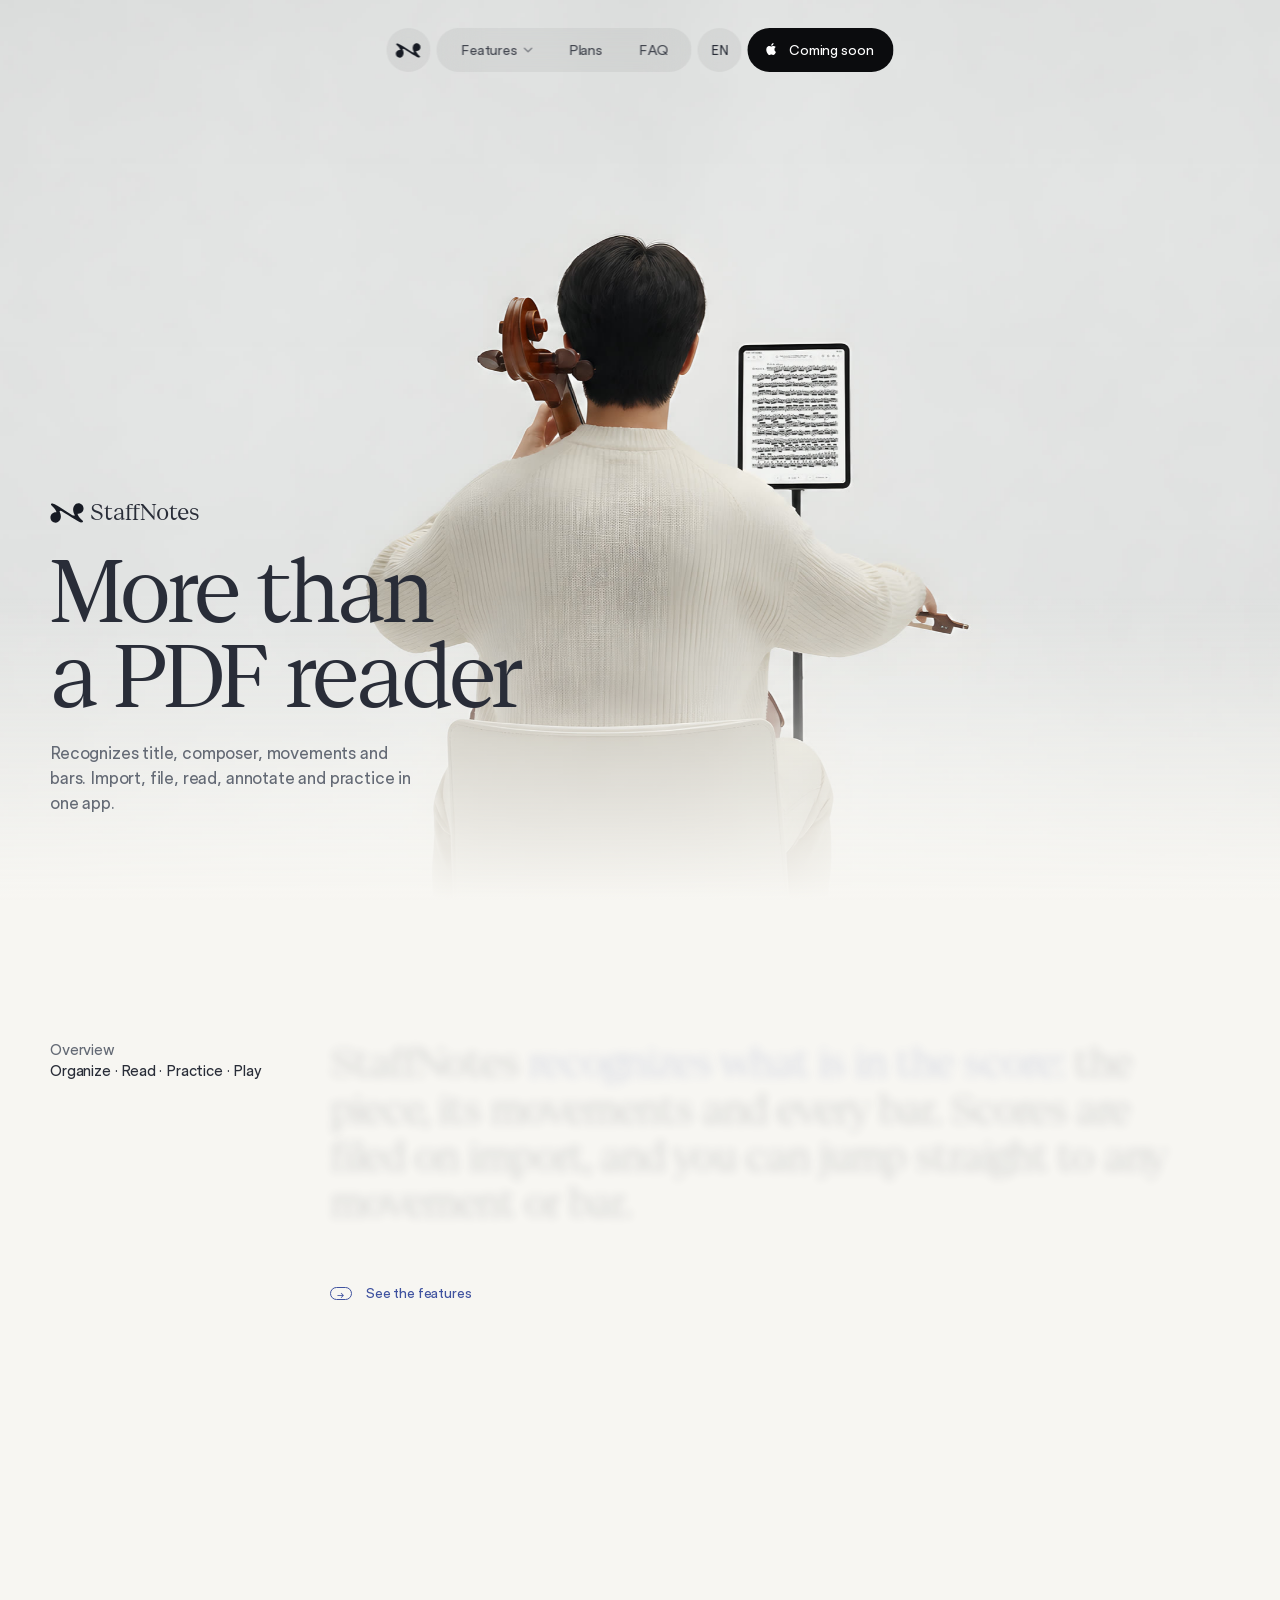
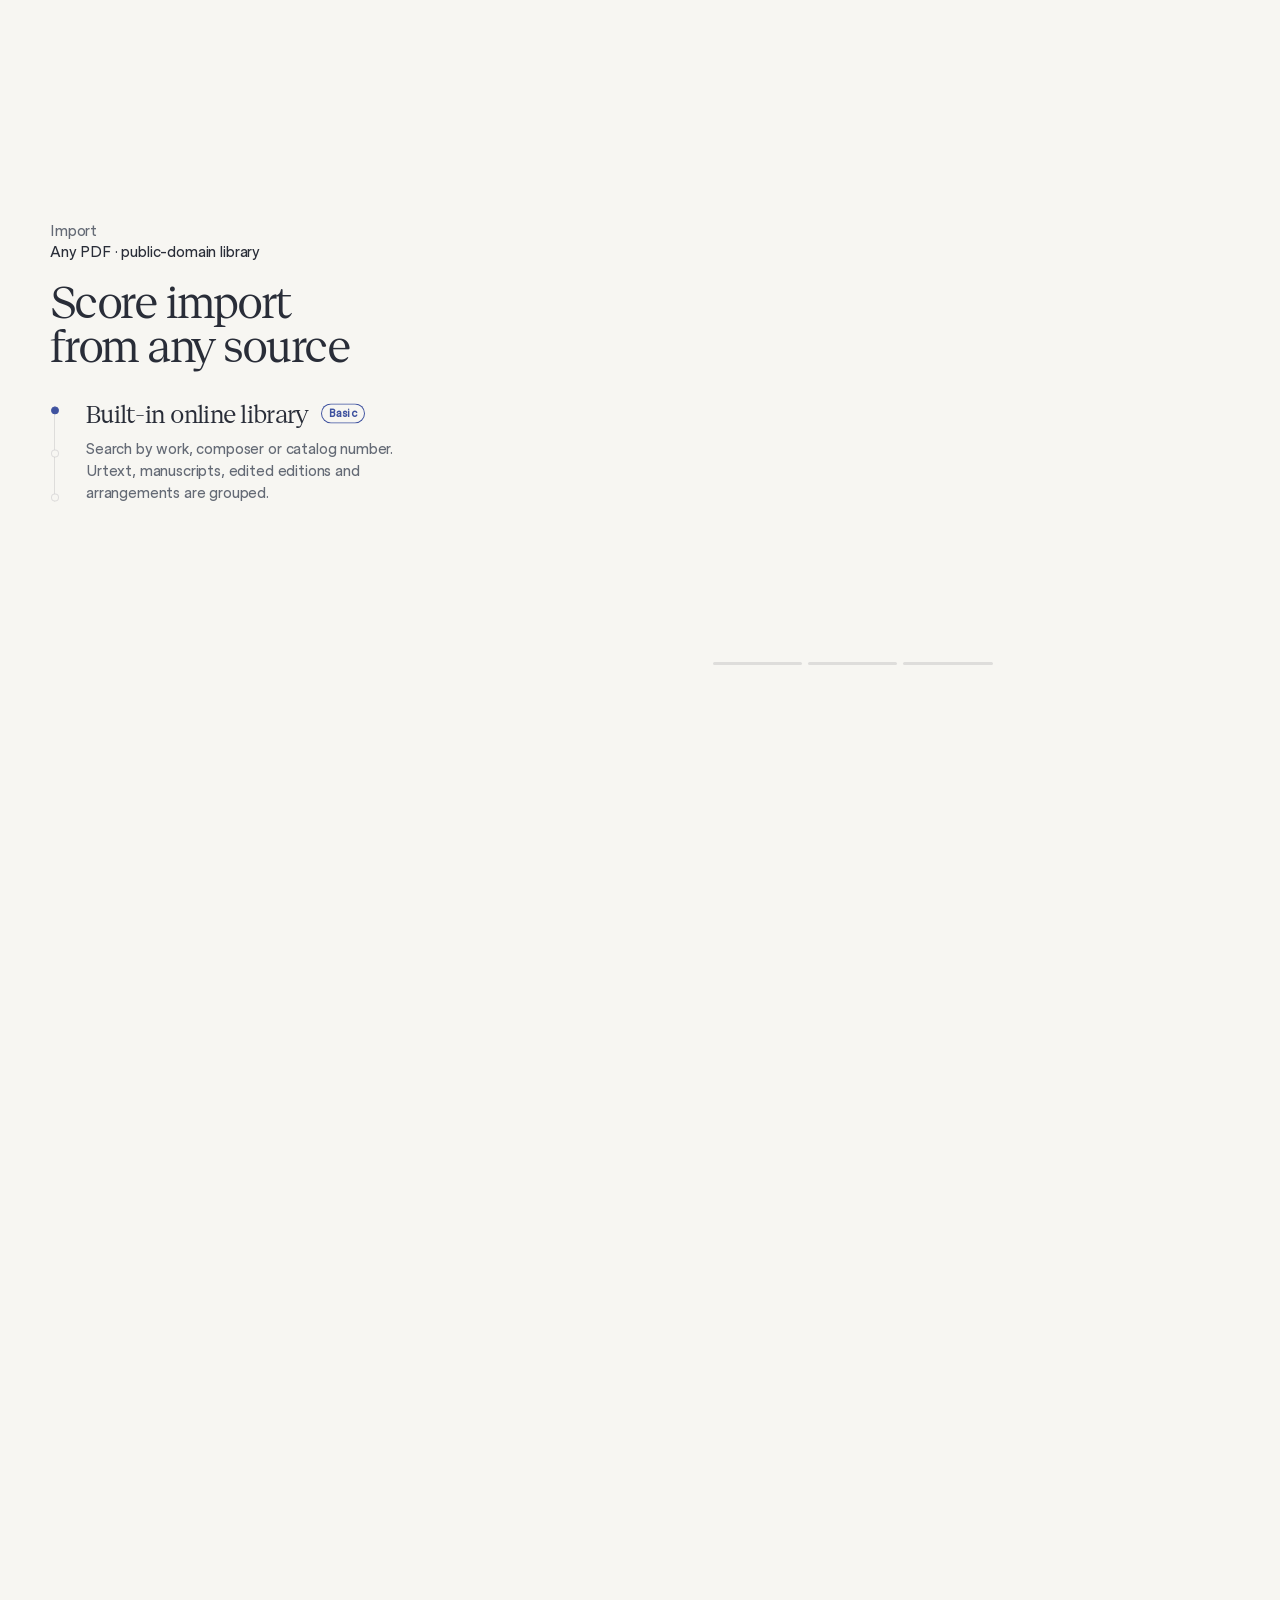
<file: index.html>
<!doctype html>
<html lang="en">
<head>
<meta charset="utf-8">
<script>(()=>{try{const P={zh:'/zh/','zh-hant':'/zh-hant/',de:'/de/'};let l=localStorage.getItem('sn-lang');
if(!l)for(const x of navigator.languages||[navigator.language||'']){const v=x.toLowerCase();if(v.startsWith('en')){l='en';break}if(v.startsWith('de')){l='de';break}
if(v.startsWith('zh')){l=/hant|-tw|-hk|-mo/.test(v)?'zh-hant':'zh';break}}
if(P[l])location.replace(P[l]+location.search+location.hash)}catch(e){}})()</script>
<meta name="robots" content="noindex, nofollow">
<meta name="viewport" content="width=device-width,initial-scale=1">
<title>StaffNotes · More than a PDF reader</title>
<link rel="alternate" hreflang="en" href="https://staffnotes.igmusictech.com/">
<link rel="alternate" hreflang="zh-Hans" href="https://staffnotes.igmusictech.com/zh/">
<link rel="alternate" hreflang="zh-Hant" href="https://staffnotes.igmusictech.com/zh-hant/">
<link rel="alternate" hreflang="de" href="https://staffnotes.igmusictech.com/de/">
<link rel="alternate" hreflang="x-default" href="https://staffnotes.igmusictech.com/">
<link rel="icon" href="favicon.ico" sizes="32x32">
<link rel="icon" href="assets/logo-mark.svg?v=2" type="image/svg+xml">
<style>
/* Goeist Serif Regular by shadcn-labs (license: assets/goeist-serif-OFL.txt). Timeless Serif covers missing symbols. */
@font-face{font-family:"Goeist Serif";src:url(assets/GoeistSerif-Regular.woff2) format("woff2");font-display:swap}
@font-face{font-family:"Timeless Serif";src:url(assets/TimelessSerif-Book.ttf) format("truetype");font-display:swap}
@font-face{font-family:"Timeless Sans";src:url(assets/TimelessSans-W460.ttf) format("truetype");font-display:swap}
/* 中文衬线：App 文件夹名用的思源宋体，取 Regular 一档；只截官网用到的字（字体许可 assets/sn-serif-OFL.txt） */
@font-face{font-family:"SN Serif SC";src:url(assets/sn-serif-sc.woff2?v=02eb800e) format("woff2");font-display:swap}
@font-face{font-family:"SN Serif TC";src:url(assets/sn-serif-tc.woff2?v=918ab453) format("woff2");font-display:swap}
:root{
  --paper:#F7F6F2;--card:#FFFFFF;--well:#EAECEB;--ink:#292D38;--ink2:#646A75;--line:rgba(41,45,56,.12);
  --blue:#3F529F;--night:#171B24;--night2:#232936;--blue-n:#B0BBF0;--on-night:#EEEDE8;--on-night2:#8E94A3;
  --red:#B64C50;--green:#39836B;--gold:#D9AC2B;--purple:#8064AD;
  --serif:"Goeist Serif","Timeless Serif",Georgia,serif;--sans:"Timeless Sans",-apple-system,system-ui,sans-serif;
  --ease:cubic-bezier(.2,.7,.2,1);--wrap:min(1180px,calc(100vw - 48px));
}
/* 中文：拉丁字母用 Goeist Serif；衬线处汉字用思源宋体，其余落到苹方；德语长词自动断字 */
:root:lang(zh-Hans){--serif:"Goeist Serif","Timeless Serif","SN Serif SC",Georgia,"PingFang SC","Noto Sans SC",serif;--sans:"Timeless Sans",-apple-system,system-ui,"PingFang SC","Noto Sans SC",sans-serif}
:root:lang(zh-Hant){--serif:"Goeist Serif","Timeless Serif","SN Serif TC","SN Serif SC",Georgia,"PingFang TC","Noto Sans TC",serif;--sans:"Timeless Sans",-apple-system,system-ui,"PingFang TC","Noto Sans TC",sans-serif}
:root:lang(zh) body{letter-spacing:0}
/* 段落末行不留单个词或孤字（各语言都开） */
p,li,.label,:root:lang(zh) h3{text-wrap:pretty}
/* 德语断字收紧：不到 10 个字母的词不断，断开处前面至少 4 个字、后面至少 5 个（词后的句号也算一个），不再出现 Werknum-mer、Ausga-ben */
:root:lang(de) h1,:root:lang(de) h2,:root:lang(de) h3,:root:lang(de) p,:root:lang(de) li{-webkit-hyphens:auto;hyphens:auto;hyphenate-limit-chars:10 4 5}
/* 标题只断特别长的词（Handschriftliche 这种手机上一行放不下的），不再出现「Gemein- / freie Noten」 */
:root:lang(de) h1,:root:lang(de) h2,:root:lang(de) h3{hyphenate-limit-chars:14 6 6}
/* 中文一个词包在 sn-w 里，词中间不断行（见页尾「中文按词换行」） */
sn-w{white-space:nowrap}
*{box-sizing:border-box;margin:0;padding:0}
html{background:var(--paper)}
body{font-family:var(--sans);font-weight:400;color:var(--ink);background:var(--paper);font-size:16px;line-height:1.45;letter-spacing:-.01em;-webkit-font-smoothing:antialiased;overflow-x:hidden}
a{color:inherit;text-decoration:none}
button{font:inherit;color:inherit;background:none;border:0;cursor:pointer;letter-spacing:inherit}
img{display:block;max-width:100%}
.wrap{width:var(--wrap);margin:0 auto}
.serif{font-family:var(--serif);font-weight:400;letter-spacing:-.025em}
.label{font-size:15px;line-height:1.4}
.label span{display:block;color:var(--ink2)}
.night .label span{color:var(--on-night2)}

/* reveal */
.rv{opacity:0;transform:translateY(16px);filter:blur(8px);transition:opacity .9s var(--ease),transform .9s var(--ease),filter .9s var(--ease);transition-delay:calc(var(--i,0)*60ms)}
.rv.in{opacity:1;transform:none;filter:none}

/* arrow capsule link */
.cap{display:inline-flex;align-items:center;gap:14px;color:var(--blue);font-size:14px}
.cap i{width:22px;height:13px;border:1px solid currentColor;border-radius:8px;display:grid;place-items:center;font-style:normal;font-size:9px;transition:width .35s var(--ease)}
.cap:hover i{width:30px}
.night .cap{color:var(--blue-n)}
.pill{display:inline-flex;align-items:center;height:24px;padding:0 10px;border:1px solid var(--blue);color:var(--blue);border-radius:12px;font-size:13px;transition:background .3s,color .3s}
.pill:hover,.pill.on{background:var(--blue);color:#fff}

/* App Store button */
.store{display:inline-flex;align-items:center;gap:9px;height:44px;padding:0 20px 0 16px;border-radius:22px;background:#0B0C0E;color:#fff;font-family:var(--sans);font-size:14px;letter-spacing:-.01em;transition:transform .3s var(--ease),background .3s}
.store svg{width:16px;height:16px;fill:currentColor;margin-top:-2px}
.store[aria-disabled]{cursor:default}.store:hover{transform:translateY(-1px);background:#000}
.store small{display:block;font-size:9px;opacity:.7;line-height:1;margin-bottom:2px;font-family:var(--sans)}
.store b{display:block;font-weight:400;line-height:1}
.store.light{background:#fff;color:#0B0C0E}

/* NAV */
.nav{position:fixed;top:28px;left:50%;transform:translateX(-50%);z-index:50;display:flex;gap:6px;align-items:center}
.nav .logo{width:44px;height:44px;border-radius:50%;background:rgba(120,120,120,.1);backdrop-filter:blur(20px);-webkit-backdrop-filter:blur(20px);display:grid;place-items:center;transition:background .3s}
/* 标志宽占圆的 56%，跟 App 图标里标志占图标的比例一样（小谭 2026-11-15：原来 67% 偏大） */
.nav .logo .mk{width:25.2px;height:15px;fill:#171B24;transition:fill .3s}
.nav.dark .logo .mk{fill:#F2F2F4}
.links{position:relative;display:flex;height:44px;align-items:center;padding:0 6px;border-radius:999px;background:rgba(120,120,120,.1);backdrop-filter:blur(20px);-webkit-backdrop-filter:blur(20px);transition:background .3s,color .3s}
.links a{position:relative;z-index:1;padding:0 18px;line-height:32px;font-size:14px;font-weight:400;opacity:.85}
.links .slider{position:absolute;top:6px;height:32px;border-radius:999px;background:rgba(255,255,255,.75);transition:left .3s var(--ease),width .3s var(--ease),opacity .3s;opacity:0}
html.veil body>*:not(.nav):not(.totop){opacity:0}
body>*:not(.nav):not(.totop){transition:opacity var(--veil-ms,0ms) ease}
.nav .store{height:44px;border-radius:999px;transition:opacity .35s var(--ease),transform .35s var(--ease),background .3s}
.nav.dark .links,.nav.dark .logo{background:rgba(255,255,255,.08);color:#F2F2F4}
.nav.dark .links .slider{background:rgba(255,255,255,.12)}
/* 功能：五章收进一个下拉，样子照语言下拉；电脑上鼠标移上去或点一下就展开 */
.feat{position:relative;z-index:1}
.feat-btn{display:flex;align-items:center;gap:6px;padding:0 18px;line-height:32px;font-size:14px;font-weight:400;opacity:.85}
.feat-btn svg{width:9px;height:6px;fill:none;stroke:currentColor;stroke-width:1.4;stroke-linecap:round;stroke-linejoin:round;opacity:.6;transition:transform .25s var(--ease)}
.feat.open .feat-btn svg{transform:rotate(180deg)}
.feats{display:none;position:absolute;top:46px;left:50%;transform:translateX(-50%);flex-direction:column;padding:8px;border-radius:18px;background:rgba(246,246,244,.96);box-shadow:0 12px 40px -12px rgba(41,45,56,.25);white-space:nowrap}
.feats::before{content:"";position:absolute;left:0;right:0;top:-14px;height:14px}
.feat.open .feats{display:flex}
.links .feats a{padding:0 24px;line-height:44px;text-align:center}
.feats a[aria-current]{color:var(--blue);opacity:1}
.nav.dark .feats{background:rgba(28,30,36,.96);color:#F2F2F4}
.nav.dark .feats a[aria-current]{color:#B0BBF0}
.nav.dark .store{background:#fff;color:#0B0C0E}
.menu-btn{display:none}
/* 语言：电脑在菜单右边、App Store 左边，手机挨着 Menu；下拉照手机菜单的样子，挂在按钮正下方。导航条宽度跟内容走，长语言不挤折行 */
.nav{width:max-content}
.lang{position:relative}
.lang-btn{height:44px;min-width:44px;padding:0 12px;border-radius:999px;background:rgba(120,120,120,.1);backdrop-filter:blur(20px);-webkit-backdrop-filter:blur(20px);font-size:13px;font-weight:500;letter-spacing:.02em;transition:background .3s,color .3s}
.nav.dark .lang-btn,.nav.dark .menu-btn{background:rgba(255,255,255,.08);color:#F2F2F4}
.langs{display:none;position:absolute;top:52px;left:50%;transform:translateX(-50%);flex-direction:column;padding:8px;border-radius:18px;background:rgba(246,246,244,.96);box-shadow:0 12px 40px -12px rgba(41,45,56,.25);white-space:nowrap}
.nav.dark .langs{background:rgba(28,30,36,.96);color:#F2F2F4}
.lang.open .langs{display:flex}
.langs a{line-height:44px;padding:0 24px;text-align:center;font-size:14px;opacity:.85}
.langs a[aria-current]{color:var(--blue);opacity:1}
.nav.dark .langs a[aria-current]{color:#B0BBF0}

/* HERO */
.hero{position:relative;height:100vh;min-height:640px;overflow:hidden;background:#DCDEDD}
.hero .img{position:absolute;inset:-20px;background:url(assets/hero.jpg) 52% 45%/cover no-repeat;transform-origin:50% 60%;will-change:transform;animation:heroIn 1.6s var(--ease) both}
@keyframes heroIn{from{transform:scale(1.06);filter:blur(10px);opacity:.4}to{transform:scale(1);filter:none;opacity:1}}
.hero::after{content:"";position:absolute;left:0;right:0;bottom:0;height:34%;background:linear-gradient(to bottom,rgba(247,246,242,0),var(--paper));pointer-events:none}
.hero .copy{position:absolute;left:max(24px,calc(50vw - 590px));bottom:7vh;z-index:2;will-change:transform,opacity}
.brand{display:flex;align-items:center;gap:10px;font-family:var(--serif);font-size:22px;margin-bottom:20px}
.brand .bm{display:grid;place-items:center;width:30px;height:30px}
.brand .mk{width:34px;height:20px;fill:#171B24}
footer .brand .mk{fill:#F2F2F4}
.hero h1{font-family:var(--serif);font-weight:400;font-size:clamp(56px,6.8vw,108px);line-height:.98;letter-spacing:-.035em;margin-bottom:22px}
.hero h1 .w{display:inline-block;opacity:0;transform:translateY(.35em);filter:blur(8px);animation:wordIn 1.1s var(--ease) forwards;animation-delay:calc(.35s + var(--i)*90ms)}
@keyframes wordIn{to{opacity:1;transform:none;filter:none}}
.hero .sub{font-size:17px;color:var(--ink2);max-width:380px;margin-bottom:22px}

/* STATEMENT */
.grid2{display:grid;grid-template-columns:240px 1fr;gap:0 40px}
.statement{padding:140px 0 180px}
.big{font-family:var(--serif);font-size:clamp(28px,3.1vw,42px);line-height:1.18;letter-spacing:-.025em;max-width:840px}
.big .w{opacity:.16;filter:blur(5px);transition:opacity .25s linear,filter .25s linear}
.big .w.on{opacity:1;filter:none}
.big .hl{color:var(--blue)}
.statement .cap{margin-top:56px}

/* SHOWCASE */
.show{position:relative;padding:40px 0 120px}
.show h2,.sec-title{font-family:var(--serif);font-weight:400;font-size:clamp(44px,5.4vw,80px);line-height:1;letter-spacing:-.035em}
/* 批注 87：大标题、小标题按宽度自动均衡换行，手机上不再剩一个词孤零零掉到下一行 */
h1,h2,h3{text-wrap:balance}
/* 原来用 <br> 手动断成两句，后一句太长时会被挤成「It knows the / piece.」；改成两段，每段各自均衡换行 */
.ln{display:block}
/* 手机上首页大标题缩到「Sheet music that」放得下一行，不再拆成「Sheet / music that」 */
@media (max-width:440px){ .hero h1{font-size:13.2vw} }
.show-head{display:flex;justify-content:space-between;align-items:flex-end;margin-bottom:80px}
.show-head p{max-width:320px;color:var(--ink2);font-size:15px}
#features .show-head{margin-bottom:0}#features .fx{margin-top:-10vh}#features{padding-bottom:0}#features .fx{margin-bottom:-12vh}
/* recognition → library: a short pinned stage; once in view the four beats play through on their own */
.fx{position:relative;height:150vh}
.fx-pin{position:sticky;top:0;height:100vh;display:grid;grid-template-columns:4fr 8fr;gap:48px;align-items:center}
.fx-copy{position:relative;padding-left:32px}
.fx-nodes{position:absolute;left:0;top:4px;bottom:4px;width:1px;background:var(--line);display:flex;flex-direction:column;justify-content:space-between}
.fx-nodes::before{content:"";position:absolute;left:0;top:0;width:1px;height:calc(var(--b,0)*100%/3);background:var(--blue);transition:height .9s var(--ease)}
.fx-nodes i{position:relative;left:-3.5px;width:8px;height:8px;border-radius:50%;background:var(--paper);border:1px solid var(--line);transition:border-color .5s,background .5s}
.fx-nodes i.on{border-color:var(--blue);background:var(--blue)}
.fx-beats{display:grid}
/* 换拍不叠影：旧的 .2s 内淡掉（不再糊着停在原地），新的等它走完再淡入、升上来 */
.fx-beat{grid-area:1/1;opacity:0;transform:translateY(14px);filter:blur(6px);transition:opacity .2s ease,filter .2s ease,transform 0s .2s;pointer-events:none}
.fx-beat.on{opacity:1;transform:none;filter:none;transition:opacity .5s var(--ease) .2s,transform .7s var(--ease) .2s,filter .5s var(--ease) .2s;pointer-events:auto}
.fx-beat .n{font-size:12px;color:var(--blue);margin-bottom:18px}
.fx-beat h3{font-family:var(--serif);font-weight:400;font-size:clamp(30px,3vw,44px);line-height:1.05;letter-spacing:-.03em;margin-bottom:18px;max-width:400px}
.fx-beat p{font-size:16px;color:var(--ink2);max-width:340px}
.fx-stage{display:grid;place-items:center;gap:18px}
.fx-prog{display:flex;gap:6px;width:min(280px,60%)}
.fx-prog button{flex:1;height:20px;padding:0;border:0;background:none;cursor:pointer;display:grid;align-items:center}
.fx-prog i{display:block;height:3px;border-radius:2px;background:var(--line);overflow:hidden;transition:background .2s}
.fx-prog i::after{content:"";display:block;height:100%;width:calc(var(--p,0)*100%);background:var(--blue);border-radius:inherit}
.fx-prog button:hover i{background:rgba(41,45,56,.2)}
.fx-prog button:focus-visible{outline:2px solid var(--blue);outline-offset:2px;border-radius:4px}
.fx-sim{width:min(100%,calc(78vh * 780 / 580))}

/* simulated app screens: components/NAME.js draws inside */
.sim{position:relative;width:100%;aspect-ratio:834/1194;overflow:hidden;border-radius:17px;background:var(--paper);container-type:inline-size}
.sim.land{aspect-ratio:1194/834}
.sim:not(.ready)::before{content:"";position:absolute;inset:0;background:linear-gradient(180deg,rgba(41,45,56,.045),rgba(41,45,56,.02) 30%,rgba(41,45,56,.045));animation:simPh 1.8s ease-in-out infinite}
.sim:not(.ready)::after{content:"";position:absolute;left:8%;right:8%;top:5%;height:4.5%;border-radius:999px;background:rgba(41,45,56,.06)}
@keyframes simPh{50%{opacity:.55}}
.night .sim{background:#20252F}

/* GIANT */
.giant{padding:160px 0 140px;overflow:hidden}
.giant .words{position:relative;text-align:center;color:var(--blue);font-family:var(--serif);font-size:clamp(84px,12.5vw,196px);line-height:.95;letter-spacing:-.045em;user-select:none}
.giant .words div{will-change:transform;white-space:nowrap}
/* follow: pinned page, three beats — numbers → follow box → full page turn (App: ReaderFollowOverlay, pager slides the whole page) */
#follow.giant{overflow:visible;overflow-x:clip}
#follow.giant{padding:60px 0 80px}
.fl{position:relative;height:300vh}
/* the page floats over the giant title and leans after the pointer, as before; copy sits right of the page, on its bottom edge */
.fl-pin{position:sticky;top:0;height:100vh;overflow:hidden}
.fl-pin .words{position:absolute;left:0;right:0;top:50%;transform:translateY(-50%)}
.fl-copy{position:absolute;z-index:2;left:calc(50% + var(--pw)/2 + 56px);bottom:calc(50% - 30px - var(--pw)*831/1200);width:min(300px,calc((100vw - var(--pw))/2 - (100vw - var(--wrap))/2 - 56px))}
.fl-copy .prolabel{margin-bottom:22px}
.fl-body{position:relative;padding-left:32px}
.fl-nodes{position:absolute;left:0;top:4px;bottom:4px;width:1px;background:var(--line);display:flex;flex-direction:column;justify-content:space-between}
.fl-nodes::before{content:"";position:absolute;left:0;top:0;width:1px;height:calc(var(--b,0)*100%/2);background:var(--blue);transition:height .9s var(--ease)}
.fl-nodes i{position:relative;left:-3.5px;width:8px;height:8px;border-radius:50%;background:var(--paper);border:1px solid var(--line);cursor:pointer;transition:border-color .5s,background .5s}
.fl-nodes i::after{content:"";position:absolute;inset:-10px}
.fl-nodes i.on{border-color:var(--blue);background:var(--blue)}
.fl-beats{display:grid}
.fl-beat{grid-area:1/1;opacity:0;transform:translateY(14px);filter:blur(6px);transition:opacity .6s var(--ease),transform .8s var(--ease),filter .6s var(--ease);pointer-events:none}
.fl-beat.on{opacity:1;transform:none;filter:none;transition-delay:.12s;pointer-events:auto}
.fl-beat .n{font-size:12px;color:var(--blue);margin-bottom:18px}
.fl-beat .n{margin-bottom:12px}
.fl-beat h3{font-family:var(--serif);font-weight:400;font-size:clamp(24px,2.1vw,32px);line-height:1.05;letter-spacing:-.03em;margin-bottom:12px}
.fl-beat p{font-size:15px;color:var(--ink2)}
#follow{--pw:min(calc((100vh - 170px)*1200/1662),46vw)}
.page{position:absolute;left:50%;top:calc(50% + 30px);width:var(--pw);margin:calc(var(--pw)*-1662/2400) 0 0 calc(var(--pw)/-2);aspect-ratio:1200/1662;will-change:transform;border-radius:14px;overflow:hidden;background:#FCF8F3;container-type:inline-size;box-shadow:0 1px 2px rgba(23,27,36,.08),0 30px 60px -30px rgba(23,27,36,.35)}
.page .pg{position:absolute;inset:0}
.page .pg img{display:block;width:100%;height:100%}
/* whole-page turn as in the App's pager: both pages slide left together, 12pt apart */
.page .pg{transition:transform .5s cubic-bezier(.25,.8,.25,1)}
.page .pg.b{transform:translateX(calc(100% + 1.17cqw))}
.page[data-p="full"] .pg.a{transform:translateX(calc(-100% - 1.17cqw))}
.page[data-p="full"] .pg.b{transform:none}
/* sizes in iPad points × page width/1024: box border 2pt and radius 4pt at page scale 1.72; numbers 18pt medium on white 80% */
.page .box{position:absolute;border:.336cqw solid rgba(63,82,159,.55);border-radius:.674cqw;background:rgba(63,82,159,.14);opacity:0;pointer-events:none}
.page .mn{position:absolute;transform:translateY(-50%);height:2.34cqw;min-width:2.34cqw;padding:0 .39cqw;border-radius:2cqw;background:rgba(255,255,255,.8);box-shadow:0 .1cqw .2cqw rgba(0,0,0,.1);color:#3F529F;font:500 1.758cqw/2.34cqw -apple-system,system-ui,sans-serif;letter-spacing:0;text-align:center;opacity:0;transition:opacity .4s var(--ease) var(--d,0ms)}
.page.nums .mn{opacity:1}
.page.rev .mn{transition-duration:.15s;transition-delay:0s}
.giant .under{display:flex;justify-content:space-between;align-items:flex-end;margin-top:120px;gap:40px}
.giant .under p{max-width:420px;color:var(--ink2);font-size:17px}
.giant .under .txt{max-width:440px}
.giant .under h3{font-weight:400;font-size:clamp(24px,2.2vw,30px);letter-spacing:-.025em;line-height:1.1;margin-bottom:12px}
#ftext{display:grid}
#ftext>*{grid-area:1/1;transition:opacity .45s var(--ease),transform .55s var(--ease)}
#ftext>:not(.on){opacity:0;transform:translateY(8px);pointer-events:none}
.giant .under p{color:var(--ink2);font-size:17px}
.indepth{display:flex;flex-direction:column;align-items:flex-end;gap:10px;font-size:13px;color:var(--ink2)}
.indepth div{position:relative;display:flex;gap:6px}
.pill{position:relative;z-index:1}
.indepth .pill.on{background:none;color:#fff}
.indepth .pill.on:hover{background:none}
.indepth .psl{position:absolute;top:0;height:24px;border-radius:12px;background:var(--blue);transition:left .45s var(--ease),top .45s var(--ease),width .45s var(--ease)}
.prolabel{display:inline-flex;align-items:center;gap:8px;font-size:15px;color:var(--blue)}
.prolabel::before{content:"";width:7px;height:7px;border-radius:50%;background:currentColor}
.night .prolabel{color:var(--blue-n)}

/* NIGHT */
.night{background:var(--night);color:var(--on-night)}
.tools{padding:150px 0 40px}
.tools .intro h2{font-family:var(--serif);font-weight:400;font-size:clamp(36px,3.8vw,56px);line-height:1.05;letter-spacing:-.03em;max-width:700px}
.tools .intro .lead{font-size:14px;margin-bottom:14px}
.tools .intro .lead span{display:block;color:var(--ink2)}
/* practice: one panel, three tools; pinned, the wheel steps metronome → tuner → reference, each plays on its own clock */
.pr{position:relative;height:300vh}
#practice .tools{padding-bottom:0}#pr{margin-top:-20vh}
.pr-pin{position:sticky;top:0;height:100vh;display:grid;grid-template-columns:7fr 5fr;gap:48px;align-items:center}
.pr-stage{display:grid;place-items:center}
.pr-sim{width:min(100%,340px,calc(42vh * 440 / 560));aspect-ratio:440/560}
#practice .pr-sim.sim{width:min(100%,340px,calc(42vh * 440 / 560));height:auto;aspect-ratio:440/560;background:none;border-radius:0;overflow:visible}
.pr-copy{position:relative;padding-left:32px}
.pr-nodes{position:absolute;left:0;top:4px;bottom:4px;width:1px;background:var(--line);display:flex;flex-direction:column;justify-content:space-between}
.pr-nodes::before{content:"";position:absolute;left:0;top:0;width:1px;height:calc(var(--b,0)*100%/2);background:var(--blue);transition:height .9s var(--ease)}
.pr-nodes i{position:relative;left:-3.5px;width:8px;height:8px;border-radius:50%;background:var(--paper);border:1px solid var(--line);transition:border-color .5s,background .5s}
.pr-nodes i.on{border-color:var(--blue);background:var(--blue)}
.pr-beats{display:grid}
.pr-beat{grid-area:1/1;opacity:0;transform:translateY(14px);filter:blur(6px);transition:opacity .6s var(--ease),transform .8s var(--ease),filter .6s var(--ease);pointer-events:none}
.pr-beat.on{opacity:1;transform:none;filter:none;transition-delay:.12s;pointer-events:auto}
.pr-beat .n{font-size:12px;color:var(--blue);margin-bottom:18px}
.pr-beat h3{font-family:var(--serif);font-weight:400;font-size:clamp(30px,3vw,44px);line-height:1.05;letter-spacing:-.03em;margin-bottom:18px;max-width:400px}
.pr-beat p{font-size:16px;color:var(--ink2);max-width:340px}

/* DICTIONARY */
.dictsec{position:relative;padding:150px 0}
.dictsec .pin{display:grid;grid-template-columns:minmax(300px,1fr) auto;align-items:center;gap:56px}
.dictsec h2{font-family:var(--serif);font-weight:400;font-size:clamp(44px,5.2vw,80px);line-height:1;letter-spacing:-.035em;margin:22px 0 26px}
.dictsec p{color:var(--on-night2);max-width:420px;font-size:17px}
.dictsec .terms{display:flex;flex-wrap:wrap;gap:8px;margin-top:34px;max-width:440px}
.dictsec .terms button{font-family:var(--serif);font-size:16px;padding:4px 12px;border-radius:14px;border:1px solid rgba(255,255,255,.14);background:none;color:var(--on-night);cursor:pointer;transition:background .2s,border-color .2s,color .2s}
.dictsec .terms button:hover{border-color:rgba(255,255,255,.4)}
.dictsec .terms button.on{background:var(--on-night);border-color:var(--on-night);color:#0E1117}
.dictsec .frame{width:min(760px,56vw)}
.dictsec .sim{aspect-ratio:auto;overflow:visible;background:none;border-radius:0}

/* SKETCH: crayon board and Apple Music share one pinned stage; the wheel steps through four beats */
.sketch{padding:0}
.skp{position:relative;height:460vh}
.sk-pin{position:sticky;top:0;height:100vh;padding:96px 0 36px;display:grid;grid-template-columns:auto minmax(0,1fr);gap:72px;align-items:center}
.sk-stage{position:relative;height:calc(100vh - 132px);max-height:900px;aspect-ratio:834/1194}
.sk-frame{position:absolute;inset:0;border-radius:18px;background:#fff;overflow:hidden;box-shadow:0 1px 2px rgba(41,45,56,.06),0 18px 50px rgba(41,45,56,.10);transition:opacity .6s var(--ease),transform .8s var(--ease),filter .6s var(--ease)}
.sk-frame .sim{border-radius:18px}
.sk-frame .sim.am{position:absolute;inset:0;background:none;aspect-ratio:auto;z-index:2;pointer-events:none}
.sk-copy{display:grid;align-self:center;max-width:520px}
.sk-seg{display:inline-flex;gap:2px;padding:3px;border-radius:999px;background:rgba(41,45,56,.06);margin-bottom:40px;justify-self:start}
.sk-seg button{all:unset;cursor:pointer;height:30px;line-height:30px;padding:0 14px;border-radius:999px;font-size:13px;color:var(--ink2);transition:background .3s,color .3s}
.sk-seg button.on{background:#fff;color:var(--ink);box-shadow:0 1px 2px rgba(41,45,56,.12)}
.sk-seg button:focus-visible{outline:2px solid var(--blue);outline-offset:2px}
.sk-gs{display:grid}
.sk-g{grid-area:1/1;opacity:0;transform:translateY(14px);filter:blur(6px);transition:opacity .6s var(--ease),transform .8s var(--ease),filter .6s var(--ease);pointer-events:none}
.sk-g.on{opacity:1;transform:none;filter:none;transition-delay:.12s;pointer-events:auto}
.sk-g .label{margin-bottom:18px}
.sk-g h2.sec-title{font-size:clamp(40px,4.2vw,62px)}
.sk-g>p{color:var(--ink2);max-width:440px;margin:18px 0 30px;font-size:16px}
.sk-g ul{list-style:none}
.sk-g li{border-top:1px solid var(--line);padding:14px 0;font-size:15px;cursor:pointer;transition:color .3s;outline:none}
.sk-g li span{display:block;font-size:13px;color:var(--ink2);max-height:0;overflow:hidden;transition:max-height .45s var(--ease)}
.sk-g li:hover span,.sk-g li.on span{max-height:80px}
.sk-g li:hover,.sk-g li.on,.sk-g li:focus-visible{color:var(--blue)}
@media (max-width:900px){
  .sketch{padding:100px 0 60px}
  .skp{height:auto}
  .sk-pin{position:static;height:auto;padding:0;display:flex;flex-direction:column;gap:34px}
  .sk-copy,.sk-gs,.sk-stage{display:contents}
  .sk-seg{display:none}
  .sk-g,.sk-g.on{opacity:1;transform:none;filter:none;pointer-events:auto}
  .sk-g.pen{order:1}.sk-g.mus{order:2;margin-top:20px}.sk-frame.pen{order:3}
  .sk-frame{position:relative;inset:auto;width:100%;aspect-ratio:834/1194}
  .sk-frame.mus{aspect-ratio:834/1194}
}
.ghost{display:inline-flex;align-items:center;height:30px;padding:0 14px;border:1px solid var(--line);border-radius:15px;font-size:13px;transition:border-color .3s}
.ghost:hover{border-color:var(--ink)}

/* LIBRARY */
.lib{padding:24px 0 40px}
/* 左栏放宽到放得下「sorted and named.」一行，不再剩「named.」单独一行 */
.lib .cols{display:grid;grid-template-columns:1.25fr 1fr;gap:60px;align-items:center}
.lib .cols p{color:var(--ink2);max-width:400px;margin-top:22px;font-size:16px}
.lib .cols .cap{margin-top:36px}
.ed{background:var(--card);border-radius:32px;padding:34px 34px 20px}
.ed .ttl{text-align:center;font-size:14px;font-weight:400;margin-bottom:26px}
.ed h4{font-weight:400;font-size:19px}
.ed .by{color:var(--ink2);font-size:14px;margin-bottom:22px}
.chips{position:relative;display:flex;flex-wrap:wrap;gap:4px;padding:4px;background:var(--well);border-radius:14px;margin-bottom:18px}
.chips button{position:relative;z-index:1;font-size:13px;padding:6px 11px;border-radius:10px;font-weight:400;color:var(--ink2);transition:color .3s}
.chips button.on{color:var(--ink)}
.chips .sl{position:absolute;background:#fff;border-radius:10px;box-shadow:0 1px 3px rgba(41,45,56,.08);transition:left .5s var(--ease),top .5s var(--ease),width .5s var(--ease),height .5s var(--ease)}
.list{position:relative;transition:height .45s var(--ease)}
.ver{display:flex;align-items:center;gap:16px;padding:12px 0;border-top:1px solid var(--line);transition:opacity .3s,transform .35s var(--ease)}
.ver .th{width:38px;height:50px;border-radius:4px;background:#FBF9F3;outline:1px solid var(--line);flex:none}
.ver .tx{font-size:14px;line-height:1.35}
.ver .tx span{display:block;color:var(--ink2);font-size:12px}
.ver .badge{margin-left:auto;font-size:11px;color:var(--blue);border:1px solid var(--blue);border-radius:8px;padding:0 7px;line-height:17px}
.ver.out{display:none}
.ver.leaving{position:absolute;left:0;right:0;pointer-events:none}

/* BAND */
.band{position:relative;color:#fff;padding:150px 0;overflow:hidden}
.band .bg{position:absolute;inset:0;background:var(--blue);clip-path:inset(0 50% 0 50%);will-change:clip-path}
.band .wrap{position:relative;display:grid;grid-template-columns:1fr;gap:0 0}
.band .num{font-size:14px;padding-top:14px}
.band h2{font-family:var(--serif);font-weight:400;font-size:clamp(44px,5vw,76px);letter-spacing:-.035em;line-height:1}
.band p{max-width:420px;margin:24px 0 70px;font-size:16px;opacity:.85}
.band .cap{color:#fff;font-size:18px}
.band .cap i{width:18px;height:34px;border-radius:9px;font-size:11px}

/* PRICING */
.pricing{padding:160px 0 140px}
.pricing .head{display:grid;grid-template-columns:240px 1fr;gap:40px;margin-bottom:64px}
.plans{display:grid;grid-template-columns:1fr 1fr;gap:20px}
.plan{background:var(--card);border-radius:32px;padding:40px 40px 34px;border:1px solid transparent;transition:background .35s,border-color .35s}
.plan:hover{background:#FCFBF8;border-color:var(--line)}
.plan.pro{border-color:var(--blue)}
.pill.basic:hover{background:none;color:var(--blue)}
.plan .top{display:flex;justify-content:space-between;align-items:baseline}
.plan h3{font-family:var(--serif);font-weight:400;font-size:40px;letter-spacing:-.03em}
.plan .price{font-size:13px;color:var(--ink2);margin:6px 0 30px}
.plan .price b{font-family:var(--serif);font-weight:400;font-size:30px;letter-spacing:-.02em;color:var(--ink);margin:0 2px}
/* 价格数字先不公开：清单直接接在方案名下面 */
.plan .top+ul{margin-top:28px}
.plan ul{list-style:none}
.plan li{display:flex;gap:14px;padding:12px 0;border-top:1px solid var(--line);font-size:15px}
.plan li::before{content:"";flex:none;width:6px;height:6px;border-radius:50%;margin-top:8px;border:1px solid var(--blue)}
.plan.pro li.plus::before{background:var(--blue)}
.plans-cta{display:flex;justify-content:center;margin-top:56px}

/* FAQ */
.faq{padding:40px 0 170px}
.faq .grid2{align-items:start}
.qa{border-top:1px solid var(--line)}
.qa:last-child{border-bottom:1px solid var(--line)}
.qa button{width:100%;display:flex;justify-content:space-between;align-items:center;text-align:left;padding:24px 0;font-size:clamp(19px,1.7vw,23px);letter-spacing:-.025em;font-weight:400;text-wrap:balance}
.qa button i{font-style:normal;width:24px;height:24px;border-radius:50%;border:1px solid var(--line);display:grid;place-items:center;font-size:15px;transition:transform .35s var(--ease),border-color .3s;flex:none;margin-left:20px}
.qa.open button i{transform:rotate(45deg);border-color:var(--ink)}
.qa .a{display:grid;grid-template-rows:0fr;transition:grid-template-rows .35s var(--ease)}
.qa .a>div{overflow:hidden}
.qa .a p{padding:0 60px 26px 0;color:var(--ink2);max-width:640px}
.qa.open .a{grid-template-rows:1fr}

/* END + FOOTER */
.end{padding:170px 0 120px;text-align:center}
.end h2{font-family:var(--serif);font-weight:400;font-size:clamp(90px,13vw,210px);line-height:.9;letter-spacing:-.05em;margin-bottom:46px}
.end p{color:var(--on-night2);margin-bottom:30px}
footer{padding:80px 0 34px;border-top:1px solid rgba(255,255,255,.08)}
footer .cols{display:grid;grid-template-columns:240px 1fr 1fr;gap:40px}
footer .n{font-size:12px;color:var(--on-night2)}
footer ul{list-style:none}
footer li a{font-size:clamp(20px,1.9vw,25px);letter-spacing:-.025em;line-height:1.5;transition:color .3s}
footer li a:hover{color:var(--blue-n)}
footer .legal{display:flex;gap:24px;margin-top:110px;font-size:12px;color:var(--on-night2)}
footer .legal span{margin-left:auto;white-space:nowrap}
/* 德语两个链接很长，手机上 © 那一行放到下面，不再挤成两行 */
@media (max-width:440px){:root:lang(de) footer .legal{flex-wrap:wrap;row-gap:10px}:root:lang(de) footer .legal span{flex-basis:100%;margin-left:0}}

/* 回到顶部和右下角播放键一个样子：白色圆按钮，41 px，离边 20 px */
.totop{position:fixed;right:20px;top:auto;bottom:20px;z-index:45;width:41px;height:41px;box-sizing:border-box;border-radius:50%;background:#fff;border:1px solid rgba(23,27,36,.16);box-shadow:0 4px 16px rgba(23,27,36,.10);display:grid;place-items:center;opacity:0;transform:translateY(8px)}
.totop .mk{width:20px;height:12px;fill:#171B24}
.totop.on{opacity:1;transform:none}
.totop{transition:opacity .4s,transform .4s,bottom .4s cubic-bezier(.2,.7,.2,1),background .3s}
.totop.lift{bottom:84px}
.totop:hover{background:#F2F3F7}

@media (max-width:900px){
  .links{display:none}.menu-btn{display:flex;height:44px;align-items:center;padding:0 16px;border-radius:999px;background:rgba(120,120,120,.1);backdrop-filter:blur(20px);font-size:14px}
  .nav{width:calc(100vw - 32px);justify-content:space-between}.nav .store{order:3}
  .nav{justify-content:flex-start}.menu-btn{margin-left:auto}.lang{margin-right:auto}
  /* 手机：语言和 Menu 两个气泡一样宽 */
  .menu-btn,.lang-btn{width:64px;min-width:0;padding:0;justify-content:center}
  .grid2,.row,.sketch .head,.pricing .head,footer .cols{grid-template-columns:1fr}
  .label{margin-bottom:22px}
  .show-head{display:block;margin-bottom:40px}
  #features .show-head{margin-bottom:40px}#features .fx{margin-top:0;margin-bottom:0}#features{padding-bottom:60px}
  .fx{height:auto}.fx-pin{position:static;height:auto;display:flex;flex-direction:column-reverse;gap:34px}.fx-stage,.fx-sim{width:100%}
  .fx-copy{padding-left:0}.fx-nodes{display:none}.fx-beats{display:flex;flex-direction:column;gap:30px}
  .fx-beat{opacity:.3;transform:none;filter:none}.fx-beat.on{opacity:1}.fx-beat .n{margin-bottom:10px}.fx-beat h3{font-size:30px;margin-bottom:10px}
  .fl{height:auto}.fl-pin{position:static;height:auto;overflow:visible;display:flex;flex-direction:column;padding:0 24px}
  .fl-pin .words{position:relative;top:auto;transform:none;font-size:15vw;margin:0 -24px}
  #follow{--pw:calc(100vw - 48px)}.page{position:relative;left:auto;top:auto;margin:-2vw 0 0}
  .fl-copy{position:static;order:2;width:auto;margin-top:40px}
  .fl-body{padding-left:0}.fl-nodes{display:none}.fl-beats{display:flex;flex-direction:column;gap:30px}
  .fl-beat{opacity:.3;transform:none;filter:none;pointer-events:auto}.fl-beat.on{opacity:1}.fl-beat .n{margin-bottom:10px}.fl-beat h3{font-size:30px;margin-bottom:10px}
  .tools{padding:110px 0 30px}
  #pr{margin-top:0}
  .pr{height:auto;padding-bottom:90px}.pr-pin{position:static;height:auto;display:flex;flex-direction:column;gap:34px}.pr-stage,#practice .pr-sim.sim{width:100%}
  .pr-copy{padding-left:0}.pr-nodes{display:none}.pr-beats{display:flex;flex-direction:column;gap:30px}
  .pr-beat{opacity:.3;transform:none;filter:none}.pr-beat.on{opacity:1}.pr-beat .n{margin-bottom:10px}.pr-beat h3{font-size:30px;margin-bottom:10px}
  .dictsec{padding:110px 0}.dictsec .pin{grid-template-columns:1fr;gap:44px}.dictsec .frame{width:100%}
  .giant .under{flex-direction:column;align-items:flex-start}.indepth{align-items:flex-start}.indepth div{flex-wrap:wrap}.indepth .pill{white-space:nowrap}
  .board-wrap,.lib .cols,.plans{grid-template-columns:1fr}
}
@media (prefers-reduced-motion:reduce){
  *,*::before,*::after{animation:none!important;transition:none!important}
  .rv,.hero h1 .w{opacity:1!important;transform:none!important;filter:none!important}
  .big .w{opacity:1;filter:none}
}
</style>
<link rel="stylesheet" href="components/r13/dot-r13.css?v=985757d0">
<link rel="stylesheet" href="components/r13/onescore-r13.css?v=985757d0">
<script src="components/r13/i18n-r13.js?v=985757d0"></script>
</head>
<body>
<svg width="0" height="0" style="position:absolute" aria-hidden="true"><symbol id="sn-mark" viewBox="145 248 510 302"><g data-key="q8xqzuy8nm" transform="translate(400 399.3127136230469) rotate(-90) scale(1 -1)"><path  transform="scale(1.1682242990654206) translate(-125 -214)" d="M92 132C91 128 90 123 90 120C91 116 93 114 97 114C107 114 123 126 130 128C141 132 155 135 169 135C178 135 187 133 195 131C205 129 214 124 223 118C238 106 250 88 250 67C250 30 220 0 183 0C146 0 116 30 116 67V77C83 77 33 17 26 11C22 9 19 7 16 7C8 7 4 18 4 28V34C7 57 24 83 37 102C50 120 59 139 71 157C89 187 108 216 125 246C131 255 155 284 155 300C155 303 154 306 152 308C151 309 149 310 147 310C139 310 126 302 120 300C109 296 95 293 81 293C72 293 63 295 55 297C45 299 36 304 27 310C12 322 0 340 0 361C0 398 30 428 67 428C104 428 134 398 134 361V351C167 351 217 411 224 417C230 421 233 421 235 421C244 421 247 416 247 408C247 382 213 327 206 316L104 155C101 150 95 141 92 132Z"/></g></symbol></svg>


<nav class="nav attop" id="nav">
  <a class="logo" href="#top" aria-label="StaffNotes"><svg class="mk"><use href="#sn-mark"/></svg></a>
  <div class="links" id="links">
    <i class="slider"></i>
    <div class="feat" id="feat"><button class="feat-btn" type="button" aria-expanded="false" aria-controls="feats">Features<svg viewBox="0 0 10 6" aria-hidden="true"><path d="M1 1l4 4 4-4"/></svg></button><div class="feats" id="feats">
      <a href="#import" data-s="import">Import</a>
      <a href="#organize" data-s="organize">Organize</a>
      <a href="#read" data-s="read">Read</a>
      <a href="#practice" data-s="practice">Practice</a>
      <a href="#play" data-s="play">Play</a>
      <a href="#sync" data-s="sync">Sync</a>
      <a href="#stats" data-s="stats">Stats</a>
    </div></div>
    <a href="#pricing" data-s="pricing">Plans</a>
    <a href="#faq" data-s="faq">FAQ</a>
  </div>
  <button class="menu-btn" type="button" aria-expanded="false" aria-controls="links">Menu</button>
  <div class="lang" id="lang"><button class="lang-btn" type="button" aria-expanded="false" aria-controls="langs" aria-label="Language: English">EN</button><div class="langs" id="langs"><a href="/" hreflang="en" lang="en" data-l="en">English</a><a href="/zh/" hreflang="zh-Hans" lang="zh-Hans" data-l="zh">简体中文</a><a href="/zh-hant/" hreflang="zh-Hant" lang="zh-Hant" data-l="zh-hant">繁體中文</a><a href="/de/" hreflang="de" lang="de" data-l="de">Deutsch</a></div></div>
  <a class="store" aria-disabled="true"><svg viewBox="0 0 24 24"><path d="M16.37 12.6c-.02-2.28 1.86-3.38 1.95-3.43-1.06-1.55-2.71-1.77-3.3-1.79-1.4-.14-2.74.83-3.45.83-.71 0-1.81-.81-2.97-.79-1.53.02-2.94.89-3.73 2.26-1.59 2.76-.41 6.84 1.14 9.08.76 1.1 1.66 2.33 2.84 2.28 1.14-.05 1.57-.74 2.95-.74 1.38 0 1.77.74 2.97.71 1.23-.02 2-1.11 2.75-2.21.87-1.27 1.22-2.5 1.24-2.57-.03-.01-2.38-.91-2.39-3.63zM14.1 5.9c.63-.76 1.05-1.82.94-2.87-.9.04-2 .6-2.65 1.36-.58.67-1.09 1.75-.95 2.78 1 .08 2.03-.51 2.66-1.27z"/></svg><span><b>Coming soon</b></span></a>
</nav>

<!-- HERO -->
<header class="hero" id="top" data-theme="light">
  <div class="img" id="heroImg"></div>
  <div class="copy" id="heroCopy">
    <div class="brand rv" style="--i:1"><span class="bm"><svg class="mk"><use href="#sn-mark"/></svg></span>StaffNotes</div>
    <h1 id="heroTitle"><span class="ln">More than</span> <span class="ln">a PDF reader</span></h1>
    <p class="sub rv" style="--i:8">Recognizes title, composer, movements and bars. Import, file, read, annotate and practice in one app.</p>
  </div>
</header>

<!-- STATEMENT -->
<section class="statement wrap grid2" id="overview" data-theme="light">
  <div class="label rv"><span>Overview</span>Organize · Read · Practice · Play</div>
  <div>
    <p class="big" id="words">StaffNotes <span class="hl">recognizes what is in the score:</span> the piece, its movements and every bar. Scores are filed on import, and you can jump straight to any movement or bar.</p>
    <a class="cap rv" href="#features"><i>→</i>See the features</a>
  </div>
</section>

<!-- ONE SCORE (r13): one K. 545 from the dropped PDF to one portrait reader, full page, that tells every feature with the original demos. components/r13/onescore-r13.js drives it -->
<section class="show os" id="organize" data-theme="light">
  <div class="os-track wrap">
    <div class="os-mark" id="features"></div><div class="os-mark" id="import"></div><div class="os-mark" id="read"></div><div class="os-mark" id="practice"></div><div class="os-mark" id="play"></div><div class="os-mark" id="sync"></div>
    <div class="os-pin">
      <div class="os-stage">
        <div class="os-sbox"><div class="fx-sim" data-sim="r13/story-r13" data-drive="scroll"></div></div>
        <div class="fx-prog"><div class="on"><button><i></i></button><button><i></i></button><button><i></i></button></div><div><button><i></i></button><button><i></i></button><button><i></i></button><button><i></i></button><button><i></i></button></div></div>
        <div class="os-rbox"><div class="sim" data-sim="r13/reader-r13" data-drive="scroll"></div></div>
        <div class="os-rprog"><div data-ch="pen"><button><i></i></button><button><i></i></button><button><i></i></button><button><i></i></button><button><i></i></button></div><div data-ch="lay"><button><i></i></button><button><i></i></button></div><div data-ch="dict"><button><i></i></button><button><i></i></button></div><div data-ch="prac"><button><i></i></button><button><i></i></button><button><i></i></button></div><div data-ch="am"><button><i></i></button><button><i></i></button></div><div data-ch="turn"><button><i></i></button><button><i></i></button><button><i></i></button><button><i></i></button></div><div data-ch="bar"><button><i></i></button><button><i></i></button><button><i></i></button></div><div data-ch="fol"><button><i></i></button><button><i></i></button></div><div data-ch="sync"><button><i></i></button><button><i></i></button><button><i></i></button><button><i></i></button></div></div>
      </div>
      <div class="os-copy">
      <div class="fx-copy">
        <div class="fx-blk on">
        <div class="label"><span>Import</span>Any PDF · public-domain library</div>
        <h2 class="sec-title"><span class="ln">Score import</span> <span class="ln">from any source</span></h2>
        <div class="fx-run">
        <div class="fx-nodes"><i></i><i></i><i></i></div>
        <div class="fx-beats">
          <div class="fx-beat on"><h3>Built-in online library <b class="basic-tag">Basic</b></h3><p>Search by work, composer or catalog number. Urtext, manuscripts, edited editions and arrangements are grouped.</p></div>
          <div class="fx-beat"><h3>Annotation import <b class="pro-tag">Pro</b><b class="soon-tag">Coming soon</b></h3><p>Annotations already in a PDF, including ones made in other apps, are sorted into layers by color.</p></div>
          <div class="fx-beat"><h3>PDF import <b class="basic-tag">Basic</b></h3><p>Scans and downloads under any file name.</p></div>
        </div>
        </div>
        </div>
        <div class="fx-blk">
        <div class="label"><span>Organize</span>Automatic recognition · filing · custom folders</div>
        <h2 class="sec-title"><span class="ln">Recognized on import,</span> <span class="ln">organized your way</span></h2>
        <div class="fx-run">
        <div class="fx-nodes" style="--n:4"><i></i><i></i><i></i><i></i><i></i></div>
        <div class="fx-beats">
          <div class="fx-beat"><h3>Score recognition <b class="basic-tag">Basic</b></h3><p>Title, composer, catalog number and the start page of each movement.</p></div>
          <div class="fx-beat"><h3>Auto filing <b class="basic-tag">Basic</b></h3><p>Saved to the library by composer and period, and named automatically.</p></div>
          <div class="fx-beat"><h3>Composer folders <b class="basic-tag">Basic</b></h3><p>The library makes a folder for each composer.</p></div>
          <div class="fx-beat"><h3>Custom folders <b class="basic-tag">Basic</b></h3><p>Group scores for a recital, a teacher or a term. One score can stay in several folders.</p></div>
          <div class="fx-beat"><h3>Reorder scores <b class="basic-tag">Basic</b></h3><p>Drag to set the order inside any custom folder, such as your recital program.</p></div>
        </div>
        </div>
        </div>
      </div>
        <div class="os-chcopy sk-g on" data-ch="pen" data-side="L" data-beats="5">
          <div class="label"><span>Annotate</span>3 pens · 6 colors · 5 widths each</div>
          <h2 class="sec-title">Handwritten annotation</h2>
          <p>The same pens, colors and widths as the app. <span class="os-try">Try them on this page with a mouse.</span></p>
          <ul>
            <li tabindex="0" role="button">Pen tools <b class="basic-tag">Basic</b><span>Monoline pen, crayon and highlighter.</span></li>
            <li tabindex="0" role="button">Apple Pencil <b class="basic-tag">Basic</b><span>Fingers turn pages. The Pencil writes.</span></li>
            <li tabindex="0" role="button">Shape tool <b class="basic-tag">Basic</b><span>Lines, arrows, circles and boxes snap straight.</span></li>
            <li tabindex="0" role="button">Lasso tool <b class="pro-tag">Pro</b><span>Select marks to cut, copy or move them. Tap with two fingers to paste.</span></li>
            <li tabindex="0" role="button">Gesture undo <b class="pro-tag">Pro</b><span>Double-tap with two fingers to undo the last stroke.</span></li>
          </ul>
        </div>
        <div class="os-chcopy sk-g on" data-ch="lay" data-side="R" data-beats="2">
          <div class="label"><span>Layers</span>3 groups · 6 colors each · one layer per color</div>
          <h2 class="sec-title">Annotations in layers</h2>
          <p>Each color is its own layer. Lesson, fingering and stage markings stay in separate groups.</p>
          <ul>
            <li tabindex="0" role="button">Layer controls <b class="basic-tag">Basic</b><span>Hide, lock or delete each layer on its own.</span></li>
            <li tabindex="0" role="button">Layer groups <b class="pro-tag">Pro</b><span>Lesson, Fingering, Stage. One tap switches the whole page.</span></li>
          </ul>
        </div>
        <div class="os-chcopy sk-g on" data-ch="dict" data-side="L" data-beats="2">
          <div class="label"><span>Music Dictionary</span>5,000 terms · tempo, dynamics, directions</div>
          <h2 class="sec-title">Music dictionary</h2>
          <p>Long-press a term in the score to see its definition beside the page.</p>
          <ul>
            <li tabindex="0" role="button">Look up <b class="basic-tag">Basic</b><span>Long-press a term to open its entry beside the score.</span></li>
            <li tabindex="0" role="button">Dictionary search <b class="pro-tag">Pro</b><span>Type a few letters to find terms that are not on the page.</span></li>
          </ul>
        </div>
        <div class="os-chcopy sk-g on" data-ch="prac" data-side="R" data-beats="3">
          <div class="label"><span>Practice tools</span>Metronome · Tuner · Reference</div>
          <h2 class="sec-title">Practice tools</h2>
          <p>They open over the page, so the score stays in view.</p>
          <ul>
            <li tabindex="0" role="button">Metronome <b class="basic-tag">Basic</b><span>Tap tempo and any meter. The page edges flash on the beat.</span></li>
            <li tabindex="0" role="button">Tuner <b class="basic-tag">Basic</b><span>Set A4 to any pitch.</span></li>
            <li tabindex="0" role="button">Reference <b class="basic-tag">Basic</b><span>Any note in any octave, held as long as you need.</span></li>
          </ul>
        </div>
        <div class="os-chcopy sk-g on" data-ch="am" data-side="L" data-beats="2">
          <div class="label"><span>Apple Music</span>Recordings of the same work · many pianists</div>
          <h2 class="sec-title">Apple Music player</h2>
          <p>Recordings of the open score play in a panel over the page.</p>
          <ul>
            <li tabindex="0" role="button">Recording collection <b class="basic-tag">Basic</b><span>The same work by many pianists. Tap one to play it.</span></li>
            <li tabindex="0" role="button">Panel layouts <b class="basic-tag">Basic</b><span>Dock it to any edge, fold it into a bar, or tuck it into the top bar.</span></li>
          </ul>
        </div>
        <div class="os-chcopy sk-g on" data-ch="turn" data-side="R" data-beats="4">
          <div class="label"><span>Page turns</span>Page preview · Go to Page · movement · folder</div>
          <h2 class="sec-title">Page and movement jump</h2>
          <p>Reach any page or movement from the bottom bar, or play straight through a custom folder in order.</p>
          <ul>
            <li tabindex="0" role="button">Page preview <b class="basic-tag">Basic</b><span>Drag along the page bar to preview each page.</span></li>
            <li tabindex="0" role="button">Go to Page <b class="basic-tag">Basic</b><span>Type a page number to go to that page.</span></li>
            <li tabindex="0" role="button">Movement jump <b class="basic-tag">Basic</b><span>One tap to the start of any movement, with its first line highlighted.</span></li>
            <li tabindex="0" role="button">Play through a folder <b class="basic-tag">Basic</b><span>Opened from a custom folder, turning past the last page opens the next score, with previous and next scores at the ends of the bar.</span></li>
          </ul>
        </div>
        <div class="os-chcopy sk-g on" data-ch="bar" data-side="L" data-beats="3">
          <div class="label"><span>Measure numbers</span>Every bar numbered · page and bar side by side</div>
          <h2 class="sec-title">Bar recognition</h2>
          <p>Every bar is numbered automatically, so you and your teacher count the same way.</p>
          <ul>
            <li tabindex="0" role="button">Measure number panel <b class="pro-tag">Pro</b><span>Shows page and bar number together.</span></li>
            <li tabindex="0" role="button">Bar jump <b class="pro-tag">Pro</b><span>Type a bar number to go to that bar and highlight it.</span></li>
            <li tabindex="0" role="button">Bar numbering <b class="pro-tag">Pro</b><span>Each bar is detected and numbered at its start.</span></li>
          </ul>
        </div>
        <div class="os-chcopy sk-g on" data-ch="fol" data-side="R" data-beats="2">
          <div class="label"><span>Follow While You Play</span>AI position tracking · automatic page turning</div>
          <h2 class="sec-title">AI page turning</h2>
          <p>The microphone tracks which bar you are playing, and the page turns at the last bar.</p>
          <ul>
            <li tabindex="0" role="button">AI position tracking <b class="pro-tag">Pro</b><b class="exp-tag">Experimental</b><span>A box marks the bar you are playing.</span></li>
            <li tabindex="0" role="button">AI page turning <b class="pro-tag">Pro</b><b class="exp-tag">Experimental</b><span>At the last bar, the next page slides in.</span></li>
          </ul>
        </div>
        <div class="os-chcopy sk-g on" data-ch="sync" data-side="L" data-beats="4">
          <div class="label"><span>Cloud Sync</span>Scores · notes · practice records</div>
          <h2 class="sec-title">New iPad, same notes</h2>
          <p>Scores, notes and practice records are kept in your account.</p>
          <ul>
            <li tabindex="0" role="button">Saved to your account <b class="pro-tag">Pro</b><span>Put the pen away and your notes upload on their own. Even if this iPad is gone, nothing is lost.</span></li>
            <li tabindex="0" role="button">New iPad <b class="pro-tag">Pro</b><span>Sign in with the same account and your whole library comes back.</span></li>
            <li tabindex="0" role="button">Just as you left it <b class="pro-tag">Pro</b><span>Open a score and it is the same page, with every layer and color in place.</span></li>
            <li tabindex="0" role="button">Several iPads <b class="pro-tag">Pro</b><span>With two open at once, a new mark appears on both.</span></li>
          </ul>
        </div>
      </div>
    </div>
  </div>
</section>

<!-- STATS: open-score time, drawn in the site's own layout (stats.js) -->
<section id="stats" data-theme="light">
  <div class="st wrap">
      <div class="st-top">
        <div class="label rv" style="margin-bottom:26px"><span>Practice statistics</span>By day · by piece · by composer <b class="pro-tag">Pro</b></div>
        <h2 class="sec-title rv"><span class="ln">Practice time,</span> <span class="ln">tracked automatically</span></h2>
        <p class="rv" style="--i:1">Time is counted while a score is open. No timer to start, and your records follow your account to a new iPad.</p>
      </div>
      <div class="sim" data-sim="stats" aria-label="Sample statistics for one month"></div>
      <script src="components/stats.js?v=985757d0" defer></script>
    </div>
</section>


<!-- BAND: the next two reading features are Pro -->
<section class="band" id="band" data-theme="dark">
  <div class="bg" id="bandBg"></div>
  <div class="wrap">
    <div><h2 class="rv">StaffNotes Pro</h2>
    <p class="rv" style="--i:1">Bar recognition, dictionary search, AI page turning and practice statistics. Plus the lasso, gesture undo, layer groups, cloud sync and annotation import.</p>
    <a class="cap rv" style="--i:2" href="#pricing"><i>↓</i>Compare plans</a></div>
  </div>
</section>

<!-- PRICING -->
<section class="pricing wrap" id="pricing" data-theme="light">
  <div class="head">
    <div class="label rv"><span>Plans</span>Basic · Pro</div>
    <h2 class="sec-title rv"><span class="ln">Basic and Pro</span> <span class="ln">monthly plans</span></h2>
  </div>
  <div class="plans">
    <div class="plan rv">
      <div class="top"><h3>Basic</h3><span class="pill basic">Basic</span></div>
      <ul>
        <li>Automatic score recognition</li>
        <li>Online Library</li>
        <li>Handwritten annotation</li>
        <li>Layer controls</li>
        <li>Term lookup</li>
        <li>Practice tools</li>
        <li>Apple Music player</li>
        <li>Page and movement jump</li>
      </ul>
    </div>
    <div class="plan pro rv" style="--i:1">
      <div class="top"><h3>Pro</h3><span class="pill on">Pro</span></div>
      <ul>
        <li>Everything in Basic</li>
        <li class="plus">Lasso tool</li>
        <li class="plus">Gesture undo</li>
        <li class="plus">Layer groups</li>
        <li class="plus">Dictionary search</li>
        <li class="plus">Bar recognition</li>
        <li class="plus">AI page turning <b class="exp-tag">Experimental</b></li>
        <li class="plus">Practice statistics</li>
        <li class="plus">Cloud sync</li>
        <li class="plus">Annotation import <b class="soon-tag">Coming soon</b></li>
      </ul>
    </div>
  </div>
  <div class="plans-cta rv"><a class="store" aria-disabled="true"><svg viewBox="0 0 24 24"><path d="M16.37 12.6c-.02-2.28 1.86-3.38 1.95-3.43-1.06-1.55-2.71-1.77-3.3-1.79-1.4-.14-2.74.83-3.45.83-.71 0-1.81-.81-2.97-.79-1.53.02-2.94.89-3.73 2.26-1.59 2.76-.41 6.84 1.14 9.08.76 1.1 1.66 2.33 2.84 2.28 1.14-.05 1.57-.74 2.95-.74 1.38 0 1.77.74 2.97.71 1.23-.02 2-1.11 2.75-2.21.87-1.27 1.22-2.5 1.24-2.57-.03-.01-2.38-.91-2.39-3.63zM14.1 5.9c.63-.76 1.05-1.82.94-2.87-.9.04-2 .6-2.65 1.36-.58.67-1.09 1.75-.95 2.78 1 .08 2.03-.51 2.66-1.27z"/></svg><span><small>Coming soon to the</small><b>App Store</b></span></a></div>
</section>

<!-- FAQ -->
<section class="faq wrap" id="faq" data-theme="light">
  <div class="grid2">
    <div class="label rv"><span>FAQ</span>Before you download</div>
    <div id="qas">
      <div class="qa open"><button>Do I need an Apple Pencil?<i>+</i></button><div class="a"><div><p>No. Reading, page turns and all practice tools work with your finger. For writing on the score, an Apple Pencil is recommended.</p></div></div></div>
      <div class="qa"><button>How do I import scores?<i>+</i></button><div class="a"><div><p>From the Files app or any app that shares a PDF. Public-domain scores can also be downloaded from the built-in online library.</p></div></div></div>
      <div class="qa"><button>Do my markings change the PDF?<i>+</i></button><div class="a"><div><p>No. Markings are stored on layers above the page, and the original PDF is unchanged. You can export a copy with the layers you choose.</p></div></div></div>
      <div class="qa"><button>What is the difference between Basic and Pro?<i>+</i></button><div class="a"><div><p>Import, reading, handwritten annotation, layer controls, term lookup, the library and all practice tools are in Basic. Pro adds the lasso, gesture undo, layer groups, dictionary search, bar recognition, AI page turning, practice statistics, cloud sync and annotation import.</p></div></div></div>
      <div class="qa"><button>Can I import my existing markings?<i>+</i></button><div class="a"><div><p>Yes. Pro keeps the annotations in a PDF when you import it, including markings made in other apps.</p></div></div></div>
      <div class="qa"><button>Which languages are supported?<i>+</i></button><div class="a"><div><p>English, German and Chinese. Piece titles appear in your language when the catalog has a translation.</p></div></div></div>
    </div>
  </div>
</section>

<!-- END -->
<section class="night" data-theme="dark">
  <div class="end wrap">
    <h2 class="rv">Play on</h2>
    <p class="rv" style="--i:1">StaffNotes for iPad.</p>
    <a class="store light rv" style="--i:2" aria-disabled="true"><svg viewBox="0 0 24 24"><path d="M16.37 12.6c-.02-2.28 1.86-3.38 1.95-3.43-1.06-1.55-2.71-1.77-3.3-1.79-1.4-.14-2.74.83-3.45.83-.71 0-1.81-.81-2.97-.79-1.53.02-2.94.89-3.73 2.26-1.59 2.76-.41 6.84 1.14 9.08.76 1.1 1.66 2.33 2.84 2.28 1.14-.05 1.57-.74 2.95-.74 1.38 0 1.77.74 2.97.71 1.23-.02 2-1.11 2.75-2.21.87-1.27 1.22-2.5 1.24-2.57-.03-.01-2.38-.91-2.39-3.63zM14.1 5.9c.63-.76 1.05-1.82.94-2.87-.9.04-2 .6-2.65 1.36-.58.67-1.09 1.75-.95 2.78 1 .08 2.03-.51 2.66-1.27z"/></svg><span><small>Coming soon to the</small><b>App Store</b></span></a>
  </div>
  <footer class="wrap">
    <div class="cols">
      <div class="brand" style="font-size:20px"><span class="bm"><svg class="mk"><use href="#sn-mark"/></svg></span>StaffNotes</div>
      <div><div class="n">Pages</div><ul><li><a href="#import">Import</a></li><li><a href="#organize">Organize</a></li><li><a href="#read">Read</a></li><li><a href="#practice">Practice</a></li><li><a href="#play">Play</a></li><li><a href="#sync">Cloud Sync</a></li><li><a href="#stats">Statistics</a></li><li><a href="#pricing">Plans</a></li><li><a href="#faq">FAQ</a></li></ul></div>
      <div><div class="n">Contact</div><ul><li><a href="#">Support</a></li><li><a href="#">Press kit</a></li></ul></div>
    </div>
    <div class="legal"><a href="#">Privacy Policy</a><a href="#">Terms of Use</a><span>© 2026 StaffNotes</span></div>
  </footer>
</section>

<a class="totop" id="totop" href="#top" aria-label="Back to top"><svg class="mk"><use href="#sn-mark"/></svg></a>

<script>/* 中文按词换行：浏览器默认任意两个汉字之间都能断行，常把一个词拆到两行（「练习工 / 具」）。
   这里用浏览器自带的中文分词，加上分词器认不出的产品和乐谱词，把一个词包进 <sn-w>（不断行），只在词和词之间换行；
   每段文字外面再包一层 <sn-t>，弹性布局里仍算一块。演示里后写进去的字也照样处理。要加词就加进 KEEP */
(()=>{
  const L = document.documentElement.lang;
  if(!/^zh/.test(L) || !window.Intl || !Intl.Segmenter) return;
  const KEEP = new RegExp('按文件夹顺序连播|依資料夾順序連播|AI 位置識別|调整曲目顺序|調整曲目順序|AI 位置识别|AI 自动翻谱|AI 自動翻譜|作曲家文件夹|作曲家資料夾|練習時長統計|练习时长统计|小節號面板|小節號顯示|小节号显示|小节号面板|边弹边跟谱|邊彈邊跟譜|自建文件夹|自建資料夾|曲目连播|曲目連播|连播切换|連播切換|调整顺序|調整順序|演出曲目|乐章跳转|乐谱识别|位置識別|位置识别|公版乐谱|公版樂譜|划词翻译|劃詞翻譯|图层分组|图层管理|圖層分組|圖層管理|在线曲库|套索工具|小節識別|小節跳轉|小节识别|小节跳转|录音合集|形状工具|形狀工具|手写标注|手势撤销|手勢復原|手寫標註|标注分层|标注导入|樂章跳轉|樂譜識別|標註分層|標註匯入|画笔工具|畫筆工具|線上曲庫|練習工具|練習時長|练习工具|练习时长|自动命名|自动归档|自动翻谱|自动识别|自動命名|自動歸檔|自動翻譜|自動識別|詞典搜尋|词典搜索|錄音合集|頁面跳轉|頁面預覽|页面跳转|页面预览|節目單|曲目单|独奏会|獨奏會|下一首|上一首|上一步|上一笔|上一筆|上一頁|上一页|下一个|下一個|下一頁|下一页|云同步|作品号|作品號|作曲家|剪貼簿|剪贴板|區域性|单线笔|参考音|參考音|双钢琴|單線筆|图书馆|圖書館|小節號|小节号|扫描件|掃描件|播放器|改編版|改编版|文件名|文件夹|未找到|校音器|歌唱性|生卒年|節拍器|編訂版|編訂者|编订版|编订者|自定义|自定義|节拍器|荧光笔|螢光筆|装饰音|裝飾音|該小節|調音器|该小节|資料夾|起始頁|起始页|近七日|鋼琴家|钢琴家|閱讀器|阅读器|雙鋼琴|雲同步|頁碼條|页码条|麥克風|麦克风|一鍵|一键|上台|上課|上课|下載|下载|中文|乐句|乐章|乐谱|书写|任一|任意|位置|作品|保留|停靠|儲存|免費|免费|內建|全曲|八度|公版|其他|内置|分享|分层|分層|分組|分组|分譜|分谱|切换|切換|划词|删除|刪除|剪下|剪切|副本|劃詞|力度|功能|包括|匯入|匯出|匹配|单个|双击|双指|发声|另含|合集|同一|命名|單個|图层|圆形|圓形|圖層|在线|复制|大調|大调|套索|字段|字母|存入|定位|定速|实时|實時|导入|导出|小調|小调|局部|工具|已有|常称|常稱|底部|开头|开谱|弱起|弹到|彈到|当前|录音|形状|形狀|復原|德語|德语|成条|成條|手写|手动|手動|手寫|手指|手稿|打开|折叠|拍号|拍號|拖动|拖動|持續|持续|指法|按天|按月|搜尋|搜索|摺疊|撤销|播放|支援|收录|收錄|改动|改動|改編|改编|数据|整頁|整页|整首|方框|方案|无需|日均|时期|时长|显示|時期|時長|曲名|曲库|曲庫|曲目|書寫|最后|最後|本机|本機|本頁|本页|术语|柔緩|柔缓|查找|查詢|标准|标出|标注|概覽|概览|樂句|樂章|樂譜|標出|標準|標註|檔名|檔案|欄位|正在|步态|步態|每种|每種|每組|每组|沟通|渐弱|渐强|溝通|滑鼠|演奏|漸弱|漸強|点按|点选|無需|版本|画笔|畫筆|當前|發聲|直線|直线|看譜|看谱|移动|移動|管理|箭头|箭頭|粗細|粗细|粘贴|系統|系统|統計|線上|編號|編訂|練習|繪製|练习|绘制|统计|编号|编订|翻譜|翻譯|翻译|翻谱|翻頁|翻页|老师|老師|自动|自動|英文|蜡笔|蠟筆|行板|術語|表情|複製|規整|规整|解鎖|解锁|訂閱|計時|記錄|詞典|詞條|該頁|語境|語言|調性|識別|譜上|譜旁|譜面|计时|订阅|记录|识别|词典|词条|该页|语境|语言|调性|谱上|谱旁|谱面|貼上|資料|跟譜|跟谱|跟踪|跟蹤|跳轉|跳转|輕巧|輕點|輸入|轻巧|轻点|输入|边缘|选择|逐頁|逐页|速度|選取|選擇|邊緣|释义|釋義|重音|錄音|鎖定|锁定|長按|长按|閃動|開啟|開譜|開頭|闪动|随拍|隐藏|隨拍|隱藏|雙指|雙擊|面板|音乐|音樂|音高|韵致|韻致|頁碼|頁面|頂欄|預覽|顏色|顯示|页码|页面|顶栏|预览|颜色|高亮|點按|點選|鼠标', 'g');
  const seg = new Intl.Segmenter(L, {granularity:'word'}), HAN = /^\p{Script=Han}+$/u;
  const PRE = /^[每一二两兩三四五几幾本这這那各某该該此第整全单單首]+$/u;   // 往后黏：每一小节、本页、第一
  const BACK = '的了吗嗎呢吧着著过過们們地得后後里裡时時中内內旁';         // 往前黏：下载后、文件夹里
  function units(s){
    const t = [];
    let p = 0;
    const cut = (a, b) => { for(const x of seg.segment(s.slice(a, b))) t.push({a:a+x.index, b:a+x.index+x.segment.length, h:x.isWordLike && HAN.test(x.segment)}); };
    for(const m of s.matchAll(KEEP)){ cut(p, m.index); t.push({a:m.index, b:m.index+m[0].length, h:true}); p = m.index + m[0].length; }
    cut(p, s.length);
    const T = x => s.slice(x.a, x.b), n = x => x.b - x.a;
    for(let k = 0; k < t.length - 1; k++){ const x = t[k], y = t[k+1];
      if(x.h && y.h && y.a === x.b && PRE.test(T(x)) && n(x) + n(y) <= 6){ x.b = y.b; t.splice(k+1, 1); k--; } }
    for(let k = 1; k < t.length; k++){ const x = t[k], w = t[k-1];
      if(x.h && w.h && w.b === x.a && n(x) === 1 && BACK.includes(T(x)) && n(w) < 7){ w.b = x.b; t.splice(k, 1); k--; } }
    return t.filter(x => x.h && n(x) > 1);
  }
  function wrap(node){
    const s = node.data, el = node.parentElement;
    if(!el || !/\p{Script=Han}\p{Script=Han}/u.test(s) || el.closest('sn-w,sn-t,script,style,textarea,option,svg,[contenteditable]')) return;
    const u = units(s);
    if(!u.length) return;
    const box = document.createElement('sn-t');
    let p = 0;
    for(const x of u){ if(x.a > p) box.append(s.slice(p, x.a)); const w = document.createElement('sn-w'); w.textContent = s.slice(x.a, x.b); box.append(w); p = x.b; }
    if(p < s.length) box.append(s.slice(p));
    node.replaceWith(box);
  }
  function walk(root){
    if(root.nodeType === 3) return wrap(root);
    if(root.nodeType !== 1) return;
    const it = document.createTreeWalker(root, NodeFilter.SHOW_TEXT), a = [];
    while(it.nextNode()) a.push(it.currentNode);
    a.forEach(wrap);
  }
  walk(document.body);
  const mo = new MutationObserver(rs => { for(const r of rs){ if(r.type === 'characterData') wrap(r.target); else r.addedNodes.forEach(walk); } mo.takeRecords(); });
  mo.observe(document.body, {childList:true, subtree:true, characterData:true});
})();
</script>
<script>
const RM = matchMedia('(prefers-reduced-motion: reduce)').matches;
const FINE = matchMedia('(pointer:fine)').matches;
const $ = s => document.querySelector(s), $$ = s => [...document.querySelectorAll(s)];
const clamp = (v,a,b) => Math.min(b,Math.max(a,v)), lerp = (a,b,t) => a+(b-a)*t;

/* split words */
function split(el){
  const walk = n => [...n.childNodes].forEach(c=>{
    if(c.nodeType===3){
      const frag=document.createDocumentFragment();
      // 中文没有空格，一个字算一个词
      c.textContent.split(/(\s+)/).flatMap(t=>/[\u3000-\u9fff\uff00-\uffef]/.test(t)?t.match(/[\u3000-\u9fff\uff00-\uffef]|[^\u3000-\u9fff\uff00-\uffef]+/g):[t]).forEach(t=>{ if(!t) return; if(/^\s+$/.test(t)) frag.append(t); else { const s=document.createElement('span'); s.className='w'; s.textContent=t; frag.append(s);} });
      c.replaceWith(frag);
    } else if(c.nodeType===1 && c.tagName!=='BR') walk(c);
  });
  walk(el); return [...el.querySelectorAll('.w')];
}
split($('#heroTitle')).forEach((w,i)=>w.style.setProperty('--i',i));
const words = split($('#words'));

/* reveal */
const io = new IntersectionObserver(es=>es.forEach(e=>{ if(e.isIntersecting){ e.target.classList.add('in'); io.unobserve(e.target);} }),{rootMargin:'0px 0px -8% 0px'});
$$('.rv').forEach(el=>io.observe(el));

/* app screens. Each <div class="sim" data-sim="NAME"> loads components/NAME.js when it nears
   the viewport and calls SNSims[NAME](el,{}) → {progress?(p 0..1), visible?(on)}.
   Until a component exists the element keeps its pale placeholder. */
window.SNSims = window.SNSims || {};
const simFiles = {};
function simFactory(name){
  return simFiles[name] ??= new Promise(done=>{
    if(SNSims[name]) return done(SNSims[name]);
    const s=document.createElement('script'); s.src=`components/${name}.js?v=985757d0`; s.async=true;
    s.onload=()=>done(SNSims[name]||null); s.onerror=()=>{ s.remove(); done(null); };
    document.head.appendChild(s);
  });
}
function mountSim(el){
  return el._mount ??= simFactory(el.dataset.sim).then(f=>{
    if(!f) return null;
    try{ el._api=f(el,{})||{}; el.classList.add('ready'); }
    catch(err){ console.warn('sim '+el.dataset.sim,err); el._api=null; }
    if(el._api && el._on!==undefined) el._api.visible?.(el._on);
    if(el._api && el._p!==undefined) el._api.progress?.(el._p);
    return el._api;
  });
}
const simProgress=(el,p)=>{ if(el._p!==undefined && Math.abs(el._p-p)<1e-4) return; el._p=p; el._api?.progress?.(p); };
const simVisible=(el,on)=>{ if(el._on===on) return; el._on=on; el._api?.visible?.(on); };
const near=new IntersectionObserver(es=>es.forEach(e=>{ if(e.isIntersecting){ mountSim(e.target); near.unobserve(e.target);} }),{rootMargin:'800px 0px'});
const freeSims=$$('.sim');
$$('.sim').forEach(el=>near.observe(el));
// sims outside the sticky stage: visible() by viewport; progress plays 0→1 once on first view,
// except data-drive="scroll", which follows the scroll through its section
const seen=new IntersectionObserver(es=>es.forEach(e=>{
  const el=e.target; simVisible(el,e.isIntersecting);
  if(e.isIntersecting && !el._played && el.dataset.drive!=='scroll'){ el._played=true; playOnce(el); }
}),{threshold:.35});
freeSims.forEach(el=>seen.observe(el));
function playOnce(el){
  if(RM){ mountSim(el).then(()=>simProgress(el,1)); return; }
  const dur=+(el.dataset.dur||4200), t0=performance.now();
  (function tick(now){ const p=clamp((now-t0)/dur,0,1); simProgress(el,p); if(p<1) requestAnimationFrame(tick); })(t0);
}
const scrollSims=freeSims.filter(el=>el.dataset.drive==='scroll');

/* nav slider + section tracking */
// 菜单三项：功能（下拉里是五章）、方案、常见问题；滚到五章里任何一章，亮的都是「功能」，下拉里那一章标蓝
const nav=$('#nav'), links=$('#links'), slider=links.querySelector('.slider'), navA=$$('#links a');
const feat=$('#feat'), featBtn=feat.querySelector('.feat-btn'), featA=$$('#feats a');
const tops=[featBtn,...[...links.children].filter(el=>el.matches('a'))];
const topOf=s=>!s?null:featA.some(a=>a.dataset.s===s)?featBtn:tops.find(a=>a.dataset.s===s)||null;
let current=null, curS=null;
function moveSlider(a){ if(!a){slider.style.opacity=0;return;} slider.style.opacity=1; slider.style.left=(a.getBoundingClientRect().left-links.getBoundingClientRect().left)+'px'; slider.style.width=a.offsetWidth+'px'; }
tops.forEach(a=>a.addEventListener('mouseenter',()=>moveSlider(a)));
links.addEventListener('mouseleave',()=>moveSlider(current));
const osSec=document.querySelector('section.os');
/* 手机：Menu 展开三项，点一项或点外面就收起 */
const menuBtn=$('.menu-btn');
const menu=on=>{ if(on) nav.style.setProperty('--mx',(menuBtn.offsetLeft+menuBtn.offsetWidth/2)+'px'); else featOpen(false); nav.classList.toggle('open',on); menuBtn.setAttribute('aria-expanded',on); };
menuBtn.addEventListener('click',e=>{ e.stopPropagation(); langOpen(false); menu(!nav.classList.contains('open')); });
navA.forEach(a=>a.addEventListener('click',()=>menu(false)));
document.addEventListener('click',e=>{ if(nav.classList.contains('open') && !links.contains(e.target)) menu(false); });
/* 功能下拉：点一下开合；电脑上鼠标移上去就开、移走就收，刚被鼠标打开时的那一下点击不把它关掉 */
let featAt=0, featT;
const featOpen=on=>{ feat.classList.toggle('open',on); featBtn.setAttribute('aria-expanded',on); };
const hoverNav=()=>matchMedia('(hover:hover)').matches && getComputedStyle(menuBtn).display==='none';
featBtn.addEventListener('click',e=>{ e.stopPropagation(); langOpen(false); featOpen(!feat.classList.contains('open') || performance.now()-featAt<500); });
feat.addEventListener('mouseenter',()=>{ if(!hoverNav()) return; clearTimeout(featT); if(!feat.classList.contains('open')){ featAt=performance.now(); langOpen(false); featOpen(true); } });
feat.addEventListener('mouseleave',()=>{ if(hoverNav()) featT=setTimeout(()=>featOpen(false),200); });
featA.forEach(a=>a.addEventListener('click',()=>featOpen(false)));
document.addEventListener('click',e=>{ if(feat.classList.contains('open') && !feat.contains(e.target)) featOpen(false); });
document.addEventListener('keydown',e=>{ if(e.key==='Escape' && feat.classList.contains('open')){ featOpen(false); featBtn.focus(); } });
/* 语言：下拉和 Menu 互斥；选了就记下来，下次打开根地址直接进这个语言，带着当前位置走 */
const lang=$('#lang'), langBtn=lang.querySelector('.lang-btn'), LG=window.SN_LANG||'en';
const langOpen=on=>{ lang.classList.toggle('open',on); langBtn.setAttribute('aria-expanded',on); };
langBtn.textContent={en:'EN',zh:'简中','zh-hant':'繁中',de:'DE'}[LG];
lang.querySelectorAll('a').forEach(a=>{
  if(a.dataset.l===LG) a.setAttribute('aria-current','true');
  if(/\.html$/.test(location.pathname)) a.href=location.pathname+(a.dataset.l==='en'?'':'?lang='+a.dataset.l);
  a.addEventListener('click',e=>{ e.preventDefault(); try{ localStorage.setItem('sn-lang',a.dataset.l); }catch(_){} location.href=a.href.split('#')[0]+location.hash; });
});
langBtn.addEventListener('click',e=>{ e.stopPropagation(); menu(false); langOpen(!lang.classList.contains('open')); });
document.addEventListener('click',e=>{ if(lang.classList.contains('open') && !lang.contains(e.target)) langOpen(false); });

/* pointer */
let mx=0,my=0,sx=0,sy=0;
addEventListener('pointermove',e=>{ mx=e.clientX/innerWidth-.5; my=e.clientY/innerHeight-.5; });

/* elements */
const heroImg=$('#heroImg'), heroCopy=$('#heroCopy'), totop=$('#totop'), foot=$('footer');
const fx=null, fxSim=null, fxBeats=[], fxNodes=[], fxLine=null; // one-score.html：Organize 和画笔章由 components/onescore.js 管
let fxApi=null, fxShown=-1, fxOn=false;
const fxSegs=[];
// progress bar: one segment per beat; a click jumps to that beat and carries on from there
fxSegs.forEach((b,i)=>{ b.setAttribute('aria-label',fxBeats[i].querySelector('h3').textContent);
  b.addEventListener('click',()=>{ if(!fxApi) return; fxOn=true; fxApi.go(i+1); }); });
// 词典区：左侧词条点一下，右侧面板换成该词条
document.querySelectorAll('#dictionary .terms button').forEach(b=>b.addEventListener('click',()=>{
  const sim=document.querySelector('#dictionary .sim');
  mountSim(sim).then(a=>{ if(!a?.lookup) return; a.lookup(b.textContent);
    document.querySelectorAll('#dictionary .terms button').forEach(x=>x.classList.toggle('on',x===b)); });
}));
const band=$('#band'), bandBg=$('#bandBg');
const themed=$$('[data-theme]');
const sections=navA.map(a=>[document.getElementById(a.dataset.s),...document.querySelectorAll(`[data-nav="${a.dataset.s}"]`)].filter(Boolean));


function frame(){
  const vh=innerHeight, y=scrollY;
  sx=lerp(sx,mx,.08); sy=lerp(sy,my,.08);

  if(!RM){
    /* hero */
    const hp=clamp(y/vh,0,1);
    heroImg.style.transform=`translate3d(${-sx*20}px,${y*.35-sy*14}px,0) scale(${1+hp*.08})`;
    heroCopy.style.transform=`translateY(${-y*.25}px)`; heroCopy.style.opacity=1-hp*1.4;

    /* words（一张谱翻页接管时按时间播，见 components/onescore.js） */
    if(!$('#words').dataset.timed){
      const r=$('#words').getBoundingClientRect();
      const p=clamp((vh*.8 - r.top)/(r.height+vh*.35),0,1);
      const n=Math.round(p*words.length*1.05);
      words.forEach((w,i)=>w.classList.toggle('on',i<n));
    }



    /* band wipe */
    const br=band.getBoundingClientRect(); const bp=clamp((vh-br.top)/(vh*.7),0,1); const ins=(1-bp)*50;
    bandBg.style.clipPath=`inset(0 ${ins}% 0 ${ins}%)`;
  } else { words.forEach(w=>w.classList.add('on')); bandBg.style.clipPath='none'; }

  /* features: scrolling only brings the stage in and out; in view, the four beats play through on their own (story.js) */
  if(fxApi){
    const r=fxSim.getBoundingClientRect(), mid=(r.top+r.bottom)/2;
    if(r.bottom<=0 || r.top>=vh){ if(fxOn){ fxOn=false; fxApi.reset(); } }
    else if(!fxOn && mid<vh*.72 && mid>vh*.2){ fxOn=true; fxApi.play(); }
    const n=fxApi.beatNow, f=fxApi.beatFrac;
    fxSegs.forEach((b,i)=>b.style.setProperty('--p',i<n-1?1:i===n-1?f:0));
    if(n!==fxShown){ fxShown=n; const k=Math.max(1,n)-1;
      fxBeats.forEach((el,i)=>el.classList.toggle('on',i===k)); fxNodes.forEach((el,i)=>el.classList.toggle('on',i<Math.max(1,n))); fxLine.style.setProperty('--b',k); }
  }
  scrollSims.forEach(el=>{ const sec=el.closest('section'), r=sec.getBoundingClientRect();
    const t=clamp(-r.top/Math.max(1,r.height-vh),0,1); el._s=RM?t:lerp(el._s??t,t,.14); simProgress(el,Math.round(el._s*1e4)/1e4); });

  /* nav theme */
  const themeAt=yy=>{ let d=false; themed.forEach(t=>{ const b=t.getBoundingClientRect(); if(b.top<=yy && b.bottom>yy) d=t.dataset.theme==='dark'; }); return d; };
  nav.classList.toggle('dark',themeAt(56));
  nav.classList.toggle('attop',y<vh*.6);
  { const f=foot.getBoundingClientRect(); totop.classList.toggle('dark',f.top<vh||themeAt(vh-44)); totop.classList.toggle('lift',f.bottom<vh+90); }
  totop.classList.toggle('on',y>vh*.9);

  /* active section */
  // 一张谱钉住的时候由它说当前是 Organize、Read、Practice 还是 Play（components/r13/onescore-r13.js）
  const osNav=osSec?._os?.nav;
  let s=null; if(osNav!==undefined) s=osNav||null;
  else sections.forEach((ss,i)=>ss.forEach(x=>{ const b=x.getBoundingClientRect(); if(b.top<vh*.4 && b.bottom>vh*.4) s=navA[i].dataset.s; }));
  if(s!==curS){ curS=s; featA.forEach(a=>a.toggleAttribute('aria-current',a.dataset.s===s)); }
  const cur=topOf(s);
  if(cur!==current){ current=cur; if(!links.matches(':hover')) moveSlider(cur); }

  requestAnimationFrame(frame);
}
requestAnimationFrame(frame);

/* in-page links glide; the wheel, a touch or a key takes over at once */
(function(){
  // cubic-bezier(.2,.7,.2,1), solved for x
  const bz=(p1,p2)=>{ const c=3*p1, b=3*(p2-p1)-c, a=1-c-b; return t=>((a*t+b)*t+c)*t; };
  const X=bz(.2,.2), Y=bz(.7,1), dX=t=>{ const c=.6,b=3*(.2-.2)-c,a=1-c-b; return (3*a*t+2*b)*t+c; };
  const ease=x=>{ let t=x; for(let i=0;i<6;i++){ const d=dX(t); if(Math.abs(d)<1e-6) break; t-=(X(t)-x)/d; } return Y(clamp(t,0,1)); };
  let run=0;
  const stop=()=>{ run++; };
  ['wheel','touchstart','keydown','pointerdown'].forEach(ev=>addEventListener(ev,stop,{passive:true}));
  function arrive(el){
    if(RM||!el) return;
    const h=el.id==='top'?null:el.querySelector('h1,h2,.label,.prolabel');
    h?.animate([{transform:'translateY(10px)'},{transform:'none'}],{duration:900,easing:'cubic-bezier(.2,.7,.2,1)'});
  }
  // short hops glide; long ones fade the page out, cut to just short of the target, then glide in as it fades back
  const veil=(on,ms)=>{ const root=document.documentElement; root.style.setProperty('--veil-ms',ms+'ms'); root.classList.toggle('veil',on); };
  const target=el=>{ const h=el.id==='top'?null:(el.querySelector('h2')||el.querySelector('.label')); return el.id==='top'?0:clamp((h?h.parentElement.getBoundingClientRect().top-112:el.getBoundingClientRect().top)+scrollY,0,document.documentElement.scrollHeight-innerHeight); };
  function slide(from,to,dur,id,done){
    const t0=performance.now();
    (function tick(now){ if(id!==run){ veil(false,200); return; } const k=clamp((now-t0)/dur,0,1); scrollTo(0,from+(to-from)*ease(k)); if(k<1) requestAnimationFrame(tick); else done&&done(); })(t0);
  }
  function glide(el){
    const to=target(el), from=scrollY, dist=to-from, id=++run;
    if(RM||Math.abs(dist)<2){ scrollTo(0,to); arrive(el); return; }
    if(Math.abs(dist)<=innerHeight*1.4){ slide(from,to,clamp(700+Math.abs(dist)*.35,750,1100),id,()=>arrive(el)); return; }
    veil(true,260);
    setTimeout(()=>{ if(id!==run){ veil(false,200); return; }
      const land=target(el), pre=land-Math.sign(dist)*innerHeight*.45;
      scrollTo(0,pre);
      requestAnimationFrame(()=>{ veil(false,520); slide(pre,target(el),950,id,()=>arrive(el)); });
    },280);
  }
  document.addEventListener('click',e=>{
    if(e.defaultPrevented||e.button!==0||e.metaKey||e.ctrlKey||e.shiftKey) return;
    const a=e.target.closest('a[href^="#"]'); if(!a) return;
    const id=a.getAttribute('href').slice(1); e.preventDefault(); if(!id) return;
    const el=document.getElementById(id); if(!el) return;
    stop(); requestAnimationFrame(()=>glide(el));
    history.replaceState(null,'',location.pathname+'#'+id);
  });
})();

/* FAQ */
$$('.qa button').forEach(b=>b.onclick=()=>{ const q=b.parentElement, was=q.classList.contains('open'); $$('.qa').forEach(x=>x.classList.remove('open')); if(!was) q.classList.add('open'); });
</script>
<script src="components/r13/onescore-r13.js?v=985757d0"></script>
</body>
</html>
</file>
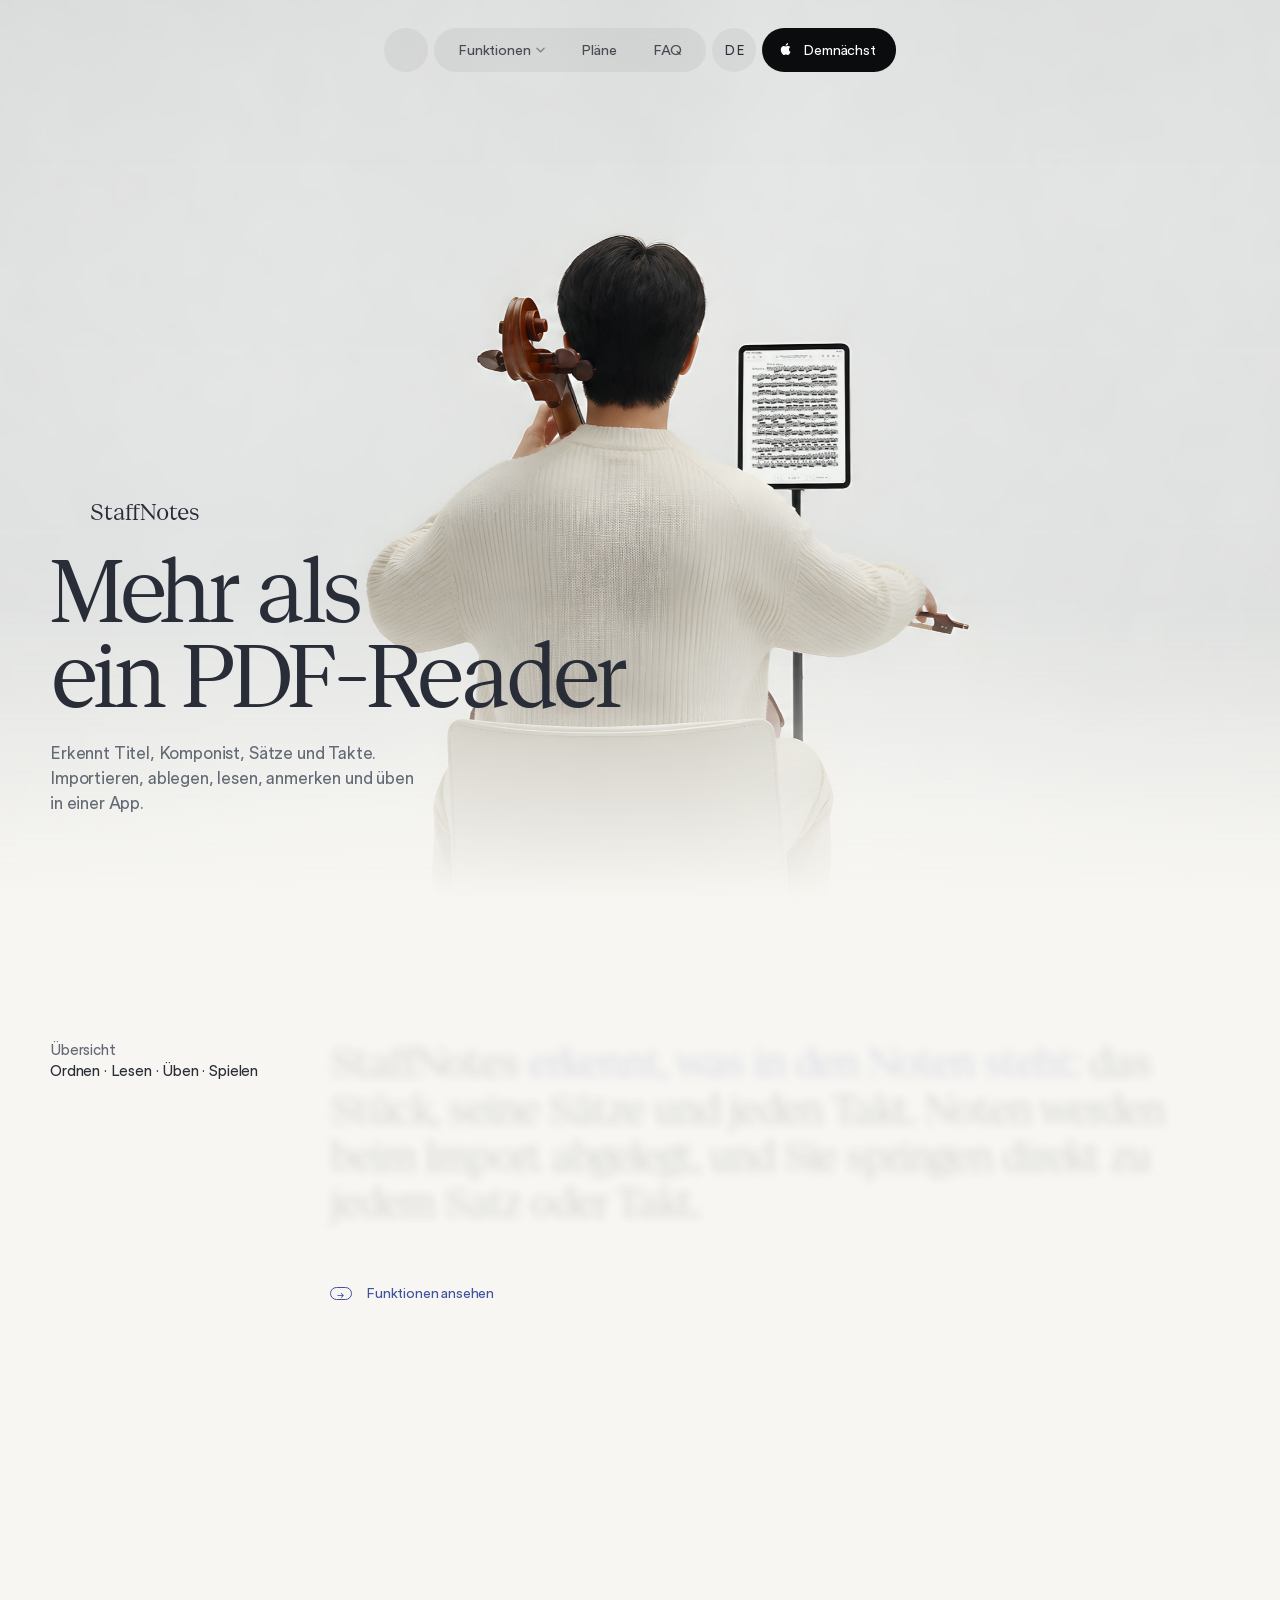
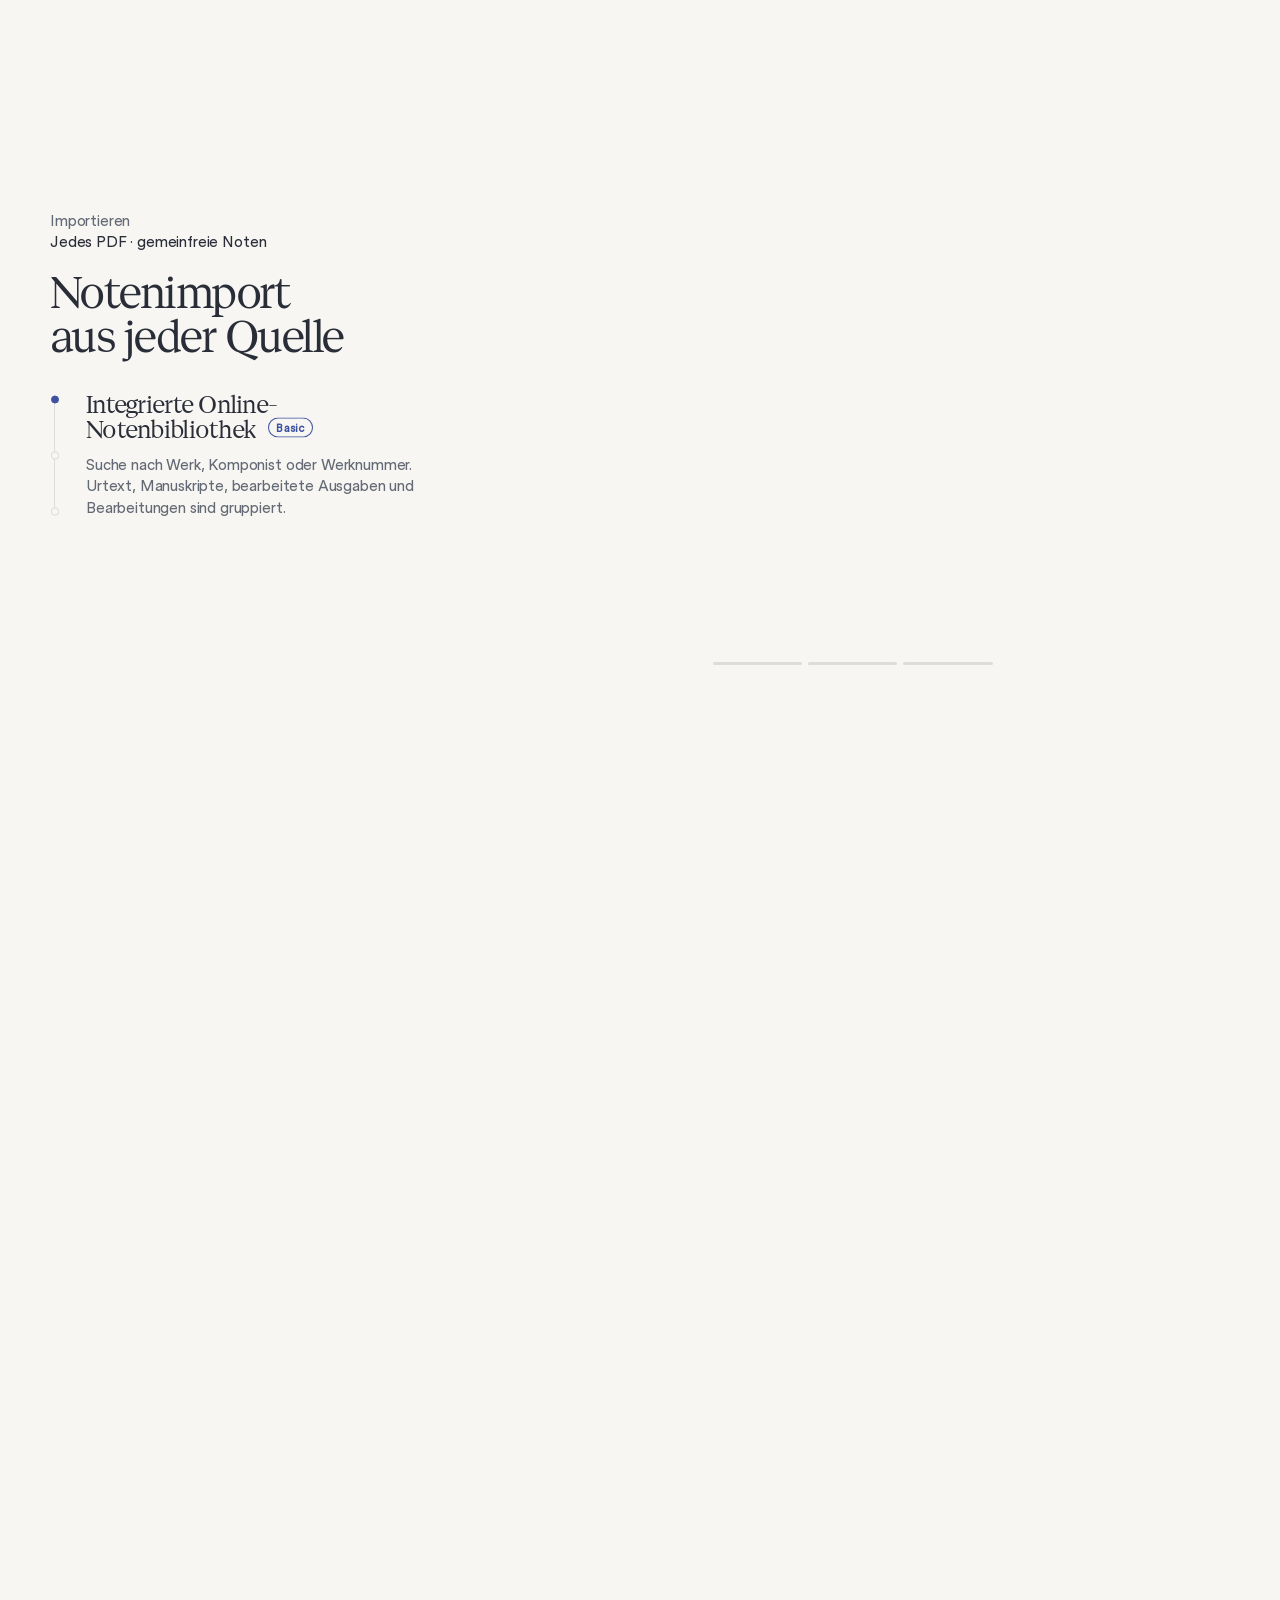
<file: de/index.html>
<!doctype html>
<html lang="de">
<head>
<meta charset="utf-8">
<base href="../">
<meta name="robots" content="noindex, nofollow">
<meta name="viewport" content="width=device-width,initial-scale=1">
<title>StaffNotes · Mehr als ein PDF-Reader</title>
<link rel="alternate" hreflang="en" href="https://staffnotes.igmusictech.com/">
<link rel="alternate" hreflang="zh-Hans" href="https://staffnotes.igmusictech.com/zh/">
<link rel="alternate" hreflang="zh-Hant" href="https://staffnotes.igmusictech.com/zh-hant/">
<link rel="alternate" hreflang="de" href="https://staffnotes.igmusictech.com/de/">
<link rel="alternate" hreflang="x-default" href="https://staffnotes.igmusictech.com/">
<link rel="icon" href="favicon.ico" sizes="32x32">
<link rel="icon" href="assets/logo-mark.svg?v=2" type="image/svg+xml">
<style>
/* Goeist Serif Regular by shadcn-labs (license: assets/goeist-serif-OFL.txt). Timeless Serif covers missing symbols. */
@font-face{font-family:"Goeist Serif";src:url(assets/GoeistSerif-Regular.woff2) format("woff2");font-display:swap}
@font-face{font-family:"Timeless Serif";src:url(assets/TimelessSerif-Book.ttf) format("truetype");font-display:swap}
@font-face{font-family:"Timeless Sans";src:url(assets/TimelessSans-W460.ttf) format("truetype");font-display:swap}
/* 中文衬线：App 文件夹名用的思源宋体，取 Regular 一档；只截官网用到的字（字体许可 assets/sn-serif-OFL.txt） */
@font-face{font-family:"SN Serif SC";src:url(assets/sn-serif-sc.woff2?v=02eb800e) format("woff2");font-display:swap}
@font-face{font-family:"SN Serif TC";src:url(assets/sn-serif-tc.woff2?v=918ab453) format("woff2");font-display:swap}
:root{
  --paper:#F7F6F2;--card:#FFFFFF;--well:#EAECEB;--ink:#292D38;--ink2:#646A75;--line:rgba(41,45,56,.12);
  --blue:#3F529F;--night:#171B24;--night2:#232936;--blue-n:#B0BBF0;--on-night:#EEEDE8;--on-night2:#8E94A3;
  --red:#B64C50;--green:#39836B;--gold:#D9AC2B;--purple:#8064AD;
  --serif:"Goeist Serif","Timeless Serif",Georgia,serif;--sans:"Timeless Sans",-apple-system,system-ui,sans-serif;
  --ease:cubic-bezier(.2,.7,.2,1);--wrap:min(1180px,calc(100vw - 48px));
}
/* 中文：拉丁字母用 Goeist Serif；衬线处汉字用思源宋体，其余落到苹方；德语长词自动断字 */
:root:lang(zh-Hans){--serif:"Goeist Serif","Timeless Serif","SN Serif SC",Georgia,"PingFang SC","Noto Sans SC",serif;--sans:"Timeless Sans",-apple-system,system-ui,"PingFang SC","Noto Sans SC",sans-serif}
:root:lang(zh-Hant){--serif:"Goeist Serif","Timeless Serif","SN Serif TC","SN Serif SC",Georgia,"PingFang TC","Noto Sans TC",serif;--sans:"Timeless Sans",-apple-system,system-ui,"PingFang TC","Noto Sans TC",sans-serif}
:root:lang(zh) body{letter-spacing:0}
/* 段落末行不留单个词或孤字（各语言都开） */
p,li,.label,:root:lang(zh) h3{text-wrap:pretty}
/* 德语断字收紧：不到 10 个字母的词不断，断开处前面至少 4 个字、后面至少 5 个（词后的句号也算一个），不再出现 Werknum-mer、Ausga-ben */
:root:lang(de) h1,:root:lang(de) h2,:root:lang(de) h3,:root:lang(de) p,:root:lang(de) li{-webkit-hyphens:auto;hyphens:auto;hyphenate-limit-chars:10 4 5}
/* 标题只断特别长的词（Handschriftliche 这种手机上一行放不下的），不再出现「Gemein- / freie Noten」 */
:root:lang(de) h1,:root:lang(de) h2,:root:lang(de) h3{hyphenate-limit-chars:14 6 6}
/* 中文一个词包在 sn-w 里，词中间不断行（见页尾「中文按词换行」） */
sn-w{white-space:nowrap}
*{box-sizing:border-box;margin:0;padding:0}
html{background:var(--paper)}
body{font-family:var(--sans);font-weight:400;color:var(--ink);background:var(--paper);font-size:16px;line-height:1.45;letter-spacing:-.01em;-webkit-font-smoothing:antialiased;overflow-x:hidden}
a{color:inherit;text-decoration:none}
button{font:inherit;color:inherit;background:none;border:0;cursor:pointer;letter-spacing:inherit}
img{display:block;max-width:100%}
.wrap{width:var(--wrap);margin:0 auto}
.serif{font-family:var(--serif);font-weight:400;letter-spacing:-.025em}
.label{font-size:15px;line-height:1.4}
.label span{display:block;color:var(--ink2)}
.night .label span{color:var(--on-night2)}

/* reveal */
.rv{opacity:0;transform:translateY(16px);filter:blur(8px);transition:opacity .9s var(--ease),transform .9s var(--ease),filter .9s var(--ease);transition-delay:calc(var(--i,0)*60ms)}
.rv.in{opacity:1;transform:none;filter:none}

/* arrow capsule link */
.cap{display:inline-flex;align-items:center;gap:14px;color:var(--blue);font-size:14px}
.cap i{width:22px;height:13px;border:1px solid currentColor;border-radius:8px;display:grid;place-items:center;font-style:normal;font-size:9px;transition:width .35s var(--ease)}
.cap:hover i{width:30px}
.night .cap{color:var(--blue-n)}
.pill{display:inline-flex;align-items:center;height:24px;padding:0 10px;border:1px solid var(--blue);color:var(--blue);border-radius:12px;font-size:13px;transition:background .3s,color .3s}
.pill:hover,.pill.on{background:var(--blue);color:#fff}

/* App Store button */
.store{display:inline-flex;align-items:center;gap:9px;height:44px;padding:0 20px 0 16px;border-radius:22px;background:#0B0C0E;color:#fff;font-family:var(--sans);font-size:14px;letter-spacing:-.01em;transition:transform .3s var(--ease),background .3s}
.store svg{width:16px;height:16px;fill:currentColor;margin-top:-2px}
.store[aria-disabled]{cursor:default}.store:hover{transform:translateY(-1px);background:#000}
.store small{display:block;font-size:9px;opacity:.7;line-height:1;margin-bottom:2px;font-family:var(--sans)}
.store b{display:block;font-weight:400;line-height:1}
.store.light{background:#fff;color:#0B0C0E}

/* NAV */
.nav{position:fixed;top:28px;left:50%;transform:translateX(-50%);z-index:50;display:flex;gap:6px;align-items:center}
.nav .logo{width:44px;height:44px;border-radius:50%;background:rgba(120,120,120,.1);backdrop-filter:blur(20px);-webkit-backdrop-filter:blur(20px);display:grid;place-items:center;transition:background .3s}
/* 标志宽占圆的 56%，跟 App 图标里标志占图标的比例一样（小谭 2026-11-15：原来 67% 偏大） */
.nav .logo .mk{width:25.2px;height:15px;fill:#171B24;transition:fill .3s}
.nav.dark .logo .mk{fill:#F2F2F4}
.links{position:relative;display:flex;height:44px;align-items:center;padding:0 6px;border-radius:999px;background:rgba(120,120,120,.1);backdrop-filter:blur(20px);-webkit-backdrop-filter:blur(20px);transition:background .3s,color .3s}
.links a{position:relative;z-index:1;padding:0 18px;line-height:32px;font-size:14px;font-weight:400;opacity:.85}
.links .slider{position:absolute;top:6px;height:32px;border-radius:999px;background:rgba(255,255,255,.75);transition:left .3s var(--ease),width .3s var(--ease),opacity .3s;opacity:0}
html.veil body>*:not(.nav):not(.totop){opacity:0}
body>*:not(.nav):not(.totop){transition:opacity var(--veil-ms,0ms) ease}
.nav .store{height:44px;border-radius:999px;transition:opacity .35s var(--ease),transform .35s var(--ease),background .3s}
.nav.dark .links,.nav.dark .logo{background:rgba(255,255,255,.08);color:#F2F2F4}
.nav.dark .links .slider{background:rgba(255,255,255,.12)}
/* 功能：五章收进一个下拉，样子照语言下拉；电脑上鼠标移上去或点一下就展开 */
.feat{position:relative;z-index:1}
.feat-btn{display:flex;align-items:center;gap:6px;padding:0 18px;line-height:32px;font-size:14px;font-weight:400;opacity:.85}
.feat-btn svg{width:9px;height:6px;fill:none;stroke:currentColor;stroke-width:1.4;stroke-linecap:round;stroke-linejoin:round;opacity:.6;transition:transform .25s var(--ease)}
.feat.open .feat-btn svg{transform:rotate(180deg)}
.feats{display:none;position:absolute;top:46px;left:50%;transform:translateX(-50%);flex-direction:column;padding:8px;border-radius:18px;background:rgba(246,246,244,.96);box-shadow:0 12px 40px -12px rgba(41,45,56,.25);white-space:nowrap}
.feats::before{content:"";position:absolute;left:0;right:0;top:-14px;height:14px}
.feat.open .feats{display:flex}
.links .feats a{padding:0 24px;line-height:44px;text-align:center}
.feats a[aria-current]{color:var(--blue);opacity:1}
.nav.dark .feats{background:rgba(28,30,36,.96);color:#F2F2F4}
.nav.dark .feats a[aria-current]{color:#B0BBF0}
.nav.dark .store{background:#fff;color:#0B0C0E}
.menu-btn{display:none}
/* 语言：电脑在菜单右边、App Store 左边，手机挨着 Menu；下拉照手机菜单的样子，挂在按钮正下方。导航条宽度跟内容走，长语言不挤折行 */
.nav{width:max-content}
.lang{position:relative}
.lang-btn{height:44px;min-width:44px;padding:0 12px;border-radius:999px;background:rgba(120,120,120,.1);backdrop-filter:blur(20px);-webkit-backdrop-filter:blur(20px);font-size:13px;font-weight:500;letter-spacing:.02em;transition:background .3s,color .3s}
.nav.dark .lang-btn,.nav.dark .menu-btn{background:rgba(255,255,255,.08);color:#F2F2F4}
.langs{display:none;position:absolute;top:52px;left:50%;transform:translateX(-50%);flex-direction:column;padding:8px;border-radius:18px;background:rgba(246,246,244,.96);box-shadow:0 12px 40px -12px rgba(41,45,56,.25);white-space:nowrap}
.nav.dark .langs{background:rgba(28,30,36,.96);color:#F2F2F4}
.lang.open .langs{display:flex}
.langs a{line-height:44px;padding:0 24px;text-align:center;font-size:14px;opacity:.85}
.langs a[aria-current]{color:var(--blue);opacity:1}
.nav.dark .langs a[aria-current]{color:#B0BBF0}

/* HERO */
.hero{position:relative;height:100vh;min-height:640px;overflow:hidden;background:#DCDEDD}
.hero .img{position:absolute;inset:-20px;background:url(assets/hero.jpg) 52% 45%/cover no-repeat;transform-origin:50% 60%;will-change:transform;animation:heroIn 1.6s var(--ease) both}
@keyframes heroIn{from{transform:scale(1.06);filter:blur(10px);opacity:.4}to{transform:scale(1);filter:none;opacity:1}}
.hero::after{content:"";position:absolute;left:0;right:0;bottom:0;height:34%;background:linear-gradient(to bottom,rgba(247,246,242,0),var(--paper));pointer-events:none}
.hero .copy{position:absolute;left:max(24px,calc(50vw - 590px));bottom:7vh;z-index:2;will-change:transform,opacity}
.brand{display:flex;align-items:center;gap:10px;font-family:var(--serif);font-size:22px;margin-bottom:20px}
.brand .bm{display:grid;place-items:center;width:30px;height:30px}
.brand .mk{width:34px;height:20px;fill:#171B24}
footer .brand .mk{fill:#F2F2F4}
.hero h1{font-family:var(--serif);font-weight:400;font-size:clamp(56px,6.8vw,108px);line-height:.98;letter-spacing:-.035em;margin-bottom:22px}
.hero h1 .w{display:inline-block;opacity:0;transform:translateY(.35em);filter:blur(8px);animation:wordIn 1.1s var(--ease) forwards;animation-delay:calc(.35s + var(--i)*90ms)}
@keyframes wordIn{to{opacity:1;transform:none;filter:none}}
.hero .sub{font-size:17px;color:var(--ink2);max-width:380px;margin-bottom:22px}

/* STATEMENT */
.grid2{display:grid;grid-template-columns:240px 1fr;gap:0 40px}
.statement{padding:140px 0 180px}
.big{font-family:var(--serif);font-size:clamp(28px,3.1vw,42px);line-height:1.18;letter-spacing:-.025em;max-width:840px}
.big .w{opacity:.16;filter:blur(5px);transition:opacity .25s linear,filter .25s linear}
.big .w.on{opacity:1;filter:none}
.big .hl{color:var(--blue)}
.statement .cap{margin-top:56px}

/* SHOWCASE */
.show{position:relative;padding:40px 0 120px}
.show h2,.sec-title{font-family:var(--serif);font-weight:400;font-size:clamp(44px,5.4vw,80px);line-height:1;letter-spacing:-.035em}
/* 批注 87：大标题、小标题按宽度自动均衡换行，手机上不再剩一个词孤零零掉到下一行 */
h1,h2,h3{text-wrap:balance}
/* 原来用 <br> 手动断成两句，后一句太长时会被挤成「It knows the / piece.」；改成两段，每段各自均衡换行 */
.ln{display:block}
/* 手机上首页大标题缩到「Sheet music that」放得下一行，不再拆成「Sheet / music that」 */
@media (max-width:440px){ .hero h1{font-size:13.2vw} }
.show-head{display:flex;justify-content:space-between;align-items:flex-end;margin-bottom:80px}
.show-head p{max-width:320px;color:var(--ink2);font-size:15px}
#features .show-head{margin-bottom:0}#features .fx{margin-top:-10vh}#features{padding-bottom:0}#features .fx{margin-bottom:-12vh}
/* recognition → library: a short pinned stage; once in view the four beats play through on their own */
.fx{position:relative;height:150vh}
.fx-pin{position:sticky;top:0;height:100vh;display:grid;grid-template-columns:4fr 8fr;gap:48px;align-items:center}
.fx-copy{position:relative;padding-left:32px}
.fx-nodes{position:absolute;left:0;top:4px;bottom:4px;width:1px;background:var(--line);display:flex;flex-direction:column;justify-content:space-between}
.fx-nodes::before{content:"";position:absolute;left:0;top:0;width:1px;height:calc(var(--b,0)*100%/3);background:var(--blue);transition:height .9s var(--ease)}
.fx-nodes i{position:relative;left:-3.5px;width:8px;height:8px;border-radius:50%;background:var(--paper);border:1px solid var(--line);transition:border-color .5s,background .5s}
.fx-nodes i.on{border-color:var(--blue);background:var(--blue)}
.fx-beats{display:grid}
/* 换拍不叠影：旧的 .2s 内淡掉（不再糊着停在原地），新的等它走完再淡入、升上来 */
.fx-beat{grid-area:1/1;opacity:0;transform:translateY(14px);filter:blur(6px);transition:opacity .2s ease,filter .2s ease,transform 0s .2s;pointer-events:none}
.fx-beat.on{opacity:1;transform:none;filter:none;transition:opacity .5s var(--ease) .2s,transform .7s var(--ease) .2s,filter .5s var(--ease) .2s;pointer-events:auto}
.fx-beat .n{font-size:12px;color:var(--blue);margin-bottom:18px}
.fx-beat h3{font-family:var(--serif);font-weight:400;font-size:clamp(30px,3vw,44px);line-height:1.05;letter-spacing:-.03em;margin-bottom:18px;max-width:400px}
.fx-beat p{font-size:16px;color:var(--ink2);max-width:340px}
.fx-stage{display:grid;place-items:center;gap:18px}
.fx-prog{display:flex;gap:6px;width:min(280px,60%)}
.fx-prog button{flex:1;height:20px;padding:0;border:0;background:none;cursor:pointer;display:grid;align-items:center}
.fx-prog i{display:block;height:3px;border-radius:2px;background:var(--line);overflow:hidden;transition:background .2s}
.fx-prog i::after{content:"";display:block;height:100%;width:calc(var(--p,0)*100%);background:var(--blue);border-radius:inherit}
.fx-prog button:hover i{background:rgba(41,45,56,.2)}
.fx-prog button:focus-visible{outline:2px solid var(--blue);outline-offset:2px;border-radius:4px}
.fx-sim{width:min(100%,calc(78vh * 780 / 580))}

/* simulated app screens: components/NAME.js draws inside */
.sim{position:relative;width:100%;aspect-ratio:834/1194;overflow:hidden;border-radius:17px;background:var(--paper);container-type:inline-size}
.sim.land{aspect-ratio:1194/834}
.sim:not(.ready)::before{content:"";position:absolute;inset:0;background:linear-gradient(180deg,rgba(41,45,56,.045),rgba(41,45,56,.02) 30%,rgba(41,45,56,.045));animation:simPh 1.8s ease-in-out infinite}
.sim:not(.ready)::after{content:"";position:absolute;left:8%;right:8%;top:5%;height:4.5%;border-radius:999px;background:rgba(41,45,56,.06)}
@keyframes simPh{50%{opacity:.55}}
.night .sim{background:#20252F}

/* GIANT */
.giant{padding:160px 0 140px;overflow:hidden}
.giant .words{position:relative;text-align:center;color:var(--blue);font-family:var(--serif);font-size:clamp(84px,12.5vw,196px);line-height:.95;letter-spacing:-.045em;user-select:none}
.giant .words div{will-change:transform;white-space:nowrap}
/* follow: pinned page, three beats — numbers → follow box → full page turn (App: ReaderFollowOverlay, pager slides the whole page) */
#follow.giant{overflow:visible;overflow-x:clip}
#follow.giant{padding:60px 0 80px}
.fl{position:relative;height:300vh}
/* the page floats over the giant title and leans after the pointer, as before; copy sits right of the page, on its bottom edge */
.fl-pin{position:sticky;top:0;height:100vh;overflow:hidden}
.fl-pin .words{position:absolute;left:0;right:0;top:50%;transform:translateY(-50%)}
.fl-copy{position:absolute;z-index:2;left:calc(50% + var(--pw)/2 + 56px);bottom:calc(50% - 30px - var(--pw)*831/1200);width:min(300px,calc((100vw - var(--pw))/2 - (100vw - var(--wrap))/2 - 56px))}
.fl-copy .prolabel{margin-bottom:22px}
.fl-body{position:relative;padding-left:32px}
.fl-nodes{position:absolute;left:0;top:4px;bottom:4px;width:1px;background:var(--line);display:flex;flex-direction:column;justify-content:space-between}
.fl-nodes::before{content:"";position:absolute;left:0;top:0;width:1px;height:calc(var(--b,0)*100%/2);background:var(--blue);transition:height .9s var(--ease)}
.fl-nodes i{position:relative;left:-3.5px;width:8px;height:8px;border-radius:50%;background:var(--paper);border:1px solid var(--line);cursor:pointer;transition:border-color .5s,background .5s}
.fl-nodes i::after{content:"";position:absolute;inset:-10px}
.fl-nodes i.on{border-color:var(--blue);background:var(--blue)}
.fl-beats{display:grid}
.fl-beat{grid-area:1/1;opacity:0;transform:translateY(14px);filter:blur(6px);transition:opacity .6s var(--ease),transform .8s var(--ease),filter .6s var(--ease);pointer-events:none}
.fl-beat.on{opacity:1;transform:none;filter:none;transition-delay:.12s;pointer-events:auto}
.fl-beat .n{font-size:12px;color:var(--blue);margin-bottom:18px}
.fl-beat .n{margin-bottom:12px}
.fl-beat h3{font-family:var(--serif);font-weight:400;font-size:clamp(24px,2.1vw,32px);line-height:1.05;letter-spacing:-.03em;margin-bottom:12px}
.fl-beat p{font-size:15px;color:var(--ink2)}
#follow{--pw:min(calc((100vh - 170px)*1200/1662),46vw)}
.page{position:absolute;left:50%;top:calc(50% + 30px);width:var(--pw);margin:calc(var(--pw)*-1662/2400) 0 0 calc(var(--pw)/-2);aspect-ratio:1200/1662;will-change:transform;border-radius:14px;overflow:hidden;background:#FCF8F3;container-type:inline-size;box-shadow:0 1px 2px rgba(23,27,36,.08),0 30px 60px -30px rgba(23,27,36,.35)}
.page .pg{position:absolute;inset:0}
.page .pg img{display:block;width:100%;height:100%}
/* whole-page turn as in the App's pager: both pages slide left together, 12pt apart */
.page .pg{transition:transform .5s cubic-bezier(.25,.8,.25,1)}
.page .pg.b{transform:translateX(calc(100% + 1.17cqw))}
.page[data-p="full"] .pg.a{transform:translateX(calc(-100% - 1.17cqw))}
.page[data-p="full"] .pg.b{transform:none}
/* sizes in iPad points × page width/1024: box border 2pt and radius 4pt at page scale 1.72; numbers 18pt medium on white 80% */
.page .box{position:absolute;border:.336cqw solid rgba(63,82,159,.55);border-radius:.674cqw;background:rgba(63,82,159,.14);opacity:0;pointer-events:none}
.page .mn{position:absolute;transform:translateY(-50%);height:2.34cqw;min-width:2.34cqw;padding:0 .39cqw;border-radius:2cqw;background:rgba(255,255,255,.8);box-shadow:0 .1cqw .2cqw rgba(0,0,0,.1);color:#3F529F;font:500 1.758cqw/2.34cqw -apple-system,system-ui,sans-serif;letter-spacing:0;text-align:center;opacity:0;transition:opacity .4s var(--ease) var(--d,0ms)}
.page.nums .mn{opacity:1}
.page.rev .mn{transition-duration:.15s;transition-delay:0s}
.giant .under{display:flex;justify-content:space-between;align-items:flex-end;margin-top:120px;gap:40px}
.giant .under p{max-width:420px;color:var(--ink2);font-size:17px}
.giant .under .txt{max-width:440px}
.giant .under h3{font-weight:400;font-size:clamp(24px,2.2vw,30px);letter-spacing:-.025em;line-height:1.1;margin-bottom:12px}
#ftext{display:grid}
#ftext>*{grid-area:1/1;transition:opacity .45s var(--ease),transform .55s var(--ease)}
#ftext>:not(.on){opacity:0;transform:translateY(8px);pointer-events:none}
.giant .under p{color:var(--ink2);font-size:17px}
.indepth{display:flex;flex-direction:column;align-items:flex-end;gap:10px;font-size:13px;color:var(--ink2)}
.indepth div{position:relative;display:flex;gap:6px}
.pill{position:relative;z-index:1}
.indepth .pill.on{background:none;color:#fff}
.indepth .pill.on:hover{background:none}
.indepth .psl{position:absolute;top:0;height:24px;border-radius:12px;background:var(--blue);transition:left .45s var(--ease),top .45s var(--ease),width .45s var(--ease)}
.prolabel{display:inline-flex;align-items:center;gap:8px;font-size:15px;color:var(--blue)}
.prolabel::before{content:"";width:7px;height:7px;border-radius:50%;background:currentColor}
.night .prolabel{color:var(--blue-n)}

/* NIGHT */
.night{background:var(--night);color:var(--on-night)}
.tools{padding:150px 0 40px}
.tools .intro h2{font-family:var(--serif);font-weight:400;font-size:clamp(36px,3.8vw,56px);line-height:1.05;letter-spacing:-.03em;max-width:700px}
.tools .intro .lead{font-size:14px;margin-bottom:14px}
.tools .intro .lead span{display:block;color:var(--ink2)}
/* practice: one panel, three tools; pinned, the wheel steps metronome → tuner → reference, each plays on its own clock */
.pr{position:relative;height:300vh}
#practice .tools{padding-bottom:0}#pr{margin-top:-20vh}
.pr-pin{position:sticky;top:0;height:100vh;display:grid;grid-template-columns:7fr 5fr;gap:48px;align-items:center}
.pr-stage{display:grid;place-items:center}
.pr-sim{width:min(100%,340px,calc(42vh * 440 / 560));aspect-ratio:440/560}
#practice .pr-sim.sim{width:min(100%,340px,calc(42vh * 440 / 560));height:auto;aspect-ratio:440/560;background:none;border-radius:0;overflow:visible}
.pr-copy{position:relative;padding-left:32px}
.pr-nodes{position:absolute;left:0;top:4px;bottom:4px;width:1px;background:var(--line);display:flex;flex-direction:column;justify-content:space-between}
.pr-nodes::before{content:"";position:absolute;left:0;top:0;width:1px;height:calc(var(--b,0)*100%/2);background:var(--blue);transition:height .9s var(--ease)}
.pr-nodes i{position:relative;left:-3.5px;width:8px;height:8px;border-radius:50%;background:var(--paper);border:1px solid var(--line);transition:border-color .5s,background .5s}
.pr-nodes i.on{border-color:var(--blue);background:var(--blue)}
.pr-beats{display:grid}
.pr-beat{grid-area:1/1;opacity:0;transform:translateY(14px);filter:blur(6px);transition:opacity .6s var(--ease),transform .8s var(--ease),filter .6s var(--ease);pointer-events:none}
.pr-beat.on{opacity:1;transform:none;filter:none;transition-delay:.12s;pointer-events:auto}
.pr-beat .n{font-size:12px;color:var(--blue);margin-bottom:18px}
.pr-beat h3{font-family:var(--serif);font-weight:400;font-size:clamp(30px,3vw,44px);line-height:1.05;letter-spacing:-.03em;margin-bottom:18px;max-width:400px}
.pr-beat p{font-size:16px;color:var(--ink2);max-width:340px}

/* DICTIONARY */
.dictsec{position:relative;padding:150px 0}
.dictsec .pin{display:grid;grid-template-columns:minmax(300px,1fr) auto;align-items:center;gap:56px}
.dictsec h2{font-family:var(--serif);font-weight:400;font-size:clamp(44px,5.2vw,80px);line-height:1;letter-spacing:-.035em;margin:22px 0 26px}
.dictsec p{color:var(--on-night2);max-width:420px;font-size:17px}
.dictsec .terms{display:flex;flex-wrap:wrap;gap:8px;margin-top:34px;max-width:440px}
.dictsec .terms button{font-family:var(--serif);font-size:16px;padding:4px 12px;border-radius:14px;border:1px solid rgba(255,255,255,.14);background:none;color:var(--on-night);cursor:pointer;transition:background .2s,border-color .2s,color .2s}
.dictsec .terms button:hover{border-color:rgba(255,255,255,.4)}
.dictsec .terms button.on{background:var(--on-night);border-color:var(--on-night);color:#0E1117}
.dictsec .frame{width:min(760px,56vw)}
.dictsec .sim{aspect-ratio:auto;overflow:visible;background:none;border-radius:0}

/* SKETCH: crayon board and Apple Music share one pinned stage; the wheel steps through four beats */
.sketch{padding:0}
.skp{position:relative;height:460vh}
.sk-pin{position:sticky;top:0;height:100vh;padding:96px 0 36px;display:grid;grid-template-columns:auto minmax(0,1fr);gap:72px;align-items:center}
.sk-stage{position:relative;height:calc(100vh - 132px);max-height:900px;aspect-ratio:834/1194}
.sk-frame{position:absolute;inset:0;border-radius:18px;background:#fff;overflow:hidden;box-shadow:0 1px 2px rgba(41,45,56,.06),0 18px 50px rgba(41,45,56,.10);transition:opacity .6s var(--ease),transform .8s var(--ease),filter .6s var(--ease)}
.sk-frame .sim{border-radius:18px}
.sk-frame .sim.am{position:absolute;inset:0;background:none;aspect-ratio:auto;z-index:2;pointer-events:none}
.sk-copy{display:grid;align-self:center;max-width:520px}
.sk-seg{display:inline-flex;gap:2px;padding:3px;border-radius:999px;background:rgba(41,45,56,.06);margin-bottom:40px;justify-self:start}
.sk-seg button{all:unset;cursor:pointer;height:30px;line-height:30px;padding:0 14px;border-radius:999px;font-size:13px;color:var(--ink2);transition:background .3s,color .3s}
.sk-seg button.on{background:#fff;color:var(--ink);box-shadow:0 1px 2px rgba(41,45,56,.12)}
.sk-seg button:focus-visible{outline:2px solid var(--blue);outline-offset:2px}
.sk-gs{display:grid}
.sk-g{grid-area:1/1;opacity:0;transform:translateY(14px);filter:blur(6px);transition:opacity .6s var(--ease),transform .8s var(--ease),filter .6s var(--ease);pointer-events:none}
.sk-g.on{opacity:1;transform:none;filter:none;transition-delay:.12s;pointer-events:auto}
.sk-g .label{margin-bottom:18px}
.sk-g h2.sec-title{font-size:clamp(40px,4.2vw,62px)}
.sk-g>p{color:var(--ink2);max-width:440px;margin:18px 0 30px;font-size:16px}
.sk-g ul{list-style:none}
.sk-g li{border-top:1px solid var(--line);padding:14px 0;font-size:15px;cursor:pointer;transition:color .3s;outline:none}
.sk-g li span{display:block;font-size:13px;color:var(--ink2);max-height:0;overflow:hidden;transition:max-height .45s var(--ease)}
.sk-g li:hover span,.sk-g li.on span{max-height:80px}
.sk-g li:hover,.sk-g li.on,.sk-g li:focus-visible{color:var(--blue)}
@media (max-width:900px){
  .sketch{padding:100px 0 60px}
  .skp{height:auto}
  .sk-pin{position:static;height:auto;padding:0;display:flex;flex-direction:column;gap:34px}
  .sk-copy,.sk-gs,.sk-stage{display:contents}
  .sk-seg{display:none}
  .sk-g,.sk-g.on{opacity:1;transform:none;filter:none;pointer-events:auto}
  .sk-g.pen{order:1}.sk-g.mus{order:2;margin-top:20px}.sk-frame.pen{order:3}
  .sk-frame{position:relative;inset:auto;width:100%;aspect-ratio:834/1194}
  .sk-frame.mus{aspect-ratio:834/1194}
}
.ghost{display:inline-flex;align-items:center;height:30px;padding:0 14px;border:1px solid var(--line);border-radius:15px;font-size:13px;transition:border-color .3s}
.ghost:hover{border-color:var(--ink)}

/* LIBRARY */
.lib{padding:24px 0 40px}
/* 左栏放宽到放得下「sorted and named.」一行，不再剩「named.」单独一行 */
.lib .cols{display:grid;grid-template-columns:1.25fr 1fr;gap:60px;align-items:center}
.lib .cols p{color:var(--ink2);max-width:400px;margin-top:22px;font-size:16px}
.lib .cols .cap{margin-top:36px}
.ed{background:var(--card);border-radius:32px;padding:34px 34px 20px}
.ed .ttl{text-align:center;font-size:14px;font-weight:400;margin-bottom:26px}
.ed h4{font-weight:400;font-size:19px}
.ed .by{color:var(--ink2);font-size:14px;margin-bottom:22px}
.chips{position:relative;display:flex;flex-wrap:wrap;gap:4px;padding:4px;background:var(--well);border-radius:14px;margin-bottom:18px}
.chips button{position:relative;z-index:1;font-size:13px;padding:6px 11px;border-radius:10px;font-weight:400;color:var(--ink2);transition:color .3s}
.chips button.on{color:var(--ink)}
.chips .sl{position:absolute;background:#fff;border-radius:10px;box-shadow:0 1px 3px rgba(41,45,56,.08);transition:left .5s var(--ease),top .5s var(--ease),width .5s var(--ease),height .5s var(--ease)}
.list{position:relative;transition:height .45s var(--ease)}
.ver{display:flex;align-items:center;gap:16px;padding:12px 0;border-top:1px solid var(--line);transition:opacity .3s,transform .35s var(--ease)}
.ver .th{width:38px;height:50px;border-radius:4px;background:#FBF9F3;outline:1px solid var(--line);flex:none}
.ver .tx{font-size:14px;line-height:1.35}
.ver .tx span{display:block;color:var(--ink2);font-size:12px}
.ver .badge{margin-left:auto;font-size:11px;color:var(--blue);border:1px solid var(--blue);border-radius:8px;padding:0 7px;line-height:17px}
.ver.out{display:none}
.ver.leaving{position:absolute;left:0;right:0;pointer-events:none}

/* BAND */
.band{position:relative;color:#fff;padding:150px 0;overflow:hidden}
.band .bg{position:absolute;inset:0;background:var(--blue);clip-path:inset(0 50% 0 50%);will-change:clip-path}
.band .wrap{position:relative;display:grid;grid-template-columns:1fr;gap:0 0}
.band .num{font-size:14px;padding-top:14px}
.band h2{font-family:var(--serif);font-weight:400;font-size:clamp(44px,5vw,76px);letter-spacing:-.035em;line-height:1}
.band p{max-width:420px;margin:24px 0 70px;font-size:16px;opacity:.85}
.band .cap{color:#fff;font-size:18px}
.band .cap i{width:18px;height:34px;border-radius:9px;font-size:11px}

/* PRICING */
.pricing{padding:160px 0 140px}
.pricing .head{display:grid;grid-template-columns:240px 1fr;gap:40px;margin-bottom:64px}
.plans{display:grid;grid-template-columns:1fr 1fr;gap:20px}
.plan{background:var(--card);border-radius:32px;padding:40px 40px 34px;border:1px solid transparent;transition:background .35s,border-color .35s}
.plan:hover{background:#FCFBF8;border-color:var(--line)}
.plan.pro{border-color:var(--blue)}
.pill.basic:hover{background:none;color:var(--blue)}
.plan .top{display:flex;justify-content:space-between;align-items:baseline}
.plan h3{font-family:var(--serif);font-weight:400;font-size:40px;letter-spacing:-.03em}
.plan .price{font-size:13px;color:var(--ink2);margin:6px 0 30px}
.plan .price b{font-family:var(--serif);font-weight:400;font-size:30px;letter-spacing:-.02em;color:var(--ink);margin:0 2px}
/* 价格数字先不公开：清单直接接在方案名下面 */
.plan .top+ul{margin-top:28px}
.plan ul{list-style:none}
.plan li{display:flex;gap:14px;padding:12px 0;border-top:1px solid var(--line);font-size:15px}
.plan li::before{content:"";flex:none;width:6px;height:6px;border-radius:50%;margin-top:8px;border:1px solid var(--blue)}
.plan.pro li.plus::before{background:var(--blue)}
.plans-cta{display:flex;justify-content:center;margin-top:56px}

/* FAQ */
.faq{padding:40px 0 170px}
.faq .grid2{align-items:start}
.qa{border-top:1px solid var(--line)}
.qa:last-child{border-bottom:1px solid var(--line)}
.qa button{width:100%;display:flex;justify-content:space-between;align-items:center;text-align:left;padding:24px 0;font-size:clamp(19px,1.7vw,23px);letter-spacing:-.025em;font-weight:400;text-wrap:balance}
.qa button i{font-style:normal;width:24px;height:24px;border-radius:50%;border:1px solid var(--line);display:grid;place-items:center;font-size:15px;transition:transform .35s var(--ease),border-color .3s;flex:none;margin-left:20px}
.qa.open button i{transform:rotate(45deg);border-color:var(--ink)}
.qa .a{display:grid;grid-template-rows:0fr;transition:grid-template-rows .35s var(--ease)}
.qa .a>div{overflow:hidden}
.qa .a p{padding:0 60px 26px 0;color:var(--ink2);max-width:640px}
.qa.open .a{grid-template-rows:1fr}

/* END + FOOTER */
.end{padding:170px 0 120px;text-align:center}
.end h2{font-family:var(--serif);font-weight:400;font-size:clamp(90px,13vw,210px);line-height:.9;letter-spacing:-.05em;margin-bottom:46px}
.end p{color:var(--on-night2);margin-bottom:30px}
footer{padding:80px 0 34px;border-top:1px solid rgba(255,255,255,.08)}
footer .cols{display:grid;grid-template-columns:240px 1fr 1fr;gap:40px}
footer .n{font-size:12px;color:var(--on-night2)}
footer ul{list-style:none}
footer li a{font-size:clamp(20px,1.9vw,25px);letter-spacing:-.025em;line-height:1.5;transition:color .3s}
footer li a:hover{color:var(--blue-n)}
footer .legal{display:flex;gap:24px;margin-top:110px;font-size:12px;color:var(--on-night2)}
footer .legal span{margin-left:auto;white-space:nowrap}
/* 德语两个链接很长，手机上 © 那一行放到下面，不再挤成两行 */
@media (max-width:440px){:root:lang(de) footer .legal{flex-wrap:wrap;row-gap:10px}:root:lang(de) footer .legal span{flex-basis:100%;margin-left:0}}

/* 回到顶部和右下角播放键一个样子：白色圆按钮，41 px，离边 20 px */
.totop{position:fixed;right:20px;top:auto;bottom:20px;z-index:45;width:41px;height:41px;box-sizing:border-box;border-radius:50%;background:#fff;border:1px solid rgba(23,27,36,.16);box-shadow:0 4px 16px rgba(23,27,36,.10);display:grid;place-items:center;opacity:0;transform:translateY(8px)}
.totop .mk{width:20px;height:12px;fill:#171B24}
.totop.on{opacity:1;transform:none}
.totop{transition:opacity .4s,transform .4s,bottom .4s cubic-bezier(.2,.7,.2,1),background .3s}
.totop.lift{bottom:84px}
.totop:hover{background:#F2F3F7}

@media (max-width:900px){
  .links{display:none}.menu-btn{display:flex;height:44px;align-items:center;padding:0 16px;border-radius:999px;background:rgba(120,120,120,.1);backdrop-filter:blur(20px);font-size:14px}
  .nav{width:calc(100vw - 32px);justify-content:space-between}.nav .store{order:3}
  .nav{justify-content:flex-start}.menu-btn{margin-left:auto}.lang{margin-right:auto}
  /* 手机：语言和 Menu 两个气泡一样宽 */
  .menu-btn,.lang-btn{width:64px;min-width:0;padding:0;justify-content:center}
  .grid2,.row,.sketch .head,.pricing .head,footer .cols{grid-template-columns:1fr}
  .label{margin-bottom:22px}
  .show-head{display:block;margin-bottom:40px}
  #features .show-head{margin-bottom:40px}#features .fx{margin-top:0;margin-bottom:0}#features{padding-bottom:60px}
  .fx{height:auto}.fx-pin{position:static;height:auto;display:flex;flex-direction:column-reverse;gap:34px}.fx-stage,.fx-sim{width:100%}
  .fx-copy{padding-left:0}.fx-nodes{display:none}.fx-beats{display:flex;flex-direction:column;gap:30px}
  .fx-beat{opacity:.3;transform:none;filter:none}.fx-beat.on{opacity:1}.fx-beat .n{margin-bottom:10px}.fx-beat h3{font-size:30px;margin-bottom:10px}
  .fl{height:auto}.fl-pin{position:static;height:auto;overflow:visible;display:flex;flex-direction:column;padding:0 24px}
  .fl-pin .words{position:relative;top:auto;transform:none;font-size:15vw;margin:0 -24px}
  #follow{--pw:calc(100vw - 48px)}.page{position:relative;left:auto;top:auto;margin:-2vw 0 0}
  .fl-copy{position:static;order:2;width:auto;margin-top:40px}
  .fl-body{padding-left:0}.fl-nodes{display:none}.fl-beats{display:flex;flex-direction:column;gap:30px}
  .fl-beat{opacity:.3;transform:none;filter:none;pointer-events:auto}.fl-beat.on{opacity:1}.fl-beat .n{margin-bottom:10px}.fl-beat h3{font-size:30px;margin-bottom:10px}
  .tools{padding:110px 0 30px}
  #pr{margin-top:0}
  .pr{height:auto;padding-bottom:90px}.pr-pin{position:static;height:auto;display:flex;flex-direction:column;gap:34px}.pr-stage,#practice .pr-sim.sim{width:100%}
  .pr-copy{padding-left:0}.pr-nodes{display:none}.pr-beats{display:flex;flex-direction:column;gap:30px}
  .pr-beat{opacity:.3;transform:none;filter:none}.pr-beat.on{opacity:1}.pr-beat .n{margin-bottom:10px}.pr-beat h3{font-size:30px;margin-bottom:10px}
  .dictsec{padding:110px 0}.dictsec .pin{grid-template-columns:1fr;gap:44px}.dictsec .frame{width:100%}
  .giant .under{flex-direction:column;align-items:flex-start}.indepth{align-items:flex-start}.indepth div{flex-wrap:wrap}.indepth .pill{white-space:nowrap}
  .board-wrap,.lib .cols,.plans{grid-template-columns:1fr}
}
@media (prefers-reduced-motion:reduce){
  *,*::before,*::after{animation:none!important;transition:none!important}
  .rv,.hero h1 .w{opacity:1!important;transform:none!important;filter:none!important}
  .big .w{opacity:1;filter:none}
}
</style>
<link rel="stylesheet" href="components/r13/dot-r13.css?v=985757d0">
<link rel="stylesheet" href="components/r13/onescore-r13.css?v=985757d0">
<script src="components/r13/i18n-r13.js?v=985757d0"></script>
</head>
<body>
<svg width="0" height="0" style="position:absolute" aria-hidden="true"><symbol id="sn-mark" viewBox="145 248 510 302"><g data-key="q8xqzuy8nm" transform="translate(400 399.3127136230469) rotate(-90) scale(1 -1)"><path  transform="scale(1.1682242990654206) translate(-125 -214)" d="M92 132C91 128 90 123 90 120C91 116 93 114 97 114C107 114 123 126 130 128C141 132 155 135 169 135C178 135 187 133 195 131C205 129 214 124 223 118C238 106 250 88 250 67C250 30 220 0 183 0C146 0 116 30 116 67V77C83 77 33 17 26 11C22 9 19 7 16 7C8 7 4 18 4 28V34C7 57 24 83 37 102C50 120 59 139 71 157C89 187 108 216 125 246C131 255 155 284 155 300C155 303 154 306 152 308C151 309 149 310 147 310C139 310 126 302 120 300C109 296 95 293 81 293C72 293 63 295 55 297C45 299 36 304 27 310C12 322 0 340 0 361C0 398 30 428 67 428C104 428 134 398 134 361V351C167 351 217 411 224 417C230 421 233 421 235 421C244 421 247 416 247 408C247 382 213 327 206 316L104 155C101 150 95 141 92 132Z"/></g></symbol></svg>


<nav class="nav attop" id="nav">
  <a class="logo" href="#top" aria-label="StaffNotes"><svg class="mk"><use href="/de/#sn-mark"/></svg></a>
  <div class="links" id="links">
    <i class="slider"></i>
    <div class="feat" id="feat"><button class="feat-btn" type="button" aria-expanded="false" aria-controls="feats">Funktionen<svg viewBox="0 0 10 6" aria-hidden="true"><path d="M1 1l4 4 4-4"/></svg></button><div class="feats" id="feats">
      <a href="#import" data-s="import">Importieren</a>
      <a href="#organize" data-s="organize">Ordnen</a>
      <a href="#read" data-s="read">Lesen</a>
      <a href="#practice" data-s="practice">Üben</a>
      <a href="#play" data-s="play">Spielen</a>
      <a href="#sync" data-s="sync">Cloud-Sync</a>
      <a href="#stats" data-s="stats">Statistik</a>
    </div></div>
    <a href="#pricing" data-s="pricing">Pläne</a>
    <a href="#faq" data-s="faq">FAQ</a>
  </div>
  <button class="menu-btn" type="button" aria-expanded="false" aria-controls="links">Menü</button>
  <div class="lang" id="lang"><button class="lang-btn" type="button" aria-expanded="false" aria-controls="langs" aria-label="Sprache: Deutsch">DE</button><div class="langs" id="langs"><a href="/" hreflang="en" lang="en" data-l="en">English</a><a href="/zh/" hreflang="zh-Hans" lang="zh-Hans" data-l="zh">简体中文</a><a href="/zh-hant/" hreflang="zh-Hant" lang="zh-Hant" data-l="zh-hant">繁體中文</a><a href="/de/" hreflang="de" lang="de" data-l="de">Deutsch</a></div></div>
  <a class="store" aria-disabled="true"><svg viewBox="0 0 24 24"><path d="M16.37 12.6c-.02-2.28 1.86-3.38 1.95-3.43-1.06-1.55-2.71-1.77-3.3-1.79-1.4-.14-2.74.83-3.45.83-.71 0-1.81-.81-2.97-.79-1.53.02-2.94.89-3.73 2.26-1.59 2.76-.41 6.84 1.14 9.08.76 1.1 1.66 2.33 2.84 2.28 1.14-.05 1.57-.74 2.95-.74 1.38 0 1.77.74 2.97.71 1.23-.02 2-1.11 2.75-2.21.87-1.27 1.22-2.5 1.24-2.57-.03-.01-2.38-.91-2.39-3.63zM14.1 5.9c.63-.76 1.05-1.82.94-2.87-.9.04-2 .6-2.65 1.36-.58.67-1.09 1.75-.95 2.78 1 .08 2.03-.51 2.66-1.27z"/></svg><span><b>Demnächst</b></span></a>
</nav>

<!-- HERO -->
<header class="hero" id="top" data-theme="light">
  <div class="img" id="heroImg"></div>
  <div class="copy" id="heroCopy">
    <div class="brand rv" style="--i:1"><span class="bm"><svg class="mk"><use href="/de/#sn-mark"/></svg></span>StaffNotes</div>
    <h1 id="heroTitle"><span class="ln">Mehr als</span> <span class="ln">ein PDF-Reader</span></h1>
    <p class="sub rv" style="--i:8">Erkennt Titel, Komponist, Sätze und Takte. Importieren, ablegen, lesen, anmerken und üben in einer App.</p>
  </div>
</header>

<!-- STATEMENT -->
<section class="statement wrap grid2" id="overview" data-theme="light">
  <div class="label rv"><span>Übersicht</span>Ordnen · Lesen · Üben · Spielen</div>
  <div>
    <p class="big" id="words">StaffNotes <span class="hl">erkennt, was in den Noten steht:</span> das Stück, seine Sätze und jeden Takt. Noten werden beim Import abgelegt, und Sie springen direkt zu jedem Satz oder Takt.</p>
    <a class="cap rv" href="#features"><i>→</i>Funktionen ansehen</a>
  </div>
</section>

<!-- ONE SCORE (r13): one K. 545 from the dropped PDF to one portrait reader, full page, that tells every feature with the original demos. components/r13/onescore-r13.js drives it -->
<section class="show os" id="organize" data-theme="light">
  <div class="os-track wrap">
    <div class="os-mark" id="features"></div><div class="os-mark" id="import"></div><div class="os-mark" id="read"></div><div class="os-mark" id="practice"></div><div class="os-mark" id="play"></div><div class="os-mark" id="sync"></div>
    <div class="os-pin">
      <div class="os-stage">
        <div class="os-sbox"><div class="fx-sim" data-sim="r13/story-r13" data-drive="scroll"></div></div>
        <div class="fx-prog"><div class="on"><button><i></i></button><button><i></i></button><button><i></i></button></div><div><button><i></i></button><button><i></i></button><button><i></i></button><button><i></i></button><button><i></i></button></div></div>
        <div class="os-rbox"><div class="sim" data-sim="r13/reader-r13" data-drive="scroll"></div></div>
        <div class="os-rprog"><div data-ch="pen"><button><i></i></button><button><i></i></button><button><i></i></button><button><i></i></button><button><i></i></button></div><div data-ch="lay"><button><i></i></button><button><i></i></button></div><div data-ch="dict"><button><i></i></button><button><i></i></button></div><div data-ch="prac"><button><i></i></button><button><i></i></button><button><i></i></button></div><div data-ch="am"><button><i></i></button><button><i></i></button></div><div data-ch="turn"><button><i></i></button><button><i></i></button><button><i></i></button><button><i></i></button></div><div data-ch="bar"><button><i></i></button><button><i></i></button><button><i></i></button></div><div data-ch="fol"><button><i></i></button><button><i></i></button></div><div data-ch="sync"><button><i></i></button><button><i></i></button><button><i></i></button><button><i></i></button></div></div>
      </div>
      <div class="os-copy">
      <div class="fx-copy">
        <div class="fx-blk on">
        <div class="label"><span>Importieren</span>Jedes PDF · gemeinfreie Noten</div>
        <h2 class="sec-title"><span class="ln">Notenimport</span> <span class="ln">aus jeder Quelle</span></h2>
        <div class="fx-run">
        <div class="fx-nodes"><i></i><i></i><i></i></div>
        <div class="fx-beats">
          <div class="fx-beat on"><h3>Integrierte Online-Notenbibliothek <b class="basic-tag">Basic</b></h3><p>Suche nach Werk, Komponist oder Werknummer. Urtext, Manuskripte, bearbeitete Ausgaben und Bearbeitungen sind gruppiert.</p></div>
          <div class="fx-beat"><h3>Import von Anmerkungen <b class="pro-tag">Pro</b><b class="soon-tag">Demnächst</b></h3><p>Vorhandene Anmerkungen in einer PDF, auch aus anderen Apps, werden nach Farbe auf Ebenen verteilt.</p></div>
          <div class="fx-beat"><h3>PDF-Import <b class="basic-tag">Basic</b></h3><p>Scans und Downloads mit beliebigem Dateinamen.</p></div>
        </div>
        </div>
        </div>
        <div class="fx-blk">
        <div class="label"><span>Ordnen</span>Erkennung · Ablage · eigene Ordner</div>
        <h2 class="sec-title"><span class="ln">Automatisch erkannt,</span> <span class="ln">frei geordnet</span></h2>
        <div class="fx-run">
        <div class="fx-nodes" style="--n:4"><i></i><i></i><i></i><i></i><i></i></div>
        <div class="fx-beats">
          <div class="fx-beat"><h3>Notenerkennung <b class="basic-tag">Basic</b></h3><p>Titel, Komponist, Werknummer und die Startseite jedes Satzes.</p></div>
          <div class="fx-beat"><h3>Automatische Ablage <b class="basic-tag">Basic</b></h3><p>Nach Komponist und Epoche in der Bibliothek abgelegt und automatisch benannt.</p></div>
          <div class="fx-beat"><h3>Komponistenordner <b class="basic-tag">Basic</b></h3><p>Die Bibliothek legt für jeden Komponisten einen Ordner an.</p></div>
          <div class="fx-beat"><h3>Eigene Ordner <b class="basic-tag">Basic</b></h3><p>Ordner für ein Vorspiel, den Unterricht oder ein Semester. Eine Partitur kann in mehreren Ordnern bleiben.</p></div>
          <div class="fx-beat"><h3>Reihenfolge ändern <b class="basic-tag">Basic</b></h3><p>Ziehen Sie Stücke im eigenen Ordner in die gewünschte Folge, etwa nach Ihrem Programm.</p></div>
        </div>
        </div>
        </div>
      </div>
        <div class="os-chcopy sk-g on" data-ch="pen" data-side="L" data-beats="5">
          <div class="label"><span>Anmerken</span>3 Stifte · 6 Farben · je 5 Stärken</div>
          <h2 class="sec-title">Handschriftliche Anmerkungen</h2>
          <p>Dieselben Stifte, Farben und Stärken wie in der App. <span class="os-try">Probieren Sie sie hier mit der Maus aus.</span></p>
          <ul>
            <li tabindex="0" role="button">Stiftwerkzeuge <b class="basic-tag">Basic</b><span>Monoline-Stift, Wachsmalstift und Textmarker.</span></li>
            <li tabindex="0" role="button">Apple Pencil <b class="basic-tag">Basic</b><span>Der Finger blättert, der Pencil schreibt.</span></li>
            <li tabindex="0" role="button">Formwerkzeug <b class="basic-tag">Basic</b><span>Linien, Pfeile, Kreise und Rechtecke werden automatisch begradigt.</span></li>
            <li tabindex="0" role="button">Lasso-Werkzeug <b class="pro-tag">Pro</b><span>Markierungen auswählen, ausschneiden, kopieren oder verschieben. Zum Einsetzen mit zwei Fingern tippen.</span></li>
            <li tabindex="0" role="button">Rückgängig per Geste <b class="pro-tag">Pro</b><span>Zweimal mit zwei Fingern tippen macht den letzten Strich rückgängig.</span></li>
          </ul>
        </div>
        <div class="os-chcopy sk-g on" data-ch="lay" data-side="R" data-beats="2">
          <div class="label"><span>Ebenen</span>3 Gruppen · je 6 Farben · eine Ebene pro Farbe</div>
          <h2 class="sec-title">Anmerkungen in Ebenen</h2>
          <p>Jede Farbe ist eine eigene Ebene. Unterricht, Fingersatz und Bühne liegen in getrennten Gruppen.</p>
          <ul>
            <li tabindex="0" role="button">Ebenenverwaltung <b class="basic-tag">Basic</b><span>Jede Ebene einzeln ausblenden, sperren oder löschen.</span></li>
            <li tabindex="0" role="button">Ebenengruppen <b class="pro-tag">Pro</b><span>Unterricht, Fingersatz, Bühne. Ein Tippen wechselt die ganze Seite.</span></li>
          </ul>
        </div>
        <div class="os-chcopy sk-g on" data-ch="dict" data-side="L" data-beats="2">
          <div class="label"><span>Musikwörterbuch</span>5.000 Begriffe · Tempo, Dynamik, Vortrag</div>
          <h2 class="sec-title">Musikwörterbuch</h2>
          <p>Einen Begriff in den Noten lange drücken, die Erklärung erscheint neben der Seite.</p>
          <ul>
            <li tabindex="0" role="button">Nachschlagen <b class="basic-tag">Basic</b><span>Einen Begriff lange drücken, der Eintrag öffnet sich neben den Noten.</span></li>
            <li tabindex="0" role="button">Wörterbuchsuche <b class="pro-tag">Pro</b><span>Begriffe, die nicht auf der Seite stehen, mit wenigen Buchstaben finden.</span></li>
          </ul>
        </div>
        <div class="os-chcopy sk-g on" data-ch="prac" data-side="R" data-beats="3">
          <div class="label"><span>Übungswerkzeuge</span>Metronom · Stimmgerät · Referenzton</div>
          <h2 class="sec-title">Übungswerkzeuge</h2>
          <p>Sie öffnen sich über der Seite, die Noten bleiben sichtbar.</p>
          <ul>
            <li tabindex="0" role="button">Metronom <b class="basic-tag">Basic</b><span>Tempo tippen, jede Taktart. Die Seitenränder blinken im Takt.</span></li>
            <li tabindex="0" role="button">Stimmgerät <b class="basic-tag">Basic</b><span>A4 auf eine beliebige Tonhöhe stellen.</span></li>
            <li tabindex="0" role="button">Referenzton <b class="basic-tag">Basic</b><span>Jeder Ton in jeder Oktave, so lange wie nötig gehalten.</span></li>
          </ul>
        </div>
        <div class="os-chcopy sk-g on" data-ch="am" data-side="L" data-beats="2">
          <div class="label"><span>Apple Music</span>Aufnahmen desselben Werks · viele Pianisten</div>
          <h2 class="sec-title">Apple-Music-Player</h2>
          <p>Aufnahmen des geöffneten Werks spielen in einem Panel über der Seite.</p>
          <ul>
            <li tabindex="0" role="button">Aufnahmesammlung <b class="basic-tag">Basic</b><span>Dasselbe Werk von vielen Pianisten. Antippen zum Abspielen.</span></li>
            <li tabindex="0" role="button">Panel-Ansichten <b class="basic-tag">Basic</b><span>An jeden Rand andocken, zur Leiste falten oder in die obere Leiste legen.</span></li>
          </ul>
        </div>
        <div class="os-chcopy sk-g on" data-ch="turn" data-side="R" data-beats="4">
          <div class="label"><span>Umblättern</span>Vorschau · Gehe zu Seite · Satz · Ordnerfolge</div>
          <h2 class="sec-title">Seiten- und Satzsprung</h2>
          <p>Springen Sie über die untere Leiste zu jeder Seite oder jedem Satz und blättern Sie eigene Ordner der Reihe nach durch.</p>
          <ul>
            <li tabindex="0" role="button">Seitenvorschau <b class="basic-tag">Basic</b><span>An der Seitenleiste entlangziehen, um jede Seite zu sehen.</span></li>
            <li tabindex="0" role="button">Gehe zu Seite <b class="basic-tag">Basic</b><span>Seitenzahl eingeben, um zu dieser Seite zu springen.</span></li>
            <li tabindex="0" role="button">Satzsprung <b class="basic-tag">Basic</b><span>Ein Tippen zum Anfang jedes Satzes, die erste Zeile wird hervorgehoben.</span></li>
            <li tabindex="0" role="button">Ordner der Reihe nach spielen <b class="basic-tag">Basic</b><span>Aus einem eigenen Ordner geöffnet führt die letzte Seite direkt zum nächsten Stück; außen in der Leiste wechseln Sie vor und zurück.</span></li>
          </ul>
        </div>
        <div class="os-chcopy sk-g on" data-ch="bar" data-side="L" data-beats="3">
          <div class="label"><span>Taktzahlen</span>Jeder Takt nummeriert · Seite und Takt nebeneinander</div>
          <h2 class="sec-title">Takterkennung</h2>
          <p>Jeder Takt wird automatisch nummeriert, so zählen Sie wie Ihre Lehrkraft.</p>
          <ul>
            <li tabindex="0" role="button">Taktzahlen-Anzeige <b class="pro-tag">Pro</b><span>Zeigt Seite und Takt zusammen.</span></li>
            <li tabindex="0" role="button">Taktsprung <b class="pro-tag">Pro</b><span>Taktzahl eingeben, der Takt wird angesprungen und hervorgehoben.</span></li>
            <li tabindex="0" role="button">Taktnummerierung <b class="pro-tag">Pro</b><span>Jeder Takt wird erkannt und am Anfang nummeriert.</span></li>
          </ul>
        </div>
        <div class="os-chcopy sk-g on" data-ch="fol" data-side="R" data-beats="2">
          <div class="label"><span>Mitlesen beim Spielen</span>KI-Positionserkennung · automatisches Umblättern</div>
          <h2 class="sec-title">Umblättern mit KI</h2>
          <p>Über das Mikrofon wird der gespielte Takt erkannt, am letzten Takt wird umgeblättert.</p>
          <ul>
            <li tabindex="0" role="button">KI-Positionserkennung <b class="pro-tag">Pro</b><b class="exp-tag">Experimentell</b><span>Ein Rahmen markiert den gespielten Takt.</span></li>
            <li tabindex="0" role="button">Umblättern mit KI <b class="pro-tag">Pro</b><b class="exp-tag">Experimentell</b><span>Am letzten Takt gleitet die nächste Seite herein.</span></li>
          </ul>
        </div>
        <div class="os-chcopy sk-g on" data-ch="sync" data-side="L" data-beats="4">
          <div class="label"><span>Cloud-Synchronisierung</span>Noten · Anmerkungen · Übezeiten</div>
          <h2 class="sec-title">Neues iPad, alle Anmerkungen noch da</h2>
          <p>Noten, Anmerkungen und Übezeiten liegen in Ihrem Konto.</p>
          <ul>
            <li tabindex="0" role="button">Im Konto gesichert <b class="pro-tag">Pro</b><span>Legen Sie den Stift weg, und Ihre Anmerkungen werden hochgeladen. Auch wenn dieses iPad fehlt, geht nichts verloren.</span></li>
            <li tabindex="0" role="button">Neues iPad <b class="pro-tag">Pro</b><span>Melden Sie sich mit demselben Konto an, und Ihre ganze Bibliothek ist wieder da.</span></li>
            <li tabindex="0" role="button">Genau wie zuvor <b class="pro-tag">Pro</b><span>Öffnen Sie die Noten: dieselbe Seite, jede Ebene und jede Farbe an ihrem Platz.</span></li>
            <li tabindex="0" role="button">Mehrere iPads <b class="pro-tag">Pro</b><span>Sind zwei gleichzeitig geöffnet, erscheint eine neue Markierung auf beiden.</span></li>
          </ul>
        </div>
      </div>
    </div>
  </div>
</section>

<!-- STATS: open-score time, drawn in the site's own layout (stats.js) -->
<section id="stats" data-theme="light">
  <div class="st wrap">
      <div class="st-top">
        <div class="label rv" style="margin-bottom:26px"><span>Übestatistik</span>Nach Tag · nach Stück · nach Komponist <b class="pro-tag">Pro</b></div>
        <h2 class="sec-title rv"><span class="ln">Übezeit,</span> <span class="ln">automatisch erfasst</span></h2>
        <p class="rv" style="--i:1">Gezählt wird, solange eine Partitur geöffnet ist. Kein Timer, und Ihre Übezeiten gehen mit Ihrem Konto auf ein neues iPad mit.</p>
      </div>
      <div class="sim" data-sim="stats" aria-label="Beispielstatistik für einen Monat"></div>
      <script src="components/stats.js?v=985757d0" defer></script>
    </div>
</section>


<!-- BAND: the next two reading features are Pro -->
<section class="band" id="band" data-theme="dark">
  <div class="bg" id="bandBg"></div>
  <div class="wrap">
    <div><h2 class="rv">StaffNotes Pro</h2>
    <p class="rv" style="--i:1">Takterkennung, Wörterbuchsuche, Umblättern mit KI und Übestatistik. Dazu Lasso, Rückgängig per Geste, Ebenengruppen, Cloud-Synchronisierung und Import von Anmerkungen.</p>
    <a class="cap rv" style="--i:2" href="#pricing"><i>↓</i>Pläne vergleichen</a></div>
  </div>
</section>

<!-- PRICING -->
<section class="pricing wrap" id="pricing" data-theme="light">
  <div class="head">
    <div class="label rv"><span>Pläne</span>Basic · Pro</div>
    <h2 class="sec-title rv"><span class="ln">Basic und Pro</span> <span class="ln">im Monatsabo</span></h2>
  </div>
  <div class="plans">
    <div class="plan rv">
      <div class="top"><h3>Basic</h3><span class="pill basic">Basic</span></div>
      <ul>
        <li>Automatische Notenerkennung</li>
        <li>Online-Notenbibliothek</li>
        <li>Handschriftliche Anmerkungen</li>
        <li>Ebenenverwaltung</li>
        <li>Begriffe nachschlagen</li>
        <li>Übungswerkzeuge</li>
        <li>Apple-Music-Player</li>
        <li>Seiten- und Satzsprung</li>
      </ul>
    </div>
    <div class="plan pro rv" style="--i:1">
      <div class="top"><h3>Pro</h3><span class="pill on">Pro</span></div>
      <ul>
        <li>Alles aus Basic</li>
        <li class="plus">Lasso-Werkzeug</li>
        <li class="plus">Rückgängig per Geste</li>
        <li class="plus">Ebenengruppen</li>
        <li class="plus">Wörterbuchsuche</li>
        <li class="plus">Takterkennung</li>
        <li class="plus">Umblättern mit KI <b class="exp-tag">Experimentell</b></li>
        <li class="plus">Übestatistik</li>
        <li class="plus">Cloud-Synchronisierung</li>
        <li class="plus">Import von Anmerkungen <b class="soon-tag">Demnächst</b></li>
      </ul>
    </div>
  </div>
  <div class="plans-cta rv"><a class="store" aria-disabled="true"><svg viewBox="0 0 24 24"><path d="M16.37 12.6c-.02-2.28 1.86-3.38 1.95-3.43-1.06-1.55-2.71-1.77-3.3-1.79-1.4-.14-2.74.83-3.45.83-.71 0-1.81-.81-2.97-.79-1.53.02-2.94.89-3.73 2.26-1.59 2.76-.41 6.84 1.14 9.08.76 1.1 1.66 2.33 2.84 2.28 1.14-.05 1.57-.74 2.95-.74 1.38 0 1.77.74 2.97.71 1.23-.02 2-1.11 2.75-2.21.87-1.27 1.22-2.5 1.24-2.57-.03-.01-2.38-.91-2.39-3.63zM14.1 5.9c.63-.76 1.05-1.82.94-2.87-.9.04-2 .6-2.65 1.36-.58.67-1.09 1.75-.95 2.78 1 .08 2.03-.51 2.66-1.27z"/></svg><span><small>Demnächst im</small><b>App Store</b></span></a></div>
</section>

<!-- FAQ -->
<section class="faq wrap" id="faq" data-theme="light">
  <div class="grid2">
    <div class="label rv"><span>FAQ</span>Vor dem Download</div>
    <div id="qas">
      <div class="qa open"><button>Brauche ich einen Apple Pencil?<i>+</i></button><div class="a"><div><p>Nein. Lesen, Umblättern und alle Übungswerkzeuge funktionieren mit dem Finger. Zum Schreiben auf den Noten empfehlen wir einen Apple Pencil.</p></div></div></div>
      <div class="qa"><button>Wie importiere ich Noten?<i>+</i></button><div class="a"><div><p>Aus der Dateien-App oder jeder App, die ein PDF teilt. Gemeinfreie Noten laden Sie direkt aus der eingebauten Online-Notenbibliothek.</p></div></div></div>
      <div class="qa"><button>Verändern meine Anmerkungen das PDF?<i>+</i></button><div class="a"><div><p>Nein. Anmerkungen liegen auf Ebenen über der Seite, das Original-PDF bleibt unverändert. Sie können eine Kopie mit den gewählten Ebenen exportieren.</p></div></div></div>
      <div class="qa"><button>Was unterscheidet Basic und Pro?<i>+</i></button><div class="a"><div><p>Importieren, Lesen, handschriftliche Anmerkungen, Ebenenverwaltung, Nachschlagen, die Bibliothek und alle Übungswerkzeuge gehören zu Basic. Pro enthält zusätzlich Lasso, Rückgängig per Geste, Ebenengruppen, Wörterbuchsuche, Takterkennung, Umblättern mit KI, Übestatistik, Cloud-Synchronisierung und Import von Anmerkungen.</p></div></div></div>
      <div class="qa"><button>Kann ich vorhandene Anmerkungen importieren?<i>+</i></button><div class="a"><div><p>Ja. Pro übernimmt beim Importieren die Anmerkungen im PDF, auch solche aus anderen Apps.</p></div></div></div>
      <div class="qa"><button>Welche Sprachen werden unterstützt?<i>+</i></button><div class="a"><div><p>Englisch, Deutsch und Chinesisch. Stücktitel erscheinen in Ihrer Sprache, wenn der Katalog eine Übersetzung hat.</p></div></div></div>
    </div>
  </div>
</section>

<!-- END -->
<section class="night" data-theme="dark">
  <div class="end wrap">
    <h2 class="rv">Play on</h2>
    <p class="rv" style="--i:1">StaffNotes für iPad.</p>
    <a class="store light rv" style="--i:2" aria-disabled="true"><svg viewBox="0 0 24 24"><path d="M16.37 12.6c-.02-2.28 1.86-3.38 1.95-3.43-1.06-1.55-2.71-1.77-3.3-1.79-1.4-.14-2.74.83-3.45.83-.71 0-1.81-.81-2.97-.79-1.53.02-2.94.89-3.73 2.26-1.59 2.76-.41 6.84 1.14 9.08.76 1.1 1.66 2.33 2.84 2.28 1.14-.05 1.57-.74 2.95-.74 1.38 0 1.77.74 2.97.71 1.23-.02 2-1.11 2.75-2.21.87-1.27 1.22-2.5 1.24-2.57-.03-.01-2.38-.91-2.39-3.63zM14.1 5.9c.63-.76 1.05-1.82.94-2.87-.9.04-2 .6-2.65 1.36-.58.67-1.09 1.75-.95 2.78 1 .08 2.03-.51 2.66-1.27z"/></svg><span><small>Demnächst im</small><b>App Store</b></span></a>
  </div>
  <footer class="wrap">
    <div class="cols">
      <div class="brand" style="font-size:20px"><span class="bm"><svg class="mk"><use href="/de/#sn-mark"/></svg></span>StaffNotes</div>
      <div><div class="n">Seiten</div><ul><li><a href="#import">Importieren</a></li><li><a href="#organize">Ordnen</a></li><li><a href="#read">Lesen</a></li><li><a href="#practice">Üben</a></li><li><a href="#play">Spielen</a></li><li><a href="#sync">Cloud-Synchronisierung</a></li><li><a href="#stats">Statistik</a></li><li><a href="#pricing">Pläne</a></li><li><a href="#faq">FAQ</a></li></ul></div>
      <div><div class="n">Kontakt</div><ul><li><a href="#">Support</a></li><li><a href="#">Pressematerial</a></li></ul></div>
    </div>
    <div class="legal"><a href="#">Datenschutzerklärung</a><a href="#">Nutzungsbedingungen</a><span>© 2026 StaffNotes</span></div>
  </footer>
</section>

<a class="totop" id="totop" href="#top" aria-label="Nach oben"><svg class="mk"><use href="/de/#sn-mark"/></svg></a>

<script>/* 中文按词换行：浏览器默认任意两个汉字之间都能断行，常把一个词拆到两行（「练习工 / 具」）。
   这里用浏览器自带的中文分词，加上分词器认不出的产品和乐谱词，把一个词包进 <sn-w>（不断行），只在词和词之间换行；
   每段文字外面再包一层 <sn-t>，弹性布局里仍算一块。演示里后写进去的字也照样处理。要加词就加进 KEEP */
(()=>{
  const L = document.documentElement.lang;
  if(!/^zh/.test(L) || !window.Intl || !Intl.Segmenter) return;
  const KEEP = new RegExp('按文件夹顺序连播|依資料夾順序連播|AI 位置識別|调整曲目顺序|調整曲目順序|AI 位置识别|AI 自动翻谱|AI 自動翻譜|作曲家文件夹|作曲家資料夾|練習時長統計|练习时长统计|小節號面板|小節號顯示|小节号显示|小节号面板|边弹边跟谱|邊彈邊跟譜|自建文件夹|自建資料夾|曲目连播|曲目連播|连播切换|連播切換|调整顺序|調整順序|演出曲目|乐章跳转|乐谱识别|位置識別|位置识别|公版乐谱|公版樂譜|划词翻译|劃詞翻譯|图层分组|图层管理|圖層分組|圖層管理|在线曲库|套索工具|小節識別|小節跳轉|小节识别|小节跳转|录音合集|形状工具|形狀工具|手写标注|手势撤销|手勢復原|手寫標註|标注分层|标注导入|樂章跳轉|樂譜識別|標註分層|標註匯入|画笔工具|畫筆工具|線上曲庫|練習工具|練習時長|练习工具|练习时长|自动命名|自动归档|自动翻谱|自动识别|自動命名|自動歸檔|自動翻譜|自動識別|詞典搜尋|词典搜索|錄音合集|頁面跳轉|頁面預覽|页面跳转|页面预览|節目單|曲目单|独奏会|獨奏會|下一首|上一首|上一步|上一笔|上一筆|上一頁|上一页|下一个|下一個|下一頁|下一页|云同步|作品号|作品號|作曲家|剪貼簿|剪贴板|區域性|单线笔|参考音|參考音|双钢琴|單線筆|图书馆|圖書館|小節號|小节号|扫描件|掃描件|播放器|改編版|改编版|文件名|文件夹|未找到|校音器|歌唱性|生卒年|節拍器|編訂版|編訂者|编订版|编订者|自定义|自定義|节拍器|荧光笔|螢光筆|装饰音|裝飾音|該小節|調音器|该小节|資料夾|起始頁|起始页|近七日|鋼琴家|钢琴家|閱讀器|阅读器|雙鋼琴|雲同步|頁碼條|页码条|麥克風|麦克风|一鍵|一键|上台|上課|上课|下載|下载|中文|乐句|乐章|乐谱|书写|任一|任意|位置|作品|保留|停靠|儲存|免費|免费|內建|全曲|八度|公版|其他|内置|分享|分层|分層|分組|分组|分譜|分谱|切换|切換|划词|删除|刪除|剪下|剪切|副本|劃詞|力度|功能|包括|匯入|匯出|匹配|单个|双击|双指|发声|另含|合集|同一|命名|單個|图层|圆形|圓形|圖層|在线|复制|大調|大调|套索|字段|字母|存入|定位|定速|实时|實時|导入|导出|小調|小调|局部|工具|已有|常称|常稱|底部|开头|开谱|弱起|弹到|彈到|当前|录音|形状|形狀|復原|德語|德语|成条|成條|手写|手动|手動|手寫|手指|手稿|打开|折叠|拍号|拍號|拖动|拖動|持續|持续|指法|按天|按月|搜尋|搜索|摺疊|撤销|播放|支援|收录|收錄|改动|改動|改編|改编|数据|整頁|整页|整首|方框|方案|无需|日均|时期|时长|显示|時期|時長|曲名|曲库|曲庫|曲目|書寫|最后|最後|本机|本機|本頁|本页|术语|柔緩|柔缓|查找|查詢|标准|标出|标注|概覽|概览|樂句|樂章|樂譜|標出|標準|標註|檔名|檔案|欄位|正在|步态|步態|每种|每種|每組|每组|沟通|渐弱|渐强|溝通|滑鼠|演奏|漸弱|漸強|点按|点选|無需|版本|画笔|畫筆|當前|發聲|直線|直线|看譜|看谱|移动|移動|管理|箭头|箭頭|粗細|粗细|粘贴|系統|系统|統計|線上|編號|編訂|練習|繪製|练习|绘制|统计|编号|编订|翻譜|翻譯|翻译|翻谱|翻頁|翻页|老师|老師|自动|自動|英文|蜡笔|蠟筆|行板|術語|表情|複製|規整|规整|解鎖|解锁|訂閱|計時|記錄|詞典|詞條|該頁|語境|語言|調性|識別|譜上|譜旁|譜面|计时|订阅|记录|识别|词典|词条|该页|语境|语言|调性|谱上|谱旁|谱面|貼上|資料|跟譜|跟谱|跟踪|跟蹤|跳轉|跳转|輕巧|輕點|輸入|轻巧|轻点|输入|边缘|选择|逐頁|逐页|速度|選取|選擇|邊緣|释义|釋義|重音|錄音|鎖定|锁定|長按|长按|閃動|開啟|開譜|開頭|闪动|随拍|隐藏|隨拍|隱藏|雙指|雙擊|面板|音乐|音樂|音高|韵致|韻致|頁碼|頁面|頂欄|預覽|顏色|顯示|页码|页面|顶栏|预览|颜色|高亮|點按|點選|鼠标', 'g');
  const seg = new Intl.Segmenter(L, {granularity:'word'}), HAN = /^\p{Script=Han}+$/u;
  const PRE = /^[每一二两兩三四五几幾本这這那各某该該此第整全单單首]+$/u;   // 往后黏：每一小节、本页、第一
  const BACK = '的了吗嗎呢吧着著过過们們地得后後里裡时時中内內旁';         // 往前黏：下载后、文件夹里
  function units(s){
    const t = [];
    let p = 0;
    const cut = (a, b) => { for(const x of seg.segment(s.slice(a, b))) t.push({a:a+x.index, b:a+x.index+x.segment.length, h:x.isWordLike && HAN.test(x.segment)}); };
    for(const m of s.matchAll(KEEP)){ cut(p, m.index); t.push({a:m.index, b:m.index+m[0].length, h:true}); p = m.index + m[0].length; }
    cut(p, s.length);
    const T = x => s.slice(x.a, x.b), n = x => x.b - x.a;
    for(let k = 0; k < t.length - 1; k++){ const x = t[k], y = t[k+1];
      if(x.h && y.h && y.a === x.b && PRE.test(T(x)) && n(x) + n(y) <= 6){ x.b = y.b; t.splice(k+1, 1); k--; } }
    for(let k = 1; k < t.length; k++){ const x = t[k], w = t[k-1];
      if(x.h && w.h && w.b === x.a && n(x) === 1 && BACK.includes(T(x)) && n(w) < 7){ w.b = x.b; t.splice(k, 1); k--; } }
    return t.filter(x => x.h && n(x) > 1);
  }
  function wrap(node){
    const s = node.data, el = node.parentElement;
    if(!el || !/\p{Script=Han}\p{Script=Han}/u.test(s) || el.closest('sn-w,sn-t,script,style,textarea,option,svg,[contenteditable]')) return;
    const u = units(s);
    if(!u.length) return;
    const box = document.createElement('sn-t');
    let p = 0;
    for(const x of u){ if(x.a > p) box.append(s.slice(p, x.a)); const w = document.createElement('sn-w'); w.textContent = s.slice(x.a, x.b); box.append(w); p = x.b; }
    if(p < s.length) box.append(s.slice(p));
    node.replaceWith(box);
  }
  function walk(root){
    if(root.nodeType === 3) return wrap(root);
    if(root.nodeType !== 1) return;
    const it = document.createTreeWalker(root, NodeFilter.SHOW_TEXT), a = [];
    while(it.nextNode()) a.push(it.currentNode);
    a.forEach(wrap);
  }
  walk(document.body);
  const mo = new MutationObserver(rs => { for(const r of rs){ if(r.type === 'characterData') wrap(r.target); else r.addedNodes.forEach(walk); } mo.takeRecords(); });
  mo.observe(document.body, {childList:true, subtree:true, characterData:true});
})();
</script>
<script>
const RM = matchMedia('(prefers-reduced-motion: reduce)').matches;
const FINE = matchMedia('(pointer:fine)').matches;
const $ = s => document.querySelector(s), $$ = s => [...document.querySelectorAll(s)];
const clamp = (v,a,b) => Math.min(b,Math.max(a,v)), lerp = (a,b,t) => a+(b-a)*t;

/* split words */
function split(el){
  const walk = n => [...n.childNodes].forEach(c=>{
    if(c.nodeType===3){
      const frag=document.createDocumentFragment();
      // 中文没有空格，一个字算一个词
      c.textContent.split(/(\s+)/).flatMap(t=>/[\u3000-\u9fff\uff00-\uffef]/.test(t)?t.match(/[\u3000-\u9fff\uff00-\uffef]|[^\u3000-\u9fff\uff00-\uffef]+/g):[t]).forEach(t=>{ if(!t) return; if(/^\s+$/.test(t)) frag.append(t); else { const s=document.createElement('span'); s.className='w'; s.textContent=t; frag.append(s);} });
      c.replaceWith(frag);
    } else if(c.nodeType===1 && c.tagName!=='BR') walk(c);
  });
  walk(el); return [...el.querySelectorAll('.w')];
}
split($('#heroTitle')).forEach((w,i)=>w.style.setProperty('--i',i));
const words = split($('#words'));

/* reveal */
const io = new IntersectionObserver(es=>es.forEach(e=>{ if(e.isIntersecting){ e.target.classList.add('in'); io.unobserve(e.target);} }),{rootMargin:'0px 0px -8% 0px'});
$$('.rv').forEach(el=>io.observe(el));

/* app screens. Each <div class="sim" data-sim="NAME"> loads components/NAME.js when it nears
   the viewport and calls SNSims[NAME](el,{}) → {progress?(p 0..1), visible?(on)}.
   Until a component exists the element keeps its pale placeholder. */
window.SNSims = window.SNSims || {};
const simFiles = {};
function simFactory(name){
  return simFiles[name] ??= new Promise(done=>{
    if(SNSims[name]) return done(SNSims[name]);
    const s=document.createElement('script'); s.src=`components/${name}.js?v=985757d0`; s.async=true;
    s.onload=()=>done(SNSims[name]||null); s.onerror=()=>{ s.remove(); done(null); };
    document.head.appendChild(s);
  });
}
function mountSim(el){
  return el._mount ??= simFactory(el.dataset.sim).then(f=>{
    if(!f) return null;
    try{ el._api=f(el,{})||{}; el.classList.add('ready'); }
    catch(err){ console.warn('sim '+el.dataset.sim,err); el._api=null; }
    if(el._api && el._on!==undefined) el._api.visible?.(el._on);
    if(el._api && el._p!==undefined) el._api.progress?.(el._p);
    return el._api;
  });
}
const simProgress=(el,p)=>{ if(el._p!==undefined && Math.abs(el._p-p)<1e-4) return; el._p=p; el._api?.progress?.(p); };
const simVisible=(el,on)=>{ if(el._on===on) return; el._on=on; el._api?.visible?.(on); };
const near=new IntersectionObserver(es=>es.forEach(e=>{ if(e.isIntersecting){ mountSim(e.target); near.unobserve(e.target);} }),{rootMargin:'800px 0px'});
const freeSims=$$('.sim');
$$('.sim').forEach(el=>near.observe(el));
// sims outside the sticky stage: visible() by viewport; progress plays 0→1 once on first view,
// except data-drive="scroll", which follows the scroll through its section
const seen=new IntersectionObserver(es=>es.forEach(e=>{
  const el=e.target; simVisible(el,e.isIntersecting);
  if(e.isIntersecting && !el._played && el.dataset.drive!=='scroll'){ el._played=true; playOnce(el); }
}),{threshold:.35});
freeSims.forEach(el=>seen.observe(el));
function playOnce(el){
  if(RM){ mountSim(el).then(()=>simProgress(el,1)); return; }
  const dur=+(el.dataset.dur||4200), t0=performance.now();
  (function tick(now){ const p=clamp((now-t0)/dur,0,1); simProgress(el,p); if(p<1) requestAnimationFrame(tick); })(t0);
}
const scrollSims=freeSims.filter(el=>el.dataset.drive==='scroll');

/* nav slider + section tracking */
// 菜单三项：功能（下拉里是五章）、方案、常见问题；滚到五章里任何一章，亮的都是「功能」，下拉里那一章标蓝
const nav=$('#nav'), links=$('#links'), slider=links.querySelector('.slider'), navA=$$('#links a');
const feat=$('#feat'), featBtn=feat.querySelector('.feat-btn'), featA=$$('#feats a');
const tops=[featBtn,...[...links.children].filter(el=>el.matches('a'))];
const topOf=s=>!s?null:featA.some(a=>a.dataset.s===s)?featBtn:tops.find(a=>a.dataset.s===s)||null;
let current=null, curS=null;
function moveSlider(a){ if(!a){slider.style.opacity=0;return;} slider.style.opacity=1; slider.style.left=(a.getBoundingClientRect().left-links.getBoundingClientRect().left)+'px'; slider.style.width=a.offsetWidth+'px'; }
tops.forEach(a=>a.addEventListener('mouseenter',()=>moveSlider(a)));
links.addEventListener('mouseleave',()=>moveSlider(current));
const osSec=document.querySelector('section.os');
/* 手机：Menu 展开三项，点一项或点外面就收起 */
const menuBtn=$('.menu-btn');
const menu=on=>{ if(on) nav.style.setProperty('--mx',(menuBtn.offsetLeft+menuBtn.offsetWidth/2)+'px'); else featOpen(false); nav.classList.toggle('open',on); menuBtn.setAttribute('aria-expanded',on); };
menuBtn.addEventListener('click',e=>{ e.stopPropagation(); langOpen(false); menu(!nav.classList.contains('open')); });
navA.forEach(a=>a.addEventListener('click',()=>menu(false)));
document.addEventListener('click',e=>{ if(nav.classList.contains('open') && !links.contains(e.target)) menu(false); });
/* 功能下拉：点一下开合；电脑上鼠标移上去就开、移走就收，刚被鼠标打开时的那一下点击不把它关掉 */
let featAt=0, featT;
const featOpen=on=>{ feat.classList.toggle('open',on); featBtn.setAttribute('aria-expanded',on); };
const hoverNav=()=>matchMedia('(hover:hover)').matches && getComputedStyle(menuBtn).display==='none';
featBtn.addEventListener('click',e=>{ e.stopPropagation(); langOpen(false); featOpen(!feat.classList.contains('open') || performance.now()-featAt<500); });
feat.addEventListener('mouseenter',()=>{ if(!hoverNav()) return; clearTimeout(featT); if(!feat.classList.contains('open')){ featAt=performance.now(); langOpen(false); featOpen(true); } });
feat.addEventListener('mouseleave',()=>{ if(hoverNav()) featT=setTimeout(()=>featOpen(false),200); });
featA.forEach(a=>a.addEventListener('click',()=>featOpen(false)));
document.addEventListener('click',e=>{ if(feat.classList.contains('open') && !feat.contains(e.target)) featOpen(false); });
document.addEventListener('keydown',e=>{ if(e.key==='Escape' && feat.classList.contains('open')){ featOpen(false); featBtn.focus(); } });
/* 语言：下拉和 Menu 互斥；选了就记下来，下次打开根地址直接进这个语言，带着当前位置走 */
const lang=$('#lang'), langBtn=lang.querySelector('.lang-btn'), LG=window.SN_LANG||'en';
const langOpen=on=>{ lang.classList.toggle('open',on); langBtn.setAttribute('aria-expanded',on); };
langBtn.textContent={en:'EN',zh:'简中','zh-hant':'繁中',de:'DE'}[LG];
lang.querySelectorAll('a').forEach(a=>{
  if(a.dataset.l===LG) a.setAttribute('aria-current','true');
  if(/\.html$/.test(location.pathname)) a.href=location.pathname+(a.dataset.l==='en'?'':'?lang='+a.dataset.l);
  a.addEventListener('click',e=>{ e.preventDefault(); try{ localStorage.setItem('sn-lang',a.dataset.l); }catch(_){} location.href=a.href.split('#')[0]+location.hash; });
});
langBtn.addEventListener('click',e=>{ e.stopPropagation(); menu(false); langOpen(!lang.classList.contains('open')); });
document.addEventListener('click',e=>{ if(lang.classList.contains('open') && !lang.contains(e.target)) langOpen(false); });

/* pointer */
let mx=0,my=0,sx=0,sy=0;
addEventListener('pointermove',e=>{ mx=e.clientX/innerWidth-.5; my=e.clientY/innerHeight-.5; });

/* elements */
const heroImg=$('#heroImg'), heroCopy=$('#heroCopy'), totop=$('#totop'), foot=$('footer');
const fx=null, fxSim=null, fxBeats=[], fxNodes=[], fxLine=null; // one-score.html：Organize 和画笔章由 components/onescore.js 管
let fxApi=null, fxShown=-1, fxOn=false;
const fxSegs=[];
// progress bar: one segment per beat; a click jumps to that beat and carries on from there
fxSegs.forEach((b,i)=>{ b.setAttribute('aria-label',fxBeats[i].querySelector('h3').textContent);
  b.addEventListener('click',()=>{ if(!fxApi) return; fxOn=true; fxApi.go(i+1); }); });
// 词典区：左侧词条点一下，右侧面板换成该词条
document.querySelectorAll('#dictionary .terms button').forEach(b=>b.addEventListener('click',()=>{
  const sim=document.querySelector('#dictionary .sim');
  mountSim(sim).then(a=>{ if(!a?.lookup) return; a.lookup(b.textContent);
    document.querySelectorAll('#dictionary .terms button').forEach(x=>x.classList.toggle('on',x===b)); });
}));
const band=$('#band'), bandBg=$('#bandBg');
const themed=$$('[data-theme]');
const sections=navA.map(a=>[document.getElementById(a.dataset.s),...document.querySelectorAll(`[data-nav="${a.dataset.s}"]`)].filter(Boolean));


function frame(){
  const vh=innerHeight, y=scrollY;
  sx=lerp(sx,mx,.08); sy=lerp(sy,my,.08);

  if(!RM){
    /* hero */
    const hp=clamp(y/vh,0,1);
    heroImg.style.transform=`translate3d(${-sx*20}px,${y*.35-sy*14}px,0) scale(${1+hp*.08})`;
    heroCopy.style.transform=`translateY(${-y*.25}px)`; heroCopy.style.opacity=1-hp*1.4;

    /* words（一张谱翻页接管时按时间播，见 components/onescore.js） */
    if(!$('#words').dataset.timed){
      const r=$('#words').getBoundingClientRect();
      const p=clamp((vh*.8 - r.top)/(r.height+vh*.35),0,1);
      const n=Math.round(p*words.length*1.05);
      words.forEach((w,i)=>w.classList.toggle('on',i<n));
    }



    /* band wipe */
    const br=band.getBoundingClientRect(); const bp=clamp((vh-br.top)/(vh*.7),0,1); const ins=(1-bp)*50;
    bandBg.style.clipPath=`inset(0 ${ins}% 0 ${ins}%)`;
  } else { words.forEach(w=>w.classList.add('on')); bandBg.style.clipPath='none'; }

  /* features: scrolling only brings the stage in and out; in view, the four beats play through on their own (story.js) */
  if(fxApi){
    const r=fxSim.getBoundingClientRect(), mid=(r.top+r.bottom)/2;
    if(r.bottom<=0 || r.top>=vh){ if(fxOn){ fxOn=false; fxApi.reset(); } }
    else if(!fxOn && mid<vh*.72 && mid>vh*.2){ fxOn=true; fxApi.play(); }
    const n=fxApi.beatNow, f=fxApi.beatFrac;
    fxSegs.forEach((b,i)=>b.style.setProperty('--p',i<n-1?1:i===n-1?f:0));
    if(n!==fxShown){ fxShown=n; const k=Math.max(1,n)-1;
      fxBeats.forEach((el,i)=>el.classList.toggle('on',i===k)); fxNodes.forEach((el,i)=>el.classList.toggle('on',i<Math.max(1,n))); fxLine.style.setProperty('--b',k); }
  }
  scrollSims.forEach(el=>{ const sec=el.closest('section'), r=sec.getBoundingClientRect();
    const t=clamp(-r.top/Math.max(1,r.height-vh),0,1); el._s=RM?t:lerp(el._s??t,t,.14); simProgress(el,Math.round(el._s*1e4)/1e4); });

  /* nav theme */
  const themeAt=yy=>{ let d=false; themed.forEach(t=>{ const b=t.getBoundingClientRect(); if(b.top<=yy && b.bottom>yy) d=t.dataset.theme==='dark'; }); return d; };
  nav.classList.toggle('dark',themeAt(56));
  nav.classList.toggle('attop',y<vh*.6);
  { const f=foot.getBoundingClientRect(); totop.classList.toggle('dark',f.top<vh||themeAt(vh-44)); totop.classList.toggle('lift',f.bottom<vh+90); }
  totop.classList.toggle('on',y>vh*.9);

  /* active section */
  // 一张谱钉住的时候由它说当前是 Organize、Read、Practice 还是 Play（components/r13/onescore-r13.js）
  const osNav=osSec?._os?.nav;
  let s=null; if(osNav!==undefined) s=osNav||null;
  else sections.forEach((ss,i)=>ss.forEach(x=>{ const b=x.getBoundingClientRect(); if(b.top<vh*.4 && b.bottom>vh*.4) s=navA[i].dataset.s; }));
  if(s!==curS){ curS=s; featA.forEach(a=>a.toggleAttribute('aria-current',a.dataset.s===s)); }
  const cur=topOf(s);
  if(cur!==current){ current=cur; if(!links.matches(':hover')) moveSlider(cur); }

  requestAnimationFrame(frame);
}
requestAnimationFrame(frame);

/* in-page links glide; the wheel, a touch or a key takes over at once */
(function(){
  // cubic-bezier(.2,.7,.2,1), solved for x
  const bz=(p1,p2)=>{ const c=3*p1, b=3*(p2-p1)-c, a=1-c-b; return t=>((a*t+b)*t+c)*t; };
  const X=bz(.2,.2), Y=bz(.7,1), dX=t=>{ const c=.6,b=3*(.2-.2)-c,a=1-c-b; return (3*a*t+2*b)*t+c; };
  const ease=x=>{ let t=x; for(let i=0;i<6;i++){ const d=dX(t); if(Math.abs(d)<1e-6) break; t-=(X(t)-x)/d; } return Y(clamp(t,0,1)); };
  let run=0;
  const stop=()=>{ run++; };
  ['wheel','touchstart','keydown','pointerdown'].forEach(ev=>addEventListener(ev,stop,{passive:true}));
  function arrive(el){
    if(RM||!el) return;
    const h=el.id==='top'?null:el.querySelector('h1,h2,.label,.prolabel');
    h?.animate([{transform:'translateY(10px)'},{transform:'none'}],{duration:900,easing:'cubic-bezier(.2,.7,.2,1)'});
  }
  // short hops glide; long ones fade the page out, cut to just short of the target, then glide in as it fades back
  const veil=(on,ms)=>{ const root=document.documentElement; root.style.setProperty('--veil-ms',ms+'ms'); root.classList.toggle('veil',on); };
  const target=el=>{ const h=el.id==='top'?null:(el.querySelector('h2')||el.querySelector('.label')); return el.id==='top'?0:clamp((h?h.parentElement.getBoundingClientRect().top-112:el.getBoundingClientRect().top)+scrollY,0,document.documentElement.scrollHeight-innerHeight); };
  function slide(from,to,dur,id,done){
    const t0=performance.now();
    (function tick(now){ if(id!==run){ veil(false,200); return; } const k=clamp((now-t0)/dur,0,1); scrollTo(0,from+(to-from)*ease(k)); if(k<1) requestAnimationFrame(tick); else done&&done(); })(t0);
  }
  function glide(el){
    const to=target(el), from=scrollY, dist=to-from, id=++run;
    if(RM||Math.abs(dist)<2){ scrollTo(0,to); arrive(el); return; }
    if(Math.abs(dist)<=innerHeight*1.4){ slide(from,to,clamp(700+Math.abs(dist)*.35,750,1100),id,()=>arrive(el)); return; }
    veil(true,260);
    setTimeout(()=>{ if(id!==run){ veil(false,200); return; }
      const land=target(el), pre=land-Math.sign(dist)*innerHeight*.45;
      scrollTo(0,pre);
      requestAnimationFrame(()=>{ veil(false,520); slide(pre,target(el),950,id,()=>arrive(el)); });
    },280);
  }
  document.addEventListener('click',e=>{
    if(e.defaultPrevented||e.button!==0||e.metaKey||e.ctrlKey||e.shiftKey) return;
    const a=e.target.closest('a[href^="#"]'); if(!a) return;
    const id=a.getAttribute('href').slice(1); e.preventDefault(); if(!id) return;
    const el=document.getElementById(id); if(!el) return;
    stop(); requestAnimationFrame(()=>glide(el));
    history.replaceState(null,'',location.pathname+'#'+id);
  });
})();

/* FAQ */
$$('.qa button').forEach(b=>b.onclick=()=>{ const q=b.parentElement, was=q.classList.contains('open'); $$('.qa').forEach(x=>x.classList.remove('open')); if(!was) q.classList.add('open'); });
</script>
<script src="components/r13/onescore-r13.js?v=985757d0"></script>
</body>
</html>
</file>
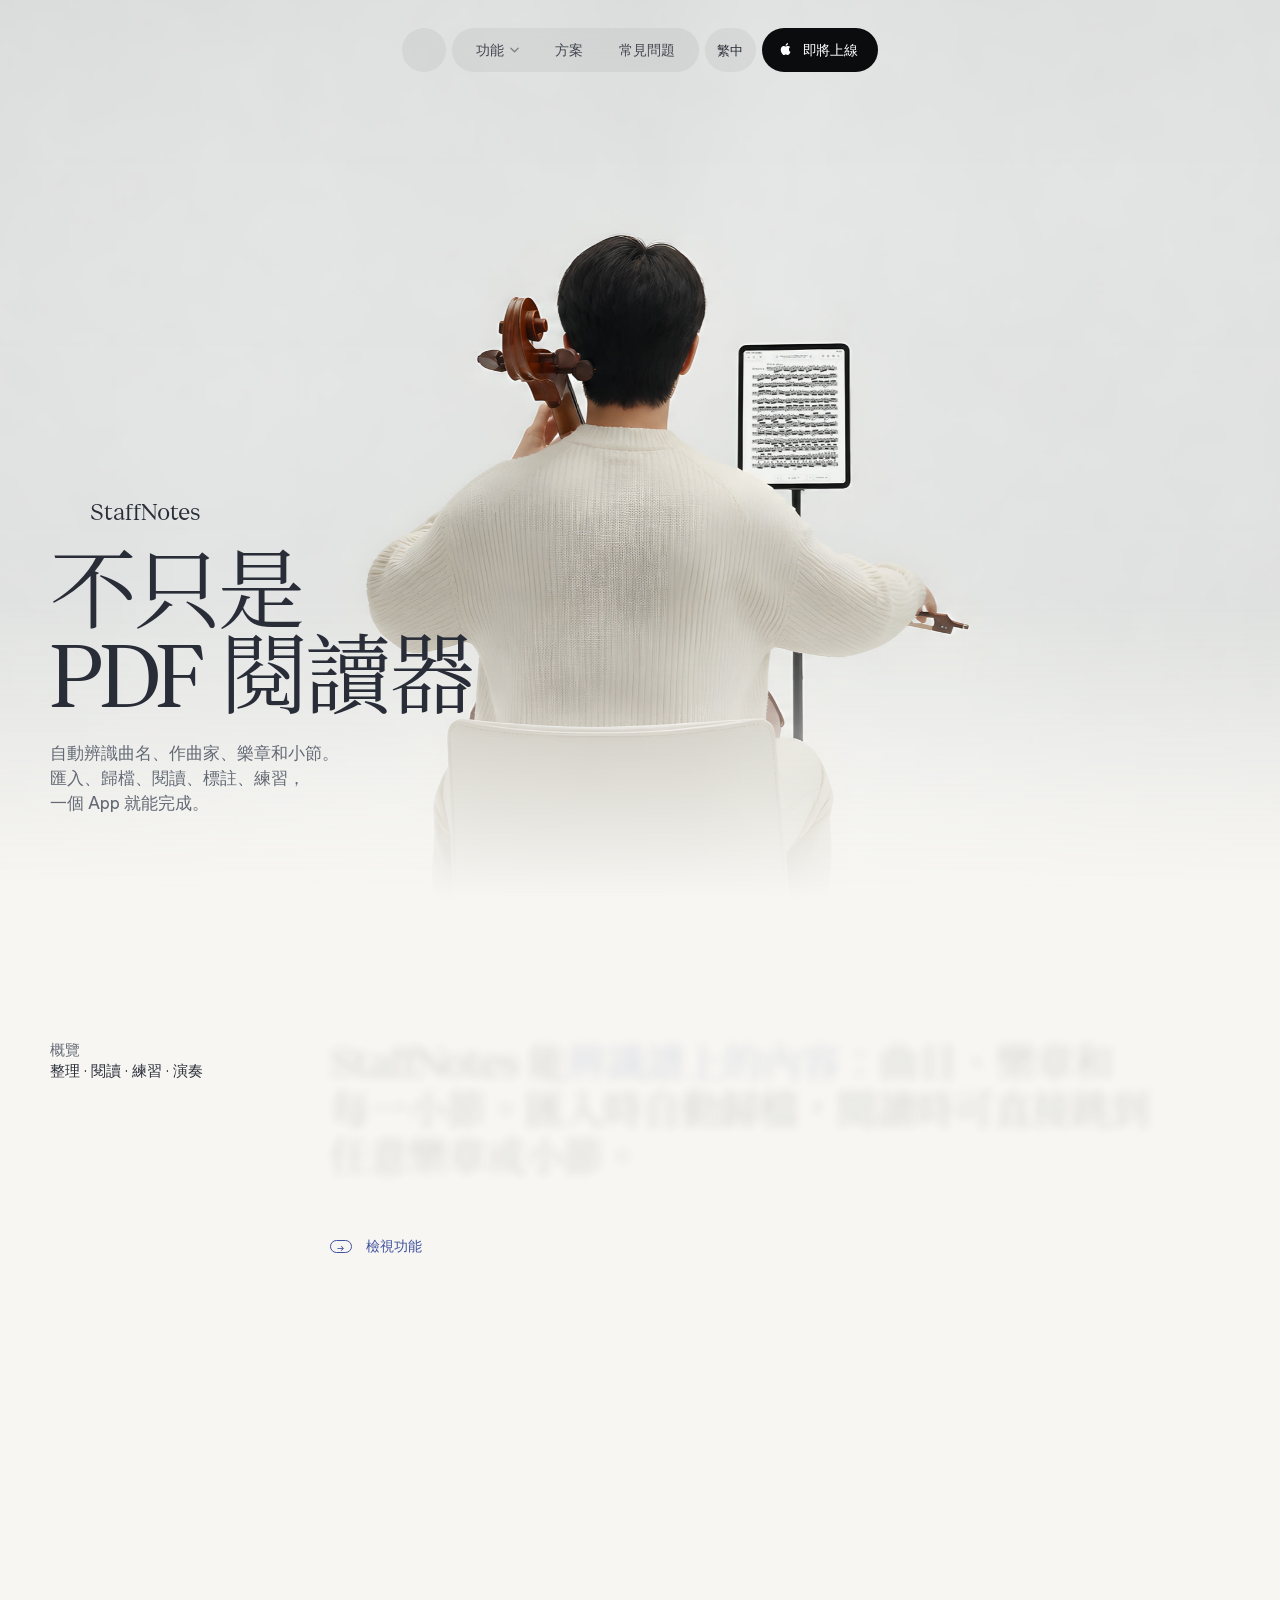
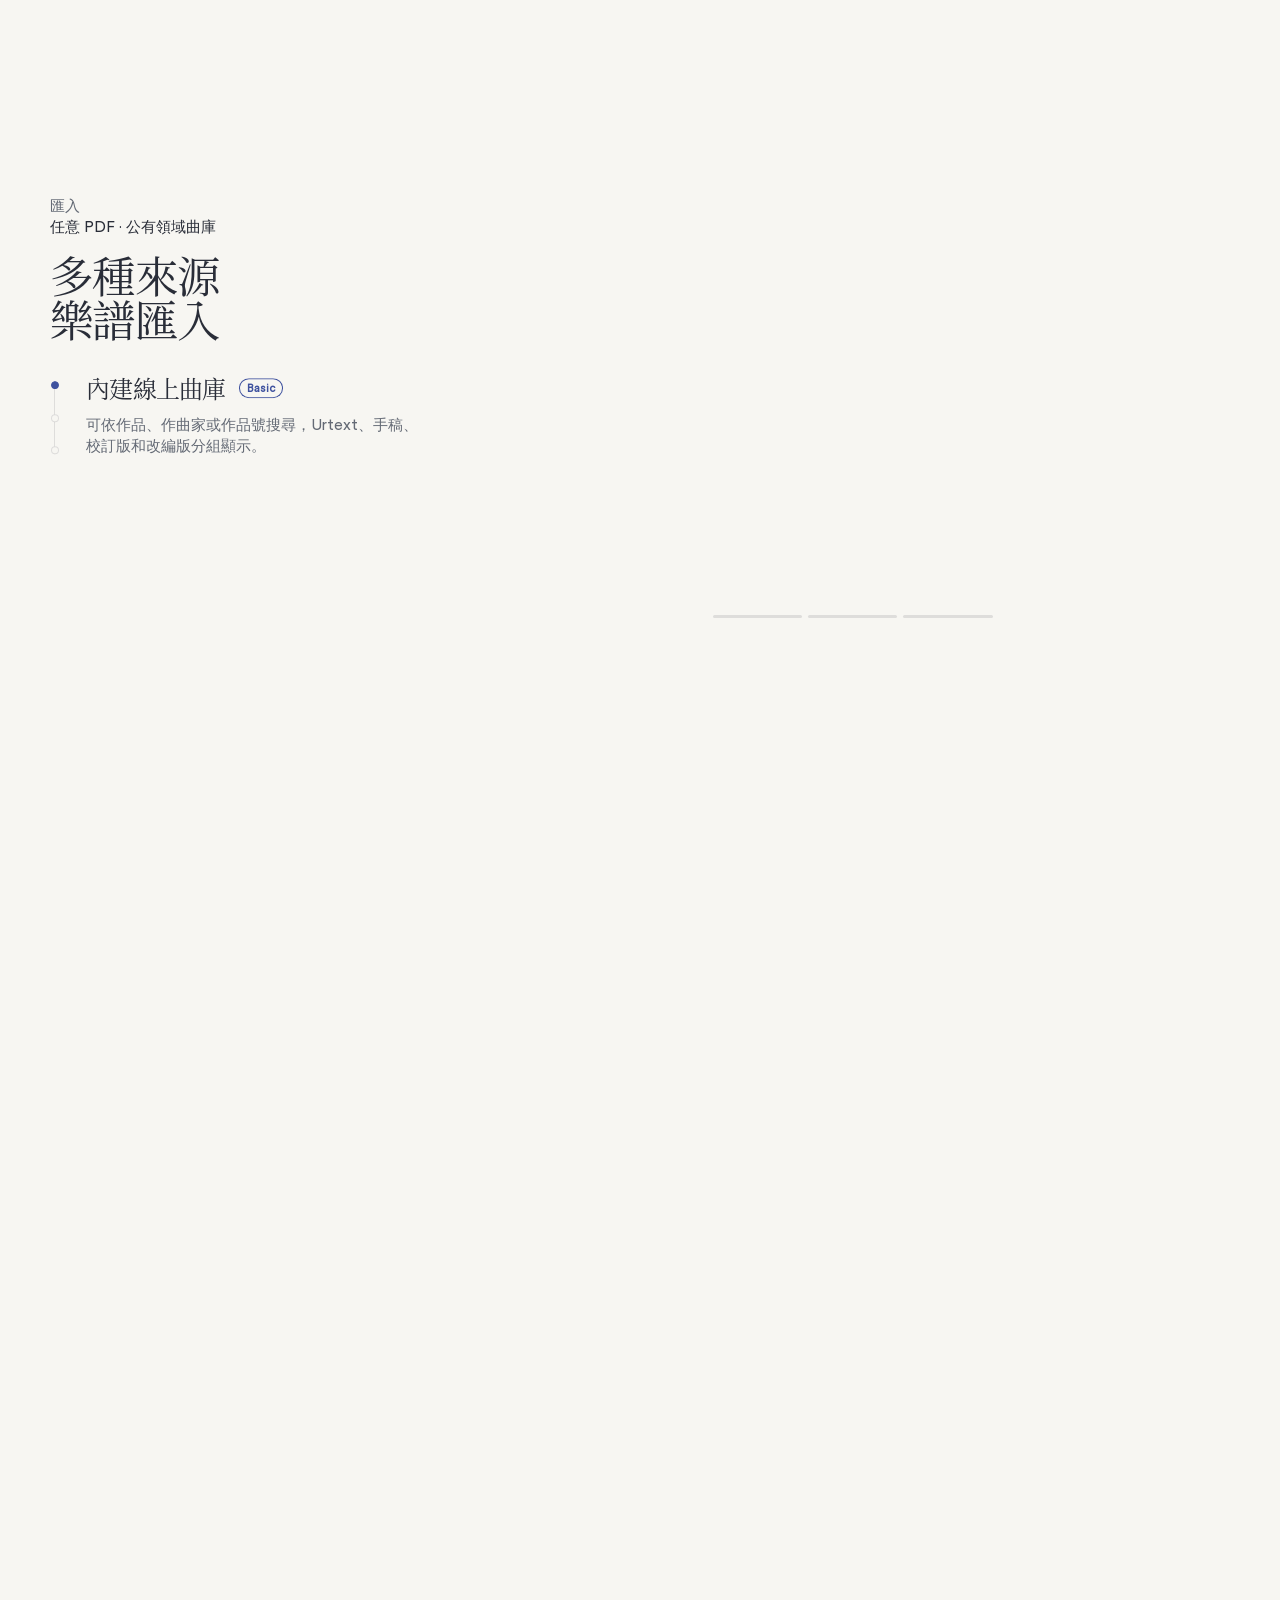
<file: zh-hant/index.html>
<!doctype html>
<html lang="zh-Hant">
<head>
<meta charset="utf-8">
<base href="../">
<meta name="robots" content="noindex, nofollow">
<meta name="viewport" content="width=device-width,initial-scale=1">
<title>StaffNotes · 不只是 PDF 閱讀器</title>
<link rel="alternate" hreflang="en" href="https://staffnotes.igmusictech.com/">
<link rel="alternate" hreflang="zh-Hans" href="https://staffnotes.igmusictech.com/zh/">
<link rel="alternate" hreflang="zh-Hant" href="https://staffnotes.igmusictech.com/zh-hant/">
<link rel="alternate" hreflang="de" href="https://staffnotes.igmusictech.com/de/">
<link rel="alternate" hreflang="x-default" href="https://staffnotes.igmusictech.com/">
<link rel="icon" href="favicon.ico" sizes="32x32">
<link rel="icon" href="assets/logo-mark.svg?v=2" type="image/svg+xml">
<style>
/* Goeist Serif Regular by shadcn-labs (license: assets/goeist-serif-OFL.txt). Timeless Serif covers missing symbols. */
@font-face{font-family:"Goeist Serif";src:url(assets/GoeistSerif-Regular.woff2) format("woff2");font-display:swap}
@font-face{font-family:"Timeless Serif";src:url(assets/TimelessSerif-Book.ttf) format("truetype");font-display:swap}
@font-face{font-family:"Timeless Sans";src:url(assets/TimelessSans-W460.ttf) format("truetype");font-display:swap}
/* 中文衬线：App 文件夹名用的思源宋体，取 Regular 一档；只截官网用到的字（字体许可 assets/sn-serif-OFL.txt） */
@font-face{font-family:"SN Serif SC";src:url(assets/sn-serif-sc.woff2?v=02eb800e) format("woff2");font-display:swap}
@font-face{font-family:"SN Serif TC";src:url(assets/sn-serif-tc.woff2?v=918ab453) format("woff2");font-display:swap}
:root{
  --paper:#F7F6F2;--card:#FFFFFF;--well:#EAECEB;--ink:#292D38;--ink2:#646A75;--line:rgba(41,45,56,.12);
  --blue:#3F529F;--night:#171B24;--night2:#232936;--blue-n:#B0BBF0;--on-night:#EEEDE8;--on-night2:#8E94A3;
  --red:#B64C50;--green:#39836B;--gold:#D9AC2B;--purple:#8064AD;
  --serif:"Goeist Serif","Timeless Serif",Georgia,serif;--sans:"Timeless Sans",-apple-system,system-ui,sans-serif;
  --ease:cubic-bezier(.2,.7,.2,1);--wrap:min(1180px,calc(100vw - 48px));
}
/* 中文：拉丁字母用 Goeist Serif；衬线处汉字用思源宋体，其余落到苹方；德语长词自动断字 */
:root:lang(zh-Hans){--serif:"Goeist Serif","Timeless Serif","SN Serif SC",Georgia,"PingFang SC","Noto Sans SC",serif;--sans:"Timeless Sans",-apple-system,system-ui,"PingFang SC","Noto Sans SC",sans-serif}
:root:lang(zh-Hant){--serif:"Goeist Serif","Timeless Serif","SN Serif TC","SN Serif SC",Georgia,"PingFang TC","Noto Sans TC",serif;--sans:"Timeless Sans",-apple-system,system-ui,"PingFang TC","Noto Sans TC",sans-serif}
:root:lang(zh) body{letter-spacing:0}
/* 段落末行不留单个词或孤字（各语言都开） */
p,li,.label,:root:lang(zh) h3{text-wrap:pretty}
/* 德语断字收紧：不到 10 个字母的词不断，断开处前面至少 4 个字、后面至少 5 个（词后的句号也算一个），不再出现 Werknum-mer、Ausga-ben */
:root:lang(de) h1,:root:lang(de) h2,:root:lang(de) h3,:root:lang(de) p,:root:lang(de) li{-webkit-hyphens:auto;hyphens:auto;hyphenate-limit-chars:10 4 5}
/* 标题只断特别长的词（Handschriftliche 这种手机上一行放不下的），不再出现「Gemein- / freie Noten」 */
:root:lang(de) h1,:root:lang(de) h2,:root:lang(de) h3{hyphenate-limit-chars:14 6 6}
/* 中文一个词包在 sn-w 里，词中间不断行（见页尾「中文按词换行」） */
sn-w{white-space:nowrap}
*{box-sizing:border-box;margin:0;padding:0}
html{background:var(--paper)}
body{font-family:var(--sans);font-weight:400;color:var(--ink);background:var(--paper);font-size:16px;line-height:1.45;letter-spacing:-.01em;-webkit-font-smoothing:antialiased;overflow-x:hidden}
a{color:inherit;text-decoration:none}
button{font:inherit;color:inherit;background:none;border:0;cursor:pointer;letter-spacing:inherit}
img{display:block;max-width:100%}
.wrap{width:var(--wrap);margin:0 auto}
.serif{font-family:var(--serif);font-weight:400;letter-spacing:-.025em}
.label{font-size:15px;line-height:1.4}
.label span{display:block;color:var(--ink2)}
.night .label span{color:var(--on-night2)}

/* reveal */
.rv{opacity:0;transform:translateY(16px);filter:blur(8px);transition:opacity .9s var(--ease),transform .9s var(--ease),filter .9s var(--ease);transition-delay:calc(var(--i,0)*60ms)}
.rv.in{opacity:1;transform:none;filter:none}

/* arrow capsule link */
.cap{display:inline-flex;align-items:center;gap:14px;color:var(--blue);font-size:14px}
.cap i{width:22px;height:13px;border:1px solid currentColor;border-radius:8px;display:grid;place-items:center;font-style:normal;font-size:9px;transition:width .35s var(--ease)}
.cap:hover i{width:30px}
.night .cap{color:var(--blue-n)}
.pill{display:inline-flex;align-items:center;height:24px;padding:0 10px;border:1px solid var(--blue);color:var(--blue);border-radius:12px;font-size:13px;transition:background .3s,color .3s}
.pill:hover,.pill.on{background:var(--blue);color:#fff}

/* App Store button */
.store{display:inline-flex;align-items:center;gap:9px;height:44px;padding:0 20px 0 16px;border-radius:22px;background:#0B0C0E;color:#fff;font-family:var(--sans);font-size:14px;letter-spacing:-.01em;transition:transform .3s var(--ease),background .3s}
.store svg{width:16px;height:16px;fill:currentColor;margin-top:-2px}
.store[aria-disabled]{cursor:default}.store:hover{transform:translateY(-1px);background:#000}
.store small{display:block;font-size:9px;opacity:.7;line-height:1;margin-bottom:2px;font-family:var(--sans)}
.store b{display:block;font-weight:400;line-height:1}
.store.light{background:#fff;color:#0B0C0E}

/* NAV */
.nav{position:fixed;top:28px;left:50%;transform:translateX(-50%);z-index:50;display:flex;gap:6px;align-items:center}
.nav .logo{width:44px;height:44px;border-radius:50%;background:rgba(120,120,120,.1);backdrop-filter:blur(20px);-webkit-backdrop-filter:blur(20px);display:grid;place-items:center;transition:background .3s}
/* 标志宽占圆的 56%，跟 App 图标里标志占图标的比例一样（小谭 2026-11-15：原来 67% 偏大） */
.nav .logo .mk{width:25.2px;height:15px;fill:#171B24;transition:fill .3s}
.nav.dark .logo .mk{fill:#F2F2F4}
.links{position:relative;display:flex;height:44px;align-items:center;padding:0 6px;border-radius:999px;background:rgba(120,120,120,.1);backdrop-filter:blur(20px);-webkit-backdrop-filter:blur(20px);transition:background .3s,color .3s}
.links a{position:relative;z-index:1;padding:0 18px;line-height:32px;font-size:14px;font-weight:400;opacity:.85}
.links .slider{position:absolute;top:6px;height:32px;border-radius:999px;background:rgba(255,255,255,.75);transition:left .3s var(--ease),width .3s var(--ease),opacity .3s;opacity:0}
html.veil body>*:not(.nav):not(.totop){opacity:0}
body>*:not(.nav):not(.totop){transition:opacity var(--veil-ms,0ms) ease}
.nav .store{height:44px;border-radius:999px;transition:opacity .35s var(--ease),transform .35s var(--ease),background .3s}
.nav.dark .links,.nav.dark .logo{background:rgba(255,255,255,.08);color:#F2F2F4}
.nav.dark .links .slider{background:rgba(255,255,255,.12)}
/* 功能：五章收进一个下拉，样子照语言下拉；电脑上鼠标移上去或点一下就展开 */
.feat{position:relative;z-index:1}
.feat-btn{display:flex;align-items:center;gap:6px;padding:0 18px;line-height:32px;font-size:14px;font-weight:400;opacity:.85}
.feat-btn svg{width:9px;height:6px;fill:none;stroke:currentColor;stroke-width:1.4;stroke-linecap:round;stroke-linejoin:round;opacity:.6;transition:transform .25s var(--ease)}
.feat.open .feat-btn svg{transform:rotate(180deg)}
.feats{display:none;position:absolute;top:46px;left:50%;transform:translateX(-50%);flex-direction:column;padding:8px;border-radius:18px;background:rgba(246,246,244,.96);box-shadow:0 12px 40px -12px rgba(41,45,56,.25);white-space:nowrap}
.feats::before{content:"";position:absolute;left:0;right:0;top:-14px;height:14px}
.feat.open .feats{display:flex}
.links .feats a{padding:0 24px;line-height:44px;text-align:center}
.feats a[aria-current]{color:var(--blue);opacity:1}
.nav.dark .feats{background:rgba(28,30,36,.96);color:#F2F2F4}
.nav.dark .feats a[aria-current]{color:#B0BBF0}
.nav.dark .store{background:#fff;color:#0B0C0E}
.menu-btn{display:none}
/* 语言：电脑在菜单右边、App Store 左边，手机挨着 Menu；下拉照手机菜单的样子，挂在按钮正下方。导航条宽度跟内容走，长语言不挤折行 */
.nav{width:max-content}
.lang{position:relative}
.lang-btn{height:44px;min-width:44px;padding:0 12px;border-radius:999px;background:rgba(120,120,120,.1);backdrop-filter:blur(20px);-webkit-backdrop-filter:blur(20px);font-size:13px;font-weight:500;letter-spacing:.02em;transition:background .3s,color .3s}
.nav.dark .lang-btn,.nav.dark .menu-btn{background:rgba(255,255,255,.08);color:#F2F2F4}
.langs{display:none;position:absolute;top:52px;left:50%;transform:translateX(-50%);flex-direction:column;padding:8px;border-radius:18px;background:rgba(246,246,244,.96);box-shadow:0 12px 40px -12px rgba(41,45,56,.25);white-space:nowrap}
.nav.dark .langs{background:rgba(28,30,36,.96);color:#F2F2F4}
.lang.open .langs{display:flex}
.langs a{line-height:44px;padding:0 24px;text-align:center;font-size:14px;opacity:.85}
.langs a[aria-current]{color:var(--blue);opacity:1}
.nav.dark .langs a[aria-current]{color:#B0BBF0}

/* HERO */
.hero{position:relative;height:100vh;min-height:640px;overflow:hidden;background:#DCDEDD}
.hero .img{position:absolute;inset:-20px;background:url(assets/hero.jpg) 52% 45%/cover no-repeat;transform-origin:50% 60%;will-change:transform;animation:heroIn 1.6s var(--ease) both}
@keyframes heroIn{from{transform:scale(1.06);filter:blur(10px);opacity:.4}to{transform:scale(1);filter:none;opacity:1}}
.hero::after{content:"";position:absolute;left:0;right:0;bottom:0;height:34%;background:linear-gradient(to bottom,rgba(247,246,242,0),var(--paper));pointer-events:none}
.hero .copy{position:absolute;left:max(24px,calc(50vw - 590px));bottom:7vh;z-index:2;will-change:transform,opacity}
.brand{display:flex;align-items:center;gap:10px;font-family:var(--serif);font-size:22px;margin-bottom:20px}
.brand .bm{display:grid;place-items:center;width:30px;height:30px}
.brand .mk{width:34px;height:20px;fill:#171B24}
footer .brand .mk{fill:#F2F2F4}
.hero h1{font-family:var(--serif);font-weight:400;font-size:clamp(56px,6.8vw,108px);line-height:.98;letter-spacing:-.035em;margin-bottom:22px}
.hero h1 .w{display:inline-block;opacity:0;transform:translateY(.35em);filter:blur(8px);animation:wordIn 1.1s var(--ease) forwards;animation-delay:calc(.35s + var(--i)*90ms)}
@keyframes wordIn{to{opacity:1;transform:none;filter:none}}
.hero .sub{font-size:17px;color:var(--ink2);max-width:380px;margin-bottom:22px}

/* STATEMENT */
.grid2{display:grid;grid-template-columns:240px 1fr;gap:0 40px}
.statement{padding:140px 0 180px}
.big{font-family:var(--serif);font-size:clamp(28px,3.1vw,42px);line-height:1.18;letter-spacing:-.025em;max-width:840px}
.big .w{opacity:.16;filter:blur(5px);transition:opacity .25s linear,filter .25s linear}
.big .w.on{opacity:1;filter:none}
.big .hl{color:var(--blue)}
.statement .cap{margin-top:56px}

/* SHOWCASE */
.show{position:relative;padding:40px 0 120px}
.show h2,.sec-title{font-family:var(--serif);font-weight:400;font-size:clamp(44px,5.4vw,80px);line-height:1;letter-spacing:-.035em}
/* 批注 87：大标题、小标题按宽度自动均衡换行，手机上不再剩一个词孤零零掉到下一行 */
h1,h2,h3{text-wrap:balance}
/* 原来用 <br> 手动断成两句，后一句太长时会被挤成「It knows the / piece.」；改成两段，每段各自均衡换行 */
.ln{display:block}
/* 手机上首页大标题缩到「Sheet music that」放得下一行，不再拆成「Sheet / music that」 */
@media (max-width:440px){ .hero h1{font-size:13.2vw} }
.show-head{display:flex;justify-content:space-between;align-items:flex-end;margin-bottom:80px}
.show-head p{max-width:320px;color:var(--ink2);font-size:15px}
#features .show-head{margin-bottom:0}#features .fx{margin-top:-10vh}#features{padding-bottom:0}#features .fx{margin-bottom:-12vh}
/* recognition → library: a short pinned stage; once in view the four beats play through on their own */
.fx{position:relative;height:150vh}
.fx-pin{position:sticky;top:0;height:100vh;display:grid;grid-template-columns:4fr 8fr;gap:48px;align-items:center}
.fx-copy{position:relative;padding-left:32px}
.fx-nodes{position:absolute;left:0;top:4px;bottom:4px;width:1px;background:var(--line);display:flex;flex-direction:column;justify-content:space-between}
.fx-nodes::before{content:"";position:absolute;left:0;top:0;width:1px;height:calc(var(--b,0)*100%/3);background:var(--blue);transition:height .9s var(--ease)}
.fx-nodes i{position:relative;left:-3.5px;width:8px;height:8px;border-radius:50%;background:var(--paper);border:1px solid var(--line);transition:border-color .5s,background .5s}
.fx-nodes i.on{border-color:var(--blue);background:var(--blue)}
.fx-beats{display:grid}
/* 换拍不叠影：旧的 .2s 内淡掉（不再糊着停在原地），新的等它走完再淡入、升上来 */
.fx-beat{grid-area:1/1;opacity:0;transform:translateY(14px);filter:blur(6px);transition:opacity .2s ease,filter .2s ease,transform 0s .2s;pointer-events:none}
.fx-beat.on{opacity:1;transform:none;filter:none;transition:opacity .5s var(--ease) .2s,transform .7s var(--ease) .2s,filter .5s var(--ease) .2s;pointer-events:auto}
.fx-beat .n{font-size:12px;color:var(--blue);margin-bottom:18px}
.fx-beat h3{font-family:var(--serif);font-weight:400;font-size:clamp(30px,3vw,44px);line-height:1.05;letter-spacing:-.03em;margin-bottom:18px;max-width:400px}
.fx-beat p{font-size:16px;color:var(--ink2);max-width:340px}
.fx-stage{display:grid;place-items:center;gap:18px}
.fx-prog{display:flex;gap:6px;width:min(280px,60%)}
.fx-prog button{flex:1;height:20px;padding:0;border:0;background:none;cursor:pointer;display:grid;align-items:center}
.fx-prog i{display:block;height:3px;border-radius:2px;background:var(--line);overflow:hidden;transition:background .2s}
.fx-prog i::after{content:"";display:block;height:100%;width:calc(var(--p,0)*100%);background:var(--blue);border-radius:inherit}
.fx-prog button:hover i{background:rgba(41,45,56,.2)}
.fx-prog button:focus-visible{outline:2px solid var(--blue);outline-offset:2px;border-radius:4px}
.fx-sim{width:min(100%,calc(78vh * 780 / 580))}

/* simulated app screens: components/NAME.js draws inside */
.sim{position:relative;width:100%;aspect-ratio:834/1194;overflow:hidden;border-radius:17px;background:var(--paper);container-type:inline-size}
.sim.land{aspect-ratio:1194/834}
.sim:not(.ready)::before{content:"";position:absolute;inset:0;background:linear-gradient(180deg,rgba(41,45,56,.045),rgba(41,45,56,.02) 30%,rgba(41,45,56,.045));animation:simPh 1.8s ease-in-out infinite}
.sim:not(.ready)::after{content:"";position:absolute;left:8%;right:8%;top:5%;height:4.5%;border-radius:999px;background:rgba(41,45,56,.06)}
@keyframes simPh{50%{opacity:.55}}
.night .sim{background:#20252F}

/* GIANT */
.giant{padding:160px 0 140px;overflow:hidden}
.giant .words{position:relative;text-align:center;color:var(--blue);font-family:var(--serif);font-size:clamp(84px,12.5vw,196px);line-height:.95;letter-spacing:-.045em;user-select:none}
.giant .words div{will-change:transform;white-space:nowrap}
/* follow: pinned page, three beats — numbers → follow box → full page turn (App: ReaderFollowOverlay, pager slides the whole page) */
#follow.giant{overflow:visible;overflow-x:clip}
#follow.giant{padding:60px 0 80px}
.fl{position:relative;height:300vh}
/* the page floats over the giant title and leans after the pointer, as before; copy sits right of the page, on its bottom edge */
.fl-pin{position:sticky;top:0;height:100vh;overflow:hidden}
.fl-pin .words{position:absolute;left:0;right:0;top:50%;transform:translateY(-50%)}
.fl-copy{position:absolute;z-index:2;left:calc(50% + var(--pw)/2 + 56px);bottom:calc(50% - 30px - var(--pw)*831/1200);width:min(300px,calc((100vw - var(--pw))/2 - (100vw - var(--wrap))/2 - 56px))}
.fl-copy .prolabel{margin-bottom:22px}
.fl-body{position:relative;padding-left:32px}
.fl-nodes{position:absolute;left:0;top:4px;bottom:4px;width:1px;background:var(--line);display:flex;flex-direction:column;justify-content:space-between}
.fl-nodes::before{content:"";position:absolute;left:0;top:0;width:1px;height:calc(var(--b,0)*100%/2);background:var(--blue);transition:height .9s var(--ease)}
.fl-nodes i{position:relative;left:-3.5px;width:8px;height:8px;border-radius:50%;background:var(--paper);border:1px solid var(--line);cursor:pointer;transition:border-color .5s,background .5s}
.fl-nodes i::after{content:"";position:absolute;inset:-10px}
.fl-nodes i.on{border-color:var(--blue);background:var(--blue)}
.fl-beats{display:grid}
.fl-beat{grid-area:1/1;opacity:0;transform:translateY(14px);filter:blur(6px);transition:opacity .6s var(--ease),transform .8s var(--ease),filter .6s var(--ease);pointer-events:none}
.fl-beat.on{opacity:1;transform:none;filter:none;transition-delay:.12s;pointer-events:auto}
.fl-beat .n{font-size:12px;color:var(--blue);margin-bottom:18px}
.fl-beat .n{margin-bottom:12px}
.fl-beat h3{font-family:var(--serif);font-weight:400;font-size:clamp(24px,2.1vw,32px);line-height:1.05;letter-spacing:-.03em;margin-bottom:12px}
.fl-beat p{font-size:15px;color:var(--ink2)}
#follow{--pw:min(calc((100vh - 170px)*1200/1662),46vw)}
.page{position:absolute;left:50%;top:calc(50% + 30px);width:var(--pw);margin:calc(var(--pw)*-1662/2400) 0 0 calc(var(--pw)/-2);aspect-ratio:1200/1662;will-change:transform;border-radius:14px;overflow:hidden;background:#FCF8F3;container-type:inline-size;box-shadow:0 1px 2px rgba(23,27,36,.08),0 30px 60px -30px rgba(23,27,36,.35)}
.page .pg{position:absolute;inset:0}
.page .pg img{display:block;width:100%;height:100%}
/* whole-page turn as in the App's pager: both pages slide left together, 12pt apart */
.page .pg{transition:transform .5s cubic-bezier(.25,.8,.25,1)}
.page .pg.b{transform:translateX(calc(100% + 1.17cqw))}
.page[data-p="full"] .pg.a{transform:translateX(calc(-100% - 1.17cqw))}
.page[data-p="full"] .pg.b{transform:none}
/* sizes in iPad points × page width/1024: box border 2pt and radius 4pt at page scale 1.72; numbers 18pt medium on white 80% */
.page .box{position:absolute;border:.336cqw solid rgba(63,82,159,.55);border-radius:.674cqw;background:rgba(63,82,159,.14);opacity:0;pointer-events:none}
.page .mn{position:absolute;transform:translateY(-50%);height:2.34cqw;min-width:2.34cqw;padding:0 .39cqw;border-radius:2cqw;background:rgba(255,255,255,.8);box-shadow:0 .1cqw .2cqw rgba(0,0,0,.1);color:#3F529F;font:500 1.758cqw/2.34cqw -apple-system,system-ui,sans-serif;letter-spacing:0;text-align:center;opacity:0;transition:opacity .4s var(--ease) var(--d,0ms)}
.page.nums .mn{opacity:1}
.page.rev .mn{transition-duration:.15s;transition-delay:0s}
.giant .under{display:flex;justify-content:space-between;align-items:flex-end;margin-top:120px;gap:40px}
.giant .under p{max-width:420px;color:var(--ink2);font-size:17px}
.giant .under .txt{max-width:440px}
.giant .under h3{font-weight:400;font-size:clamp(24px,2.2vw,30px);letter-spacing:-.025em;line-height:1.1;margin-bottom:12px}
#ftext{display:grid}
#ftext>*{grid-area:1/1;transition:opacity .45s var(--ease),transform .55s var(--ease)}
#ftext>:not(.on){opacity:0;transform:translateY(8px);pointer-events:none}
.giant .under p{color:var(--ink2);font-size:17px}
.indepth{display:flex;flex-direction:column;align-items:flex-end;gap:10px;font-size:13px;color:var(--ink2)}
.indepth div{position:relative;display:flex;gap:6px}
.pill{position:relative;z-index:1}
.indepth .pill.on{background:none;color:#fff}
.indepth .pill.on:hover{background:none}
.indepth .psl{position:absolute;top:0;height:24px;border-radius:12px;background:var(--blue);transition:left .45s var(--ease),top .45s var(--ease),width .45s var(--ease)}
.prolabel{display:inline-flex;align-items:center;gap:8px;font-size:15px;color:var(--blue)}
.prolabel::before{content:"";width:7px;height:7px;border-radius:50%;background:currentColor}
.night .prolabel{color:var(--blue-n)}

/* NIGHT */
.night{background:var(--night);color:var(--on-night)}
.tools{padding:150px 0 40px}
.tools .intro h2{font-family:var(--serif);font-weight:400;font-size:clamp(36px,3.8vw,56px);line-height:1.05;letter-spacing:-.03em;max-width:700px}
.tools .intro .lead{font-size:14px;margin-bottom:14px}
.tools .intro .lead span{display:block;color:var(--ink2)}
/* practice: one panel, three tools; pinned, the wheel steps metronome → tuner → reference, each plays on its own clock */
.pr{position:relative;height:300vh}
#practice .tools{padding-bottom:0}#pr{margin-top:-20vh}
.pr-pin{position:sticky;top:0;height:100vh;display:grid;grid-template-columns:7fr 5fr;gap:48px;align-items:center}
.pr-stage{display:grid;place-items:center}
.pr-sim{width:min(100%,340px,calc(42vh * 440 / 560));aspect-ratio:440/560}
#practice .pr-sim.sim{width:min(100%,340px,calc(42vh * 440 / 560));height:auto;aspect-ratio:440/560;background:none;border-radius:0;overflow:visible}
.pr-copy{position:relative;padding-left:32px}
.pr-nodes{position:absolute;left:0;top:4px;bottom:4px;width:1px;background:var(--line);display:flex;flex-direction:column;justify-content:space-between}
.pr-nodes::before{content:"";position:absolute;left:0;top:0;width:1px;height:calc(var(--b,0)*100%/2);background:var(--blue);transition:height .9s var(--ease)}
.pr-nodes i{position:relative;left:-3.5px;width:8px;height:8px;border-radius:50%;background:var(--paper);border:1px solid var(--line);transition:border-color .5s,background .5s}
.pr-nodes i.on{border-color:var(--blue);background:var(--blue)}
.pr-beats{display:grid}
.pr-beat{grid-area:1/1;opacity:0;transform:translateY(14px);filter:blur(6px);transition:opacity .6s var(--ease),transform .8s var(--ease),filter .6s var(--ease);pointer-events:none}
.pr-beat.on{opacity:1;transform:none;filter:none;transition-delay:.12s;pointer-events:auto}
.pr-beat .n{font-size:12px;color:var(--blue);margin-bottom:18px}
.pr-beat h3{font-family:var(--serif);font-weight:400;font-size:clamp(30px,3vw,44px);line-height:1.05;letter-spacing:-.03em;margin-bottom:18px;max-width:400px}
.pr-beat p{font-size:16px;color:var(--ink2);max-width:340px}

/* DICTIONARY */
.dictsec{position:relative;padding:150px 0}
.dictsec .pin{display:grid;grid-template-columns:minmax(300px,1fr) auto;align-items:center;gap:56px}
.dictsec h2{font-family:var(--serif);font-weight:400;font-size:clamp(44px,5.2vw,80px);line-height:1;letter-spacing:-.035em;margin:22px 0 26px}
.dictsec p{color:var(--on-night2);max-width:420px;font-size:17px}
.dictsec .terms{display:flex;flex-wrap:wrap;gap:8px;margin-top:34px;max-width:440px}
.dictsec .terms button{font-family:var(--serif);font-size:16px;padding:4px 12px;border-radius:14px;border:1px solid rgba(255,255,255,.14);background:none;color:var(--on-night);cursor:pointer;transition:background .2s,border-color .2s,color .2s}
.dictsec .terms button:hover{border-color:rgba(255,255,255,.4)}
.dictsec .terms button.on{background:var(--on-night);border-color:var(--on-night);color:#0E1117}
.dictsec .frame{width:min(760px,56vw)}
.dictsec .sim{aspect-ratio:auto;overflow:visible;background:none;border-radius:0}

/* SKETCH: crayon board and Apple Music share one pinned stage; the wheel steps through four beats */
.sketch{padding:0}
.skp{position:relative;height:460vh}
.sk-pin{position:sticky;top:0;height:100vh;padding:96px 0 36px;display:grid;grid-template-columns:auto minmax(0,1fr);gap:72px;align-items:center}
.sk-stage{position:relative;height:calc(100vh - 132px);max-height:900px;aspect-ratio:834/1194}
.sk-frame{position:absolute;inset:0;border-radius:18px;background:#fff;overflow:hidden;box-shadow:0 1px 2px rgba(41,45,56,.06),0 18px 50px rgba(41,45,56,.10);transition:opacity .6s var(--ease),transform .8s var(--ease),filter .6s var(--ease)}
.sk-frame .sim{border-radius:18px}
.sk-frame .sim.am{position:absolute;inset:0;background:none;aspect-ratio:auto;z-index:2;pointer-events:none}
.sk-copy{display:grid;align-self:center;max-width:520px}
.sk-seg{display:inline-flex;gap:2px;padding:3px;border-radius:999px;background:rgba(41,45,56,.06);margin-bottom:40px;justify-self:start}
.sk-seg button{all:unset;cursor:pointer;height:30px;line-height:30px;padding:0 14px;border-radius:999px;font-size:13px;color:var(--ink2);transition:background .3s,color .3s}
.sk-seg button.on{background:#fff;color:var(--ink);box-shadow:0 1px 2px rgba(41,45,56,.12)}
.sk-seg button:focus-visible{outline:2px solid var(--blue);outline-offset:2px}
.sk-gs{display:grid}
.sk-g{grid-area:1/1;opacity:0;transform:translateY(14px);filter:blur(6px);transition:opacity .6s var(--ease),transform .8s var(--ease),filter .6s var(--ease);pointer-events:none}
.sk-g.on{opacity:1;transform:none;filter:none;transition-delay:.12s;pointer-events:auto}
.sk-g .label{margin-bottom:18px}
.sk-g h2.sec-title{font-size:clamp(40px,4.2vw,62px)}
.sk-g>p{color:var(--ink2);max-width:440px;margin:18px 0 30px;font-size:16px}
.sk-g ul{list-style:none}
.sk-g li{border-top:1px solid var(--line);padding:14px 0;font-size:15px;cursor:pointer;transition:color .3s;outline:none}
.sk-g li span{display:block;font-size:13px;color:var(--ink2);max-height:0;overflow:hidden;transition:max-height .45s var(--ease)}
.sk-g li:hover span,.sk-g li.on span{max-height:80px}
.sk-g li:hover,.sk-g li.on,.sk-g li:focus-visible{color:var(--blue)}
@media (max-width:900px){
  .sketch{padding:100px 0 60px}
  .skp{height:auto}
  .sk-pin{position:static;height:auto;padding:0;display:flex;flex-direction:column;gap:34px}
  .sk-copy,.sk-gs,.sk-stage{display:contents}
  .sk-seg{display:none}
  .sk-g,.sk-g.on{opacity:1;transform:none;filter:none;pointer-events:auto}
  .sk-g.pen{order:1}.sk-g.mus{order:2;margin-top:20px}.sk-frame.pen{order:3}
  .sk-frame{position:relative;inset:auto;width:100%;aspect-ratio:834/1194}
  .sk-frame.mus{aspect-ratio:834/1194}
}
.ghost{display:inline-flex;align-items:center;height:30px;padding:0 14px;border:1px solid var(--line);border-radius:15px;font-size:13px;transition:border-color .3s}
.ghost:hover{border-color:var(--ink)}

/* LIBRARY */
.lib{padding:24px 0 40px}
/* 左栏放宽到放得下「sorted and named.」一行，不再剩「named.」单独一行 */
.lib .cols{display:grid;grid-template-columns:1.25fr 1fr;gap:60px;align-items:center}
.lib .cols p{color:var(--ink2);max-width:400px;margin-top:22px;font-size:16px}
.lib .cols .cap{margin-top:36px}
.ed{background:var(--card);border-radius:32px;padding:34px 34px 20px}
.ed .ttl{text-align:center;font-size:14px;font-weight:400;margin-bottom:26px}
.ed h4{font-weight:400;font-size:19px}
.ed .by{color:var(--ink2);font-size:14px;margin-bottom:22px}
.chips{position:relative;display:flex;flex-wrap:wrap;gap:4px;padding:4px;background:var(--well);border-radius:14px;margin-bottom:18px}
.chips button{position:relative;z-index:1;font-size:13px;padding:6px 11px;border-radius:10px;font-weight:400;color:var(--ink2);transition:color .3s}
.chips button.on{color:var(--ink)}
.chips .sl{position:absolute;background:#fff;border-radius:10px;box-shadow:0 1px 3px rgba(41,45,56,.08);transition:left .5s var(--ease),top .5s var(--ease),width .5s var(--ease),height .5s var(--ease)}
.list{position:relative;transition:height .45s var(--ease)}
.ver{display:flex;align-items:center;gap:16px;padding:12px 0;border-top:1px solid var(--line);transition:opacity .3s,transform .35s var(--ease)}
.ver .th{width:38px;height:50px;border-radius:4px;background:#FBF9F3;outline:1px solid var(--line);flex:none}
.ver .tx{font-size:14px;line-height:1.35}
.ver .tx span{display:block;color:var(--ink2);font-size:12px}
.ver .badge{margin-left:auto;font-size:11px;color:var(--blue);border:1px solid var(--blue);border-radius:8px;padding:0 7px;line-height:17px}
.ver.out{display:none}
.ver.leaving{position:absolute;left:0;right:0;pointer-events:none}

/* BAND */
.band{position:relative;color:#fff;padding:150px 0;overflow:hidden}
.band .bg{position:absolute;inset:0;background:var(--blue);clip-path:inset(0 50% 0 50%);will-change:clip-path}
.band .wrap{position:relative;display:grid;grid-template-columns:1fr;gap:0 0}
.band .num{font-size:14px;padding-top:14px}
.band h2{font-family:var(--serif);font-weight:400;font-size:clamp(44px,5vw,76px);letter-spacing:-.035em;line-height:1}
.band p{max-width:420px;margin:24px 0 70px;font-size:16px;opacity:.85}
.band .cap{color:#fff;font-size:18px}
.band .cap i{width:18px;height:34px;border-radius:9px;font-size:11px}

/* PRICING */
.pricing{padding:160px 0 140px}
.pricing .head{display:grid;grid-template-columns:240px 1fr;gap:40px;margin-bottom:64px}
.plans{display:grid;grid-template-columns:1fr 1fr;gap:20px}
.plan{background:var(--card);border-radius:32px;padding:40px 40px 34px;border:1px solid transparent;transition:background .35s,border-color .35s}
.plan:hover{background:#FCFBF8;border-color:var(--line)}
.plan.pro{border-color:var(--blue)}
.pill.basic:hover{background:none;color:var(--blue)}
.plan .top{display:flex;justify-content:space-between;align-items:baseline}
.plan h3{font-family:var(--serif);font-weight:400;font-size:40px;letter-spacing:-.03em}
.plan .price{font-size:13px;color:var(--ink2);margin:6px 0 30px}
.plan .price b{font-family:var(--serif);font-weight:400;font-size:30px;letter-spacing:-.02em;color:var(--ink);margin:0 2px}
/* 价格数字先不公开：清单直接接在方案名下面 */
.plan .top+ul{margin-top:28px}
.plan ul{list-style:none}
.plan li{display:flex;gap:14px;padding:12px 0;border-top:1px solid var(--line);font-size:15px}
.plan li::before{content:"";flex:none;width:6px;height:6px;border-radius:50%;margin-top:8px;border:1px solid var(--blue)}
.plan.pro li.plus::before{background:var(--blue)}
.plans-cta{display:flex;justify-content:center;margin-top:56px}

/* FAQ */
.faq{padding:40px 0 170px}
.faq .grid2{align-items:start}
.qa{border-top:1px solid var(--line)}
.qa:last-child{border-bottom:1px solid var(--line)}
.qa button{width:100%;display:flex;justify-content:space-between;align-items:center;text-align:left;padding:24px 0;font-size:clamp(19px,1.7vw,23px);letter-spacing:-.025em;font-weight:400;text-wrap:balance}
.qa button i{font-style:normal;width:24px;height:24px;border-radius:50%;border:1px solid var(--line);display:grid;place-items:center;font-size:15px;transition:transform .35s var(--ease),border-color .3s;flex:none;margin-left:20px}
.qa.open button i{transform:rotate(45deg);border-color:var(--ink)}
.qa .a{display:grid;grid-template-rows:0fr;transition:grid-template-rows .35s var(--ease)}
.qa .a>div{overflow:hidden}
.qa .a p{padding:0 60px 26px 0;color:var(--ink2);max-width:640px}
.qa.open .a{grid-template-rows:1fr}

/* END + FOOTER */
.end{padding:170px 0 120px;text-align:center}
.end h2{font-family:var(--serif);font-weight:400;font-size:clamp(90px,13vw,210px);line-height:.9;letter-spacing:-.05em;margin-bottom:46px}
.end p{color:var(--on-night2);margin-bottom:30px}
footer{padding:80px 0 34px;border-top:1px solid rgba(255,255,255,.08)}
footer .cols{display:grid;grid-template-columns:240px 1fr 1fr;gap:40px}
footer .n{font-size:12px;color:var(--on-night2)}
footer ul{list-style:none}
footer li a{font-size:clamp(20px,1.9vw,25px);letter-spacing:-.025em;line-height:1.5;transition:color .3s}
footer li a:hover{color:var(--blue-n)}
footer .legal{display:flex;gap:24px;margin-top:110px;font-size:12px;color:var(--on-night2)}
footer .legal span{margin-left:auto;white-space:nowrap}
/* 德语两个链接很长，手机上 © 那一行放到下面，不再挤成两行 */
@media (max-width:440px){:root:lang(de) footer .legal{flex-wrap:wrap;row-gap:10px}:root:lang(de) footer .legal span{flex-basis:100%;margin-left:0}}

/* 回到顶部和右下角播放键一个样子：白色圆按钮，41 px，离边 20 px */
.totop{position:fixed;right:20px;top:auto;bottom:20px;z-index:45;width:41px;height:41px;box-sizing:border-box;border-radius:50%;background:#fff;border:1px solid rgba(23,27,36,.16);box-shadow:0 4px 16px rgba(23,27,36,.10);display:grid;place-items:center;opacity:0;transform:translateY(8px)}
.totop .mk{width:20px;height:12px;fill:#171B24}
.totop.on{opacity:1;transform:none}
.totop{transition:opacity .4s,transform .4s,bottom .4s cubic-bezier(.2,.7,.2,1),background .3s}
.totop.lift{bottom:84px}
.totop:hover{background:#F2F3F7}

@media (max-width:900px){
  .links{display:none}.menu-btn{display:flex;height:44px;align-items:center;padding:0 16px;border-radius:999px;background:rgba(120,120,120,.1);backdrop-filter:blur(20px);font-size:14px}
  .nav{width:calc(100vw - 32px);justify-content:space-between}.nav .store{order:3}
  .nav{justify-content:flex-start}.menu-btn{margin-left:auto}.lang{margin-right:auto}
  /* 手机：语言和 Menu 两个气泡一样宽 */
  .menu-btn,.lang-btn{width:64px;min-width:0;padding:0;justify-content:center}
  .grid2,.row,.sketch .head,.pricing .head,footer .cols{grid-template-columns:1fr}
  .label{margin-bottom:22px}
  .show-head{display:block;margin-bottom:40px}
  #features .show-head{margin-bottom:40px}#features .fx{margin-top:0;margin-bottom:0}#features{padding-bottom:60px}
  .fx{height:auto}.fx-pin{position:static;height:auto;display:flex;flex-direction:column-reverse;gap:34px}.fx-stage,.fx-sim{width:100%}
  .fx-copy{padding-left:0}.fx-nodes{display:none}.fx-beats{display:flex;flex-direction:column;gap:30px}
  .fx-beat{opacity:.3;transform:none;filter:none}.fx-beat.on{opacity:1}.fx-beat .n{margin-bottom:10px}.fx-beat h3{font-size:30px;margin-bottom:10px}
  .fl{height:auto}.fl-pin{position:static;height:auto;overflow:visible;display:flex;flex-direction:column;padding:0 24px}
  .fl-pin .words{position:relative;top:auto;transform:none;font-size:15vw;margin:0 -24px}
  #follow{--pw:calc(100vw - 48px)}.page{position:relative;left:auto;top:auto;margin:-2vw 0 0}
  .fl-copy{position:static;order:2;width:auto;margin-top:40px}
  .fl-body{padding-left:0}.fl-nodes{display:none}.fl-beats{display:flex;flex-direction:column;gap:30px}
  .fl-beat{opacity:.3;transform:none;filter:none;pointer-events:auto}.fl-beat.on{opacity:1}.fl-beat .n{margin-bottom:10px}.fl-beat h3{font-size:30px;margin-bottom:10px}
  .tools{padding:110px 0 30px}
  #pr{margin-top:0}
  .pr{height:auto;padding-bottom:90px}.pr-pin{position:static;height:auto;display:flex;flex-direction:column;gap:34px}.pr-stage,#practice .pr-sim.sim{width:100%}
  .pr-copy{padding-left:0}.pr-nodes{display:none}.pr-beats{display:flex;flex-direction:column;gap:30px}
  .pr-beat{opacity:.3;transform:none;filter:none}.pr-beat.on{opacity:1}.pr-beat .n{margin-bottom:10px}.pr-beat h3{font-size:30px;margin-bottom:10px}
  .dictsec{padding:110px 0}.dictsec .pin{grid-template-columns:1fr;gap:44px}.dictsec .frame{width:100%}
  .giant .under{flex-direction:column;align-items:flex-start}.indepth{align-items:flex-start}.indepth div{flex-wrap:wrap}.indepth .pill{white-space:nowrap}
  .board-wrap,.lib .cols,.plans{grid-template-columns:1fr}
}
@media (prefers-reduced-motion:reduce){
  *,*::before,*::after{animation:none!important;transition:none!important}
  .rv,.hero h1 .w{opacity:1!important;transform:none!important;filter:none!important}
  .big .w{opacity:1;filter:none}
}
</style>
<link rel="stylesheet" href="components/r13/dot-r13.css?v=985757d0">
<link rel="stylesheet" href="components/r13/onescore-r13.css?v=985757d0">
<script src="components/r13/i18n-r13.js?v=985757d0"></script>
</head>
<body>
<svg width="0" height="0" style="position:absolute" aria-hidden="true"><symbol id="sn-mark" viewBox="145 248 510 302"><g data-key="q8xqzuy8nm" transform="translate(400 399.3127136230469) rotate(-90) scale(1 -1)"><path  transform="scale(1.1682242990654206) translate(-125 -214)" d="M92 132C91 128 90 123 90 120C91 116 93 114 97 114C107 114 123 126 130 128C141 132 155 135 169 135C178 135 187 133 195 131C205 129 214 124 223 118C238 106 250 88 250 67C250 30 220 0 183 0C146 0 116 30 116 67V77C83 77 33 17 26 11C22 9 19 7 16 7C8 7 4 18 4 28V34C7 57 24 83 37 102C50 120 59 139 71 157C89 187 108 216 125 246C131 255 155 284 155 300C155 303 154 306 152 308C151 309 149 310 147 310C139 310 126 302 120 300C109 296 95 293 81 293C72 293 63 295 55 297C45 299 36 304 27 310C12 322 0 340 0 361C0 398 30 428 67 428C104 428 134 398 134 361V351C167 351 217 411 224 417C230 421 233 421 235 421C244 421 247 416 247 408C247 382 213 327 206 316L104 155C101 150 95 141 92 132Z"/></g></symbol></svg>


<nav class="nav attop" id="nav">
  <a class="logo" href="#top" aria-label="StaffNotes"><svg class="mk"><use href="/zh-hant/#sn-mark"/></svg></a>
  <div class="links" id="links">
    <i class="slider"></i>
    <div class="feat" id="feat"><button class="feat-btn" type="button" aria-expanded="false" aria-controls="feats">功能<svg viewBox="0 0 10 6" aria-hidden="true"><path d="M1 1l4 4 4-4"/></svg></button><div class="feats" id="feats">
      <a href="#import" data-s="import">匯入</a>
      <a href="#organize" data-s="organize">整理</a>
      <a href="#read" data-s="read">閱讀</a>
      <a href="#practice" data-s="practice">練習</a>
      <a href="#play" data-s="play">演奏</a>
      <a href="#sync" data-s="sync">雲同步</a>
      <a href="#stats" data-s="stats">統計</a>
    </div></div>
    <a href="#pricing" data-s="pricing">方案</a>
    <a href="#faq" data-s="faq">常見問題</a>
  </div>
  <button class="menu-btn" type="button" aria-expanded="false" aria-controls="links">選單</button>
  <div class="lang" id="lang"><button class="lang-btn" type="button" aria-expanded="false" aria-controls="langs" aria-label="語言：繁體中文">繁中</button><div class="langs" id="langs"><a href="/" hreflang="en" lang="en" data-l="en">English</a><a href="/zh/" hreflang="zh-Hans" lang="zh-Hans" data-l="zh">简体中文</a><a href="/zh-hant/" hreflang="zh-Hant" lang="zh-Hant" data-l="zh-hant">繁體中文</a><a href="/de/" hreflang="de" lang="de" data-l="de">Deutsch</a></div></div>
  <a class="store" aria-disabled="true"><svg viewBox="0 0 24 24"><path d="M16.37 12.6c-.02-2.28 1.86-3.38 1.95-3.43-1.06-1.55-2.71-1.77-3.3-1.79-1.4-.14-2.74.83-3.45.83-.71 0-1.81-.81-2.97-.79-1.53.02-2.94.89-3.73 2.26-1.59 2.76-.41 6.84 1.14 9.08.76 1.1 1.66 2.33 2.84 2.28 1.14-.05 1.57-.74 2.95-.74 1.38 0 1.77.74 2.97.71 1.23-.02 2-1.11 2.75-2.21.87-1.27 1.22-2.5 1.24-2.57-.03-.01-2.38-.91-2.39-3.63zM14.1 5.9c.63-.76 1.05-1.82.94-2.87-.9.04-2 .6-2.65 1.36-.58.67-1.09 1.75-.95 2.78 1 .08 2.03-.51 2.66-1.27z"/></svg><span><b>即將上線</b></span></a>
</nav>

<!-- HERO -->
<header class="hero" id="top" data-theme="light">
  <div class="img" id="heroImg"></div>
  <div class="copy" id="heroCopy">
    <div class="brand rv" style="--i:1"><span class="bm"><svg class="mk"><use href="/zh-hant/#sn-mark"/></svg></span>StaffNotes</div>
    <h1 id="heroTitle"><span class="ln">不只是</span><span class="ln">PDF 閱讀器</span></h1>
    <p class="sub rv" style="--i:8">自動辨識曲名、作曲家、樂章和小節。<br>匯入、歸檔、閱讀、標註、練習，<span style="white-space:nowrap">一個 App 就能完成。</span></p>
  </div>
</header>

<!-- STATEMENT -->
<section class="statement wrap grid2" id="overview" data-theme="light">
  <div class="label rv"><span>概覽</span>整理 · 閱讀 · 練習 · 演奏</div>
  <div>
    <p class="big" id="words">StaffNotes 能<span class="hl">辨識譜上的內容：</span>曲目、樂章和每一小節。匯入時自動歸檔，閱讀時可直接跳到任意樂章或<span style="white-space:nowrap">小節。</span></p>
    <a class="cap rv" href="#features"><i>→</i>檢視功能</a>
  </div>
</section>

<!-- ONE SCORE (r13): one K. 545 from the dropped PDF to one portrait reader, full page, that tells every feature with the original demos. components/r13/onescore-r13.js drives it -->
<section class="show os" id="organize" data-theme="light">
  <div class="os-track wrap">
    <div class="os-mark" id="features"></div><div class="os-mark" id="import"></div><div class="os-mark" id="read"></div><div class="os-mark" id="practice"></div><div class="os-mark" id="play"></div><div class="os-mark" id="sync"></div>
    <div class="os-pin">
      <div class="os-stage">
        <div class="os-sbox"><div class="fx-sim" data-sim="r13/story-r13" data-drive="scroll"></div></div>
        <div class="fx-prog"><div class="on"><button><i></i></button><button><i></i></button><button><i></i></button></div><div><button><i></i></button><button><i></i></button><button><i></i></button><button><i></i></button><button><i></i></button></div></div>
        <div class="os-rbox"><div class="sim" data-sim="r13/reader-r13" data-drive="scroll"></div></div>
        <div class="os-rprog"><div data-ch="pen"><button><i></i></button><button><i></i></button><button><i></i></button><button><i></i></button><button><i></i></button></div><div data-ch="lay"><button><i></i></button><button><i></i></button></div><div data-ch="dict"><button><i></i></button><button><i></i></button></div><div data-ch="prac"><button><i></i></button><button><i></i></button><button><i></i></button></div><div data-ch="am"><button><i></i></button><button><i></i></button></div><div data-ch="turn"><button><i></i></button><button><i></i></button><button><i></i></button><button><i></i></button></div><div data-ch="bar"><button><i></i></button><button><i></i></button><button><i></i></button></div><div data-ch="fol"><button><i></i></button><button><i></i></button></div><div data-ch="sync"><button><i></i></button><button><i></i></button><button><i></i></button><button><i></i></button></div></div>
      </div>
      <div class="os-copy">
      <div class="fx-copy">
        <div class="fx-blk on">
        <div class="label"><span>匯入</span>任意 PDF · 公有領域曲庫</div>
        <h2 class="sec-title"><span class="ln">多種來源</span><span class="ln">樂譜匯入</span></h2>
        <div class="fx-run">
        <div class="fx-nodes"><i></i><i></i><i></i></div>
        <div class="fx-beats">
          <div class="fx-beat on"><h3>內建線上曲庫 <b class="basic-tag">Basic</b></h3><p>可依作品、作曲家或作品號搜尋，Urtext、手稿、校訂版和改編版分組<span style="white-space:nowrap">顯示。</span></p></div>
          <div class="fx-beat"><h3>標註匯入 <b class="pro-tag">Pro</b><b class="soon-tag">即將推出</b></h3><p>PDF 裡既有的標註，包括在其他 App 寫的，會依顏色分到各個<span style="white-space:nowrap">圖層。</span></p></div>
          <div class="fx-beat"><h3>PDF 匯入 <b class="basic-tag">Basic</b></h3><p>掃描檔、下載的檔案都可以，檔名<span style="white-space:nowrap">不限。</span></p></div>
        </div>
        </div>
        </div>
        <div class="fx-blk">
        <div class="label"><span>整理</span>自動辨識 · 自動歸檔 · 自建資料夾</div>
        <h2 class="sec-title"><span class="ln">自動辨識歸檔</span><span class="ln">自建資料夾編排</span></h2>
        <div class="fx-run">
        <div class="fx-nodes" style="--n:4"><i></i><i></i><i></i><i></i><i></i></div>
        <div class="fx-beats">
          <div class="fx-beat"><h3>樂譜辨識 <b class="basic-tag">Basic</b></h3><p>自動辨識曲名、作曲家、作品號和各樂章的<span style="white-space:nowrap">起始頁。</span></p></div>
          <div class="fx-beat"><h3>自動歸檔 <b class="basic-tag">Basic</b></h3><p>依作曲家和時期存進圖書館，並自動命名。</p></div>
          <div class="fx-beat"><h3>作曲家資料夾 <b class="basic-tag">Basic</b></h3><p>圖書館自動依作曲家建立資料夾，不必<span style="white-space:nowrap">手動整理。</span></p></div>
          <div class="fx-beat"><h3>自建資料夾 <b class="basic-tag">Basic</b></h3><p>依獨奏會、老師或學期建立資料夾，一份樂譜可同時留在多個<span style="white-space:nowrap">資料夾裡。</span></p></div>
          <div class="fx-beat"><h3>調整曲目順序 <b class="basic-tag">Basic</b></h3><p>在自建資料夾裡拖動排序，依演出節目單或練習先後<span style="white-space:nowrap">排好。</span></p></div>
        </div>
        </div>
        </div>
      </div>
        <div class="os-chcopy sk-g on" data-ch="pen" data-side="L" data-beats="5">
          <div class="label"><span>標註</span>3 種筆 · 6 種顏色 · 每種 5 檔粗細</div>
          <h2 class="sec-title">手寫標註</h2>
          <p>與 App 相同的畫筆、顏色和粗細。<span class="os-try">可用滑鼠在<span style="white-space:nowrap">本頁試用。</span></span></p>
          <ul>
            <li tabindex="0" role="button">畫筆工具 <b class="basic-tag">Basic</b><span>單線筆、蠟筆、螢光筆。</span></li>
            <li tabindex="0" role="button">Apple Pencil <b class="basic-tag">Basic</b><span>手指負責翻頁，Pencil 負責書寫。</span></li>
            <li tabindex="0" role="button">形狀工具 <b class="basic-tag">Basic</b><span>直線、箭頭、圓形和方框會自動修正成工整的形狀。</span></li>
            <li tabindex="0" role="button">套索工具 <b class="pro-tag">Pro</b><span>圈選標記後可剪下、拷貝或移動，雙指點一下即可貼上。</span></li>
            <li tabindex="0" role="button">手勢復原 <b class="pro-tag">Pro</b><span>雙指點兩下，復原上一筆。</span></li>
          </ul>
        </div>
        <div class="os-chcopy sk-g on" data-ch="lay" data-side="R" data-beats="2">
          <div class="label"><span>圖層</span>3 個分組 · 每組 6 種顏色 · 每種顏色一個圖層</div>
          <h2 class="sec-title">標註分層管理</h2>
          <p>每種顏色一個圖層，上課、指法和上台的標註分組儲存。</p>
          <ul>
            <li tabindex="0" role="button">圖層管理 <b class="basic-tag">Basic</b><span>每個圖層都能單獨隱藏、鎖定或刪除。</span></li>
            <li tabindex="0" role="button">圖層分組 <b class="pro-tag">Pro</b><span>上課、指法、上台三組，一鍵切換整頁。</span></li>
          </ul>
        </div>
        <div class="os-chcopy sk-g on" data-ch="dict" data-side="L" data-beats="2">
          <div class="label"><span>音樂辭典</span>5,000 個術語 · 速度、力度、表情</div>
          <h2 class="sec-title">音樂術語辭典</h2>
          <p>長按譜上的術語，頁面旁就會顯示釋義。</p>
          <ul>
            <li tabindex="0" role="button">術語查詢 <b class="basic-tag">Basic</b><span>長按術語，譜旁就會開啟詞條。</span></li>
            <li tabindex="0" role="button">辭典搜尋 <b class="pro-tag">Pro</b><span>譜上沒有的術語，輸入幾個字母即可查詢。</span></li>
          </ul>
        </div>
        <div class="os-chcopy sk-g on" data-ch="prac" data-side="R" data-beats="3">
          <div class="label"><span>練習工具</span>節拍器 · 調音器 · 參考音</div>
          <h2 class="sec-title">練習工具</h2>
          <p>不用切換頁面，樂譜一直都看得到。</p>
          <ul>
            <li tabindex="0" role="button">節拍器 <b class="basic-tag">Basic</b><span>點按設定速度，支援任何拍號，頁面邊緣會隨拍子閃爍。</span></li>
            <li tabindex="0" role="button">調音器 <b class="basic-tag">Basic</b><span>可自訂 A4 標準音高。</span></li>
            <li tabindex="0" role="button">參考音 <b class="basic-tag">Basic</b><span>任意音、任意八度，可持續發聲。</span></li>
          </ul>
        </div>
        <div class="os-chcopy sk-g on" data-ch="am" data-side="L" data-beats="2">
          <div class="label"><span>Apple Music</span>同一作品的錄音 · 多位鋼琴家</div>
          <h2 class="sec-title">Apple Music 播放器</h2>
          <p>目前作品對應的 Apple Music 錄音，直接在譜面上的面板播放。</p>
          <ul>
            <li tabindex="0" role="button">錄音合輯 <b class="basic-tag">Basic</b><span>同一作品多位鋼琴家的版本，點選即播放。</span></li>
            <li tabindex="0" role="button">多種面板 <b class="basic-tag">Basic</b><span>可停靠在任一側、收合成細條，或收進上方工具列。</span></li>
          </ul>
        </div>
        <div class="os-chcopy sk-g on" data-ch="turn" data-side="R" data-beats="4">
          <div class="label"><span>翻頁與跳轉</span>頁面預覽 · 頁面跳轉 · 樂章跳轉 · 曲目連播</div>
          <h2 class="sec-title">頁面與樂章跳轉</h2>
          <p>用底部的頁碼條找到任何一頁或樂章；從自建資料夾開啟時，還能依順序<span style="white-space:nowrap">連播切換。</span></p>
          <ul>
            <li tabindex="0" role="button">頁面預覽 <b class="basic-tag">Basic</b><span>沿著頁碼條拖移，逐頁預覽。</span></li>
            <li tabindex="0" role="button">頁面跳轉 <b class="basic-tag">Basic</b><span>輸入頁碼，跳到該頁。</span></li>
            <li tabindex="0" role="button">樂章跳轉 <b class="basic-tag">Basic</b><span>一鍵跳到任一樂章開頭，第一行會醒目標示。</span></li>
            <li tabindex="0" role="button">依資料夾順序連播 <b class="basic-tag">Basic</b><span>從自建資料夾開啟時，末頁再翻一頁直接進入下一首，底欄兩端也可隨時切換前後曲目。</span></li>
          </ul>
        </div>
        <div class="os-chcopy sk-g on" data-ch="bar" data-side="L" data-beats="3">
          <div class="label"><span>小節號</span>全曲自動編號 · 頁碼與小節並排顯示</div>
          <h2 class="sec-title">小節辨識</h2>
          <p>每一小節自動編號，上課時和老師用同一套小節號溝通。</p>
          <ul>
            <li tabindex="0" role="button">小節號面板 <b class="pro-tag">Pro</b><span>同時顯示頁碼和小節號。</span></li>
            <li tabindex="0" role="button">小節跳轉 <b class="pro-tag">Pro</b><span>輸入小節號，跳到該小節並醒目標示。</span></li>
            <li tabindex="0" role="button">小節號顯示 <b class="pro-tag">Pro</b><span>辨識每一小節，在小節開頭標註編號。</span></li>
          </ul>
        </div>
        <div class="os-chcopy sk-g on" data-ch="fol" data-side="R" data-beats="2">
          <div class="label"><span>邊彈邊跟譜</span>AI 位置辨識 · 自動翻譜</div>
          <h2 class="sec-title">AI 自動翻譜</h2>
          <p>透過麥克風辨識演奏位置，彈到本頁最後一小節時自動翻頁。</p>
          <ul>
            <li tabindex="0" role="button">AI 位置辨識 <b class="pro-tag">Pro</b><b class="exp-tag">實驗功能</b><span>即時標出正在演奏的小節。</span></li>
            <li tabindex="0" role="button">AI 自動翻譜 <b class="pro-tag">Pro</b><b class="exp-tag">實驗功能</b><span>彈到最後一小節，自動翻到下一頁。</span></li>
          </ul>
        </div>
        <div class="os-chcopy sk-g on" data-ch="sync" data-side="L" data-beats="4">
          <div class="label"><span>雲同步</span>樂譜 · 筆記 · 練習記錄</div>
          <h2 class="sec-title">換了 iPad，筆記還在</h2>
          <p>樂譜、筆記和練習記錄都存在你的帳號裡。</p>
          <ul>
            <li tabindex="0" role="button">筆記存在帳號裡 <b class="pro-tag">Pro</b><span>收起畫筆就自動上傳，這台 iPad 不在了也不會丟。</span></li>
            <li tabindex="0" role="button">換新 iPad <b class="pro-tag">Pro</b><span>登入同一個帳號，整個圖書館自己回來。</span></li>
            <li tabindex="0" role="button">原樣開啟 <b class="pro-tag">Pro</b><span>一打開就是原來那一頁，每一層、每種顏色都在。</span></li>
            <li tabindex="0" role="button">多台 iPad <b class="pro-tag">Pro</b><span>兩台同時開著，新寫的記號兩邊都會出現。</span></li>
          </ul>
        </div>
      </div>
    </div>
  </div>
</section>

<!-- STATS: open-score time, drawn in the site's own layout (stats.js) -->
<section id="stats" data-theme="light">
  <div class="st wrap">
      <div class="st-top">
        <div class="label rv" style="margin-bottom:26px"><span>練習統計</span>依日期 · 依曲目 · 依作曲家 <b class="pro-tag">Pro</b></div>
        <h2 class="sec-title rv"><span class="ln">練習時間</span><span class="ln">自動統計</span></h2>
        <p class="rv" style="--i:1">依樂譜開啟的時間自動記錄，不必手動計時，練習記錄跟著帳號走，換了 iPad <span style="white-space:nowrap">也接著算。</span></p>
      </div>
      <div class="sim" data-sim="stats" aria-label="一個月的範例統計"></div>
      <script src="components/stats.js?v=985757d0" defer></script>
    </div>
</section>


<!-- BAND: the next two reading features are Pro -->
<section class="band" id="band" data-theme="dark">
  <div class="bg" id="bandBg"></div>
  <div class="wrap">
    <div><h2 class="rv">StaffNotes Pro</h2>
    <p class="rv" style="--i:1">小節辨識、辭典搜尋、AI 自動翻譜和練習時間統計，以及套索工具、手勢復原、圖層分組、雲同步和標註匯入。</p>
    <a class="cap rv" style="--i:2" href="#pricing"><i>↓</i>比較方案</a></div>
  </div>
</section>

<!-- PRICING -->
<section class="pricing wrap" id="pricing" data-theme="light">
  <div class="head">
    <div class="label rv"><span>方案</span>Basic · Pro</div>
    <h2 class="sec-title rv"><span class="ln">Basic 與 Pro</span><span class="ln">按月訂閱</span></h2>
  </div>
  <div class="plans">
    <div class="plan rv">
      <div class="top"><h3>Basic</h3><span class="pill basic">Basic</span></div>
      <ul>
        <li>PDF 樂譜自動辨識</li>
        <li>線上曲庫</li>
        <li>手寫標註</li>
        <li>圖層管理</li>
        <li>術語查詢</li>
        <li>練習工具</li>
        <li>Apple Music 播放器</li>
        <li>頁面與樂章跳轉</li>
      </ul>
    </div>
    <div class="plan pro rv" style="--i:1">
      <div class="top"><h3>Pro</h3><span class="pill on">Pro</span></div>
      <ul>
        <li>Basic 的全部功能</li>
        <li class="plus">套索工具</li>
        <li class="plus">手勢復原</li>
        <li class="plus">圖層分組</li>
        <li class="plus">辭典搜尋</li>
        <li class="plus">小節辨識</li>
        <li class="plus">AI 自動翻譜 <b class="exp-tag">實驗功能</b></li>
        <li class="plus">練習時間統計</li>
        <li class="plus">雲同步</li>
        <li class="plus">標註匯入 <b class="soon-tag">即將推出</b></li>
      </ul>
    </div>
  </div>
  <div class="plans-cta rv"><a class="store" aria-disabled="true"><svg viewBox="0 0 24 24"><path d="M16.37 12.6c-.02-2.28 1.86-3.38 1.95-3.43-1.06-1.55-2.71-1.77-3.3-1.79-1.4-.14-2.74.83-3.45.83-.71 0-1.81-.81-2.97-.79-1.53.02-2.94.89-3.73 2.26-1.59 2.76-.41 6.84 1.14 9.08.76 1.1 1.66 2.33 2.84 2.28 1.14-.05 1.57-.74 2.95-.74 1.38 0 1.77.74 2.97.71 1.23-.02 2-1.11 2.75-2.21.87-1.27 1.22-2.5 1.24-2.57-.03-.01-2.38-.91-2.39-3.63zM14.1 5.9c.63-.76 1.05-1.82.94-2.87-.9.04-2 .6-2.65 1.36-.58.67-1.09 1.75-.95 2.78 1 .08 2.03-.51 2.66-1.27z"/></svg><span><small>即將上架</small><b>App Store</b></span></a></div>
</section>

<!-- FAQ -->
<section class="faq wrap" id="faq" data-theme="light">
  <div class="grid2">
    <div class="label rv"><span>常見問題</span>下載之前</div>
    <div id="qas">
      <div class="qa open"><button>需要 Apple Pencil 嗎？<i>+</i></button><div class="a"><div><p>不需要。看譜、翻頁和練習工具都可以用手指操作；要在譜上書寫，建議使用 Apple Pencil。</p></div></div></div>
      <div class="qa"><button>樂譜從哪裡匯入？<i>+</i></button><div class="a"><div><p>可從「檔案」 App 或任何能分享 PDF 的 App 匯入，也可以從內建線上曲庫下載<span style="white-space:nowrap">公有領域樂譜。</span></p></div></div></div>
      <div class="qa"><button>標註會更動 PDF 嗎？<i>+</i></button><div class="a"><div><p>不會。標註存在頁面上方的圖層裡，原 PDF 保持不變。需要時可以匯出含標註的副本，並選擇要包含哪些圖層。</p></div></div></div>
      <div class="qa"><button>Basic 和 Pro 有什麼不同？<i>+</i></button><div class="a"><div><p>匯入、閱讀、手寫標註、圖層管理、術語查詢、圖書館和全部練習工具屬於 Basic。Pro 另外包含套索工具、手勢復原、圖層分組、辭典搜尋、小節辨識、AI 自動翻譜、練習時間統計、雲同步和標註匯入。</p></div></div></div>
      <div class="qa"><button>可以匯入既有的標註嗎？<i>+</i></button><div class="a"><div><p>可以。Pro 匯入 PDF 時會保留裡面的標註，包括在其他 App 寫的標註。</p></div></div></div>
      <div class="qa"><button>支援哪些語言？<i>+</i></button><div class="a"><div><p>支援英文、德文和中文。目錄中有譯名的曲目，曲名會依系統語言顯示。</p></div></div></div>
    </div>
  </div>
</section>

<!-- END -->
<section class="night" data-theme="dark">
  <div class="end wrap">
    <h2 class="rv">Play on</h2>
    <p class="rv" style="--i:1">StaffNotes iPad 版</p>
    <a class="store light rv" style="--i:2" aria-disabled="true"><svg viewBox="0 0 24 24"><path d="M16.37 12.6c-.02-2.28 1.86-3.38 1.95-3.43-1.06-1.55-2.71-1.77-3.3-1.79-1.4-.14-2.74.83-3.45.83-.71 0-1.81-.81-2.97-.79-1.53.02-2.94.89-3.73 2.26-1.59 2.76-.41 6.84 1.14 9.08.76 1.1 1.66 2.33 2.84 2.28 1.14-.05 1.57-.74 2.95-.74 1.38 0 1.77.74 2.97.71 1.23-.02 2-1.11 2.75-2.21.87-1.27 1.22-2.5 1.24-2.57-.03-.01-2.38-.91-2.39-3.63zM14.1 5.9c.63-.76 1.05-1.82.94-2.87-.9.04-2 .6-2.65 1.36-.58.67-1.09 1.75-.95 2.78 1 .08 2.03-.51 2.66-1.27z"/></svg><span><small>即將上架</small><b>App Store</b></span></a>
  </div>
  <footer class="wrap">
    <div class="cols">
      <div class="brand" style="font-size:20px"><span class="bm"><svg class="mk"><use href="/zh-hant/#sn-mark"/></svg></span>StaffNotes</div>
      <div><div class="n">頁面</div><ul><li><a href="#import">匯入</a></li><li><a href="#organize">整理</a></li><li><a href="#read">閱讀</a></li><li><a href="#practice">練習</a></li><li><a href="#play">演奏</a></li><li><a href="#sync">雲同步</a></li><li><a href="#stats">統計</a></li><li><a href="#pricing">方案</a></li><li><a href="#faq">常見問題</a></li></ul></div>
      <div><div class="n">聯絡</div><ul><li><a href="#">支援</a></li><li><a href="#">媒體資料</a></li></ul></div>
    </div>
    <div class="legal"><a href="#">隱私政策</a><a href="#">使用條款</a><span>© 2026 StaffNotes</span></div>
  </footer>
</section>

<a class="totop" id="totop" href="#top" aria-label="回到頂部"><svg class="mk"><use href="/zh-hant/#sn-mark"/></svg></a>

<script>/* 中文按词换行：浏览器默认任意两个汉字之间都能断行，常把一个词拆到两行（「练习工 / 具」）。
   这里用浏览器自带的中文分词，加上分词器认不出的产品和乐谱词，把一个词包进 <sn-w>（不断行），只在词和词之间换行；
   每段文字外面再包一层 <sn-t>，弹性布局里仍算一块。演示里后写进去的字也照样处理。要加词就加进 KEEP */
(()=>{
  const L = document.documentElement.lang;
  if(!/^zh/.test(L) || !window.Intl || !Intl.Segmenter) return;
  const KEEP = new RegExp('按文件夹顺序连播|依資料夾順序連播|AI 位置識別|调整曲目顺序|調整曲目順序|AI 位置识别|AI 自动翻谱|AI 自動翻譜|作曲家文件夹|作曲家資料夾|練習時長統計|练习时长统计|小節號面板|小節號顯示|小节号显示|小节号面板|边弹边跟谱|邊彈邊跟譜|自建文件夹|自建資料夾|曲目连播|曲目連播|连播切换|連播切換|调整顺序|調整順序|演出曲目|乐章跳转|乐谱识别|位置識別|位置识别|公版乐谱|公版樂譜|划词翻译|劃詞翻譯|图层分组|图层管理|圖層分組|圖層管理|在线曲库|套索工具|小節識別|小節跳轉|小节识别|小节跳转|录音合集|形状工具|形狀工具|手写标注|手势撤销|手勢復原|手寫標註|标注分层|标注导入|樂章跳轉|樂譜識別|標註分層|標註匯入|画笔工具|畫筆工具|線上曲庫|練習工具|練習時長|练习工具|练习时长|自动命名|自动归档|自动翻谱|自动识别|自動命名|自動歸檔|自動翻譜|自動識別|詞典搜尋|词典搜索|錄音合集|頁面跳轉|頁面預覽|页面跳转|页面预览|節目單|曲目单|独奏会|獨奏會|下一首|上一首|上一步|上一笔|上一筆|上一頁|上一页|下一个|下一個|下一頁|下一页|云同步|作品号|作品號|作曲家|剪貼簿|剪贴板|區域性|单线笔|参考音|參考音|双钢琴|單線筆|图书馆|圖書館|小節號|小节号|扫描件|掃描件|播放器|改編版|改编版|文件名|文件夹|未找到|校音器|歌唱性|生卒年|節拍器|編訂版|編訂者|编订版|编订者|自定义|自定義|节拍器|荧光笔|螢光筆|装饰音|裝飾音|該小節|調音器|该小节|資料夾|起始頁|起始页|近七日|鋼琴家|钢琴家|閱讀器|阅读器|雙鋼琴|雲同步|頁碼條|页码条|麥克風|麦克风|一鍵|一键|上台|上課|上课|下載|下载|中文|乐句|乐章|乐谱|书写|任一|任意|位置|作品|保留|停靠|儲存|免費|免费|內建|全曲|八度|公版|其他|内置|分享|分层|分層|分組|分组|分譜|分谱|切换|切換|划词|删除|刪除|剪下|剪切|副本|劃詞|力度|功能|包括|匯入|匯出|匹配|单个|双击|双指|发声|另含|合集|同一|命名|單個|图层|圆形|圓形|圖層|在线|复制|大調|大调|套索|字段|字母|存入|定位|定速|实时|實時|导入|导出|小調|小调|局部|工具|已有|常称|常稱|底部|开头|开谱|弱起|弹到|彈到|当前|录音|形状|形狀|復原|德語|德语|成条|成條|手写|手动|手動|手寫|手指|手稿|打开|折叠|拍号|拍號|拖动|拖動|持續|持续|指法|按天|按月|搜尋|搜索|摺疊|撤销|播放|支援|收录|收錄|改动|改動|改編|改编|数据|整頁|整页|整首|方框|方案|无需|日均|时期|时长|显示|時期|時長|曲名|曲库|曲庫|曲目|書寫|最后|最後|本机|本機|本頁|本页|术语|柔緩|柔缓|查找|查詢|标准|标出|标注|概覽|概览|樂句|樂章|樂譜|標出|標準|標註|檔名|檔案|欄位|正在|步态|步態|每种|每種|每組|每组|沟通|渐弱|渐强|溝通|滑鼠|演奏|漸弱|漸強|点按|点选|無需|版本|画笔|畫筆|當前|發聲|直線|直线|看譜|看谱|移动|移動|管理|箭头|箭頭|粗細|粗细|粘贴|系統|系统|統計|線上|編號|編訂|練習|繪製|练习|绘制|统计|编号|编订|翻譜|翻譯|翻译|翻谱|翻頁|翻页|老师|老師|自动|自動|英文|蜡笔|蠟筆|行板|術語|表情|複製|規整|规整|解鎖|解锁|訂閱|計時|記錄|詞典|詞條|該頁|語境|語言|調性|識別|譜上|譜旁|譜面|计时|订阅|记录|识别|词典|词条|该页|语境|语言|调性|谱上|谱旁|谱面|貼上|資料|跟譜|跟谱|跟踪|跟蹤|跳轉|跳转|輕巧|輕點|輸入|轻巧|轻点|输入|边缘|选择|逐頁|逐页|速度|選取|選擇|邊緣|释义|釋義|重音|錄音|鎖定|锁定|長按|长按|閃動|開啟|開譜|開頭|闪动|随拍|隐藏|隨拍|隱藏|雙指|雙擊|面板|音乐|音樂|音高|韵致|韻致|頁碼|頁面|頂欄|預覽|顏色|顯示|页码|页面|顶栏|预览|颜色|高亮|點按|點選|鼠标', 'g');
  const seg = new Intl.Segmenter(L, {granularity:'word'}), HAN = /^\p{Script=Han}+$/u;
  const PRE = /^[每一二两兩三四五几幾本这這那各某该該此第整全单單首]+$/u;   // 往后黏：每一小节、本页、第一
  const BACK = '的了吗嗎呢吧着著过過们們地得后後里裡时時中内內旁';         // 往前黏：下载后、文件夹里
  function units(s){
    const t = [];
    let p = 0;
    const cut = (a, b) => { for(const x of seg.segment(s.slice(a, b))) t.push({a:a+x.index, b:a+x.index+x.segment.length, h:x.isWordLike && HAN.test(x.segment)}); };
    for(const m of s.matchAll(KEEP)){ cut(p, m.index); t.push({a:m.index, b:m.index+m[0].length, h:true}); p = m.index + m[0].length; }
    cut(p, s.length);
    const T = x => s.slice(x.a, x.b), n = x => x.b - x.a;
    for(let k = 0; k < t.length - 1; k++){ const x = t[k], y = t[k+1];
      if(x.h && y.h && y.a === x.b && PRE.test(T(x)) && n(x) + n(y) <= 6){ x.b = y.b; t.splice(k+1, 1); k--; } }
    for(let k = 1; k < t.length; k++){ const x = t[k], w = t[k-1];
      if(x.h && w.h && w.b === x.a && n(x) === 1 && BACK.includes(T(x)) && n(w) < 7){ w.b = x.b; t.splice(k, 1); k--; } }
    return t.filter(x => x.h && n(x) > 1);
  }
  function wrap(node){
    const s = node.data, el = node.parentElement;
    if(!el || !/\p{Script=Han}\p{Script=Han}/u.test(s) || el.closest('sn-w,sn-t,script,style,textarea,option,svg,[contenteditable]')) return;
    const u = units(s);
    if(!u.length) return;
    const box = document.createElement('sn-t');
    let p = 0;
    for(const x of u){ if(x.a > p) box.append(s.slice(p, x.a)); const w = document.createElement('sn-w'); w.textContent = s.slice(x.a, x.b); box.append(w); p = x.b; }
    if(p < s.length) box.append(s.slice(p));
    node.replaceWith(box);
  }
  function walk(root){
    if(root.nodeType === 3) return wrap(root);
    if(root.nodeType !== 1) return;
    const it = document.createTreeWalker(root, NodeFilter.SHOW_TEXT), a = [];
    while(it.nextNode()) a.push(it.currentNode);
    a.forEach(wrap);
  }
  walk(document.body);
  const mo = new MutationObserver(rs => { for(const r of rs){ if(r.type === 'characterData') wrap(r.target); else r.addedNodes.forEach(walk); } mo.takeRecords(); });
  mo.observe(document.body, {childList:true, subtree:true, characterData:true});
})();
</script>
<script>
const RM = matchMedia('(prefers-reduced-motion: reduce)').matches;
const FINE = matchMedia('(pointer:fine)').matches;
const $ = s => document.querySelector(s), $$ = s => [...document.querySelectorAll(s)];
const clamp = (v,a,b) => Math.min(b,Math.max(a,v)), lerp = (a,b,t) => a+(b-a)*t;

/* split words */
function split(el){
  const walk = n => [...n.childNodes].forEach(c=>{
    if(c.nodeType===3){
      const frag=document.createDocumentFragment();
      // 中文没有空格，一个字算一个词
      c.textContent.split(/(\s+)/).flatMap(t=>/[\u3000-\u9fff\uff00-\uffef]/.test(t)?t.match(/[\u3000-\u9fff\uff00-\uffef]|[^\u3000-\u9fff\uff00-\uffef]+/g):[t]).forEach(t=>{ if(!t) return; if(/^\s+$/.test(t)) frag.append(t); else { const s=document.createElement('span'); s.className='w'; s.textContent=t; frag.append(s);} });
      c.replaceWith(frag);
    } else if(c.nodeType===1 && c.tagName!=='BR') walk(c);
  });
  walk(el); return [...el.querySelectorAll('.w')];
}
split($('#heroTitle')).forEach((w,i)=>w.style.setProperty('--i',i));
const words = split($('#words'));

/* reveal */
const io = new IntersectionObserver(es=>es.forEach(e=>{ if(e.isIntersecting){ e.target.classList.add('in'); io.unobserve(e.target);} }),{rootMargin:'0px 0px -8% 0px'});
$$('.rv').forEach(el=>io.observe(el));

/* app screens. Each <div class="sim" data-sim="NAME"> loads components/NAME.js when it nears
   the viewport and calls SNSims[NAME](el,{}) → {progress?(p 0..1), visible?(on)}.
   Until a component exists the element keeps its pale placeholder. */
window.SNSims = window.SNSims || {};
const simFiles = {};
function simFactory(name){
  return simFiles[name] ??= new Promise(done=>{
    if(SNSims[name]) return done(SNSims[name]);
    const s=document.createElement('script'); s.src=`components/${name}.js?v=985757d0`; s.async=true;
    s.onload=()=>done(SNSims[name]||null); s.onerror=()=>{ s.remove(); done(null); };
    document.head.appendChild(s);
  });
}
function mountSim(el){
  return el._mount ??= simFactory(el.dataset.sim).then(f=>{
    if(!f) return null;
    try{ el._api=f(el,{})||{}; el.classList.add('ready'); }
    catch(err){ console.warn('sim '+el.dataset.sim,err); el._api=null; }
    if(el._api && el._on!==undefined) el._api.visible?.(el._on);
    if(el._api && el._p!==undefined) el._api.progress?.(el._p);
    return el._api;
  });
}
const simProgress=(el,p)=>{ if(el._p!==undefined && Math.abs(el._p-p)<1e-4) return; el._p=p; el._api?.progress?.(p); };
const simVisible=(el,on)=>{ if(el._on===on) return; el._on=on; el._api?.visible?.(on); };
const near=new IntersectionObserver(es=>es.forEach(e=>{ if(e.isIntersecting){ mountSim(e.target); near.unobserve(e.target);} }),{rootMargin:'800px 0px'});
const freeSims=$$('.sim');
$$('.sim').forEach(el=>near.observe(el));
// sims outside the sticky stage: visible() by viewport; progress plays 0→1 once on first view,
// except data-drive="scroll", which follows the scroll through its section
const seen=new IntersectionObserver(es=>es.forEach(e=>{
  const el=e.target; simVisible(el,e.isIntersecting);
  if(e.isIntersecting && !el._played && el.dataset.drive!=='scroll'){ el._played=true; playOnce(el); }
}),{threshold:.35});
freeSims.forEach(el=>seen.observe(el));
function playOnce(el){
  if(RM){ mountSim(el).then(()=>simProgress(el,1)); return; }
  const dur=+(el.dataset.dur||4200), t0=performance.now();
  (function tick(now){ const p=clamp((now-t0)/dur,0,1); simProgress(el,p); if(p<1) requestAnimationFrame(tick); })(t0);
}
const scrollSims=freeSims.filter(el=>el.dataset.drive==='scroll');

/* nav slider + section tracking */
// 菜单三项：功能（下拉里是五章）、方案、常见问题；滚到五章里任何一章，亮的都是「功能」，下拉里那一章标蓝
const nav=$('#nav'), links=$('#links'), slider=links.querySelector('.slider'), navA=$$('#links a');
const feat=$('#feat'), featBtn=feat.querySelector('.feat-btn'), featA=$$('#feats a');
const tops=[featBtn,...[...links.children].filter(el=>el.matches('a'))];
const topOf=s=>!s?null:featA.some(a=>a.dataset.s===s)?featBtn:tops.find(a=>a.dataset.s===s)||null;
let current=null, curS=null;
function moveSlider(a){ if(!a){slider.style.opacity=0;return;} slider.style.opacity=1; slider.style.left=(a.getBoundingClientRect().left-links.getBoundingClientRect().left)+'px'; slider.style.width=a.offsetWidth+'px'; }
tops.forEach(a=>a.addEventListener('mouseenter',()=>moveSlider(a)));
links.addEventListener('mouseleave',()=>moveSlider(current));
const osSec=document.querySelector('section.os');
/* 手机：Menu 展开三项，点一项或点外面就收起 */
const menuBtn=$('.menu-btn');
const menu=on=>{ if(on) nav.style.setProperty('--mx',(menuBtn.offsetLeft+menuBtn.offsetWidth/2)+'px'); else featOpen(false); nav.classList.toggle('open',on); menuBtn.setAttribute('aria-expanded',on); };
menuBtn.addEventListener('click',e=>{ e.stopPropagation(); langOpen(false); menu(!nav.classList.contains('open')); });
navA.forEach(a=>a.addEventListener('click',()=>menu(false)));
document.addEventListener('click',e=>{ if(nav.classList.contains('open') && !links.contains(e.target)) menu(false); });
/* 功能下拉：点一下开合；电脑上鼠标移上去就开、移走就收，刚被鼠标打开时的那一下点击不把它关掉 */
let featAt=0, featT;
const featOpen=on=>{ feat.classList.toggle('open',on); featBtn.setAttribute('aria-expanded',on); };
const hoverNav=()=>matchMedia('(hover:hover)').matches && getComputedStyle(menuBtn).display==='none';
featBtn.addEventListener('click',e=>{ e.stopPropagation(); langOpen(false); featOpen(!feat.classList.contains('open') || performance.now()-featAt<500); });
feat.addEventListener('mouseenter',()=>{ if(!hoverNav()) return; clearTimeout(featT); if(!feat.classList.contains('open')){ featAt=performance.now(); langOpen(false); featOpen(true); } });
feat.addEventListener('mouseleave',()=>{ if(hoverNav()) featT=setTimeout(()=>featOpen(false),200); });
featA.forEach(a=>a.addEventListener('click',()=>featOpen(false)));
document.addEventListener('click',e=>{ if(feat.classList.contains('open') && !feat.contains(e.target)) featOpen(false); });
document.addEventListener('keydown',e=>{ if(e.key==='Escape' && feat.classList.contains('open')){ featOpen(false); featBtn.focus(); } });
/* 语言：下拉和 Menu 互斥；选了就记下来，下次打开根地址直接进这个语言，带着当前位置走 */
const lang=$('#lang'), langBtn=lang.querySelector('.lang-btn'), LG=window.SN_LANG||'en';
const langOpen=on=>{ lang.classList.toggle('open',on); langBtn.setAttribute('aria-expanded',on); };
langBtn.textContent={en:'EN',zh:'简中','zh-hant':'繁中',de:'DE'}[LG];
lang.querySelectorAll('a').forEach(a=>{
  if(a.dataset.l===LG) a.setAttribute('aria-current','true');
  if(/\.html$/.test(location.pathname)) a.href=location.pathname+(a.dataset.l==='en'?'':'?lang='+a.dataset.l);
  a.addEventListener('click',e=>{ e.preventDefault(); try{ localStorage.setItem('sn-lang',a.dataset.l); }catch(_){} location.href=a.href.split('#')[0]+location.hash; });
});
langBtn.addEventListener('click',e=>{ e.stopPropagation(); menu(false); langOpen(!lang.classList.contains('open')); });
document.addEventListener('click',e=>{ if(lang.classList.contains('open') && !lang.contains(e.target)) langOpen(false); });

/* pointer */
let mx=0,my=0,sx=0,sy=0;
addEventListener('pointermove',e=>{ mx=e.clientX/innerWidth-.5; my=e.clientY/innerHeight-.5; });

/* elements */
const heroImg=$('#heroImg'), heroCopy=$('#heroCopy'), totop=$('#totop'), foot=$('footer');
const fx=null, fxSim=null, fxBeats=[], fxNodes=[], fxLine=null; // one-score.html：Organize 和画笔章由 components/onescore.js 管
let fxApi=null, fxShown=-1, fxOn=false;
const fxSegs=[];
// progress bar: one segment per beat; a click jumps to that beat and carries on from there
fxSegs.forEach((b,i)=>{ b.setAttribute('aria-label',fxBeats[i].querySelector('h3').textContent);
  b.addEventListener('click',()=>{ if(!fxApi) return; fxOn=true; fxApi.go(i+1); }); });
// 词典区：左侧词条点一下，右侧面板换成该词条
document.querySelectorAll('#dictionary .terms button').forEach(b=>b.addEventListener('click',()=>{
  const sim=document.querySelector('#dictionary .sim');
  mountSim(sim).then(a=>{ if(!a?.lookup) return; a.lookup(b.textContent);
    document.querySelectorAll('#dictionary .terms button').forEach(x=>x.classList.toggle('on',x===b)); });
}));
const band=$('#band'), bandBg=$('#bandBg');
const themed=$$('[data-theme]');
const sections=navA.map(a=>[document.getElementById(a.dataset.s),...document.querySelectorAll(`[data-nav="${a.dataset.s}"]`)].filter(Boolean));


function frame(){
  const vh=innerHeight, y=scrollY;
  sx=lerp(sx,mx,.08); sy=lerp(sy,my,.08);

  if(!RM){
    /* hero */
    const hp=clamp(y/vh,0,1);
    heroImg.style.transform=`translate3d(${-sx*20}px,${y*.35-sy*14}px,0) scale(${1+hp*.08})`;
    heroCopy.style.transform=`translateY(${-y*.25}px)`; heroCopy.style.opacity=1-hp*1.4;

    /* words（一张谱翻页接管时按时间播，见 components/onescore.js） */
    if(!$('#words').dataset.timed){
      const r=$('#words').getBoundingClientRect();
      const p=clamp((vh*.8 - r.top)/(r.height+vh*.35),0,1);
      const n=Math.round(p*words.length*1.05);
      words.forEach((w,i)=>w.classList.toggle('on',i<n));
    }



    /* band wipe */
    const br=band.getBoundingClientRect(); const bp=clamp((vh-br.top)/(vh*.7),0,1); const ins=(1-bp)*50;
    bandBg.style.clipPath=`inset(0 ${ins}% 0 ${ins}%)`;
  } else { words.forEach(w=>w.classList.add('on')); bandBg.style.clipPath='none'; }

  /* features: scrolling only brings the stage in and out; in view, the four beats play through on their own (story.js) */
  if(fxApi){
    const r=fxSim.getBoundingClientRect(), mid=(r.top+r.bottom)/2;
    if(r.bottom<=0 || r.top>=vh){ if(fxOn){ fxOn=false; fxApi.reset(); } }
    else if(!fxOn && mid<vh*.72 && mid>vh*.2){ fxOn=true; fxApi.play(); }
    const n=fxApi.beatNow, f=fxApi.beatFrac;
    fxSegs.forEach((b,i)=>b.style.setProperty('--p',i<n-1?1:i===n-1?f:0));
    if(n!==fxShown){ fxShown=n; const k=Math.max(1,n)-1;
      fxBeats.forEach((el,i)=>el.classList.toggle('on',i===k)); fxNodes.forEach((el,i)=>el.classList.toggle('on',i<Math.max(1,n))); fxLine.style.setProperty('--b',k); }
  }
  scrollSims.forEach(el=>{ const sec=el.closest('section'), r=sec.getBoundingClientRect();
    const t=clamp(-r.top/Math.max(1,r.height-vh),0,1); el._s=RM?t:lerp(el._s??t,t,.14); simProgress(el,Math.round(el._s*1e4)/1e4); });

  /* nav theme */
  const themeAt=yy=>{ let d=false; themed.forEach(t=>{ const b=t.getBoundingClientRect(); if(b.top<=yy && b.bottom>yy) d=t.dataset.theme==='dark'; }); return d; };
  nav.classList.toggle('dark',themeAt(56));
  nav.classList.toggle('attop',y<vh*.6);
  { const f=foot.getBoundingClientRect(); totop.classList.toggle('dark',f.top<vh||themeAt(vh-44)); totop.classList.toggle('lift',f.bottom<vh+90); }
  totop.classList.toggle('on',y>vh*.9);

  /* active section */
  // 一张谱钉住的时候由它说当前是 Organize、Read、Practice 还是 Play（components/r13/onescore-r13.js）
  const osNav=osSec?._os?.nav;
  let s=null; if(osNav!==undefined) s=osNav||null;
  else sections.forEach((ss,i)=>ss.forEach(x=>{ const b=x.getBoundingClientRect(); if(b.top<vh*.4 && b.bottom>vh*.4) s=navA[i].dataset.s; }));
  if(s!==curS){ curS=s; featA.forEach(a=>a.toggleAttribute('aria-current',a.dataset.s===s)); }
  const cur=topOf(s);
  if(cur!==current){ current=cur; if(!links.matches(':hover')) moveSlider(cur); }

  requestAnimationFrame(frame);
}
requestAnimationFrame(frame);

/* in-page links glide; the wheel, a touch or a key takes over at once */
(function(){
  // cubic-bezier(.2,.7,.2,1), solved for x
  const bz=(p1,p2)=>{ const c=3*p1, b=3*(p2-p1)-c, a=1-c-b; return t=>((a*t+b)*t+c)*t; };
  const X=bz(.2,.2), Y=bz(.7,1), dX=t=>{ const c=.6,b=3*(.2-.2)-c,a=1-c-b; return (3*a*t+2*b)*t+c; };
  const ease=x=>{ let t=x; for(let i=0;i<6;i++){ const d=dX(t); if(Math.abs(d)<1e-6) break; t-=(X(t)-x)/d; } return Y(clamp(t,0,1)); };
  let run=0;
  const stop=()=>{ run++; };
  ['wheel','touchstart','keydown','pointerdown'].forEach(ev=>addEventListener(ev,stop,{passive:true}));
  function arrive(el){
    if(RM||!el) return;
    const h=el.id==='top'?null:el.querySelector('h1,h2,.label,.prolabel');
    h?.animate([{transform:'translateY(10px)'},{transform:'none'}],{duration:900,easing:'cubic-bezier(.2,.7,.2,1)'});
  }
  // short hops glide; long ones fade the page out, cut to just short of the target, then glide in as it fades back
  const veil=(on,ms)=>{ const root=document.documentElement; root.style.setProperty('--veil-ms',ms+'ms'); root.classList.toggle('veil',on); };
  const target=el=>{ const h=el.id==='top'?null:(el.querySelector('h2')||el.querySelector('.label')); return el.id==='top'?0:clamp((h?h.parentElement.getBoundingClientRect().top-112:el.getBoundingClientRect().top)+scrollY,0,document.documentElement.scrollHeight-innerHeight); };
  function slide(from,to,dur,id,done){
    const t0=performance.now();
    (function tick(now){ if(id!==run){ veil(false,200); return; } const k=clamp((now-t0)/dur,0,1); scrollTo(0,from+(to-from)*ease(k)); if(k<1) requestAnimationFrame(tick); else done&&done(); })(t0);
  }
  function glide(el){
    const to=target(el), from=scrollY, dist=to-from, id=++run;
    if(RM||Math.abs(dist)<2){ scrollTo(0,to); arrive(el); return; }
    if(Math.abs(dist)<=innerHeight*1.4){ slide(from,to,clamp(700+Math.abs(dist)*.35,750,1100),id,()=>arrive(el)); return; }
    veil(true,260);
    setTimeout(()=>{ if(id!==run){ veil(false,200); return; }
      const land=target(el), pre=land-Math.sign(dist)*innerHeight*.45;
      scrollTo(0,pre);
      requestAnimationFrame(()=>{ veil(false,520); slide(pre,target(el),950,id,()=>arrive(el)); });
    },280);
  }
  document.addEventListener('click',e=>{
    if(e.defaultPrevented||e.button!==0||e.metaKey||e.ctrlKey||e.shiftKey) return;
    const a=e.target.closest('a[href^="#"]'); if(!a) return;
    const id=a.getAttribute('href').slice(1); e.preventDefault(); if(!id) return;
    const el=document.getElementById(id); if(!el) return;
    stop(); requestAnimationFrame(()=>glide(el));
    history.replaceState(null,'',location.pathname+'#'+id);
  });
})();

/* FAQ */
$$('.qa button').forEach(b=>b.onclick=()=>{ const q=b.parentElement, was=q.classList.contains('open'); $$('.qa').forEach(x=>x.classList.remove('open')); if(!was) q.classList.add('open'); });
</script>
<script src="components/r13/onescore-r13.js?v=985757d0"></script>
</body>
</html>
</file>
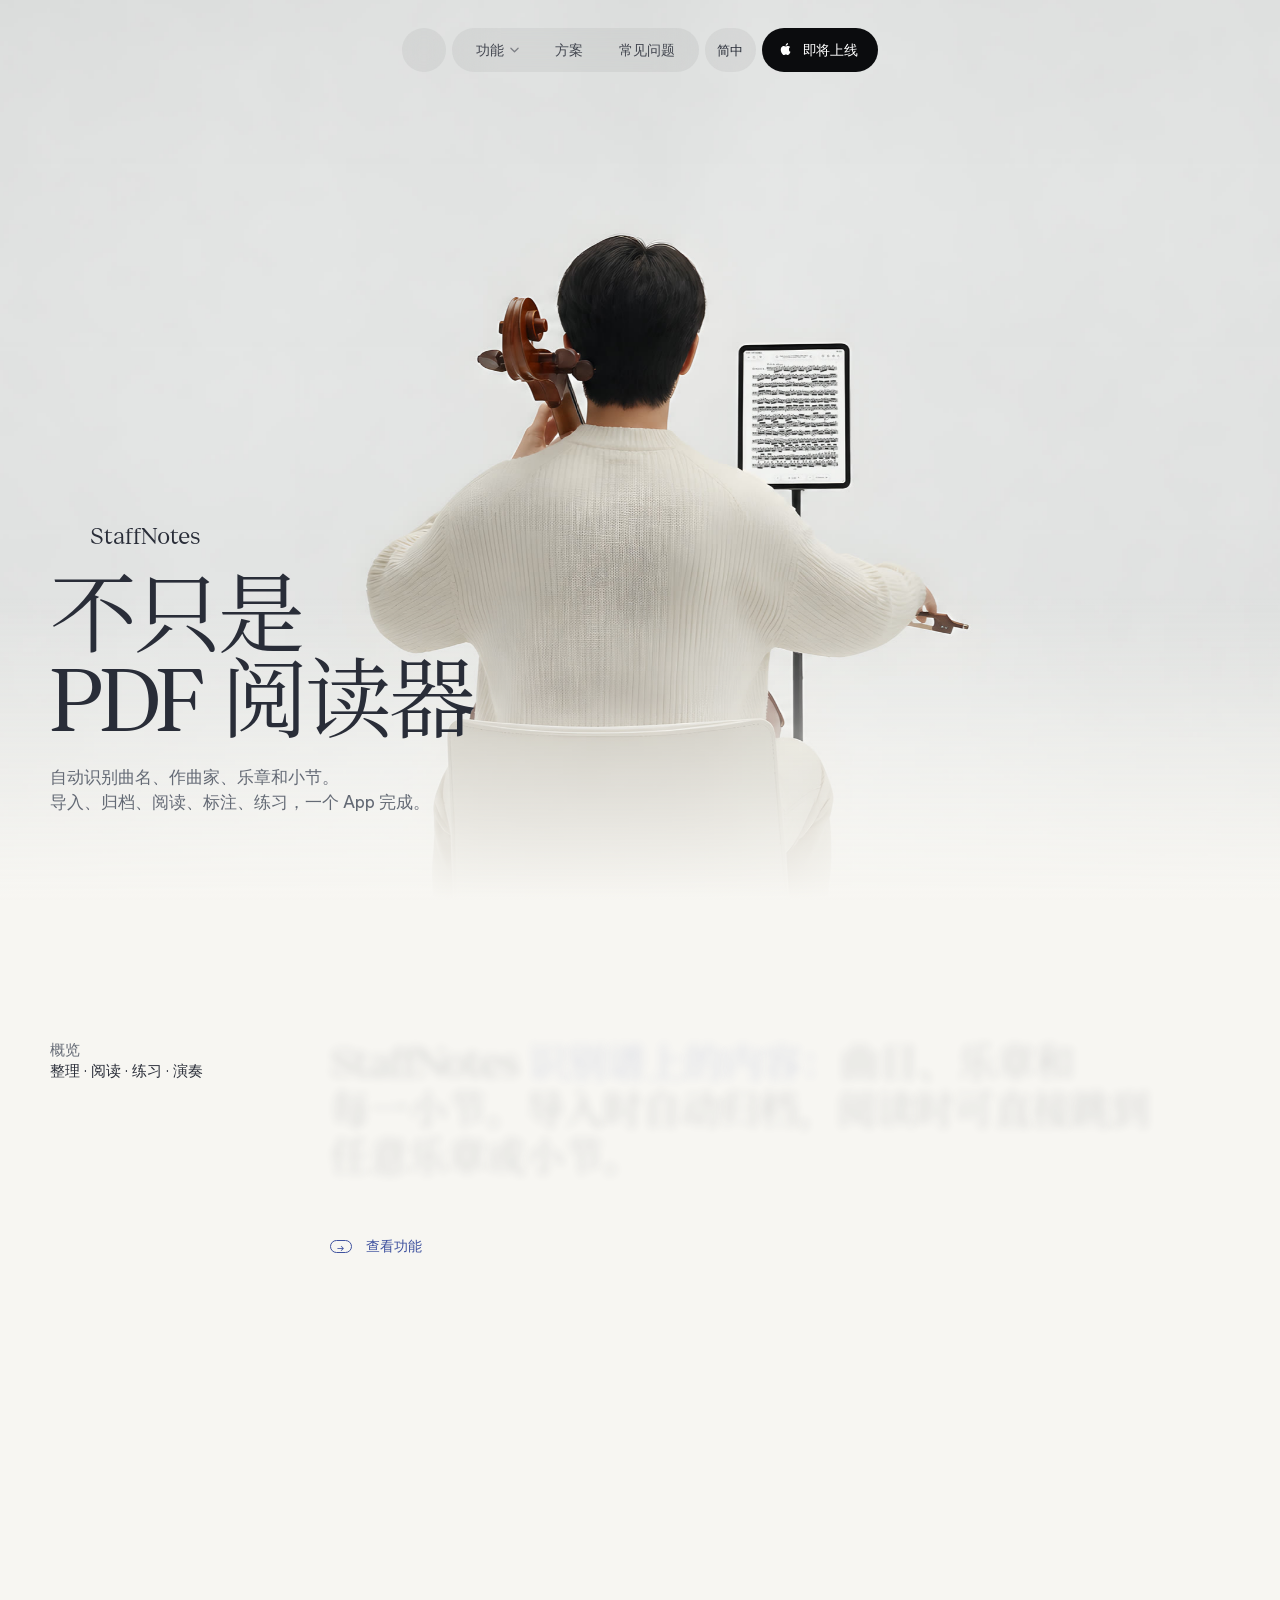
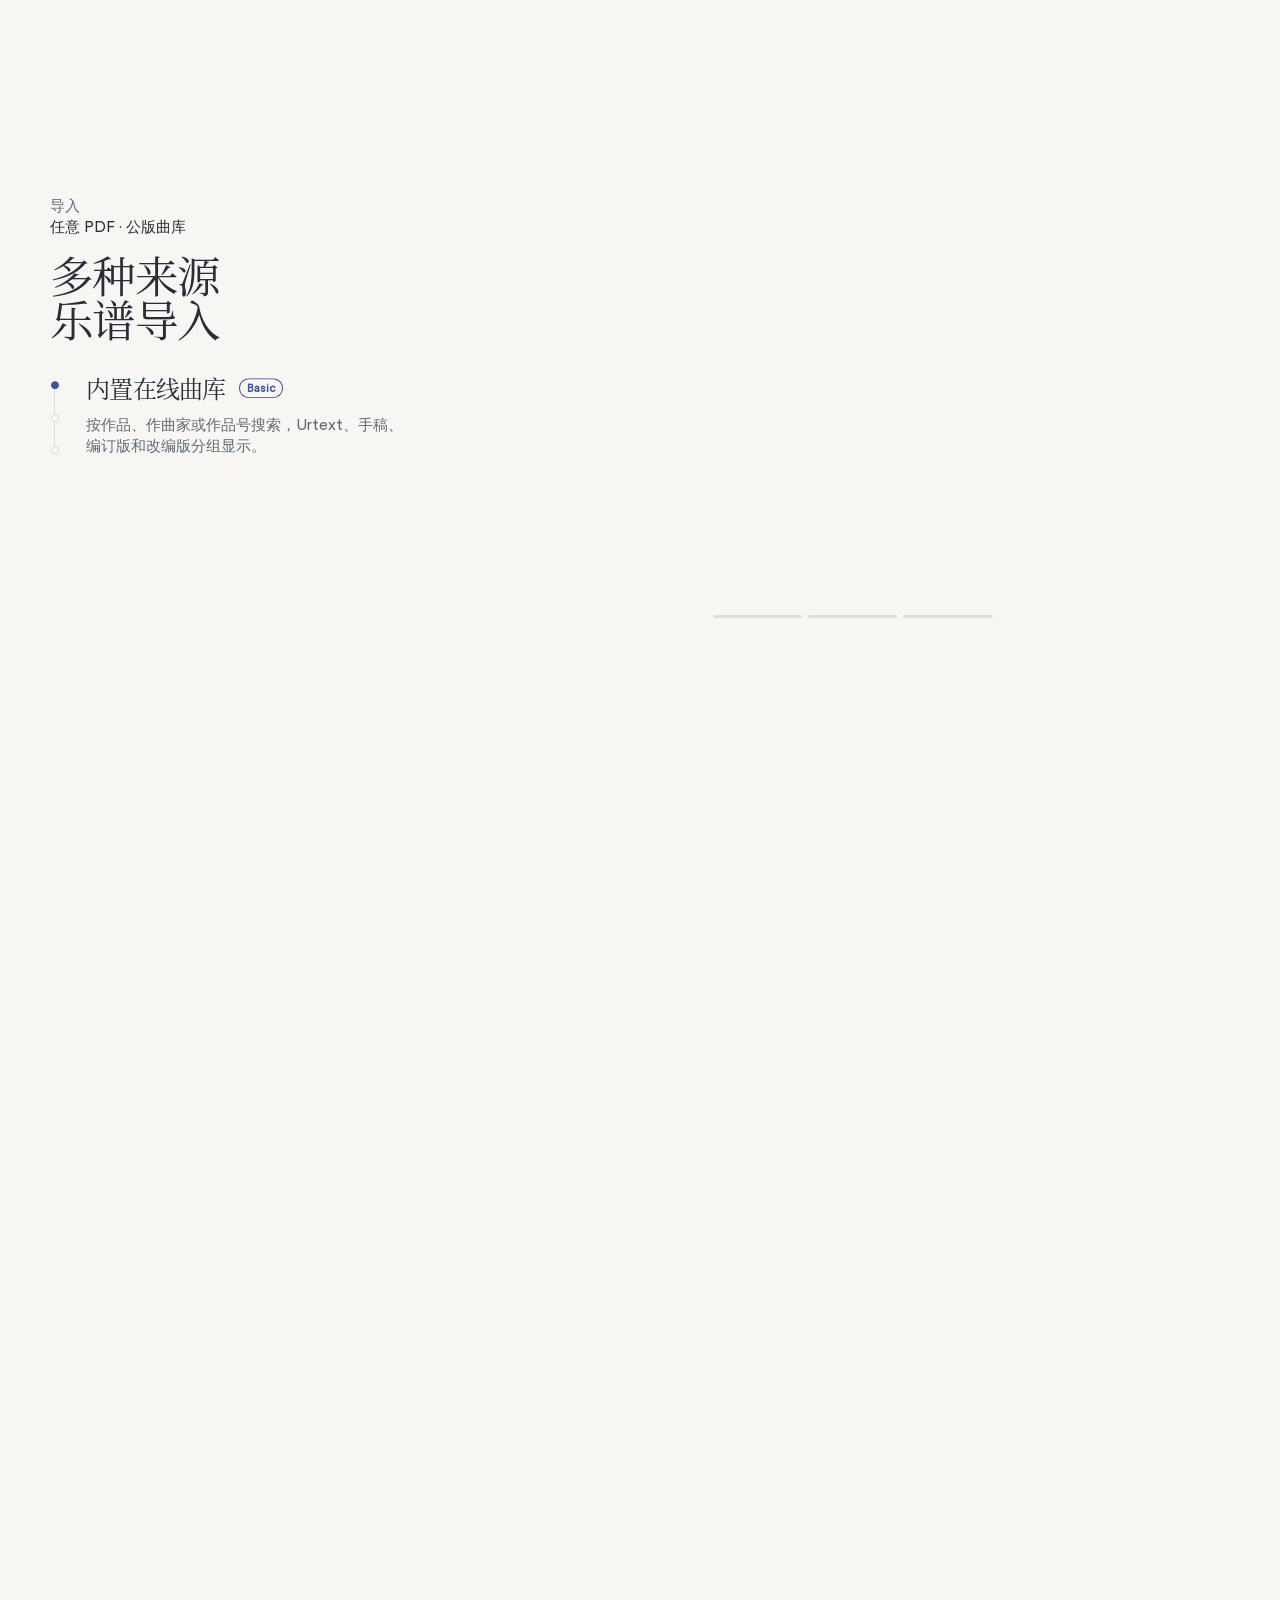
<file: zh/index.html>
<!doctype html>
<html lang="zh-Hans">
<head>
<meta charset="utf-8">
<base href="../">
<meta name="robots" content="noindex, nofollow">
<meta name="viewport" content="width=device-width,initial-scale=1">
<title>StaffNotes · 不只是 PDF 阅读器</title>
<link rel="alternate" hreflang="en" href="https://staffnotes.igmusictech.com/">
<link rel="alternate" hreflang="zh-Hans" href="https://staffnotes.igmusictech.com/zh/">
<link rel="alternate" hreflang="zh-Hant" href="https://staffnotes.igmusictech.com/zh-hant/">
<link rel="alternate" hreflang="de" href="https://staffnotes.igmusictech.com/de/">
<link rel="alternate" hreflang="x-default" href="https://staffnotes.igmusictech.com/">
<link rel="icon" href="favicon.ico" sizes="32x32">
<link rel="icon" href="assets/logo-mark.svg?v=2" type="image/svg+xml">
<style>
/* Goeist Serif Regular by shadcn-labs (license: assets/goeist-serif-OFL.txt). Timeless Serif covers missing symbols. */
@font-face{font-family:"Goeist Serif";src:url(assets/GoeistSerif-Regular.woff2) format("woff2");font-display:swap}
@font-face{font-family:"Timeless Serif";src:url(assets/TimelessSerif-Book.ttf) format("truetype");font-display:swap}
@font-face{font-family:"Timeless Sans";src:url(assets/TimelessSans-W460.ttf) format("truetype");font-display:swap}
/* 中文衬线：App 文件夹名用的思源宋体，取 Regular 一档；只截官网用到的字（字体许可 assets/sn-serif-OFL.txt） */
@font-face{font-family:"SN Serif SC";src:url(assets/sn-serif-sc.woff2?v=02eb800e) format("woff2");font-display:swap}
@font-face{font-family:"SN Serif TC";src:url(assets/sn-serif-tc.woff2?v=918ab453) format("woff2");font-display:swap}
:root{
  --paper:#F7F6F2;--card:#FFFFFF;--well:#EAECEB;--ink:#292D38;--ink2:#646A75;--line:rgba(41,45,56,.12);
  --blue:#3F529F;--night:#171B24;--night2:#232936;--blue-n:#B0BBF0;--on-night:#EEEDE8;--on-night2:#8E94A3;
  --red:#B64C50;--green:#39836B;--gold:#D9AC2B;--purple:#8064AD;
  --serif:"Goeist Serif","Timeless Serif",Georgia,serif;--sans:"Timeless Sans",-apple-system,system-ui,sans-serif;
  --ease:cubic-bezier(.2,.7,.2,1);--wrap:min(1180px,calc(100vw - 48px));
}
/* 中文：拉丁字母用 Goeist Serif；衬线处汉字用思源宋体，其余落到苹方；德语长词自动断字 */
:root:lang(zh-Hans){--serif:"Goeist Serif","Timeless Serif","SN Serif SC",Georgia,"PingFang SC","Noto Sans SC",serif;--sans:"Timeless Sans",-apple-system,system-ui,"PingFang SC","Noto Sans SC",sans-serif}
:root:lang(zh-Hant){--serif:"Goeist Serif","Timeless Serif","SN Serif TC","SN Serif SC",Georgia,"PingFang TC","Noto Sans TC",serif;--sans:"Timeless Sans",-apple-system,system-ui,"PingFang TC","Noto Sans TC",sans-serif}
:root:lang(zh) body{letter-spacing:0}
/* 段落末行不留单个词或孤字（各语言都开） */
p,li,.label,:root:lang(zh) h3{text-wrap:pretty}
/* 德语断字收紧：不到 10 个字母的词不断，断开处前面至少 4 个字、后面至少 5 个（词后的句号也算一个），不再出现 Werknum-mer、Ausga-ben */
:root:lang(de) h1,:root:lang(de) h2,:root:lang(de) h3,:root:lang(de) p,:root:lang(de) li{-webkit-hyphens:auto;hyphens:auto;hyphenate-limit-chars:10 4 5}
/* 标题只断特别长的词（Handschriftliche 这种手机上一行放不下的），不再出现「Gemein- / freie Noten」 */
:root:lang(de) h1,:root:lang(de) h2,:root:lang(de) h3{hyphenate-limit-chars:14 6 6}
/* 中文一个词包在 sn-w 里，词中间不断行（见页尾「中文按词换行」） */
sn-w{white-space:nowrap}
*{box-sizing:border-box;margin:0;padding:0}
html{background:var(--paper)}
body{font-family:var(--sans);font-weight:400;color:var(--ink);background:var(--paper);font-size:16px;line-height:1.45;letter-spacing:-.01em;-webkit-font-smoothing:antialiased;overflow-x:hidden}
a{color:inherit;text-decoration:none}
button{font:inherit;color:inherit;background:none;border:0;cursor:pointer;letter-spacing:inherit}
img{display:block;max-width:100%}
.wrap{width:var(--wrap);margin:0 auto}
.serif{font-family:var(--serif);font-weight:400;letter-spacing:-.025em}
.label{font-size:15px;line-height:1.4}
.label span{display:block;color:var(--ink2)}
.night .label span{color:var(--on-night2)}

/* reveal */
.rv{opacity:0;transform:translateY(16px);filter:blur(8px);transition:opacity .9s var(--ease),transform .9s var(--ease),filter .9s var(--ease);transition-delay:calc(var(--i,0)*60ms)}
.rv.in{opacity:1;transform:none;filter:none}

/* arrow capsule link */
.cap{display:inline-flex;align-items:center;gap:14px;color:var(--blue);font-size:14px}
.cap i{width:22px;height:13px;border:1px solid currentColor;border-radius:8px;display:grid;place-items:center;font-style:normal;font-size:9px;transition:width .35s var(--ease)}
.cap:hover i{width:30px}
.night .cap{color:var(--blue-n)}
.pill{display:inline-flex;align-items:center;height:24px;padding:0 10px;border:1px solid var(--blue);color:var(--blue);border-radius:12px;font-size:13px;transition:background .3s,color .3s}
.pill:hover,.pill.on{background:var(--blue);color:#fff}

/* App Store button */
.store{display:inline-flex;align-items:center;gap:9px;height:44px;padding:0 20px 0 16px;border-radius:22px;background:#0B0C0E;color:#fff;font-family:var(--sans);font-size:14px;letter-spacing:-.01em;transition:transform .3s var(--ease),background .3s}
.store svg{width:16px;height:16px;fill:currentColor;margin-top:-2px}
.store[aria-disabled]{cursor:default}.store:hover{transform:translateY(-1px);background:#000}
.store small{display:block;font-size:9px;opacity:.7;line-height:1;margin-bottom:2px;font-family:var(--sans)}
.store b{display:block;font-weight:400;line-height:1}
.store.light{background:#fff;color:#0B0C0E}

/* NAV */
.nav{position:fixed;top:28px;left:50%;transform:translateX(-50%);z-index:50;display:flex;gap:6px;align-items:center}
.nav .logo{width:44px;height:44px;border-radius:50%;background:rgba(120,120,120,.1);backdrop-filter:blur(20px);-webkit-backdrop-filter:blur(20px);display:grid;place-items:center;transition:background .3s}
/* 标志宽占圆的 56%，跟 App 图标里标志占图标的比例一样（小谭 2026-11-15：原来 67% 偏大） */
.nav .logo .mk{width:25.2px;height:15px;fill:#171B24;transition:fill .3s}
.nav.dark .logo .mk{fill:#F2F2F4}
.links{position:relative;display:flex;height:44px;align-items:center;padding:0 6px;border-radius:999px;background:rgba(120,120,120,.1);backdrop-filter:blur(20px);-webkit-backdrop-filter:blur(20px);transition:background .3s,color .3s}
.links a{position:relative;z-index:1;padding:0 18px;line-height:32px;font-size:14px;font-weight:400;opacity:.85}
.links .slider{position:absolute;top:6px;height:32px;border-radius:999px;background:rgba(255,255,255,.75);transition:left .3s var(--ease),width .3s var(--ease),opacity .3s;opacity:0}
html.veil body>*:not(.nav):not(.totop){opacity:0}
body>*:not(.nav):not(.totop){transition:opacity var(--veil-ms,0ms) ease}
.nav .store{height:44px;border-radius:999px;transition:opacity .35s var(--ease),transform .35s var(--ease),background .3s}
.nav.dark .links,.nav.dark .logo{background:rgba(255,255,255,.08);color:#F2F2F4}
.nav.dark .links .slider{background:rgba(255,255,255,.12)}
/* 功能：五章收进一个下拉，样子照语言下拉；电脑上鼠标移上去或点一下就展开 */
.feat{position:relative;z-index:1}
.feat-btn{display:flex;align-items:center;gap:6px;padding:0 18px;line-height:32px;font-size:14px;font-weight:400;opacity:.85}
.feat-btn svg{width:9px;height:6px;fill:none;stroke:currentColor;stroke-width:1.4;stroke-linecap:round;stroke-linejoin:round;opacity:.6;transition:transform .25s var(--ease)}
.feat.open .feat-btn svg{transform:rotate(180deg)}
.feats{display:none;position:absolute;top:46px;left:50%;transform:translateX(-50%);flex-direction:column;padding:8px;border-radius:18px;background:rgba(246,246,244,.96);box-shadow:0 12px 40px -12px rgba(41,45,56,.25);white-space:nowrap}
.feats::before{content:"";position:absolute;left:0;right:0;top:-14px;height:14px}
.feat.open .feats{display:flex}
.links .feats a{padding:0 24px;line-height:44px;text-align:center}
.feats a[aria-current]{color:var(--blue);opacity:1}
.nav.dark .feats{background:rgba(28,30,36,.96);color:#F2F2F4}
.nav.dark .feats a[aria-current]{color:#B0BBF0}
.nav.dark .store{background:#fff;color:#0B0C0E}
.menu-btn{display:none}
/* 语言：电脑在菜单右边、App Store 左边，手机挨着 Menu；下拉照手机菜单的样子，挂在按钮正下方。导航条宽度跟内容走，长语言不挤折行 */
.nav{width:max-content}
.lang{position:relative}
.lang-btn{height:44px;min-width:44px;padding:0 12px;border-radius:999px;background:rgba(120,120,120,.1);backdrop-filter:blur(20px);-webkit-backdrop-filter:blur(20px);font-size:13px;font-weight:500;letter-spacing:.02em;transition:background .3s,color .3s}
.nav.dark .lang-btn,.nav.dark .menu-btn{background:rgba(255,255,255,.08);color:#F2F2F4}
.langs{display:none;position:absolute;top:52px;left:50%;transform:translateX(-50%);flex-direction:column;padding:8px;border-radius:18px;background:rgba(246,246,244,.96);box-shadow:0 12px 40px -12px rgba(41,45,56,.25);white-space:nowrap}
.nav.dark .langs{background:rgba(28,30,36,.96);color:#F2F2F4}
.lang.open .langs{display:flex}
.langs a{line-height:44px;padding:0 24px;text-align:center;font-size:14px;opacity:.85}
.langs a[aria-current]{color:var(--blue);opacity:1}
.nav.dark .langs a[aria-current]{color:#B0BBF0}

/* HERO */
.hero{position:relative;height:100vh;min-height:640px;overflow:hidden;background:#DCDEDD}
.hero .img{position:absolute;inset:-20px;background:url(assets/hero.jpg) 52% 45%/cover no-repeat;transform-origin:50% 60%;will-change:transform;animation:heroIn 1.6s var(--ease) both}
@keyframes heroIn{from{transform:scale(1.06);filter:blur(10px);opacity:.4}to{transform:scale(1);filter:none;opacity:1}}
.hero::after{content:"";position:absolute;left:0;right:0;bottom:0;height:34%;background:linear-gradient(to bottom,rgba(247,246,242,0),var(--paper));pointer-events:none}
.hero .copy{position:absolute;left:max(24px,calc(50vw - 590px));bottom:7vh;z-index:2;will-change:transform,opacity}
.brand{display:flex;align-items:center;gap:10px;font-family:var(--serif);font-size:22px;margin-bottom:20px}
.brand .bm{display:grid;place-items:center;width:30px;height:30px}
.brand .mk{width:34px;height:20px;fill:#171B24}
footer .brand .mk{fill:#F2F2F4}
.hero h1{font-family:var(--serif);font-weight:400;font-size:clamp(56px,6.8vw,108px);line-height:.98;letter-spacing:-.035em;margin-bottom:22px}
.hero h1 .w{display:inline-block;opacity:0;transform:translateY(.35em);filter:blur(8px);animation:wordIn 1.1s var(--ease) forwards;animation-delay:calc(.35s + var(--i)*90ms)}
@keyframes wordIn{to{opacity:1;transform:none;filter:none}}
.hero .sub{font-size:17px;color:var(--ink2);max-width:380px;margin-bottom:22px}

/* STATEMENT */
.grid2{display:grid;grid-template-columns:240px 1fr;gap:0 40px}
.statement{padding:140px 0 180px}
.big{font-family:var(--serif);font-size:clamp(28px,3.1vw,42px);line-height:1.18;letter-spacing:-.025em;max-width:840px}
.big .w{opacity:.16;filter:blur(5px);transition:opacity .25s linear,filter .25s linear}
.big .w.on{opacity:1;filter:none}
.big .hl{color:var(--blue)}
.statement .cap{margin-top:56px}

/* SHOWCASE */
.show{position:relative;padding:40px 0 120px}
.show h2,.sec-title{font-family:var(--serif);font-weight:400;font-size:clamp(44px,5.4vw,80px);line-height:1;letter-spacing:-.035em}
/* 批注 87：大标题、小标题按宽度自动均衡换行，手机上不再剩一个词孤零零掉到下一行 */
h1,h2,h3{text-wrap:balance}
/* 原来用 <br> 手动断成两句，后一句太长时会被挤成「It knows the / piece.」；改成两段，每段各自均衡换行 */
.ln{display:block}
/* 手机上首页大标题缩到「Sheet music that」放得下一行，不再拆成「Sheet / music that」 */
@media (max-width:440px){ .hero h1{font-size:13.2vw} }
.show-head{display:flex;justify-content:space-between;align-items:flex-end;margin-bottom:80px}
.show-head p{max-width:320px;color:var(--ink2);font-size:15px}
#features .show-head{margin-bottom:0}#features .fx{margin-top:-10vh}#features{padding-bottom:0}#features .fx{margin-bottom:-12vh}
/* recognition → library: a short pinned stage; once in view the four beats play through on their own */
.fx{position:relative;height:150vh}
.fx-pin{position:sticky;top:0;height:100vh;display:grid;grid-template-columns:4fr 8fr;gap:48px;align-items:center}
.fx-copy{position:relative;padding-left:32px}
.fx-nodes{position:absolute;left:0;top:4px;bottom:4px;width:1px;background:var(--line);display:flex;flex-direction:column;justify-content:space-between}
.fx-nodes::before{content:"";position:absolute;left:0;top:0;width:1px;height:calc(var(--b,0)*100%/3);background:var(--blue);transition:height .9s var(--ease)}
.fx-nodes i{position:relative;left:-3.5px;width:8px;height:8px;border-radius:50%;background:var(--paper);border:1px solid var(--line);transition:border-color .5s,background .5s}
.fx-nodes i.on{border-color:var(--blue);background:var(--blue)}
.fx-beats{display:grid}
/* 换拍不叠影：旧的 .2s 内淡掉（不再糊着停在原地），新的等它走完再淡入、升上来 */
.fx-beat{grid-area:1/1;opacity:0;transform:translateY(14px);filter:blur(6px);transition:opacity .2s ease,filter .2s ease,transform 0s .2s;pointer-events:none}
.fx-beat.on{opacity:1;transform:none;filter:none;transition:opacity .5s var(--ease) .2s,transform .7s var(--ease) .2s,filter .5s var(--ease) .2s;pointer-events:auto}
.fx-beat .n{font-size:12px;color:var(--blue);margin-bottom:18px}
.fx-beat h3{font-family:var(--serif);font-weight:400;font-size:clamp(30px,3vw,44px);line-height:1.05;letter-spacing:-.03em;margin-bottom:18px;max-width:400px}
.fx-beat p{font-size:16px;color:var(--ink2);max-width:340px}
.fx-stage{display:grid;place-items:center;gap:18px}
.fx-prog{display:flex;gap:6px;width:min(280px,60%)}
.fx-prog button{flex:1;height:20px;padding:0;border:0;background:none;cursor:pointer;display:grid;align-items:center}
.fx-prog i{display:block;height:3px;border-radius:2px;background:var(--line);overflow:hidden;transition:background .2s}
.fx-prog i::after{content:"";display:block;height:100%;width:calc(var(--p,0)*100%);background:var(--blue);border-radius:inherit}
.fx-prog button:hover i{background:rgba(41,45,56,.2)}
.fx-prog button:focus-visible{outline:2px solid var(--blue);outline-offset:2px;border-radius:4px}
.fx-sim{width:min(100%,calc(78vh * 780 / 580))}

/* simulated app screens: components/NAME.js draws inside */
.sim{position:relative;width:100%;aspect-ratio:834/1194;overflow:hidden;border-radius:17px;background:var(--paper);container-type:inline-size}
.sim.land{aspect-ratio:1194/834}
.sim:not(.ready)::before{content:"";position:absolute;inset:0;background:linear-gradient(180deg,rgba(41,45,56,.045),rgba(41,45,56,.02) 30%,rgba(41,45,56,.045));animation:simPh 1.8s ease-in-out infinite}
.sim:not(.ready)::after{content:"";position:absolute;left:8%;right:8%;top:5%;height:4.5%;border-radius:999px;background:rgba(41,45,56,.06)}
@keyframes simPh{50%{opacity:.55}}
.night .sim{background:#20252F}

/* GIANT */
.giant{padding:160px 0 140px;overflow:hidden}
.giant .words{position:relative;text-align:center;color:var(--blue);font-family:var(--serif);font-size:clamp(84px,12.5vw,196px);line-height:.95;letter-spacing:-.045em;user-select:none}
.giant .words div{will-change:transform;white-space:nowrap}
/* follow: pinned page, three beats — numbers → follow box → full page turn (App: ReaderFollowOverlay, pager slides the whole page) */
#follow.giant{overflow:visible;overflow-x:clip}
#follow.giant{padding:60px 0 80px}
.fl{position:relative;height:300vh}
/* the page floats over the giant title and leans after the pointer, as before; copy sits right of the page, on its bottom edge */
.fl-pin{position:sticky;top:0;height:100vh;overflow:hidden}
.fl-pin .words{position:absolute;left:0;right:0;top:50%;transform:translateY(-50%)}
.fl-copy{position:absolute;z-index:2;left:calc(50% + var(--pw)/2 + 56px);bottom:calc(50% - 30px - var(--pw)*831/1200);width:min(300px,calc((100vw - var(--pw))/2 - (100vw - var(--wrap))/2 - 56px))}
.fl-copy .prolabel{margin-bottom:22px}
.fl-body{position:relative;padding-left:32px}
.fl-nodes{position:absolute;left:0;top:4px;bottom:4px;width:1px;background:var(--line);display:flex;flex-direction:column;justify-content:space-between}
.fl-nodes::before{content:"";position:absolute;left:0;top:0;width:1px;height:calc(var(--b,0)*100%/2);background:var(--blue);transition:height .9s var(--ease)}
.fl-nodes i{position:relative;left:-3.5px;width:8px;height:8px;border-radius:50%;background:var(--paper);border:1px solid var(--line);cursor:pointer;transition:border-color .5s,background .5s}
.fl-nodes i::after{content:"";position:absolute;inset:-10px}
.fl-nodes i.on{border-color:var(--blue);background:var(--blue)}
.fl-beats{display:grid}
.fl-beat{grid-area:1/1;opacity:0;transform:translateY(14px);filter:blur(6px);transition:opacity .6s var(--ease),transform .8s var(--ease),filter .6s var(--ease);pointer-events:none}
.fl-beat.on{opacity:1;transform:none;filter:none;transition-delay:.12s;pointer-events:auto}
.fl-beat .n{font-size:12px;color:var(--blue);margin-bottom:18px}
.fl-beat .n{margin-bottom:12px}
.fl-beat h3{font-family:var(--serif);font-weight:400;font-size:clamp(24px,2.1vw,32px);line-height:1.05;letter-spacing:-.03em;margin-bottom:12px}
.fl-beat p{font-size:15px;color:var(--ink2)}
#follow{--pw:min(calc((100vh - 170px)*1200/1662),46vw)}
.page{position:absolute;left:50%;top:calc(50% + 30px);width:var(--pw);margin:calc(var(--pw)*-1662/2400) 0 0 calc(var(--pw)/-2);aspect-ratio:1200/1662;will-change:transform;border-radius:14px;overflow:hidden;background:#FCF8F3;container-type:inline-size;box-shadow:0 1px 2px rgba(23,27,36,.08),0 30px 60px -30px rgba(23,27,36,.35)}
.page .pg{position:absolute;inset:0}
.page .pg img{display:block;width:100%;height:100%}
/* whole-page turn as in the App's pager: both pages slide left together, 12pt apart */
.page .pg{transition:transform .5s cubic-bezier(.25,.8,.25,1)}
.page .pg.b{transform:translateX(calc(100% + 1.17cqw))}
.page[data-p="full"] .pg.a{transform:translateX(calc(-100% - 1.17cqw))}
.page[data-p="full"] .pg.b{transform:none}
/* sizes in iPad points × page width/1024: box border 2pt and radius 4pt at page scale 1.72; numbers 18pt medium on white 80% */
.page .box{position:absolute;border:.336cqw solid rgba(63,82,159,.55);border-radius:.674cqw;background:rgba(63,82,159,.14);opacity:0;pointer-events:none}
.page .mn{position:absolute;transform:translateY(-50%);height:2.34cqw;min-width:2.34cqw;padding:0 .39cqw;border-radius:2cqw;background:rgba(255,255,255,.8);box-shadow:0 .1cqw .2cqw rgba(0,0,0,.1);color:#3F529F;font:500 1.758cqw/2.34cqw -apple-system,system-ui,sans-serif;letter-spacing:0;text-align:center;opacity:0;transition:opacity .4s var(--ease) var(--d,0ms)}
.page.nums .mn{opacity:1}
.page.rev .mn{transition-duration:.15s;transition-delay:0s}
.giant .under{display:flex;justify-content:space-between;align-items:flex-end;margin-top:120px;gap:40px}
.giant .under p{max-width:420px;color:var(--ink2);font-size:17px}
.giant .under .txt{max-width:440px}
.giant .under h3{font-weight:400;font-size:clamp(24px,2.2vw,30px);letter-spacing:-.025em;line-height:1.1;margin-bottom:12px}
#ftext{display:grid}
#ftext>*{grid-area:1/1;transition:opacity .45s var(--ease),transform .55s var(--ease)}
#ftext>:not(.on){opacity:0;transform:translateY(8px);pointer-events:none}
.giant .under p{color:var(--ink2);font-size:17px}
.indepth{display:flex;flex-direction:column;align-items:flex-end;gap:10px;font-size:13px;color:var(--ink2)}
.indepth div{position:relative;display:flex;gap:6px}
.pill{position:relative;z-index:1}
.indepth .pill.on{background:none;color:#fff}
.indepth .pill.on:hover{background:none}
.indepth .psl{position:absolute;top:0;height:24px;border-radius:12px;background:var(--blue);transition:left .45s var(--ease),top .45s var(--ease),width .45s var(--ease)}
.prolabel{display:inline-flex;align-items:center;gap:8px;font-size:15px;color:var(--blue)}
.prolabel::before{content:"";width:7px;height:7px;border-radius:50%;background:currentColor}
.night .prolabel{color:var(--blue-n)}

/* NIGHT */
.night{background:var(--night);color:var(--on-night)}
.tools{padding:150px 0 40px}
.tools .intro h2{font-family:var(--serif);font-weight:400;font-size:clamp(36px,3.8vw,56px);line-height:1.05;letter-spacing:-.03em;max-width:700px}
.tools .intro .lead{font-size:14px;margin-bottom:14px}
.tools .intro .lead span{display:block;color:var(--ink2)}
/* practice: one panel, three tools; pinned, the wheel steps metronome → tuner → reference, each plays on its own clock */
.pr{position:relative;height:300vh}
#practice .tools{padding-bottom:0}#pr{margin-top:-20vh}
.pr-pin{position:sticky;top:0;height:100vh;display:grid;grid-template-columns:7fr 5fr;gap:48px;align-items:center}
.pr-stage{display:grid;place-items:center}
.pr-sim{width:min(100%,340px,calc(42vh * 440 / 560));aspect-ratio:440/560}
#practice .pr-sim.sim{width:min(100%,340px,calc(42vh * 440 / 560));height:auto;aspect-ratio:440/560;background:none;border-radius:0;overflow:visible}
.pr-copy{position:relative;padding-left:32px}
.pr-nodes{position:absolute;left:0;top:4px;bottom:4px;width:1px;background:var(--line);display:flex;flex-direction:column;justify-content:space-between}
.pr-nodes::before{content:"";position:absolute;left:0;top:0;width:1px;height:calc(var(--b,0)*100%/2);background:var(--blue);transition:height .9s var(--ease)}
.pr-nodes i{position:relative;left:-3.5px;width:8px;height:8px;border-radius:50%;background:var(--paper);border:1px solid var(--line);transition:border-color .5s,background .5s}
.pr-nodes i.on{border-color:var(--blue);background:var(--blue)}
.pr-beats{display:grid}
.pr-beat{grid-area:1/1;opacity:0;transform:translateY(14px);filter:blur(6px);transition:opacity .6s var(--ease),transform .8s var(--ease),filter .6s var(--ease);pointer-events:none}
.pr-beat.on{opacity:1;transform:none;filter:none;transition-delay:.12s;pointer-events:auto}
.pr-beat .n{font-size:12px;color:var(--blue);margin-bottom:18px}
.pr-beat h3{font-family:var(--serif);font-weight:400;font-size:clamp(30px,3vw,44px);line-height:1.05;letter-spacing:-.03em;margin-bottom:18px;max-width:400px}
.pr-beat p{font-size:16px;color:var(--ink2);max-width:340px}

/* DICTIONARY */
.dictsec{position:relative;padding:150px 0}
.dictsec .pin{display:grid;grid-template-columns:minmax(300px,1fr) auto;align-items:center;gap:56px}
.dictsec h2{font-family:var(--serif);font-weight:400;font-size:clamp(44px,5.2vw,80px);line-height:1;letter-spacing:-.035em;margin:22px 0 26px}
.dictsec p{color:var(--on-night2);max-width:420px;font-size:17px}
.dictsec .terms{display:flex;flex-wrap:wrap;gap:8px;margin-top:34px;max-width:440px}
.dictsec .terms button{font-family:var(--serif);font-size:16px;padding:4px 12px;border-radius:14px;border:1px solid rgba(255,255,255,.14);background:none;color:var(--on-night);cursor:pointer;transition:background .2s,border-color .2s,color .2s}
.dictsec .terms button:hover{border-color:rgba(255,255,255,.4)}
.dictsec .terms button.on{background:var(--on-night);border-color:var(--on-night);color:#0E1117}
.dictsec .frame{width:min(760px,56vw)}
.dictsec .sim{aspect-ratio:auto;overflow:visible;background:none;border-radius:0}

/* SKETCH: crayon board and Apple Music share one pinned stage; the wheel steps through four beats */
.sketch{padding:0}
.skp{position:relative;height:460vh}
.sk-pin{position:sticky;top:0;height:100vh;padding:96px 0 36px;display:grid;grid-template-columns:auto minmax(0,1fr);gap:72px;align-items:center}
.sk-stage{position:relative;height:calc(100vh - 132px);max-height:900px;aspect-ratio:834/1194}
.sk-frame{position:absolute;inset:0;border-radius:18px;background:#fff;overflow:hidden;box-shadow:0 1px 2px rgba(41,45,56,.06),0 18px 50px rgba(41,45,56,.10);transition:opacity .6s var(--ease),transform .8s var(--ease),filter .6s var(--ease)}
.sk-frame .sim{border-radius:18px}
.sk-frame .sim.am{position:absolute;inset:0;background:none;aspect-ratio:auto;z-index:2;pointer-events:none}
.sk-copy{display:grid;align-self:center;max-width:520px}
.sk-seg{display:inline-flex;gap:2px;padding:3px;border-radius:999px;background:rgba(41,45,56,.06);margin-bottom:40px;justify-self:start}
.sk-seg button{all:unset;cursor:pointer;height:30px;line-height:30px;padding:0 14px;border-radius:999px;font-size:13px;color:var(--ink2);transition:background .3s,color .3s}
.sk-seg button.on{background:#fff;color:var(--ink);box-shadow:0 1px 2px rgba(41,45,56,.12)}
.sk-seg button:focus-visible{outline:2px solid var(--blue);outline-offset:2px}
.sk-gs{display:grid}
.sk-g{grid-area:1/1;opacity:0;transform:translateY(14px);filter:blur(6px);transition:opacity .6s var(--ease),transform .8s var(--ease),filter .6s var(--ease);pointer-events:none}
.sk-g.on{opacity:1;transform:none;filter:none;transition-delay:.12s;pointer-events:auto}
.sk-g .label{margin-bottom:18px}
.sk-g h2.sec-title{font-size:clamp(40px,4.2vw,62px)}
.sk-g>p{color:var(--ink2);max-width:440px;margin:18px 0 30px;font-size:16px}
.sk-g ul{list-style:none}
.sk-g li{border-top:1px solid var(--line);padding:14px 0;font-size:15px;cursor:pointer;transition:color .3s;outline:none}
.sk-g li span{display:block;font-size:13px;color:var(--ink2);max-height:0;overflow:hidden;transition:max-height .45s var(--ease)}
.sk-g li:hover span,.sk-g li.on span{max-height:80px}
.sk-g li:hover,.sk-g li.on,.sk-g li:focus-visible{color:var(--blue)}
@media (max-width:900px){
  .sketch{padding:100px 0 60px}
  .skp{height:auto}
  .sk-pin{position:static;height:auto;padding:0;display:flex;flex-direction:column;gap:34px}
  .sk-copy,.sk-gs,.sk-stage{display:contents}
  .sk-seg{display:none}
  .sk-g,.sk-g.on{opacity:1;transform:none;filter:none;pointer-events:auto}
  .sk-g.pen{order:1}.sk-g.mus{order:2;margin-top:20px}.sk-frame.pen{order:3}
  .sk-frame{position:relative;inset:auto;width:100%;aspect-ratio:834/1194}
  .sk-frame.mus{aspect-ratio:834/1194}
}
.ghost{display:inline-flex;align-items:center;height:30px;padding:0 14px;border:1px solid var(--line);border-radius:15px;font-size:13px;transition:border-color .3s}
.ghost:hover{border-color:var(--ink)}

/* LIBRARY */
.lib{padding:24px 0 40px}
/* 左栏放宽到放得下「sorted and named.」一行，不再剩「named.」单独一行 */
.lib .cols{display:grid;grid-template-columns:1.25fr 1fr;gap:60px;align-items:center}
.lib .cols p{color:var(--ink2);max-width:400px;margin-top:22px;font-size:16px}
.lib .cols .cap{margin-top:36px}
.ed{background:var(--card);border-radius:32px;padding:34px 34px 20px}
.ed .ttl{text-align:center;font-size:14px;font-weight:400;margin-bottom:26px}
.ed h4{font-weight:400;font-size:19px}
.ed .by{color:var(--ink2);font-size:14px;margin-bottom:22px}
.chips{position:relative;display:flex;flex-wrap:wrap;gap:4px;padding:4px;background:var(--well);border-radius:14px;margin-bottom:18px}
.chips button{position:relative;z-index:1;font-size:13px;padding:6px 11px;border-radius:10px;font-weight:400;color:var(--ink2);transition:color .3s}
.chips button.on{color:var(--ink)}
.chips .sl{position:absolute;background:#fff;border-radius:10px;box-shadow:0 1px 3px rgba(41,45,56,.08);transition:left .5s var(--ease),top .5s var(--ease),width .5s var(--ease),height .5s var(--ease)}
.list{position:relative;transition:height .45s var(--ease)}
.ver{display:flex;align-items:center;gap:16px;padding:12px 0;border-top:1px solid var(--line);transition:opacity .3s,transform .35s var(--ease)}
.ver .th{width:38px;height:50px;border-radius:4px;background:#FBF9F3;outline:1px solid var(--line);flex:none}
.ver .tx{font-size:14px;line-height:1.35}
.ver .tx span{display:block;color:var(--ink2);font-size:12px}
.ver .badge{margin-left:auto;font-size:11px;color:var(--blue);border:1px solid var(--blue);border-radius:8px;padding:0 7px;line-height:17px}
.ver.out{display:none}
.ver.leaving{position:absolute;left:0;right:0;pointer-events:none}

/* BAND */
.band{position:relative;color:#fff;padding:150px 0;overflow:hidden}
.band .bg{position:absolute;inset:0;background:var(--blue);clip-path:inset(0 50% 0 50%);will-change:clip-path}
.band .wrap{position:relative;display:grid;grid-template-columns:1fr;gap:0 0}
.band .num{font-size:14px;padding-top:14px}
.band h2{font-family:var(--serif);font-weight:400;font-size:clamp(44px,5vw,76px);letter-spacing:-.035em;line-height:1}
.band p{max-width:420px;margin:24px 0 70px;font-size:16px;opacity:.85}
.band .cap{color:#fff;font-size:18px}
.band .cap i{width:18px;height:34px;border-radius:9px;font-size:11px}

/* PRICING */
.pricing{padding:160px 0 140px}
.pricing .head{display:grid;grid-template-columns:240px 1fr;gap:40px;margin-bottom:64px}
.plans{display:grid;grid-template-columns:1fr 1fr;gap:20px}
.plan{background:var(--card);border-radius:32px;padding:40px 40px 34px;border:1px solid transparent;transition:background .35s,border-color .35s}
.plan:hover{background:#FCFBF8;border-color:var(--line)}
.plan.pro{border-color:var(--blue)}
.pill.basic:hover{background:none;color:var(--blue)}
.plan .top{display:flex;justify-content:space-between;align-items:baseline}
.plan h3{font-family:var(--serif);font-weight:400;font-size:40px;letter-spacing:-.03em}
.plan .price{font-size:13px;color:var(--ink2);margin:6px 0 30px}
.plan .price b{font-family:var(--serif);font-weight:400;font-size:30px;letter-spacing:-.02em;color:var(--ink);margin:0 2px}
/* 价格数字先不公开：清单直接接在方案名下面 */
.plan .top+ul{margin-top:28px}
.plan ul{list-style:none}
.plan li{display:flex;gap:14px;padding:12px 0;border-top:1px solid var(--line);font-size:15px}
.plan li::before{content:"";flex:none;width:6px;height:6px;border-radius:50%;margin-top:8px;border:1px solid var(--blue)}
.plan.pro li.plus::before{background:var(--blue)}
.plans-cta{display:flex;justify-content:center;margin-top:56px}

/* FAQ */
.faq{padding:40px 0 170px}
.faq .grid2{align-items:start}
.qa{border-top:1px solid var(--line)}
.qa:last-child{border-bottom:1px solid var(--line)}
.qa button{width:100%;display:flex;justify-content:space-between;align-items:center;text-align:left;padding:24px 0;font-size:clamp(19px,1.7vw,23px);letter-spacing:-.025em;font-weight:400;text-wrap:balance}
.qa button i{font-style:normal;width:24px;height:24px;border-radius:50%;border:1px solid var(--line);display:grid;place-items:center;font-size:15px;transition:transform .35s var(--ease),border-color .3s;flex:none;margin-left:20px}
.qa.open button i{transform:rotate(45deg);border-color:var(--ink)}
.qa .a{display:grid;grid-template-rows:0fr;transition:grid-template-rows .35s var(--ease)}
.qa .a>div{overflow:hidden}
.qa .a p{padding:0 60px 26px 0;color:var(--ink2);max-width:640px}
.qa.open .a{grid-template-rows:1fr}

/* END + FOOTER */
.end{padding:170px 0 120px;text-align:center}
.end h2{font-family:var(--serif);font-weight:400;font-size:clamp(90px,13vw,210px);line-height:.9;letter-spacing:-.05em;margin-bottom:46px}
.end p{color:var(--on-night2);margin-bottom:30px}
footer{padding:80px 0 34px;border-top:1px solid rgba(255,255,255,.08)}
footer .cols{display:grid;grid-template-columns:240px 1fr 1fr;gap:40px}
footer .n{font-size:12px;color:var(--on-night2)}
footer ul{list-style:none}
footer li a{font-size:clamp(20px,1.9vw,25px);letter-spacing:-.025em;line-height:1.5;transition:color .3s}
footer li a:hover{color:var(--blue-n)}
footer .legal{display:flex;gap:24px;margin-top:110px;font-size:12px;color:var(--on-night2)}
footer .legal span{margin-left:auto;white-space:nowrap}
/* 德语两个链接很长，手机上 © 那一行放到下面，不再挤成两行 */
@media (max-width:440px){:root:lang(de) footer .legal{flex-wrap:wrap;row-gap:10px}:root:lang(de) footer .legal span{flex-basis:100%;margin-left:0}}

/* 回到顶部和右下角播放键一个样子：白色圆按钮，41 px，离边 20 px */
.totop{position:fixed;right:20px;top:auto;bottom:20px;z-index:45;width:41px;height:41px;box-sizing:border-box;border-radius:50%;background:#fff;border:1px solid rgba(23,27,36,.16);box-shadow:0 4px 16px rgba(23,27,36,.10);display:grid;place-items:center;opacity:0;transform:translateY(8px)}
.totop .mk{width:20px;height:12px;fill:#171B24}
.totop.on{opacity:1;transform:none}
.totop{transition:opacity .4s,transform .4s,bottom .4s cubic-bezier(.2,.7,.2,1),background .3s}
.totop.lift{bottom:84px}
.totop:hover{background:#F2F3F7}

@media (max-width:900px){
  .links{display:none}.menu-btn{display:flex;height:44px;align-items:center;padding:0 16px;border-radius:999px;background:rgba(120,120,120,.1);backdrop-filter:blur(20px);font-size:14px}
  .nav{width:calc(100vw - 32px);justify-content:space-between}.nav .store{order:3}
  .nav{justify-content:flex-start}.menu-btn{margin-left:auto}.lang{margin-right:auto}
  /* 手机：语言和 Menu 两个气泡一样宽 */
  .menu-btn,.lang-btn{width:64px;min-width:0;padding:0;justify-content:center}
  .grid2,.row,.sketch .head,.pricing .head,footer .cols{grid-template-columns:1fr}
  .label{margin-bottom:22px}
  .show-head{display:block;margin-bottom:40px}
  #features .show-head{margin-bottom:40px}#features .fx{margin-top:0;margin-bottom:0}#features{padding-bottom:60px}
  .fx{height:auto}.fx-pin{position:static;height:auto;display:flex;flex-direction:column-reverse;gap:34px}.fx-stage,.fx-sim{width:100%}
  .fx-copy{padding-left:0}.fx-nodes{display:none}.fx-beats{display:flex;flex-direction:column;gap:30px}
  .fx-beat{opacity:.3;transform:none;filter:none}.fx-beat.on{opacity:1}.fx-beat .n{margin-bottom:10px}.fx-beat h3{font-size:30px;margin-bottom:10px}
  .fl{height:auto}.fl-pin{position:static;height:auto;overflow:visible;display:flex;flex-direction:column;padding:0 24px}
  .fl-pin .words{position:relative;top:auto;transform:none;font-size:15vw;margin:0 -24px}
  #follow{--pw:calc(100vw - 48px)}.page{position:relative;left:auto;top:auto;margin:-2vw 0 0}
  .fl-copy{position:static;order:2;width:auto;margin-top:40px}
  .fl-body{padding-left:0}.fl-nodes{display:none}.fl-beats{display:flex;flex-direction:column;gap:30px}
  .fl-beat{opacity:.3;transform:none;filter:none;pointer-events:auto}.fl-beat.on{opacity:1}.fl-beat .n{margin-bottom:10px}.fl-beat h3{font-size:30px;margin-bottom:10px}
  .tools{padding:110px 0 30px}
  #pr{margin-top:0}
  .pr{height:auto;padding-bottom:90px}.pr-pin{position:static;height:auto;display:flex;flex-direction:column;gap:34px}.pr-stage,#practice .pr-sim.sim{width:100%}
  .pr-copy{padding-left:0}.pr-nodes{display:none}.pr-beats{display:flex;flex-direction:column;gap:30px}
  .pr-beat{opacity:.3;transform:none;filter:none}.pr-beat.on{opacity:1}.pr-beat .n{margin-bottom:10px}.pr-beat h3{font-size:30px;margin-bottom:10px}
  .dictsec{padding:110px 0}.dictsec .pin{grid-template-columns:1fr;gap:44px}.dictsec .frame{width:100%}
  .giant .under{flex-direction:column;align-items:flex-start}.indepth{align-items:flex-start}.indepth div{flex-wrap:wrap}.indepth .pill{white-space:nowrap}
  .board-wrap,.lib .cols,.plans{grid-template-columns:1fr}
}
@media (prefers-reduced-motion:reduce){
  *,*::before,*::after{animation:none!important;transition:none!important}
  .rv,.hero h1 .w{opacity:1!important;transform:none!important;filter:none!important}
  .big .w{opacity:1;filter:none}
}
</style>
<link rel="stylesheet" href="components/r13/dot-r13.css?v=985757d0">
<link rel="stylesheet" href="components/r13/onescore-r13.css?v=985757d0">
<script src="components/r13/i18n-r13.js?v=985757d0"></script>
</head>
<body>
<svg width="0" height="0" style="position:absolute" aria-hidden="true"><symbol id="sn-mark" viewBox="145 248 510 302"><g data-key="q8xqzuy8nm" transform="translate(400 399.3127136230469) rotate(-90) scale(1 -1)"><path  transform="scale(1.1682242990654206) translate(-125 -214)" d="M92 132C91 128 90 123 90 120C91 116 93 114 97 114C107 114 123 126 130 128C141 132 155 135 169 135C178 135 187 133 195 131C205 129 214 124 223 118C238 106 250 88 250 67C250 30 220 0 183 0C146 0 116 30 116 67V77C83 77 33 17 26 11C22 9 19 7 16 7C8 7 4 18 4 28V34C7 57 24 83 37 102C50 120 59 139 71 157C89 187 108 216 125 246C131 255 155 284 155 300C155 303 154 306 152 308C151 309 149 310 147 310C139 310 126 302 120 300C109 296 95 293 81 293C72 293 63 295 55 297C45 299 36 304 27 310C12 322 0 340 0 361C0 398 30 428 67 428C104 428 134 398 134 361V351C167 351 217 411 224 417C230 421 233 421 235 421C244 421 247 416 247 408C247 382 213 327 206 316L104 155C101 150 95 141 92 132Z"/></g></symbol></svg>


<nav class="nav attop" id="nav">
  <a class="logo" href="#top" aria-label="StaffNotes"><svg class="mk"><use href="/zh/#sn-mark"/></svg></a>
  <div class="links" id="links">
    <i class="slider"></i>
    <div class="feat" id="feat"><button class="feat-btn" type="button" aria-expanded="false" aria-controls="feats">功能<svg viewBox="0 0 10 6" aria-hidden="true"><path d="M1 1l4 4 4-4"/></svg></button><div class="feats" id="feats">
      <a href="#import" data-s="import">导入</a>
      <a href="#organize" data-s="organize">整理</a>
      <a href="#read" data-s="read">阅读</a>
      <a href="#practice" data-s="practice">练习</a>
      <a href="#play" data-s="play">演奏</a>
      <a href="#sync" data-s="sync">云同步</a>
      <a href="#stats" data-s="stats">统计</a>
    </div></div>
    <a href="#pricing" data-s="pricing">方案</a>
    <a href="#faq" data-s="faq">常见问题</a>
  </div>
  <button class="menu-btn" type="button" aria-expanded="false" aria-controls="links">菜单</button>
  <div class="lang" id="lang"><button class="lang-btn" type="button" aria-expanded="false" aria-controls="langs" aria-label="语言：简体中文">简中</button><div class="langs" id="langs"><a href="/" hreflang="en" lang="en" data-l="en">English</a><a href="/zh/" hreflang="zh-Hans" lang="zh-Hans" data-l="zh">简体中文</a><a href="/zh-hant/" hreflang="zh-Hant" lang="zh-Hant" data-l="zh-hant">繁體中文</a><a href="/de/" hreflang="de" lang="de" data-l="de">Deutsch</a></div></div>
  <a class="store" aria-disabled="true"><svg viewBox="0 0 24 24"><path d="M16.37 12.6c-.02-2.28 1.86-3.38 1.95-3.43-1.06-1.55-2.71-1.77-3.3-1.79-1.4-.14-2.74.83-3.45.83-.71 0-1.81-.81-2.97-.79-1.53.02-2.94.89-3.73 2.26-1.59 2.76-.41 6.84 1.14 9.08.76 1.1 1.66 2.33 2.84 2.28 1.14-.05 1.57-.74 2.95-.74 1.38 0 1.77.74 2.97.71 1.23-.02 2-1.11 2.75-2.21.87-1.27 1.22-2.5 1.24-2.57-.03-.01-2.38-.91-2.39-3.63zM14.1 5.9c.63-.76 1.05-1.82.94-2.87-.9.04-2 .6-2.65 1.36-.58.67-1.09 1.75-.95 2.78 1 .08 2.03-.51 2.66-1.27z"/></svg><span><b>即将上线</b></span></a>
</nav>

<!-- HERO -->
<header class="hero" id="top" data-theme="light">
  <div class="img" id="heroImg"></div>
  <div class="copy" id="heroCopy">
    <div class="brand rv" style="--i:1"><span class="bm"><svg class="mk"><use href="/zh/#sn-mark"/></svg></span>StaffNotes</div>
    <h1 id="heroTitle"><span class="ln">不只是</span><span class="ln">PDF 阅读器</span></h1>
    <p class="sub rv" style="--i:8">自动识别曲名、作曲家、乐章和小节。<br>导入、归档、阅读、标注、练习，<span style="white-space:nowrap">一个 App 完成。</span></p>
  </div>
</header>

<!-- STATEMENT -->
<section class="statement wrap grid2" id="overview" data-theme="light">
  <div class="label rv"><span>概览</span>整理 · 阅读 · 练习 · 演奏</div>
  <div>
    <p class="big" id="words">StaffNotes <span class="hl">识别谱上的内容：</span>曲目、乐章和每一小节。导入时自动归档，阅读时可直接跳到任意乐章或<span style="white-space:nowrap">小节。</span></p>
    <a class="cap rv" href="#features"><i>→</i>查看功能</a>
  </div>
</section>

<!-- ONE SCORE (r13): one K. 545 from the dropped PDF to one portrait reader, full page, that tells every feature with the original demos. components/r13/onescore-r13.js drives it -->
<section class="show os" id="organize" data-theme="light">
  <div class="os-track wrap">
    <div class="os-mark" id="features"></div><div class="os-mark" id="import"></div><div class="os-mark" id="read"></div><div class="os-mark" id="practice"></div><div class="os-mark" id="play"></div><div class="os-mark" id="sync"></div>
    <div class="os-pin">
      <div class="os-stage">
        <div class="os-sbox"><div class="fx-sim" data-sim="r13/story-r13" data-drive="scroll"></div></div>
        <div class="fx-prog"><div class="on"><button><i></i></button><button><i></i></button><button><i></i></button></div><div><button><i></i></button><button><i></i></button><button><i></i></button><button><i></i></button><button><i></i></button></div></div>
        <div class="os-rbox"><div class="sim" data-sim="r13/reader-r13" data-drive="scroll"></div></div>
        <div class="os-rprog"><div data-ch="pen"><button><i></i></button><button><i></i></button><button><i></i></button><button><i></i></button><button><i></i></button></div><div data-ch="lay"><button><i></i></button><button><i></i></button></div><div data-ch="dict"><button><i></i></button><button><i></i></button></div><div data-ch="prac"><button><i></i></button><button><i></i></button><button><i></i></button></div><div data-ch="am"><button><i></i></button><button><i></i></button></div><div data-ch="turn"><button><i></i></button><button><i></i></button><button><i></i></button><button><i></i></button></div><div data-ch="bar"><button><i></i></button><button><i></i></button><button><i></i></button></div><div data-ch="fol"><button><i></i></button><button><i></i></button></div><div data-ch="sync"><button><i></i></button><button><i></i></button><button><i></i></button><button><i></i></button></div></div>
      </div>
      <div class="os-copy">
      <div class="fx-copy">
        <div class="fx-blk on">
        <div class="label"><span>导入</span>任意 PDF · 公版曲库</div>
        <h2 class="sec-title"><span class="ln">多种来源</span><span class="ln">乐谱导入</span></h2>
        <div class="fx-run">
        <div class="fx-nodes"><i></i><i></i><i></i></div>
        <div class="fx-beats">
          <div class="fx-beat on"><h3>内置在线曲库 <b class="basic-tag">Basic</b></h3><p>按作品、作曲家或作品号搜索，Urtext、手稿、编订版和改编版分组<span style="white-space:nowrap">显示。</span></p></div>
          <div class="fx-beat"><h3>标注导入 <b class="pro-tag">Pro</b><b class="soon-tag">即将推出</b></h3><p>PDF 里已有的标注，包括在其他 App 里写的，按颜色分进<span style="white-space:nowrap">图层。</span></p></div>
          <div class="fx-beat"><h3>PDF 导入 <b class="basic-tag">Basic</b></h3><p>扫描件、下载文件均可，文件名<span style="white-space:nowrap">不限。</span></p></div>
        </div>
        </div>
        </div>
        <div class="fx-blk">
        <div class="label"><span>整理</span>自动识别 · 自动归档 · 自建文件夹</div>
        <h2 class="sec-title"><span class="ln">自动识别归档</span><span class="ln">自建文件夹编排</span></h2>
        <div class="fx-run">
        <div class="fx-nodes" style="--n:4"><i></i><i></i><i></i><i></i><i></i></div>
        <div class="fx-beats">
          <div class="fx-beat"><h3>乐谱识别 <b class="basic-tag">Basic</b></h3><p>自动识别曲名、作曲家、作品号和各乐章的<span style="white-space:nowrap">起始页。</span></p></div>
          <div class="fx-beat"><h3>自动归档 <b class="basic-tag">Basic</b></h3><p>按作曲家和时期存入图书馆，并自动命名。</p></div>
          <div class="fx-beat"><h3>作曲家文件夹 <b class="basic-tag">Basic</b></h3><p>图书馆自动按作曲家建文件夹，无需<span style="white-space:nowrap">手动整理。</span></p></div>
          <div class="fx-beat"><h3>自建文件夹 <b class="basic-tag">Basic</b></h3><p>按独奏会、老师或学期建文件夹，一份乐谱可同时留在多个<span style="white-space:nowrap">文件夹里。</span></p></div>
          <div class="fx-beat"><h3>调整曲目顺序 <b class="basic-tag">Basic</b></h3><p>在自建文件夹里拖动排序，按演出曲目单或练习先后<span style="white-space:nowrap">排好。</span></p></div>
        </div>
        </div>
        </div>
      </div>
        <div class="os-chcopy sk-g on" data-ch="pen" data-side="L" data-beats="5">
          <div class="label"><span>标注</span>3 种笔 · 6 种颜色 · 每种 5 档粗细</div>
          <h2 class="sec-title">手写标注</h2>
          <p>与 App 相同的画笔、颜色和粗细。<span class="os-try">可用鼠标在<span style="white-space:nowrap">本页试用。</span></span></p>
          <ul>
            <li tabindex="0" role="button">画笔工具 <b class="basic-tag">Basic</b><span>单线笔、蜡笔、荧光笔。</span></li>
            <li tabindex="0" role="button">Apple Pencil <b class="basic-tag">Basic</b><span>手指负责翻页，Pencil 负责书写。</span></li>
            <li tabindex="0" role="button">形状工具 <b class="basic-tag">Basic</b><span>直线、箭头、圆形和方框自动规整。</span></li>
            <li tabindex="0" role="button">套索工具 <b class="pro-tag">Pro</b><span>圈选标记后剪切、复制或移动，双指轻点粘贴。</span></li>
            <li tabindex="0" role="button">手势撤销 <b class="pro-tag">Pro</b><span>双指双击，撤销上一笔。</span></li>
          </ul>
        </div>
        <div class="os-chcopy sk-g on" data-ch="lay" data-side="R" data-beats="2">
          <div class="label"><span>图层</span>3 个分组 · 每组 6 种颜色 · 每种颜色一个图层</div>
          <h2 class="sec-title">标注分层管理</h2>
          <p>每种颜色一个图层，上课、指法和上台的标注分组保存。</p>
          <ul>
            <li tabindex="0" role="button">图层管理 <b class="basic-tag">Basic</b><span>每个图层可单独隐藏、锁定、删除。</span></li>
            <li tabindex="0" role="button">图层分组 <b class="pro-tag">Pro</b><span>上课、指法、上台三组，一键切换整页。</span></li>
          </ul>
        </div>
        <div class="os-chcopy sk-g on" data-ch="dict" data-side="L" data-beats="2">
          <div class="label"><span>音乐词典</span>5,000 个术语 · 速度、力度、表情</div>
          <h2 class="sec-title">音乐术语词典</h2>
          <p>长按谱上的术语，释义在页面旁显示。</p>
          <ul>
            <li tabindex="0" role="button">划词翻译 <b class="basic-tag">Basic</b><span>长按术语，词条在谱旁打开。</span></li>
            <li tabindex="0" role="button">词典搜索 <b class="pro-tag">Pro</b><span>谱上没有的术语，输入几个字母即可查找。</span></li>
          </ul>
        </div>
        <div class="os-chcopy sk-g on" data-ch="prac" data-side="R" data-beats="3">
          <div class="label"><span>练习工具</span>节拍器 · 校音器 · 参考音</div>
          <h2 class="sec-title">练习工具</h2>
          <p>无需切换页面，乐谱始终可见。</p>
          <ul>
            <li tabindex="0" role="button">节拍器 <b class="basic-tag">Basic</b><span>点按定速，支持任意拍号，页面边缘随拍闪动。</span></li>
            <li tabindex="0" role="button">校音器 <b class="basic-tag">Basic</b><span>可自定义 A4 标准音高。</span></li>
            <li tabindex="0" role="button">参考音 <b class="basic-tag">Basic</b><span>任意音、任意八度，可持续发声。</span></li>
          </ul>
        </div>
        <div class="os-chcopy sk-g on" data-ch="am" data-side="L" data-beats="2">
          <div class="label"><span>Apple Music</span>同一作品的录音 · 多位钢琴家</div>
          <h2 class="sec-title">Apple Music 播放器</h2>
          <p>匹配当前作品的 Apple Music 录音，在谱面上的面板中播放。</p>
          <ul>
            <li tabindex="0" role="button">录音合集 <b class="basic-tag">Basic</b><span>同一作品多位钢琴家的版本，点选即播放。</span></li>
            <li tabindex="0" role="button">多种面板 <b class="basic-tag">Basic</b><span>可停靠任意一侧、折叠成条，或收进顶栏。</span></li>
          </ul>
        </div>
        <div class="os-chcopy sk-g on" data-ch="turn" data-side="R" data-beats="4">
          <div class="label"><span>翻页与跳转</span>页面预览 · 页面跳转 · 乐章跳转 · 曲目连播</div>
          <h2 class="sec-title">页面与乐章跳转</h2>
          <p>用底部页码条定位任意页或乐章；从自建文件夹打开时，还能按顺序<span style="white-space:nowrap">连播切换。</span></p>
          <ul>
            <li tabindex="0" role="button">页面预览 <b class="basic-tag">Basic</b><span>沿页码条拖动，逐页预览。</span></li>
            <li tabindex="0" role="button">页面跳转 <b class="basic-tag">Basic</b><span>输入页码，跳到该页。</span></li>
            <li tabindex="0" role="button">乐章跳转 <b class="basic-tag">Basic</b><span>一键跳到任一乐章开头，首行高亮。</span></li>
            <li tabindex="0" role="button">按文件夹顺序连播 <b class="basic-tag">Basic</b><span>从自建文件夹打开时，末页再翻一页直接进入下一首，底栏两端也可随时切换前后曲目。</span></li>
          </ul>
        </div>
        <div class="os-chcopy sk-g on" data-ch="bar" data-side="L" data-beats="3">
          <div class="label"><span>小节号</span>全曲自动编号 · 页码与小节并排显示</div>
          <h2 class="sec-title">小节识别</h2>
          <p>每一小节自动编号，上课时与老师按同一套小节号沟通。</p>
          <ul>
            <li tabindex="0" role="button">小节号面板 <b class="pro-tag">Pro</b><span>同时显示页码和小节号。</span></li>
            <li tabindex="0" role="button">小节跳转 <b class="pro-tag">Pro</b><span>输入小节号，跳到该小节并高亮。</span></li>
            <li tabindex="0" role="button">小节号显示 <b class="pro-tag">Pro</b><span>识别每一小节，在小节开头标注编号。</span></li>
          </ul>
        </div>
        <div class="os-chcopy sk-g on" data-ch="fol" data-side="R" data-beats="2">
          <div class="label"><span>边弹边跟谱</span>AI 位置识别 · 自动翻谱</div>
          <h2 class="sec-title">AI 自动翻谱</h2>
          <p>通过麦克风识别演奏位置，弹到本页最后一小节时自动翻页。</p>
          <ul>
            <li tabindex="0" role="button">AI 位置识别 <b class="pro-tag">Pro</b><b class="exp-tag">实验功能</b><span>实时标出正在演奏的小节。</span></li>
            <li tabindex="0" role="button">AI 自动翻谱 <b class="pro-tag">Pro</b><b class="exp-tag">实验功能</b><span>弹到最后一小节，自动翻到下一页。</span></li>
          </ul>
        </div>
        <div class="os-chcopy sk-g on" data-ch="sync" data-side="L" data-beats="4">
          <div class="label"><span>云同步</span>乐谱 · 笔记 · 练习记录</div>
          <h2 class="sec-title">换了 iPad，笔记还在</h2>
          <p>乐谱、笔记和练习记录都存在你的账号里。</p>
          <ul>
            <li tabindex="0" role="button">笔记存在账号里 <b class="pro-tag">Pro</b><span>收起画笔就自动上传，这台 iPad 不在了也不会丢。</span></li>
            <li tabindex="0" role="button">换新 iPad <b class="pro-tag">Pro</b><span>登录同一个账号，整个图书馆自己回来。</span></li>
            <li tabindex="0" role="button">原样打开 <b class="pro-tag">Pro</b><span>打开还是原来那一页，每一层、每种颜色都在。</span></li>
            <li tabindex="0" role="button">多台 iPad <b class="pro-tag">Pro</b><span>两台同时开着，新写的记号两边都会出现。</span></li>
          </ul>
        </div>
      </div>
    </div>
  </div>
</section>

<!-- STATS: open-score time, drawn in the site's own layout (stats.js) -->
<section id="stats" data-theme="light">
  <div class="st wrap">
      <div class="st-top">
        <div class="label rv" style="margin-bottom:26px"><span>练习统计</span>按天 · 按曲目 · 按作曲家 <b class="pro-tag">Pro</b></div>
        <h2 class="sec-title rv"><span class="ln">练习时长</span><span class="ln">自动统计</span></h2>
        <p class="rv" style="--i:1">按乐谱打开时长自动记录，无需手动计时，练习记录跟着账号走，换了 iPad <span style="white-space:nowrap">也接着算。</span></p>
      </div>
      <div class="sim" data-sim="stats" aria-label="一个月的示例统计"></div>
      <script src="components/stats.js?v=985757d0" defer></script>
    </div>
</section>


<!-- BAND: the next two reading features are Pro -->
<section class="band" id="band" data-theme="dark">
  <div class="bg" id="bandBg"></div>
  <div class="wrap">
    <div><h2 class="rv">StaffNotes Pro</h2>
    <p class="rv" style="--i:1">小节识别、词典搜索、AI 自动翻谱和练习时长统计，以及套索工具、手势撤销、图层分组、云同步和标注导入。</p>
    <a class="cap rv" style="--i:2" href="#pricing"><i>↓</i>比较方案</a></div>
  </div>
</section>

<!-- PRICING -->
<section class="pricing wrap" id="pricing" data-theme="light">
  <div class="head">
    <div class="label rv"><span>方案</span>Basic · Pro</div>
    <h2 class="sec-title rv"><span class="ln">Basic 与 Pro</span><span class="ln">按月订阅</span></h2>
  </div>
  <div class="plans">
    <div class="plan rv">
      <div class="top"><h3>Basic</h3><span class="pill basic">Basic</span></div>
      <ul>
        <li>PDF 乐谱自动识别</li>
        <li>在线曲库</li>
        <li>手写标注</li>
        <li>图层管理</li>
        <li>划词翻译</li>
        <li>练习工具</li>
        <li>Apple Music 播放器</li>
        <li>页面与乐章跳转</li>
      </ul>
    </div>
    <div class="plan pro rv" style="--i:1">
      <div class="top"><h3>Pro</h3><span class="pill on">Pro</span></div>
      <ul>
        <li>Basic 的全部功能</li>
        <li class="plus">套索工具</li>
        <li class="plus">手势撤销</li>
        <li class="plus">图层分组</li>
        <li class="plus">词典搜索</li>
        <li class="plus">小节识别</li>
        <li class="plus">AI 自动翻谱 <b class="exp-tag">实验功能</b></li>
        <li class="plus">练习时长统计</li>
        <li class="plus">云同步</li>
        <li class="plus">标注导入 <b class="soon-tag">即将推出</b></li>
      </ul>
    </div>
  </div>
  <div class="plans-cta rv"><a class="store" aria-disabled="true"><svg viewBox="0 0 24 24"><path d="M16.37 12.6c-.02-2.28 1.86-3.38 1.95-3.43-1.06-1.55-2.71-1.77-3.3-1.79-1.4-.14-2.74.83-3.45.83-.71 0-1.81-.81-2.97-.79-1.53.02-2.94.89-3.73 2.26-1.59 2.76-.41 6.84 1.14 9.08.76 1.1 1.66 2.33 2.84 2.28 1.14-.05 1.57-.74 2.95-.74 1.38 0 1.77.74 2.97.71 1.23-.02 2-1.11 2.75-2.21.87-1.27 1.22-2.5 1.24-2.57-.03-.01-2.38-.91-2.39-3.63zM14.1 5.9c.63-.76 1.05-1.82.94-2.87-.9.04-2 .6-2.65 1.36-.58.67-1.09 1.75-.95 2.78 1 .08 2.03-.51 2.66-1.27z"/></svg><span><small>即将登陆</small><b>App Store</b></span></a></div>
</section>

<!-- FAQ -->
<section class="faq wrap" id="faq" data-theme="light">
  <div class="grid2">
    <div class="label rv"><span>常见问题</span>下载之前</div>
    <div id="qas">
      <div class="qa open"><button>需要 Apple Pencil 吗？<i>+</i></button><div class="a"><div><p>不需要。看谱、翻页和练习工具都可以用手指操作；在谱上书写推荐使用 Apple Pencil。</p></div></div></div>
      <div class="qa"><button>乐谱从哪里导入？<i>+</i></button><div class="a"><div><p>可从“文件” App 或任何能分享 PDF 的 App 导入，也可以从内置在线曲库下载<span style="white-space:nowrap">公版乐谱。</span></p></div></div></div>
      <div class="qa"><button>标注会改动 PDF 吗？<i>+</i></button><div class="a"><div><p>不会。标注保存在页面上方的图层中，原 PDF 不变。需要时可导出带标注的副本，并选择包含哪些图层。</p></div></div></div>
      <div class="qa"><button>Basic 和 Pro 有什么区别？<i>+</i></button><div class="a"><div><p>导入、阅读、手写标注、图层管理、划词翻译、图书馆和全部练习工具属于 Basic。Pro 另含套索工具、手势撤销、图层分组、词典搜索、小节识别、AI 自动翻谱、练习时长统计、云同步和标注导入。</p></div></div></div>
      <div class="qa"><button>可以导入已有的标注吗？<i>+</i></button><div class="a"><div><p>可以。Pro 导入 PDF 时保留里面的标注，包括在其他 App 里写的标注。</p></div></div></div>
      <div class="qa"><button>支持哪些语言？<i>+</i></button><div class="a"><div><p>支持英语、德语和中文。目录中有译名的曲目，曲名按系统语言显示。</p></div></div></div>
    </div>
  </div>
</section>

<!-- END -->
<section class="night" data-theme="dark">
  <div class="end wrap">
    <h2 class="rv">Play on</h2>
    <p class="rv" style="--i:1">StaffNotes iPad 版</p>
    <a class="store light rv" style="--i:2" aria-disabled="true"><svg viewBox="0 0 24 24"><path d="M16.37 12.6c-.02-2.28 1.86-3.38 1.95-3.43-1.06-1.55-2.71-1.77-3.3-1.79-1.4-.14-2.74.83-3.45.83-.71 0-1.81-.81-2.97-.79-1.53.02-2.94.89-3.73 2.26-1.59 2.76-.41 6.84 1.14 9.08.76 1.1 1.66 2.33 2.84 2.28 1.14-.05 1.57-.74 2.95-.74 1.38 0 1.77.74 2.97.71 1.23-.02 2-1.11 2.75-2.21.87-1.27 1.22-2.5 1.24-2.57-.03-.01-2.38-.91-2.39-3.63zM14.1 5.9c.63-.76 1.05-1.82.94-2.87-.9.04-2 .6-2.65 1.36-.58.67-1.09 1.75-.95 2.78 1 .08 2.03-.51 2.66-1.27z"/></svg><span><small>即将登陆</small><b>App Store</b></span></a>
  </div>
  <footer class="wrap">
    <div class="cols">
      <div class="brand" style="font-size:20px"><span class="bm"><svg class="mk"><use href="/zh/#sn-mark"/></svg></span>StaffNotes</div>
      <div><div class="n">页面</div><ul><li><a href="#import">导入</a></li><li><a href="#organize">整理</a></li><li><a href="#read">阅读</a></li><li><a href="#practice">练习</a></li><li><a href="#play">演奏</a></li><li><a href="#sync">云同步</a></li><li><a href="#stats">统计</a></li><li><a href="#pricing">方案</a></li><li><a href="#faq">常见问题</a></li></ul></div>
      <div><div class="n">联系</div><ul><li><a href="#">支持</a></li><li><a href="#">媒体资料</a></li></ul></div>
    </div>
    <div class="legal"><a href="#">隐私政策</a><a href="#">使用条款</a><span>© 2026 StaffNotes</span></div>
  </footer>
</section>

<a class="totop" id="totop" href="#top" aria-label="回到顶部"><svg class="mk"><use href="/zh/#sn-mark"/></svg></a>

<script>/* 中文按词换行：浏览器默认任意两个汉字之间都能断行，常把一个词拆到两行（「练习工 / 具」）。
   这里用浏览器自带的中文分词，加上分词器认不出的产品和乐谱词，把一个词包进 <sn-w>（不断行），只在词和词之间换行；
   每段文字外面再包一层 <sn-t>，弹性布局里仍算一块。演示里后写进去的字也照样处理。要加词就加进 KEEP */
(()=>{
  const L = document.documentElement.lang;
  if(!/^zh/.test(L) || !window.Intl || !Intl.Segmenter) return;
  const KEEP = new RegExp('按文件夹顺序连播|依資料夾順序連播|AI 位置識別|调整曲目顺序|調整曲目順序|AI 位置识别|AI 自动翻谱|AI 自動翻譜|作曲家文件夹|作曲家資料夾|練習時長統計|练习时长统计|小節號面板|小節號顯示|小节号显示|小节号面板|边弹边跟谱|邊彈邊跟譜|自建文件夹|自建資料夾|曲目连播|曲目連播|连播切换|連播切換|调整顺序|調整順序|演出曲目|乐章跳转|乐谱识别|位置識別|位置识别|公版乐谱|公版樂譜|划词翻译|劃詞翻譯|图层分组|图层管理|圖層分組|圖層管理|在线曲库|套索工具|小節識別|小節跳轉|小节识别|小节跳转|录音合集|形状工具|形狀工具|手写标注|手势撤销|手勢復原|手寫標註|标注分层|标注导入|樂章跳轉|樂譜識別|標註分層|標註匯入|画笔工具|畫筆工具|線上曲庫|練習工具|練習時長|练习工具|练习时长|自动命名|自动归档|自动翻谱|自动识别|自動命名|自動歸檔|自動翻譜|自動識別|詞典搜尋|词典搜索|錄音合集|頁面跳轉|頁面預覽|页面跳转|页面预览|節目單|曲目单|独奏会|獨奏會|下一首|上一首|上一步|上一笔|上一筆|上一頁|上一页|下一个|下一個|下一頁|下一页|云同步|作品号|作品號|作曲家|剪貼簿|剪贴板|區域性|单线笔|参考音|參考音|双钢琴|單線筆|图书馆|圖書館|小節號|小节号|扫描件|掃描件|播放器|改編版|改编版|文件名|文件夹|未找到|校音器|歌唱性|生卒年|節拍器|編訂版|編訂者|编订版|编订者|自定义|自定義|节拍器|荧光笔|螢光筆|装饰音|裝飾音|該小節|調音器|该小节|資料夾|起始頁|起始页|近七日|鋼琴家|钢琴家|閱讀器|阅读器|雙鋼琴|雲同步|頁碼條|页码条|麥克風|麦克风|一鍵|一键|上台|上課|上课|下載|下载|中文|乐句|乐章|乐谱|书写|任一|任意|位置|作品|保留|停靠|儲存|免費|免费|內建|全曲|八度|公版|其他|内置|分享|分层|分層|分組|分组|分譜|分谱|切换|切換|划词|删除|刪除|剪下|剪切|副本|劃詞|力度|功能|包括|匯入|匯出|匹配|单个|双击|双指|发声|另含|合集|同一|命名|單個|图层|圆形|圓形|圖層|在线|复制|大調|大调|套索|字段|字母|存入|定位|定速|实时|實時|导入|导出|小調|小调|局部|工具|已有|常称|常稱|底部|开头|开谱|弱起|弹到|彈到|当前|录音|形状|形狀|復原|德語|德语|成条|成條|手写|手动|手動|手寫|手指|手稿|打开|折叠|拍号|拍號|拖动|拖動|持續|持续|指法|按天|按月|搜尋|搜索|摺疊|撤销|播放|支援|收录|收錄|改动|改動|改編|改编|数据|整頁|整页|整首|方框|方案|无需|日均|时期|时长|显示|時期|時長|曲名|曲库|曲庫|曲目|書寫|最后|最後|本机|本機|本頁|本页|术语|柔緩|柔缓|查找|查詢|标准|标出|标注|概覽|概览|樂句|樂章|樂譜|標出|標準|標註|檔名|檔案|欄位|正在|步态|步態|每种|每種|每組|每组|沟通|渐弱|渐强|溝通|滑鼠|演奏|漸弱|漸強|点按|点选|無需|版本|画笔|畫筆|當前|發聲|直線|直线|看譜|看谱|移动|移動|管理|箭头|箭頭|粗細|粗细|粘贴|系統|系统|統計|線上|編號|編訂|練習|繪製|练习|绘制|统计|编号|编订|翻譜|翻譯|翻译|翻谱|翻頁|翻页|老师|老師|自动|自動|英文|蜡笔|蠟筆|行板|術語|表情|複製|規整|规整|解鎖|解锁|訂閱|計時|記錄|詞典|詞條|該頁|語境|語言|調性|識別|譜上|譜旁|譜面|计时|订阅|记录|识别|词典|词条|该页|语境|语言|调性|谱上|谱旁|谱面|貼上|資料|跟譜|跟谱|跟踪|跟蹤|跳轉|跳转|輕巧|輕點|輸入|轻巧|轻点|输入|边缘|选择|逐頁|逐页|速度|選取|選擇|邊緣|释义|釋義|重音|錄音|鎖定|锁定|長按|长按|閃動|開啟|開譜|開頭|闪动|随拍|隐藏|隨拍|隱藏|雙指|雙擊|面板|音乐|音樂|音高|韵致|韻致|頁碼|頁面|頂欄|預覽|顏色|顯示|页码|页面|顶栏|预览|颜色|高亮|點按|點選|鼠标', 'g');
  const seg = new Intl.Segmenter(L, {granularity:'word'}), HAN = /^\p{Script=Han}+$/u;
  const PRE = /^[每一二两兩三四五几幾本这這那各某该該此第整全单單首]+$/u;   // 往后黏：每一小节、本页、第一
  const BACK = '的了吗嗎呢吧着著过過们們地得后後里裡时時中内內旁';         // 往前黏：下载后、文件夹里
  function units(s){
    const t = [];
    let p = 0;
    const cut = (a, b) => { for(const x of seg.segment(s.slice(a, b))) t.push({a:a+x.index, b:a+x.index+x.segment.length, h:x.isWordLike && HAN.test(x.segment)}); };
    for(const m of s.matchAll(KEEP)){ cut(p, m.index); t.push({a:m.index, b:m.index+m[0].length, h:true}); p = m.index + m[0].length; }
    cut(p, s.length);
    const T = x => s.slice(x.a, x.b), n = x => x.b - x.a;
    for(let k = 0; k < t.length - 1; k++){ const x = t[k], y = t[k+1];
      if(x.h && y.h && y.a === x.b && PRE.test(T(x)) && n(x) + n(y) <= 6){ x.b = y.b; t.splice(k+1, 1); k--; } }
    for(let k = 1; k < t.length; k++){ const x = t[k], w = t[k-1];
      if(x.h && w.h && w.b === x.a && n(x) === 1 && BACK.includes(T(x)) && n(w) < 7){ w.b = x.b; t.splice(k, 1); k--; } }
    return t.filter(x => x.h && n(x) > 1);
  }
  function wrap(node){
    const s = node.data, el = node.parentElement;
    if(!el || !/\p{Script=Han}\p{Script=Han}/u.test(s) || el.closest('sn-w,sn-t,script,style,textarea,option,svg,[contenteditable]')) return;
    const u = units(s);
    if(!u.length) return;
    const box = document.createElement('sn-t');
    let p = 0;
    for(const x of u){ if(x.a > p) box.append(s.slice(p, x.a)); const w = document.createElement('sn-w'); w.textContent = s.slice(x.a, x.b); box.append(w); p = x.b; }
    if(p < s.length) box.append(s.slice(p));
    node.replaceWith(box);
  }
  function walk(root){
    if(root.nodeType === 3) return wrap(root);
    if(root.nodeType !== 1) return;
    const it = document.createTreeWalker(root, NodeFilter.SHOW_TEXT), a = [];
    while(it.nextNode()) a.push(it.currentNode);
    a.forEach(wrap);
  }
  walk(document.body);
  const mo = new MutationObserver(rs => { for(const r of rs){ if(r.type === 'characterData') wrap(r.target); else r.addedNodes.forEach(walk); } mo.takeRecords(); });
  mo.observe(document.body, {childList:true, subtree:true, characterData:true});
})();
</script>
<script>
const RM = matchMedia('(prefers-reduced-motion: reduce)').matches;
const FINE = matchMedia('(pointer:fine)').matches;
const $ = s => document.querySelector(s), $$ = s => [...document.querySelectorAll(s)];
const clamp = (v,a,b) => Math.min(b,Math.max(a,v)), lerp = (a,b,t) => a+(b-a)*t;

/* split words */
function split(el){
  const walk = n => [...n.childNodes].forEach(c=>{
    if(c.nodeType===3){
      const frag=document.createDocumentFragment();
      // 中文没有空格，一个字算一个词
      c.textContent.split(/(\s+)/).flatMap(t=>/[\u3000-\u9fff\uff00-\uffef]/.test(t)?t.match(/[\u3000-\u9fff\uff00-\uffef]|[^\u3000-\u9fff\uff00-\uffef]+/g):[t]).forEach(t=>{ if(!t) return; if(/^\s+$/.test(t)) frag.append(t); else { const s=document.createElement('span'); s.className='w'; s.textContent=t; frag.append(s);} });
      c.replaceWith(frag);
    } else if(c.nodeType===1 && c.tagName!=='BR') walk(c);
  });
  walk(el); return [...el.querySelectorAll('.w')];
}
split($('#heroTitle')).forEach((w,i)=>w.style.setProperty('--i',i));
const words = split($('#words'));

/* reveal */
const io = new IntersectionObserver(es=>es.forEach(e=>{ if(e.isIntersecting){ e.target.classList.add('in'); io.unobserve(e.target);} }),{rootMargin:'0px 0px -8% 0px'});
$$('.rv').forEach(el=>io.observe(el));

/* app screens. Each <div class="sim" data-sim="NAME"> loads components/NAME.js when it nears
   the viewport and calls SNSims[NAME](el,{}) → {progress?(p 0..1), visible?(on)}.
   Until a component exists the element keeps its pale placeholder. */
window.SNSims = window.SNSims || {};
const simFiles = {};
function simFactory(name){
  return simFiles[name] ??= new Promise(done=>{
    if(SNSims[name]) return done(SNSims[name]);
    const s=document.createElement('script'); s.src=`components/${name}.js?v=985757d0`; s.async=true;
    s.onload=()=>done(SNSims[name]||null); s.onerror=()=>{ s.remove(); done(null); };
    document.head.appendChild(s);
  });
}
function mountSim(el){
  return el._mount ??= simFactory(el.dataset.sim).then(f=>{
    if(!f) return null;
    try{ el._api=f(el,{})||{}; el.classList.add('ready'); }
    catch(err){ console.warn('sim '+el.dataset.sim,err); el._api=null; }
    if(el._api && el._on!==undefined) el._api.visible?.(el._on);
    if(el._api && el._p!==undefined) el._api.progress?.(el._p);
    return el._api;
  });
}
const simProgress=(el,p)=>{ if(el._p!==undefined && Math.abs(el._p-p)<1e-4) return; el._p=p; el._api?.progress?.(p); };
const simVisible=(el,on)=>{ if(el._on===on) return; el._on=on; el._api?.visible?.(on); };
const near=new IntersectionObserver(es=>es.forEach(e=>{ if(e.isIntersecting){ mountSim(e.target); near.unobserve(e.target);} }),{rootMargin:'800px 0px'});
const freeSims=$$('.sim');
$$('.sim').forEach(el=>near.observe(el));
// sims outside the sticky stage: visible() by viewport; progress plays 0→1 once on first view,
// except data-drive="scroll", which follows the scroll through its section
const seen=new IntersectionObserver(es=>es.forEach(e=>{
  const el=e.target; simVisible(el,e.isIntersecting);
  if(e.isIntersecting && !el._played && el.dataset.drive!=='scroll'){ el._played=true; playOnce(el); }
}),{threshold:.35});
freeSims.forEach(el=>seen.observe(el));
function playOnce(el){
  if(RM){ mountSim(el).then(()=>simProgress(el,1)); return; }
  const dur=+(el.dataset.dur||4200), t0=performance.now();
  (function tick(now){ const p=clamp((now-t0)/dur,0,1); simProgress(el,p); if(p<1) requestAnimationFrame(tick); })(t0);
}
const scrollSims=freeSims.filter(el=>el.dataset.drive==='scroll');

/* nav slider + section tracking */
// 菜单三项：功能（下拉里是五章）、方案、常见问题；滚到五章里任何一章，亮的都是「功能」，下拉里那一章标蓝
const nav=$('#nav'), links=$('#links'), slider=links.querySelector('.slider'), navA=$$('#links a');
const feat=$('#feat'), featBtn=feat.querySelector('.feat-btn'), featA=$$('#feats a');
const tops=[featBtn,...[...links.children].filter(el=>el.matches('a'))];
const topOf=s=>!s?null:featA.some(a=>a.dataset.s===s)?featBtn:tops.find(a=>a.dataset.s===s)||null;
let current=null, curS=null;
function moveSlider(a){ if(!a){slider.style.opacity=0;return;} slider.style.opacity=1; slider.style.left=(a.getBoundingClientRect().left-links.getBoundingClientRect().left)+'px'; slider.style.width=a.offsetWidth+'px'; }
tops.forEach(a=>a.addEventListener('mouseenter',()=>moveSlider(a)));
links.addEventListener('mouseleave',()=>moveSlider(current));
const osSec=document.querySelector('section.os');
/* 手机：Menu 展开三项，点一项或点外面就收起 */
const menuBtn=$('.menu-btn');
const menu=on=>{ if(on) nav.style.setProperty('--mx',(menuBtn.offsetLeft+menuBtn.offsetWidth/2)+'px'); else featOpen(false); nav.classList.toggle('open',on); menuBtn.setAttribute('aria-expanded',on); };
menuBtn.addEventListener('click',e=>{ e.stopPropagation(); langOpen(false); menu(!nav.classList.contains('open')); });
navA.forEach(a=>a.addEventListener('click',()=>menu(false)));
document.addEventListener('click',e=>{ if(nav.classList.contains('open') && !links.contains(e.target)) menu(false); });
/* 功能下拉：点一下开合；电脑上鼠标移上去就开、移走就收，刚被鼠标打开时的那一下点击不把它关掉 */
let featAt=0, featT;
const featOpen=on=>{ feat.classList.toggle('open',on); featBtn.setAttribute('aria-expanded',on); };
const hoverNav=()=>matchMedia('(hover:hover)').matches && getComputedStyle(menuBtn).display==='none';
featBtn.addEventListener('click',e=>{ e.stopPropagation(); langOpen(false); featOpen(!feat.classList.contains('open') || performance.now()-featAt<500); });
feat.addEventListener('mouseenter',()=>{ if(!hoverNav()) return; clearTimeout(featT); if(!feat.classList.contains('open')){ featAt=performance.now(); langOpen(false); featOpen(true); } });
feat.addEventListener('mouseleave',()=>{ if(hoverNav()) featT=setTimeout(()=>featOpen(false),200); });
featA.forEach(a=>a.addEventListener('click',()=>featOpen(false)));
document.addEventListener('click',e=>{ if(feat.classList.contains('open') && !feat.contains(e.target)) featOpen(false); });
document.addEventListener('keydown',e=>{ if(e.key==='Escape' && feat.classList.contains('open')){ featOpen(false); featBtn.focus(); } });
/* 语言：下拉和 Menu 互斥；选了就记下来，下次打开根地址直接进这个语言，带着当前位置走 */
const lang=$('#lang'), langBtn=lang.querySelector('.lang-btn'), LG=window.SN_LANG||'en';
const langOpen=on=>{ lang.classList.toggle('open',on); langBtn.setAttribute('aria-expanded',on); };
langBtn.textContent={en:'EN',zh:'简中','zh-hant':'繁中',de:'DE'}[LG];
lang.querySelectorAll('a').forEach(a=>{
  if(a.dataset.l===LG) a.setAttribute('aria-current','true');
  if(/\.html$/.test(location.pathname)) a.href=location.pathname+(a.dataset.l==='en'?'':'?lang='+a.dataset.l);
  a.addEventListener('click',e=>{ e.preventDefault(); try{ localStorage.setItem('sn-lang',a.dataset.l); }catch(_){} location.href=a.href.split('#')[0]+location.hash; });
});
langBtn.addEventListener('click',e=>{ e.stopPropagation(); menu(false); langOpen(!lang.classList.contains('open')); });
document.addEventListener('click',e=>{ if(lang.classList.contains('open') && !lang.contains(e.target)) langOpen(false); });

/* pointer */
let mx=0,my=0,sx=0,sy=0;
addEventListener('pointermove',e=>{ mx=e.clientX/innerWidth-.5; my=e.clientY/innerHeight-.5; });

/* elements */
const heroImg=$('#heroImg'), heroCopy=$('#heroCopy'), totop=$('#totop'), foot=$('footer');
const fx=null, fxSim=null, fxBeats=[], fxNodes=[], fxLine=null; // one-score.html：Organize 和画笔章由 components/onescore.js 管
let fxApi=null, fxShown=-1, fxOn=false;
const fxSegs=[];
// progress bar: one segment per beat; a click jumps to that beat and carries on from there
fxSegs.forEach((b,i)=>{ b.setAttribute('aria-label',fxBeats[i].querySelector('h3').textContent);
  b.addEventListener('click',()=>{ if(!fxApi) return; fxOn=true; fxApi.go(i+1); }); });
// 词典区：左侧词条点一下，右侧面板换成该词条
document.querySelectorAll('#dictionary .terms button').forEach(b=>b.addEventListener('click',()=>{
  const sim=document.querySelector('#dictionary .sim');
  mountSim(sim).then(a=>{ if(!a?.lookup) return; a.lookup(b.textContent);
    document.querySelectorAll('#dictionary .terms button').forEach(x=>x.classList.toggle('on',x===b)); });
}));
const band=$('#band'), bandBg=$('#bandBg');
const themed=$$('[data-theme]');
const sections=navA.map(a=>[document.getElementById(a.dataset.s),...document.querySelectorAll(`[data-nav="${a.dataset.s}"]`)].filter(Boolean));


function frame(){
  const vh=innerHeight, y=scrollY;
  sx=lerp(sx,mx,.08); sy=lerp(sy,my,.08);

  if(!RM){
    /* hero */
    const hp=clamp(y/vh,0,1);
    heroImg.style.transform=`translate3d(${-sx*20}px,${y*.35-sy*14}px,0) scale(${1+hp*.08})`;
    heroCopy.style.transform=`translateY(${-y*.25}px)`; heroCopy.style.opacity=1-hp*1.4;

    /* words（一张谱翻页接管时按时间播，见 components/onescore.js） */
    if(!$('#words').dataset.timed){
      const r=$('#words').getBoundingClientRect();
      const p=clamp((vh*.8 - r.top)/(r.height+vh*.35),0,1);
      const n=Math.round(p*words.length*1.05);
      words.forEach((w,i)=>w.classList.toggle('on',i<n));
    }



    /* band wipe */
    const br=band.getBoundingClientRect(); const bp=clamp((vh-br.top)/(vh*.7),0,1); const ins=(1-bp)*50;
    bandBg.style.clipPath=`inset(0 ${ins}% 0 ${ins}%)`;
  } else { words.forEach(w=>w.classList.add('on')); bandBg.style.clipPath='none'; }

  /* features: scrolling only brings the stage in and out; in view, the four beats play through on their own (story.js) */
  if(fxApi){
    const r=fxSim.getBoundingClientRect(), mid=(r.top+r.bottom)/2;
    if(r.bottom<=0 || r.top>=vh){ if(fxOn){ fxOn=false; fxApi.reset(); } }
    else if(!fxOn && mid<vh*.72 && mid>vh*.2){ fxOn=true; fxApi.play(); }
    const n=fxApi.beatNow, f=fxApi.beatFrac;
    fxSegs.forEach((b,i)=>b.style.setProperty('--p',i<n-1?1:i===n-1?f:0));
    if(n!==fxShown){ fxShown=n; const k=Math.max(1,n)-1;
      fxBeats.forEach((el,i)=>el.classList.toggle('on',i===k)); fxNodes.forEach((el,i)=>el.classList.toggle('on',i<Math.max(1,n))); fxLine.style.setProperty('--b',k); }
  }
  scrollSims.forEach(el=>{ const sec=el.closest('section'), r=sec.getBoundingClientRect();
    const t=clamp(-r.top/Math.max(1,r.height-vh),0,1); el._s=RM?t:lerp(el._s??t,t,.14); simProgress(el,Math.round(el._s*1e4)/1e4); });

  /* nav theme */
  const themeAt=yy=>{ let d=false; themed.forEach(t=>{ const b=t.getBoundingClientRect(); if(b.top<=yy && b.bottom>yy) d=t.dataset.theme==='dark'; }); return d; };
  nav.classList.toggle('dark',themeAt(56));
  nav.classList.toggle('attop',y<vh*.6);
  { const f=foot.getBoundingClientRect(); totop.classList.toggle('dark',f.top<vh||themeAt(vh-44)); totop.classList.toggle('lift',f.bottom<vh+90); }
  totop.classList.toggle('on',y>vh*.9);

  /* active section */
  // 一张谱钉住的时候由它说当前是 Organize、Read、Practice 还是 Play（components/r13/onescore-r13.js）
  const osNav=osSec?._os?.nav;
  let s=null; if(osNav!==undefined) s=osNav||null;
  else sections.forEach((ss,i)=>ss.forEach(x=>{ const b=x.getBoundingClientRect(); if(b.top<vh*.4 && b.bottom>vh*.4) s=navA[i].dataset.s; }));
  if(s!==curS){ curS=s; featA.forEach(a=>a.toggleAttribute('aria-current',a.dataset.s===s)); }
  const cur=topOf(s);
  if(cur!==current){ current=cur; if(!links.matches(':hover')) moveSlider(cur); }

  requestAnimationFrame(frame);
}
requestAnimationFrame(frame);

/* in-page links glide; the wheel, a touch or a key takes over at once */
(function(){
  // cubic-bezier(.2,.7,.2,1), solved for x
  const bz=(p1,p2)=>{ const c=3*p1, b=3*(p2-p1)-c, a=1-c-b; return t=>((a*t+b)*t+c)*t; };
  const X=bz(.2,.2), Y=bz(.7,1), dX=t=>{ const c=.6,b=3*(.2-.2)-c,a=1-c-b; return (3*a*t+2*b)*t+c; };
  const ease=x=>{ let t=x; for(let i=0;i<6;i++){ const d=dX(t); if(Math.abs(d)<1e-6) break; t-=(X(t)-x)/d; } return Y(clamp(t,0,1)); };
  let run=0;
  const stop=()=>{ run++; };
  ['wheel','touchstart','keydown','pointerdown'].forEach(ev=>addEventListener(ev,stop,{passive:true}));
  function arrive(el){
    if(RM||!el) return;
    const h=el.id==='top'?null:el.querySelector('h1,h2,.label,.prolabel');
    h?.animate([{transform:'translateY(10px)'},{transform:'none'}],{duration:900,easing:'cubic-bezier(.2,.7,.2,1)'});
  }
  // short hops glide; long ones fade the page out, cut to just short of the target, then glide in as it fades back
  const veil=(on,ms)=>{ const root=document.documentElement; root.style.setProperty('--veil-ms',ms+'ms'); root.classList.toggle('veil',on); };
  const target=el=>{ const h=el.id==='top'?null:(el.querySelector('h2')||el.querySelector('.label')); return el.id==='top'?0:clamp((h?h.parentElement.getBoundingClientRect().top-112:el.getBoundingClientRect().top)+scrollY,0,document.documentElement.scrollHeight-innerHeight); };
  function slide(from,to,dur,id,done){
    const t0=performance.now();
    (function tick(now){ if(id!==run){ veil(false,200); return; } const k=clamp((now-t0)/dur,0,1); scrollTo(0,from+(to-from)*ease(k)); if(k<1) requestAnimationFrame(tick); else done&&done(); })(t0);
  }
  function glide(el){
    const to=target(el), from=scrollY, dist=to-from, id=++run;
    if(RM||Math.abs(dist)<2){ scrollTo(0,to); arrive(el); return; }
    if(Math.abs(dist)<=innerHeight*1.4){ slide(from,to,clamp(700+Math.abs(dist)*.35,750,1100),id,()=>arrive(el)); return; }
    veil(true,260);
    setTimeout(()=>{ if(id!==run){ veil(false,200); return; }
      const land=target(el), pre=land-Math.sign(dist)*innerHeight*.45;
      scrollTo(0,pre);
      requestAnimationFrame(()=>{ veil(false,520); slide(pre,target(el),950,id,()=>arrive(el)); });
    },280);
  }
  document.addEventListener('click',e=>{
    if(e.defaultPrevented||e.button!==0||e.metaKey||e.ctrlKey||e.shiftKey) return;
    const a=e.target.closest('a[href^="#"]'); if(!a) return;
    const id=a.getAttribute('href').slice(1); e.preventDefault(); if(!id) return;
    const el=document.getElementById(id); if(!el) return;
    stop(); requestAnimationFrame(()=>glide(el));
    history.replaceState(null,'',location.pathname+'#'+id);
  });
})();

/* FAQ */
$$('.qa button').forEach(b=>b.onclick=()=>{ const q=b.parentElement, was=q.classList.contains('open'); $$('.qa').forEach(x=>x.classList.remove('open')); if(!was) q.classList.add('open'); });
</script>
<script src="components/r13/onescore-r13.js?v=985757d0"></script>
</body>
</html>
</file>
<file: components/r13/dot-r13.css>
/* r13 一张谱：全站唯一的点按提示。半透明圆点，按下缩小并起一圈涟漪；各组件只管它的位置、显隐和按下（scale）。
   尺寸 --dotu 由阅读器按组件的缩放算好（屏幕上约 30 px，最小 18 px），所以各组件里看起来一样大 */
.snd{position:absolute!important;width:var(--dotu,30px)!important;height:var(--dotu,30px)!important;margin:calc(var(--dotu,30px)/-2) 0 0 calc(var(--dotu,30px)/-2)!important;
  border-radius:50%!important;background:rgba(41,45,56,.16)!important;box-shadow:0 0 0 calc(var(--dotu,30px)*.05) rgba(255,255,255,.85),0 2px 8px rgba(41,45,56,.18)!important;
  border:0!important;pointer-events:none!important;z-index:60;box-sizing:border-box}
.snd::before{content:none!important}
.snd.rip::after{content:"";position:absolute;inset:0;border-radius:50%;border:calc(var(--dotu,30px)*.06) solid rgba(41,45,56,.28);animation:snd-rip .5s ease-out both;pointer-events:none}
@keyframes snd-rip{0%{opacity:1;transform:scale(.6)}100%{opacity:0;transform:scale(2.1)}}
@media (prefers-reduced-motion:reduce){.snd.rip::after{animation:none;opacity:0}}
</file>
<file: components/r13/onescore-r13.css>
/* r13 一张谱（one-score-r13.html 专用）：Organize → K. 545 放大，一路落进竖放的整页阅读器（.os-rbox，components/r13/reader-r13.js）→ 同一个阅读器从画笔讲到跟谱，每章换边。
   各元素的位置由 components/r13/onescore-r13.js 按窗口算好写进 style，这里只管层级、外观和手机版的排布；最后是 7 项菜单和单独成块的统计。 */
.os{padding:40px 0 0}
.os .show-head{margin-bottom:0}
.os-track{position:relative}
.os-mark{position:absolute;left:0;width:1px;pointer-events:none}
.os-pin{position:sticky;top:0;height:100vh;overflow:hidden;overflow:clip}   /* 放大过的 Organize 舞台在手机上会伸出屏外，撑宽整页；钉住的这一屏只在屏内显示 */
.os-stage{position:absolute;inset:0;pointer-events:none}
.os-sbox{position:absolute;z-index:3}
.os-sbox .fx-sim{width:100%;transform-origin:0 0}
.os .fx-prog{position:absolute;z-index:3;width:min(280px,24vw);margin-left:calc(min(280px,24vw)/-2);pointer-events:auto}
/* 阅读器：白纸、圆角，和 App 打开 PDF 一样；过场末尾才淡入 */
.os-rbox{position:absolute;left:0;top:0;z-index:2;overflow:hidden;background:#fff;opacity:0;visibility:hidden;pointer-events:auto;
  box-shadow:0 0 0 1px rgba(41,45,56,.06),0 1px 2px rgba(41,45,56,.06),0 24px 60px -24px rgba(41,45,56,.3)}
.os-rbox .sim{width:100%;height:100%;aspect-ratio:auto!important;border-radius:0;background:#fff;overflow:hidden}
/* 触屏只看不摸：演示里的东西一律不接手指，手指落在阅读器 / 舞台本身上，滑动交给 onescore-r13.js 走站 */
.os-touch .os-rbox .sim *,.os-touch .os-sbox *{pointer-events:none!important}
/* 画笔章「可用鼠标在本页试用」只在电脑上显示 */
.os-touch .os-try{display:none}
/* 各章进度条：阅读器正下方居中，一章一组，只显示正在台上那一章的 */
.os-rprog{position:absolute;z-index:3;width:min(240px,20vw);transform:translateX(-50%);opacity:0;transition:opacity .45s ease .1s;pointer-events:none}
.os-rprog.live{opacity:1;pointer-events:auto}
.os-rprog>div{display:none;gap:6px}
.os-rprog>div.on{display:flex}
.os-rprog button{flex:1;height:20px;padding:0;border:0;background:none;cursor:pointer;display:grid;align-items:center}
.os-rprog i{display:block;height:3px;border-radius:2px;background:var(--line);overflow:hidden}
.os-rprog i::after{content:"";display:block;height:100%;width:calc(var(--p,0)*100%);background:var(--blue);border-radius:inherit}
.os-rprog button:focus-visible{outline:2px solid var(--blue);outline-offset:2px;border-radius:4px}
.os-copy{position:absolute;inset:0;pointer-events:none}
.os .fx-copy{position:absolute;left:0;top:50%;transform:translateY(-50%);pointer-events:auto}
/* Organize 左栏和各章一样：小标签、大标题，下面是节点线和文案 */
.os .fx-copy{padding-left:0}
.os .fx-copy .label{margin-bottom:18px}
.os .fx-copy h2.sec-title{font-size:clamp(36px,3.4vw,58px);margin-bottom:34px}
/* 批注 76：节点线原来贴着钉住屏的左边缘，圆点左半边（-3.5 px）被裁掉；整条线右移 4 px，文案跟着让 4 px */
.os .fx-run{position:relative;padding-left:36px}
.os .fx-nodes{left:4px}
.os .fx-beat h3{font-size:clamp(24px,1.8vw,30px);margin-bottom:12px}
.os .fx-beat p{font-size:15px}
/* 导入、整理两块文案叠在 .fx-copy 同一格里，拍 1–3 亮导入那块，拍 4–8 亮整理那块；节点线按 --n 分段，进度条也分两组 */
.os .fx-copy{display:grid}
.os .fx-blk{grid-area:1/1;opacity:0;transform:translateY(10px);transition:opacity .25s ease,transform 0s .25s;pointer-events:none}
.os .fx-blk.on{opacity:1;transform:none;transition:opacity .45s var(--ease) .2s,transform .6s var(--ease) .2s;pointer-events:auto}
.os .fx-nodes::before{height:calc(var(--b,0)*100%/var(--n,2))}
.os .fx-prog>div{display:none;gap:6px;flex:1}
.os .fx-prog>div.on{display:flex}
/* 各章文案借了 .sk-g 的样子，淡入淡出完全跟翻页走，不要它自带的过渡；说明跟着当前那一站展开 */
.os-chcopy{position:absolute;top:50%;opacity:0;pointer-events:none!important}
.os-chcopy.live{pointer-events:auto!important}
.os .os-chcopy.sk-g{transition:none}
.os .os-chcopy h2.sec-title{font-size:clamp(36px,3.4vw,58px)}
.os .sk-g li span{max-height:none;height:0;opacity:0;transform:translateY(6px);transition:height .45s var(--ease),opacity .35s ease,transform .45s var(--ease)}
.os .sk-g li:hover span{max-height:none}
.os .sk-g li.on span{height:var(--dh,auto);opacity:1;transform:none}
.pro-tag{display:inline-block;margin-left:8px;padding:1px 8px;border-radius:999px;background:var(--blue);color:#fff;font-size:11px;font-weight:600;line-height:18px;vertical-align:2px;letter-spacing:.02em}
/* Basic 和 Pro 同一个尺寸：Pro 实心蓝，Basic 只描蓝边 */
.basic-tag{display:inline-block;margin-left:8px;padding:1px 8px;border-radius:999px;box-shadow:inset 0 0 0 1px var(--blue);color:var(--blue);font-size:11px;font-weight:600;line-height:18px;vertical-align:2px;letter-spacing:.02em}
/* 标签挂在每个小功能旁边：整理那几拍是衬线小标题，字体照标签自己的，往上提一点对齐 */
.basic-tag,.pro-tag{font-family:var(--sans);white-space:nowrap}
.fx-beat h3 .basic-tag,.fx-beat h3 .pro-tag{vertical-align:6px}
/* 标注导入是 Coming soon（灰描边），AI 自动翻谱是 Experimental（浅灰底）；会放进衬线大标题里，字体单独指定 */
.soon-tag,.exp-tag{display:inline-block;margin-left:8px;padding:1px 8px;border-radius:999px;font-family:var(--sans);font-size:11px;font-weight:600;line-height:18px;vertical-align:2px;letter-spacing:.02em;color:var(--ink2);white-space:nowrap}
.soon-tag{box-shadow:inset 0 0 0 1px rgba(41,45,56,.35)}
.exp-tag{background:rgba(41,45,56,.08)}
.fx-beat h3 .soon-tag{vertical-align:6px}
/* 统计单独一块，接在云同步后面、Pro 横条前面 */
#stats{padding:150px 0 120px}
/* stats.js 自带一条旧规则把 .st 往上提了约 150px（原来接在别的块下面），这里要压过它，跟上一块留出正常间距（小谭 2026-11-15） */
section#stats .st{margin-top:0}
/* 标题照在线曲库排：小标签、大标题、一段说明 */
#stats .st-top{margin-bottom:56px}
#stats .st-top p{color:var(--ink2);max-width:400px;margin-top:22px;font-size:16px}
@media (max-width:900px){
  #stats{padding:110px 0 80px}
  #stats .st-top{margin-bottom:36px}
  /* Menu 展开：功能、方案、常见问题竖排，挂在菜单条下面；点「功能」在原地展开七项 */
  .nav.open .links{display:flex;position:absolute;top:52px;left:var(--mx,50%);transform:translateX(-50%);flex-direction:column;align-items:stretch;height:auto;padding:8px;border-radius:18px;background:rgba(246,246,244,.96);box-shadow:0 12px 40px -12px rgba(41,45,56,.25)}
  .nav.open.dark .links{background:rgba(28,30,36,.96)}
  .nav.open .links a{line-height:44px;padding:0 28px;text-align:center}
  .nav.open .links .slider{display:none}
  .nav.open .feat-btn{width:100%;justify-content:center;line-height:44px;padding:0 28px}
  .nav.open .feats{position:static;transform:none;box-shadow:none;background:rgba(120,120,120,.08);border-radius:12px;padding:4px 0;margin:2px 0 4px}
  .nav.open .feats::before{display:none}
  .nav.open.dark .feats{background:rgba(255,255,255,.06)}
  .nav.open .links .feats a{line-height:40px}
}
/* 手机：整段钉住，上面是阅读器和进度条，下面是文案，一次滑动走一站，文案原地换 */
@media (max-width:900px){
  .os{padding:100px 0 40px}
  .os .show-head{margin-bottom:28px}
  .os-stage{top:64px;bottom:auto;height:var(--os-sh,460px)}
  .os .fx-prog{width:160px;margin-left:-80px}
  .os-rprog{width:160px}
  .os-copy{inset:auto 0 auto 0}
  .os .fx-copy,.os-chcopy{position:absolute;left:0;right:0;top:0;width:auto!important;max-width:none;padding:0;transform:none}
  .os .fx-beats{display:grid}
  .os .fx-beat{grid-area:1/1;opacity:0;transform:translateY(14px);filter:blur(6px)}
  .os .fx-beat.on{opacity:1;transform:none;filter:none}
  .os .fx-beat h3{font-size:22px;margin-bottom:8px}
  .os .fx-copy .label{margin-bottom:10px}
  .os .fx-copy h2.sec-title{font-size:34px;margin-bottom:16px}
  .os .fx-run{padding-left:0}
  .os .tight h2.sec-title+.fx-run .fx-beat p{display:none}
  .os .sk-g h2.sec-title{font-size:34px}
  /* 手机上大标题上面那两行小字不显示，Basic / Pro 挂在每个小功能旁边 */
  .os .fx-copy .label,.os .sk-g .label{display:none}
  .os .sk-g>p{margin:12px 0 18px;font-size:15px}
  /* 批注 79：手机上标题和下面的说明之间留够空，不贴着 */
  .os .sk-g ul{margin-top:16px}
  .os .tight1 ul,.os .tight ul{margin-top:18px}
  .os .tight>p,.os .tight .label,.os .tight1>p{display:none}
  .os .narrow li span,.os .narrow .fx-beat p{padding-right:52px}
  /* 一站一条说明，叠在同一个位置换 */
  .os .sk-g ul{display:grid}
  /* 不叠影：旧的一条 .15s 淡掉，新的等它走完再淡入 */
  .os .sk-g li{grid-area:1/1;border-top:0;padding:0;opacity:0;transform:translateY(8px);transition:opacity .15s ease,transform 0s .15s,color .3s}
  .os .sk-g li.on,.os .sk-g ul:not(:has(.on)) li:first-child{opacity:1;transform:none;transition:opacity .35s ease .15s,transform .5s var(--ease) .15s,color .3s}
  .os .sk-g li span,.os .sk-g li.on span{max-height:none;height:auto;opacity:1;transform:none;margin-top:4px}
}

/* 右下角播放 / 暂停：和左下角批注条左右对称（离边 20 px、一样高 41 px）；只在一张谱钉住时出现，那时回到顶部的按钮让到它上面 */
.os-play{position:fixed;right:20px;bottom:calc(20px + env(safe-area-inset-bottom,0px));z-index:46;width:41px;height:41px;padding:0;margin:0;border-radius:50%;
  display:grid;place-items:center;background:#fff;color:#171B24;border:1px solid rgba(23,27,36,.16);box-shadow:0 4px 16px rgba(23,27,36,.10);cursor:pointer;
  --dotu:30px;opacity:0;visibility:hidden;transform:translateY(6px);transition:opacity .3s,transform .3s cubic-bezier(.2,.7,.2,1),visibility 0s .3s;-webkit-tap-highlight-color:transparent;touch-action:manipulation}
.os-play.on{opacity:1;visibility:visible;transform:none;transition-delay:0s}
.os-play .ic{width:18px;height:18px;display:block}
.os-play .ic svg{width:100%;height:100%;display:block;fill:currentColor}
.os-play .snd{left:50%;top:50%;opacity:0;transition:opacity .25s,transform .12s}
.os-play.press .snd{opacity:1;transform:scale(.75)}
.os-play:focus{outline:none}
.os-play:focus-visible{outline:2px solid #3F529F;outline-offset:3px}
body.os-pb .totop{bottom:73px}
@media (prefers-reduced-motion:reduce){ .os-play{transition:none} }
</file>
